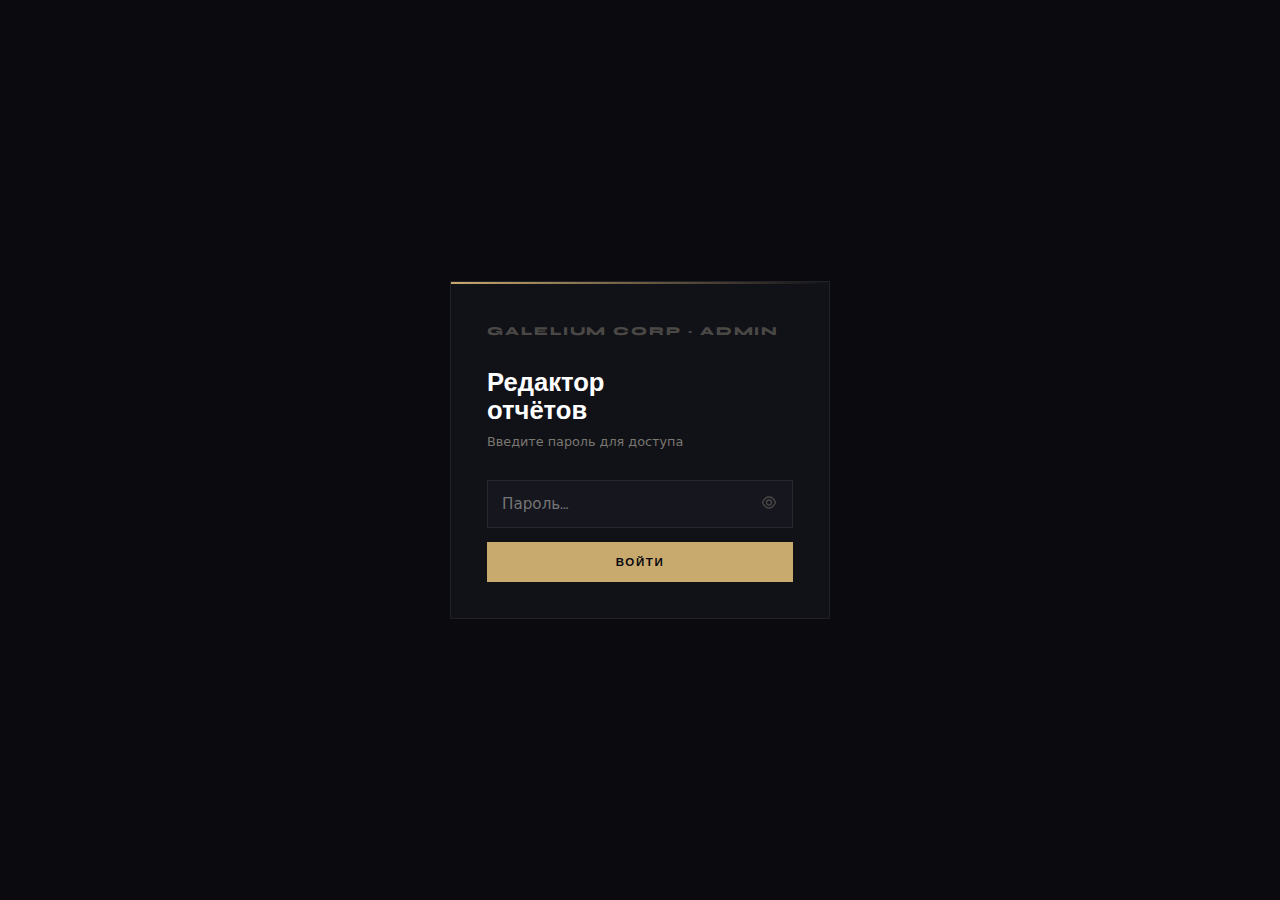
<file: admin-reports.html>
<!DOCTYPE html>
<html lang="ru">
<head>
  <meta charset="UTF-8" />
  <meta name="viewport" content="width=device-width, initial-scale=1.0" />
  <title>Редактор отчётов · Galelium</title>
  <meta name="robots" content="noindex, nofollow" />

  <link rel="preconnect" href="https://fonts.googleapis.com" />
  <link rel="preconnect" href="https://fonts.gstatic.com" crossorigin />
  <link rel="preload" as="style"
        href="https://fonts.googleapis.com/css2?family=Syne:wght@700;800&family=DM+Sans:ital,wght@0,300;0,400;0,500;1,300&display=swap"
        onload="this.onload=null;this.rel='stylesheet'" />
  <noscript><link rel="stylesheet" href="https://fonts.googleapis.com/css2?family=Syne:wght@700;800&family=DM+Sans:ital,wght@0,300;0,400;0,500;1,300&display=swap" /></noscript>

  <style>
    :root {
      --bg:         #0a0a0f;
      --surface:    #111118;
      --surface-2:  #16161f;
      --surface-3:  #1c1c28;
      --border:     rgba(255,255,255,.07);
      --border-h:   rgba(255,255,255,.13);
      --accent:     #c8a96e;
      --accent-dim: rgba(200,169,110,.10);
      --accent-mid: rgba(200,169,110,.32);
      --text:       #e8e6e0;
      --muted:      #7a7870;
      --muted-2:    #4a4845;
      --green:      #4caf82;
      --green-dim:  rgba(76,175,130,.12);
      --red:        #cf6679;
      --red-dim:    rgba(207,102,121,.10);
      --font-sans:    'DM Sans', system-ui, sans-serif;
      --font-display: 'Syne', sans-serif;
      --r: 2px;
      --ease: cubic-bezier(.4,0,.2,1);
      --t: .25s;
      --t-fast: .15s;
    }
    *, *::before, *::after { box-sizing: border-box; margin: 0; padding: 0; }
    html { -webkit-text-size-adjust: 100%; text-size-adjust: 100%; }
    body {
      background: var(--bg); color: var(--text);
      font-family: var(--font-sans); font-weight: 300;
      font-size: 1rem; line-height: 1.6; min-height: 100svh;
      -webkit-font-smoothing: antialiased;
    }
    a { color: inherit; }

    /* ── ЭКРАН ПАРОЛЯ ── */
    #lock-screen {
      position: fixed; inset: 0; z-index: 999;
      background: var(--bg);
      display: flex; align-items: center; justify-content: center;
      flex-direction: column; gap: 0;
    }
    .lock-box {
      width: min(380px, calc(100vw - 40px));
      background: var(--surface);
      border: 1px solid var(--border);
      padding: 40px 36px 36px;
      position: relative;
    }
    .lock-box::before {
      content: '';
      position: absolute; top: 0; left: 0; right: 0; height: 2px;
      background: linear-gradient(90deg, var(--accent), transparent);
    }
    .lock-logo {
      font-family: var(--font-display); font-weight: 800;
      font-size: .75rem; letter-spacing: .16em; text-transform: uppercase;
      color: var(--muted-2); margin-bottom: 28px;
    }
    .lock-title {
      font-family: var(--font-display); font-weight: 800;
      font-size: 1.6rem; color: #fff; line-height: 1.1;
      margin-bottom: 6px;
    }
    .lock-sub { font-size: .8rem; color: var(--muted); margin-bottom: 28px; }
    .lock-input-wrap { position: relative; margin-bottom: 14px; }
    .lock-input {
      width: 100%; background: var(--surface-2); border: 1px solid var(--border);
      color: var(--text); font-family: var(--font-sans); font-size: .95rem;
      padding: 13px 46px 13px 14px; outline: none;
      transition: border-color var(--t-fast);
    }
    .lock-input:focus { border-color: var(--accent-mid); }
    .lock-eye {
      position: absolute; right: 12px; top: 50%; transform: translateY(-50%);
      background: none; border: none; cursor: pointer; color: var(--muted-2);
      padding: 4px; transition: color var(--t-fast);
    }
    .lock-eye:hover { color: var(--muted); }
    .lock-btn {
      width: 100%; background: var(--accent); color: #0a0a0f;
      font-family: var(--font-display); font-weight: 800;
      font-size: .72rem; letter-spacing: .14em; text-transform: uppercase;
      padding: 13px; border: none; cursor: pointer;
      transition: opacity var(--t-fast);
    }
    .lock-btn:hover { opacity: .85; }
    .lock-error {
      font-size: .75rem; color: var(--red); margin-top: 10px;
      display: none;
    }
    .lock-error.visible { display: block; }

    /* ── ОСНОВНОЙ ИНТЕРФЕЙС ── */
    #app { display: none; min-height: 100svh; }

    /* Хедер */
    .app-header {
      background: rgba(10,10,15,.95); border-bottom: 1px solid var(--border);
      padding: 0 clamp(16px,4vw,40px);
      display: flex; align-items: center; justify-content: space-between;
      height: 56px; position: sticky; top: 0; z-index: 100;
      backdrop-filter: blur(16px); -webkit-backdrop-filter: blur(16px);
    }
    .app-header__left { display: flex; align-items: center; gap: 14px; }
    .app-logo {
      font-family: var(--font-display); font-weight: 800; font-size: .85rem;
      letter-spacing: .06em; text-transform: uppercase; color: var(--text);
      text-decoration: none;
    }
    .app-header__sep { width: 1px; height: 18px; background: var(--border); }
    .app-header__title { font-size: .7rem; letter-spacing: .16em; text-transform: uppercase; color: var(--muted); }
    .app-header__right { display: flex; align-items: center; gap: 8px; }

    /* Кнопки */
    .btn {
      display: inline-flex; align-items: center; gap: 7px;
      font-family: var(--font-sans); font-size: .7rem;
      letter-spacing: .1em; text-transform: uppercase;
      padding: 8px 16px; border: none; cursor: pointer;
      white-space: nowrap; transition: opacity var(--t-fast), background var(--t-fast), border-color var(--t-fast);
    }
    .btn-primary { background: var(--accent); color: #0a0a0f; font-family: var(--font-display); font-weight: 800; }
    .btn-primary:hover { opacity: .85; }
    .btn-ghost { background: none; border: 1px solid var(--border); color: var(--muted); }
    .btn-ghost:hover { border-color: var(--border-h); color: var(--text); }
    .btn-danger { background: none; border: 1px solid rgba(207,102,121,.3); color: var(--red); }
    .btn-danger:hover { background: var(--red-dim); }
    .btn-green { background: var(--green); color: #0a0a0f; font-family: var(--font-display); font-weight: 800; }
    .btn-green:hover { opacity: .85; }
    .btn svg { flex-shrink: 0; }

    /* Основной контент */
    .app-body {
      max-width: 1000px; margin: 0 auto;
      padding: 28px clamp(16px,4vw,40px) 60px;
    }

    /* Секция заголовка */
    .section-head {
      display: flex; align-items: center; justify-content: space-between;
      gap: 12px; margin-bottom: 16px; flex-wrap: wrap;
    }
    .section-title {
      font-family: var(--font-display); font-weight: 800;
      font-size: 1rem; color: #fff; letter-spacing: -.01em;
    }
    .section-sub { font-size: .72rem; color: var(--muted); margin-top: 2px; }

    /* Список отчётов в редакторе */
    .report-list { display: flex; flex-direction: column; gap: 2px; margin-bottom: 32px; }
    .report-item {
      display: grid; grid-template-columns: 90px 1fr auto;
      align-items: center; gap: 16px;
      background: var(--surface); border: 1px solid var(--border);
      padding: 14px 16px; cursor: pointer; position: relative; overflow: hidden;
      transition: border-color var(--t-fast), background var(--t-fast);
    }
    .report-item::before { content:''; position:absolute; left:0; top:0; bottom:0; width:3px; background: var(--green); }
    .report-item.viol::before { background: var(--red); }
    .report-item:hover { border-color: var(--border-h); background: var(--surface-2); }
    .ri-date { font-family: var(--font-display); font-weight: 700; font-size: .8rem; color: var(--muted); }
    .ri-date strong { display: block; font-size: 1.1rem; color: #fff; line-height: 1; }
    .ri-meta { min-width: 0; }
    .ri-addr { font-size: .85rem; color: var(--text); white-space: nowrap; overflow: hidden; text-overflow: ellipsis; }
    .ri-times { font-size: .72rem; color: var(--muted); margin-top: 3px; display: flex; gap: 12px; }
    .ri-times span { color: var(--text); }
    .ri-actions { display: flex; gap: 6px; flex-shrink: 0; }
    .icon-btn {
      width: 30px; height: 30px; display: flex; align-items: center; justify-content: center;
      border: 1px solid var(--border); background: none; cursor: pointer; color: var(--muted-2);
      transition: border-color var(--t-fast), color var(--t-fast), background var(--t-fast);
    }
    .icon-btn:hover { border-color: var(--border-h); color: var(--text); }
    .icon-btn.del:hover { border-color: rgba(207,102,121,.4); color: var(--red); background: var(--red-dim); }

    /* ФОРМА */
    .form-card {
      background: var(--surface); border: 1px solid var(--border);
      padding: 28px 28px 24px; margin-bottom: 20px;
    }
    .form-card-title {
      font-family: var(--font-display); font-weight: 700;
      font-size: .78rem; letter-spacing: .12em; text-transform: uppercase;
      color: var(--accent); margin-bottom: 20px;
      display: flex; align-items: center; gap: 10px;
    }
    .form-card-title::after { content:''; flex:1; height:1px; background: var(--border); }

    .form-grid { display: grid; grid-template-columns: 1fr 1fr; gap: 14px; }
    .form-grid.cols-3 { grid-template-columns: 1fr 1fr 1fr; }
    .form-grid.cols-4 { grid-template-columns: 1fr 1fr 1fr 1fr; }
    .form-full { grid-column: 1 / -1; }

    .field { display: flex; flex-direction: column; gap: 5px; }
    .field label {
      font-size: .6rem; letter-spacing: .18em; text-transform: uppercase;
      color: var(--muted-2); font-weight: 400;
    }
    .field label .req { color: var(--accent); margin-left: 3px; }
    .field input, .field textarea, .field select {
      background: var(--surface-2); border: 1px solid var(--border);
      color: var(--text); font-family: var(--font-sans); font-size: .88rem;
      font-weight: 300; padding: 10px 12px; outline: none; width: 100%;
      transition: border-color var(--t-fast);
      -webkit-appearance: none; appearance: none;
    }
    .field input:focus, .field textarea:focus, .field select:focus { border-color: var(--accent-mid); }
    .field input::placeholder, .field textarea::placeholder { color: var(--muted-2); }
    .field textarea { resize: vertical; min-height: 72px; }
    .field select { cursor: pointer; background-image: url("data:image/svg+xml,%3Csvg width='10' height='6' viewBox='0 0 10 6' fill='none' xmlns='http://www.w3.org/2000/svg'%3E%3Cpath d='M1 1l4 4 4-4' stroke='%237a7870' stroke-width='1.3' stroke-linecap='round' stroke-linejoin='round'/%3E%3C/svg%3E"); background-repeat: no-repeat; background-position: right 12px center; padding-right: 32px; }

    /* Поля с подсказками норм */
    .field-hint { font-size: .62rem; color: var(--muted-2); margin-top: 3px; }
    .field-hint.warn { color: var(--red); display: none; }
    .field-hint.warn.show { display: block; }

    /* Путь к фото — визуальный превью */
    .photo-field-wrap { display: flex; flex-direction: column; gap: 5px; }
    .photo-field-inner { display: flex; gap: 6px; align-items: stretch; }
    .photo-field-inner input { flex: 1; }
    .photo-preview-dot {
      width: 40px; height: 40px; border: 1px solid var(--border); background: var(--bg);
      display: flex; align-items: center; justify-content: center;
      flex-shrink: 0; overflow: hidden; cursor: pointer;
      transition: border-color var(--t-fast);
    }
    .photo-preview-dot:hover { border-color: var(--accent-mid); }
    .photo-preview-dot img { width: 100%; height: 100%; object-fit: cover; }
    .photo-preview-dot svg { opacity: .25; }

    /* Тег нарушений */
    .tags-wrap { display: flex; flex-direction: column; gap: 6px; }
    .tag-list { display: flex; flex-wrap: wrap; gap: 6px; min-height: 32px; align-items: flex-start; }
    .tag-chip {
      display: inline-flex; align-items: center; gap: 5px;
      font-size: .65rem; letter-spacing: .1em; text-transform: uppercase;
      color: var(--red); border: 1px solid rgba(207,102,121,.3);
      background: var(--red-dim); padding: 3px 8px;
    }
    .tag-chip button { background: none; border: none; cursor: pointer; color: inherit; padding: 0; line-height: 1; font-size: .8rem; }
    .tag-add-row { display: flex; gap: 6px; }
    .tag-add-row input { flex: 1; }

    /* Разделитель */
    .divider { height: 1px; background: var(--border); margin: 8px 0 20px; }

    /* Форма — кнопки */
    .form-actions { display: flex; gap: 8px; align-items: center; flex-wrap: wrap; padding-top: 8px; }
    .form-actions-right { margin-left: auto; display: flex; gap: 8px; }

    /* JSON OUTPUT */
    .json-panel {
      background: var(--surface); border: 1px solid var(--border);
      display: none;
    }
    .json-panel.visible { display: block; }
    .json-panel-head {
      display: flex; align-items: center; justify-content: space-between;
      padding: 14px 20px; border-bottom: 1px solid var(--border);
    }
    .json-panel-head-left { display: flex; align-items: center; gap: 10px; }
    .json-label {
      font-family: var(--font-display); font-weight: 800;
      font-size: .68rem; letter-spacing: .14em; text-transform: uppercase;
      color: var(--accent);
    }
    .json-count { font-size: .65rem; color: var(--muted-2); }
    .json-output {
      font-family: 'Courier New', monospace; font-size: .75rem;
      line-height: 1.65; color: #c9d1d9;
      background: #0d1117; padding: 20px; max-height: 420px;
      overflow-y: auto; white-space: pre; border: none; outline: none;
      width: 100%; resize: none; display: block;
    }
    .json-footer { padding: 14px 20px; border-top: 1px solid var(--border); background: var(--surface-2); }
    .json-footer-text { font-size: .72rem; color: var(--muted); line-height: 1.6; }
    .json-footer-text strong { color: var(--text); }
    .json-footer-steps { display: flex; gap: 8px; align-items: center; flex-wrap: wrap; margin-top: 10px; }
    .step-badge {
      display: inline-flex; align-items: center; gap: 6px;
      font-size: .62rem; letter-spacing: .1em; text-transform: uppercase;
      color: var(--muted-2); background: var(--surface); border: 1px solid var(--border);
      padding: 4px 10px;
    }
    .step-num { font-family: var(--font-display); font-weight: 800; color: var(--accent); font-size: .7rem; }

    /* Тост */
    .toast {
      position: fixed; bottom: 24px; right: 24px; z-index: 999;
      background: var(--surface); border: 1px solid var(--border);
      padding: 12px 20px; font-size: .8rem;
      transform: translateY(80px); opacity: 0;
      transition: transform .3s var(--ease), opacity .3s ease;
      pointer-events: none; display: flex; align-items: center; gap: 10px;
    }
    .toast.show { transform: translateY(0); opacity: 1; pointer-events: auto; }
    .toast.success { border-color: rgba(76,175,130,.3); }
    .toast.success .toast-dot { background: var(--green); }
    .toast.error { border-color: rgba(207,102,121,.3); }
    .toast.error .toast-dot { background: var(--red); }
    .toast-dot { width: 6px; height: 6px; border-radius: 50%; flex-shrink: 0; }

    /* Пустое состояние */
    .empty { text-align: center; padding: 48px 20px; color: var(--muted); font-size: .85rem; border: 1px dashed var(--border); }
    .empty svg { margin: 0 auto 12px; opacity: .2; }

    /* Статус-строка */
    .status-bar {
      display: flex; align-items: center; gap: 8px;
      font-size: .62rem; letter-spacing: .12em; text-transform: uppercase;
      color: var(--muted-2);
    }
    .status-dot { width: 6px; height: 6px; border-radius: 50%; background: var(--green); animation: pulse-g 2.2s ease-in-out infinite; }
    @keyframes pulse-g { 0%,100%{box-shadow:0 0 0 0 rgba(76,175,130,.4)} 50%{box-shadow:0 0 0 5px rgba(76,175,130,0)} }

    /* Адаптив */
    @media (max-width: 640px) {
      .form-grid { grid-template-columns: 1fr; }
      .form-grid.cols-3 { grid-template-columns: 1fr 1fr; }
      .form-grid.cols-4 { grid-template-columns: 1fr 1fr; }
      .report-item { grid-template-columns: 70px 1fr; }
      .ri-actions { display: none; }
    }
  </style>
</head>
<body>

<!-- ── ЭКРАН ПАРОЛЯ ── -->
<div id="lock-screen">
  <div class="lock-box">
    <div class="lock-logo">Galelium Corp · Admin</div>
    <div class="lock-title">Редактор<br>отчётов</div>
    <div class="lock-sub">Введите пароль для доступа</div>
    <div class="lock-input-wrap">
      <input type="password" class="lock-input" id="lock-input" placeholder="Пароль…" autocomplete="current-password" />
      <button class="lock-eye" id="lock-eye" aria-label="Показать пароль">
        <svg width="16" height="16" viewBox="0 0 16 16" fill="none" id="eye-icon"><circle cx="8" cy="8" r="2.5" stroke="currentColor" stroke-width="1.3"/><path d="M1.5 8c1.5-3.5 4-5.5 6.5-5.5s5 2 6.5 5.5c-1.5 3.5-4 5.5-6.5 5.5S3 11.5 1.5 8z" stroke="currentColor" stroke-width="1.3"/></svg>
      </button>
    </div>
    <button class="lock-btn" id="lock-btn">Войти</button>
    <div class="lock-error" id="lock-error">Неверный пароль. Попробуйте снова.</div>
  </div>
</div>

<!-- ── ОСНОВНОЕ ПРИЛОЖЕНИЕ ── -->
<div id="app">

  <header class="app-header">
    <div class="app-header__left">
      <a href="https://galelium.com" class="app-logo">Galelium</a>
      <div class="app-header__sep"></div>
      <div class="app-header__title">Редактор отчётов</div>
    </div>
    <div class="app-header__right">
      <div class="status-bar"><span class="status-dot"></span> <span id="report-count">0 отчётов</span></div>
      <button class="btn btn-ghost" id="btn-export-json">
        <svg width="13" height="13" viewBox="0 0 13 13" fill="none"><path d="M6.5 1v8M3.5 6l3 3 3-3M1.5 11h10" stroke="currentColor" stroke-width="1.3" stroke-linecap="round" stroke-linejoin="round"/></svg>
        Получить JSON
      </button>
      <button class="btn btn-ghost" id="btn-logout">Выйти</button>
    </div>
  </header>

  <div class="app-body">

    <!-- Список существующих отчётов -->
    <div class="section-head">
      <div>
        <div class="section-title">Отчёты в базе</div>
        <div class="section-sub">Нажми на отчёт — откроется редактирование. Красная полоска — нарушения по нормам.</div>
      </div>
      <div style="display:flex;gap:8px;">
        <button class="btn btn-ghost" id="btn-load-json" title="Загрузить reports.json с сервера">
          <svg width="13" height="13" viewBox="0 0 13 13" fill="none"><path d="M6.5 12V4M3.5 7l3-3 3 3M1.5 1.5h10" stroke="currentColor" stroke-width="1.3" stroke-linecap="round" stroke-linejoin="round"/></svg>
          Загрузить
        </button>
        <button class="btn btn-primary" id="btn-new">
          <svg width="12" height="12" viewBox="0 0 12 12" fill="none"><path d="M6 1v10M1 6h10" stroke="currentColor" stroke-width="1.5" stroke-linecap="round"/></svg>
          Новый отчёт
        </button>
      </div>
    </div>

    <div class="report-list" id="report-list">
      <div class="empty">
        <svg width="32" height="32" viewBox="0 0 32 32" fill="none"><rect x="6" y="4" width="20" height="24" rx="2" stroke="currentColor" stroke-width="1.5"/><path d="M11 11h10M11 16h7M11 21h5" stroke="currentColor" stroke-width="1.3" stroke-linecap="round"/></svg>
        <p>Нажми «Загрузить» чтобы подтянуть reports.json,<br>или «Новый отчёт» чтобы добавить с нуля.</p>
      </div>
    </div>

    <!-- ФОРМА -->
    <div id="form-section" style="display:none">
      <div class="section-head" style="margin-top:8px">
        <div>
          <div class="section-title" id="form-title">Новый отчёт</div>
          <div class="section-sub" id="form-subtitle">Заполни все поля и нажми «Сохранить»</div>
        </div>
        <button class="btn btn-ghost" id="btn-cancel-form">Отменить</button>
      </div>

      <!-- Основное -->
      <div class="form-card">
        <div class="form-card-title">Основные данные</div>
        <div class="form-grid">
          <div class="field">
            <label>Дата смены <span class="req">*</span></label>
            <input type="date" id="f-date" />
          </div>
          <div class="field">
            <label>Адрес объекта <span class="req">*</span></label>
            <input type="text" id="f-address" placeholder="ул. Бабушкина 9, СПБ" />
          </div>
        </div>
      </div>

      <!-- Приход -->
      <div class="form-card">
        <div class="form-card-title">
          <svg width="12" height="12" viewBox="0 0 12 12" fill="none"><circle cx="6" cy="6" r="4.5" stroke="var(--green)" stroke-width="1.3"/><path d="M6 3.5v3l1.5 1.5" stroke="var(--green)" stroke-width="1.3" stroke-linecap="round"/></svg>
          Приход
        </div>
        <div class="form-grid">
          <div class="field">
            <label>Время прихода <span class="req">*</span></label>
            <input type="time" id="f-arr-time" value="10:00" />
          </div>
          <div class="field">
            <label>Заметка о приходе</label>
            <input type="text" id="f-arr-note" placeholder="Прибыл вовремя, ТСД принят у сменщика" />
          </div>
          <div class="field form-full photo-field-wrap">
            <label>Путь к фото ТСД (приход)</label>
            <div class="photo-field-inner">
              <input type="text" id="f-arr-photo" placeholder="img_reports/IMG_YYYYMMDD_HHMMSS.jpg" />
              <div class="photo-preview-dot" id="prev-arr" title="Превью">
                <svg width="14" height="14" viewBox="0 0 14 14" fill="none"><rect x="2" y="3" width="10" height="8" rx="1" stroke="currentColor" stroke-width="1.2"/><circle cx="9.5" cy="6.5" r="1" stroke="currentColor" stroke-width="1"/><path d="M2 9l3-3 3 3 2-2 2 2" stroke="currentColor" stroke-width="1.2" stroke-linecap="round" stroke-linejoin="round"/></svg>
              </div>
            </div>
          </div>
        </div>
      </div>

      <!-- Уход -->
      <div class="form-card">
        <div class="form-card-title">
          <svg width="12" height="12" viewBox="0 0 12 12" fill="none"><circle cx="6" cy="6" r="4.5" stroke="var(--red)" stroke-width="1.3"/><path d="M6 3.5v3l-1.5 1.5" stroke="var(--red)" stroke-width="1.3" stroke-linecap="round"/></svg>
          Уход
        </div>
        <div class="form-grid">
          <div class="field">
            <label>Время ухода <span class="req">*</span></label>
            <input type="time" id="f-dep-time" value="22:00" />
          </div>
          <div class="field">
            <label>Заметка об уходе</label>
            <input type="text" id="f-dep-note" placeholder="Смена закрыта" />
          </div>
        </div>
        <div class="divider"></div>
        <div class="form-grid cols-3">
          <div class="field photo-field-wrap">
            <label>Фото ТСД (уход)</label>
            <div class="photo-field-inner">
              <input type="text" id="f-dep-tsd" placeholder="img_reports/IMG_…_TSD.jpg" />
              <div class="photo-preview-dot" id="prev-dep-tsd" title="Превью"><svg width="14" height="14" viewBox="0 0 14 14" fill="none"><rect x="2" y="3" width="10" height="8" rx="1" stroke="currentColor" stroke-width="1.2"/><circle cx="9.5" cy="6.5" r="1" stroke="currentColor" stroke-width="1"/><path d="M2 9l3-3 3 3 2-2 2 2" stroke="currentColor" stroke-width="1.2" stroke-linecap="round" stroke-linejoin="round"/></svg></div>
            </div>
          </div>
          <div class="field photo-field-wrap">
            <label>Фото статистики 1</label>
            <div class="photo-field-inner">
              <input type="text" id="f-dep-st1" placeholder="img_reports/IMG_…_ST1.jpg" />
              <div class="photo-preview-dot" id="prev-dep-st1" title="Превью"><svg width="14" height="14" viewBox="0 0 14 14" fill="none"><rect x="2" y="3" width="10" height="8" rx="1" stroke="currentColor" stroke-width="1.2"/><circle cx="9.5" cy="6.5" r="1" stroke="currentColor" stroke-width="1"/><path d="M2 9l3-3 3 3 2-2 2 2" stroke="currentColor" stroke-width="1.2" stroke-linecap="round" stroke-linejoin="round"/></svg></div>
            </div>
          </div>
          <div class="field photo-field-wrap">
            <label>Фото статистики 2</label>
            <div class="photo-field-inner">
              <input type="text" id="f-dep-st2" placeholder="img_reports/IMG_…_ST2.jpg" />
              <div class="photo-preview-dot" id="prev-dep-st2" title="Превью"><svg width="14" height="14" viewBox="0 0 14 14" fill="none"><rect x="2" y="3" width="10" height="8" rx="1" stroke="currentColor" stroke-width="1.2"/><circle cx="9.5" cy="6.5" r="1" stroke="currentColor" stroke-width="1"/><path d="M2 9l3-3 3 3 2-2 2 2" stroke="currentColor" stroke-width="1.2" stroke-linecap="round" stroke-linejoin="round"/></svg></div>
            </div>
          </div>
        </div>
      </div>

      <!-- Статистика -->
      <div class="form-card">
        <div class="form-card-title">Показатели смены</div>
        <div class="form-grid cols-4">
          <div class="field">
            <label>Позиций собрано</label>
            <input type="number" id="f-positions" min="0" placeholder="535" />
          </div>
          <div class="field">
            <label>Заказов</label>
            <input type="number" id="f-orders" min="0" placeholder="44" />
          </div>
          <div class="field">
            <label>Корректировки, %</label>
            <input type="number" id="f-corr" step="0.01" min="0" max="100" placeholder="11.36" />
            <div class="field-hint">Норма ≤ 4%</div>
            <div class="field-hint warn" id="corr-warn">⚠ Выше нормы!</div>
          </div>
          <div class="field">
            <label>Ср. скорость, сек</label>
            <input type="number" id="f-speed" min="0" placeholder="53" />
            <div class="field-hint">Норма ≤ 38 сек</div>
            <div class="field-hint warn" id="speed-warn">⚠ Выше нормы!</div>
          </div>
        </div>
      </div>

      <!-- Telegram + теги -->
      <div class="form-card">
        <div class="form-card-title">Дополнительно</div>
        <div class="form-grid">
          <div class="field">
            <label>Ссылка на пост в Telegram</label>
            <input type="url" id="f-tg" placeholder="https://t.me/канал/123" />
          </div>
          <div class="field">
            <label>Теги / нарушения</label>
            <div class="tags-wrap">
              <div class="tag-list" id="tag-list"></div>
              <div class="tag-add-row">
                <input type="text" id="tag-input" placeholder="Добавить тег…" />
                <button class="btn btn-ghost" id="btn-add-tag" style="padding:8px 12px;">+ Добавить</button>
              </div>
            </div>
          </div>
        </div>
      </div>

      <div class="form-actions">
        <div id="form-validation" style="font-size:.75rem;color:var(--red);display:none"></div>
        <div class="form-actions-right">
          <button class="btn btn-ghost" id="btn-cancel-form-2">Отменить</button>
          <button class="btn btn-primary" id="btn-save">
            <svg width="12" height="12" viewBox="0 0 12 12" fill="none"><path d="M2 6.5l3 3 5-5" stroke="currentColor" stroke-width="1.5" stroke-linecap="round" stroke-linejoin="round"/></svg>
            Сохранить отчёт
          </button>
        </div>
      </div>
    </div>

    <!-- JSON OUTPUT -->
    <div class="json-panel" id="json-panel">
      <div class="json-panel-head">
        <div class="json-panel-head-left">
          <span class="json-label">reports.json</span>
          <span class="json-count" id="json-count"></span>
        </div>
        <div style="display:flex;gap:8px">
          <button class="btn btn-ghost" id="btn-copy-json">
            <svg width="12" height="12" viewBox="0 0 12 12" fill="none"><rect x="4" y="4" width="7" height="7" rx="1" stroke="currentColor" stroke-width="1.2"/><path d="M2 8V2h6" stroke="currentColor" stroke-width="1.2" stroke-linecap="round" stroke-linejoin="round"/></svg>
            Копировать
          </button>
          <button class="btn btn-green" id="btn-download-json">
            <svg width="12" height="12" viewBox="0 0 12 12" fill="none"><path d="M6 1v7M3.5 5.5l2.5 2.5 2.5-2.5M1.5 10.5h9" stroke="currentColor" stroke-width="1.3" stroke-linecap="round" stroke-linejoin="round"/></svg>
            Скачать файл
          </button>
        </div>
      </div>
      <textarea class="json-output" id="json-output" spellcheck="false" readonly></textarea>
      <div class="json-footer">
        <div class="json-footer-text">
          <strong>Как обновить сайт:</strong> скопируй или скачай файл, затем замени <code>reports.json</code> в репозитории GitHub.
        </div>
        <div class="json-footer-steps">
          <span class="step-badge"><span class="step-num">1</span> Скачай файл выше</span>
          <span style="color:var(--muted-2);font-size:.7rem">→</span>
          <span class="step-badge"><span class="step-num">2</span> Открой GitHub → reports.json</span>
          <span style="color:var(--muted-2);font-size:.7rem">→</span>
          <span class="step-badge"><span class="step-num">3</span> Нажми ✏ Edit → вставь → Commit</span>
        </div>
      </div>
    </div>

  </div>
</div>

<!-- Тост -->
<div class="toast" id="toast">
  <span class="toast-dot"></span>
  <span id="toast-text"></span>
</div>

<script>
(function () {
  'use strict';

  /* ══════════════════════════════════════════════
     ПАРОЛЬ
     Замени 'galelium2026' на свой пароль
  ══════════════════════════════════════════════ */
  var PASSWORD = 'galelium2026';
  var SESSION_KEY = 'glm_admin_auth';

  var lockScreen = document.getElementById('lock-screen');
  var app        = document.getElementById('app');
  var lockInput  = document.getElementById('lock-input');
  var lockBtn    = document.getElementById('lock-btn');
  var lockError  = document.getElementById('lock-error');
  var lockEye    = document.getElementById('lock-eye');

  function unlock() {
    if (lockInput.value === PASSWORD) {
      sessionStorage.setItem(SESSION_KEY, '1');
      lockScreen.style.display = 'none';
      app.style.display = 'block';
      loadFromStorage();
    } else {
      lockError.classList.add('visible');
      lockInput.value = '';
      lockInput.focus();
      setTimeout(function(){ lockError.classList.remove('visible'); }, 2500);
    }
  }

  lockBtn.addEventListener('click', unlock);
  lockInput.addEventListener('keydown', function(e){ if(e.key==='Enter') unlock(); });
  lockEye.addEventListener('click', function(){
    lockInput.type = lockInput.type === 'password' ? 'text' : 'password';
  });
  document.getElementById('btn-logout').addEventListener('click', function(){
    sessionStorage.removeItem(SESSION_KEY);
    location.reload();
  });

  /* Авто-разблокировка если уже авторизован в сессии */
  if (sessionStorage.getItem(SESSION_KEY) === '1') {
    lockScreen.style.display = 'none';
    app.style.display = 'block';
    loadFromStorage();
  }

  /* ══════════════════════════════════════════════
     ДАННЫЕ
  ══════════════════════════════════════════════ */
  var STORAGE_KEY = 'glm_reports_data';
  var reports = [];
  var editingId = null;
  var currentTags = [];

  function saveToStorage() { localStorage.setItem(STORAGE_KEY, JSON.stringify(reports)); }

  function loadFromStorage() {
    var raw = localStorage.getItem(STORAGE_KEY);
    if (raw) {
      try { reports = JSON.parse(raw); } catch(e){ reports = []; }
    }
    renderReportList();
    updateCount();
  }

  /* Загрузить reports.json с сервера */
  document.getElementById('btn-load-json').addEventListener('click', function() {
    fetch('reports.json')
      .then(function(r){ return r.json(); })
      .then(function(data){
        reports = data.sort(function(a,b){ return b.date.localeCompare(a.date); });
        saveToStorage();
        renderReportList();
        updateCount();
        toast('Загружено ' + reports.length + ' отчётов', 'success');
      })
      .catch(function(){ toast('Не удалось загрузить reports.json', 'error'); });
  });

  /* ══════════════════════════════════════════════
     СПИСОК ОТЧЁТОВ
  ══════════════════════════════════════════════ */
  function fmtDate(s) {
    var d = new Date(s + 'T00:00:00');
    var M = ['янв','фев','мар','апр','май','июн','июл','авг','сен','окт','ноя','дек'];
    var D = ['Вс','Пн','Вт','Ср','Чт','Пт','Сб'];
    return { day: d.getDate(), month: M[d.getMonth()], dow: D[d.getDay()] };
  }

  function isViolation(r) {
    if (!r.stats) return false;
    return (r.stats.correction_pct > 4) || (r.stats.avg_position_sec > 38);
  }

  function renderReportList() {
    var el = document.getElementById('report-list');
    if (!reports.length) {
      el.innerHTML = '<div class="empty"><svg width="32" height="32" viewBox="0 0 32 32" fill="none"><rect x="6" y="4" width="20" height="24" rx="2" stroke="currentColor" stroke-width="1.5"/><path d="M11 11h10M11 16h7M11 21h5" stroke="currentColor" stroke-width="1.3" stroke-linecap="round"/></svg><p>Нет отчётов. Нажми «Загрузить» или «Новый отчёт».</p></div>';
      return;
    }
    var sorted = reports.slice().sort(function(a,b){ return b.date.localeCompare(a.date); });
    el.innerHTML = sorted.map(function(r) {
      var d = fmtDate(r.date);
      var viol = isViolation(r);
      var corrVal = r.stats && r.stats.correction_pct !== undefined ? r.stats.correction_pct.toFixed(1)+'%' : '—';
      var speedVal = r.stats && r.stats.avg_position_sec !== undefined ? r.stats.avg_position_sec+'с' : '—';
      return '<div class="report-item'+(viol?' viol':'')+'" data-id="'+r.id+'">' +
        '<div class="ri-date"><strong>'+d.day+'</strong> '+d.month+' · '+d.dow+'</div>' +
        '<div class="ri-meta">' +
          '<div class="ri-addr">'+r.address+'</div>' +
          '<div class="ri-times">' +
            'Приход <span>'+(r.arrival?r.arrival.time:'—')+'</span>' +
            ' · Уход <span>'+(r.departure?r.departure.time:'—')+'</span>' +
            (r.stats?' · Корр <span style="color:'+(viol?'var(--red)':'var(--green)')+'">'+corrVal+'</span> · Скор <span style="color:'+(r.stats.avg_position_sec>38?'var(--red)':'var(--green)')+'">'+speedVal+'</span>':'') +
          '</div>' +
        '</div>' +
        '<div class="ri-actions">' +
          '<button class="icon-btn edit-btn" data-id="'+r.id+'" title="Редактировать"><svg width="13" height="13" viewBox="0 0 13 13" fill="none"><path d="M9 2l2 2-7 7H2V9l7-7z" stroke="currentColor" stroke-width="1.2" stroke-linejoin="round"/></svg></button>' +
          '<button class="icon-btn del del-btn" data-id="'+r.id+'" title="Удалить"><svg width="13" height="13" viewBox="0 0 13 13" fill="none"><path d="M2.5 4h8M5 4V2.5h3V4M5.5 6.5v3M7.5 6.5v3M3.5 4l.5 7h5l.5-7" stroke="currentColor" stroke-width="1.2" stroke-linecap="round" stroke-linejoin="round"/></svg></button>' +
        '</div>' +
      '</div>';
    }).join('');

    /* Клики */
    el.querySelectorAll('.edit-btn').forEach(function(b){ b.addEventListener('click', function(e){ e.stopPropagation(); openForm(b.dataset.id); }); });
    el.querySelectorAll('.del-btn').forEach(function(b){ b.addEventListener('click', function(e){ e.stopPropagation(); deleteReport(b.dataset.id); }); });
    el.querySelectorAll('.report-item').forEach(function(item){ item.addEventListener('click', function(){ openForm(item.dataset.id); }); });
  }

  function updateCount() {
    document.getElementById('report-count').textContent = reports.length + ' ' + plural(reports.length, 'отчёт','отчёта','отчётов');
    document.getElementById('json-count').textContent = reports.length + ' записей';
  }

  function plural(n, a, b, c) {
    var m = n % 100;
    if (m >= 11 && m <= 19) return c;
    var r = n % 10;
    if (r === 1) return a;
    if (r >= 2 && r <= 4) return b;
    return c;
  }

  function deleteReport(id) {
    if (!confirm('Удалить отчёт? Это действие нельзя отменить.')) return;
    reports = reports.filter(function(r){ return r.id !== id; });
    saveToStorage();
    renderReportList();
    updateCount();
    refreshJsonPanel();
    toast('Отчёт удалён', 'error');
  }

  /* ══════════════════════════════════════════════
     ФОРМА
  ══════════════════════════════════════════════ */
  function openForm(id) {
    var formSection = document.getElementById('form-section');
    formSection.style.display = 'block';
    formSection.scrollIntoView({ behavior: 'smooth', block: 'start' });
    editingId = id || null;

    if (id) {
      var r = reports.find(function(x){ return x.id === id; });
      if (!r) return;
      document.getElementById('form-title').textContent = 'Редактировать отчёт';
      document.getElementById('form-subtitle').textContent = r.date + ' · ' + r.address;
      fillForm(r);
    } else {
      document.getElementById('form-title').textContent = 'Новый отчёт';
      document.getElementById('form-subtitle').textContent = 'Заполни все поля';
      clearForm();
    }
  }

  function fillForm(r) {
    setVal('f-date',     r.date || '');
    setVal('f-address',  r.address || '');
    setVal('f-arr-time', r.arrival  ? r.arrival.time  : '10:00');
    setVal('f-arr-note', r.arrival  ? (r.arrival.note  || '') : '');
    setVal('f-arr-photo',r.arrival  ? (r.arrival.photo_tsd || '') : '');
    setVal('f-dep-time', r.departure ? r.departure.time : '22:00');
    setVal('f-dep-note', r.departure ? (r.departure.note || '') : '');
    setVal('f-dep-tsd',  r.departure ? (r.departure.photo_tsd    || '') : '');
    setVal('f-dep-st1',  r.departure ? (r.departure.photo_stats1 || '') : '');
    setVal('f-dep-st2',  r.departure ? (r.departure.photo_stats2 || '') : '');
    setVal('f-positions',r.stats ? (r.stats.positions || '') : '');
    setVal('f-orders',   r.stats ? (r.stats.orders    || '') : '');
    setVal('f-corr',     r.stats ? (r.stats.correction_pct    !== undefined ? r.stats.correction_pct    : '') : '');
    setVal('f-speed',    r.stats ? (r.stats.avg_position_sec  !== undefined ? r.stats.avg_position_sec  : '') : '');
    setVal('f-tg',       r.telegram_post || '');
    currentTags = r.tags ? r.tags.slice() : [];
    renderTags();
    checkNorms();
  }

  function clearForm() {
    var today = new Date().toISOString().slice(0,10);
    setVal('f-date', today);
    ['f-address','f-arr-note','f-arr-photo','f-dep-note','f-dep-tsd','f-dep-st1','f-dep-st2','f-positions','f-orders','f-corr','f-speed','f-tg'].forEach(function(id){ setVal(id,''); });
    setVal('f-arr-time','10:00');
    setVal('f-dep-time','22:00');
    currentTags = [];
    renderTags();
  }

  function setVal(id, v) { var el = document.getElementById(id); if(el) el.value = v; }
  function getVal(id) { var el = document.getElementById(id); return el ? el.value.trim() : ''; }
  function getNum(id) { var v = getVal(id); return v !== '' ? parseFloat(v) : undefined; }

  /* Проверка норм в реальном времени */
  function checkNorms() {
    var corr  = parseFloat(getVal('f-corr'));
    var speed = parseFloat(getVal('f-speed'));
    var cw = document.getElementById('corr-warn');
    var sw = document.getElementById('speed-warn');
    if (cw) cw.classList.toggle('show', !isNaN(corr)  && corr  > 4);
    if (sw) sw.classList.toggle('show', !isNaN(speed) && speed > 38);
  }
  document.getElementById('f-corr').addEventListener('input',  checkNorms);
  document.getElementById('f-speed').addEventListener('input', checkNorms);

  /* Теги */
  function renderTags() {
    var list = document.getElementById('tag-list');
    list.innerHTML = currentTags.map(function(t, i){
      return '<span class="tag-chip">'+escHtml(t)+'<button data-i="'+i+'" aria-label="Удалить тег">×</button></span>';
    }).join('');
    list.querySelectorAll('button').forEach(function(b){
      b.addEventListener('click', function(){
        currentTags.splice(parseInt(b.dataset.i), 1);
        renderTags();
      });
    });
  }
  document.getElementById('btn-add-tag').addEventListener('click', addTag);
  document.getElementById('tag-input').addEventListener('keydown', function(e){ if(e.key==='Enter'){ e.preventDefault(); addTag(); } });
  function addTag() {
    var v = document.getElementById('tag-input').value.trim();
    if (!v) return;
    currentTags.push(v);
    renderTags();
    document.getElementById('tag-input').value = '';
  }

  /* Превью фото при вводе пути */
  function bindPhotoPrev(inputId, prevId) {
    document.getElementById(inputId).addEventListener('input', function(){
      var prev = document.getElementById(prevId);
      var src = this.value.trim();
      if (src) {
        prev.innerHTML = '<img src="'+src+'" alt="prev" onerror="this.parentElement.innerHTML=\'<svg width=14 height=14 viewBox=\\\"0 0 14 14\\\" fill=none><rect x=2 y=3 width=10 height=8 rx=1 stroke=currentColor stroke-width=1.2/></svg>\'">';
      } else {
        prev.innerHTML = '<svg width="14" height="14" viewBox="0 0 14 14" fill="none"><rect x="2" y="3" width="10" height="8" rx="1" stroke="currentColor" stroke-width="1.2"/></svg>';
      }
    });
  }
  bindPhotoPrev('f-arr-photo','prev-arr');
  bindPhotoPrev('f-dep-tsd','prev-dep-tsd');
  bindPhotoPrev('f-dep-st1','prev-dep-st1');
  bindPhotoPrev('f-dep-st2','prev-dep-st2');

  /* Сохранение */
  document.getElementById('btn-save').addEventListener('click', saveReport);
  function saveReport() {
    var date    = getVal('f-date');
    var address = getVal('f-address');
    var arrTime = getVal('f-arr-time');
    var depTime = getVal('f-dep-time');
    var valid = document.getElementById('form-validation');

    if (!date || !address || !arrTime || !depTime) {
      valid.textContent = 'Заполните обязательные поля: Дата, Адрес, Время прихода и ухода';
      valid.style.display = 'block';
      return;
    }
    valid.style.display = 'none';

    var id = editingId || ('r-' + date.replace(/-/g,''));

    var report = {
      id: id,
      date: date,
      address: address,
      arrival: {
        time: arrTime,
        photo_tsd: getVal('f-arr-photo') || undefined,
        note: getVal('f-arr-note') || undefined
      },
      departure: {
        time: depTime,
        photo_tsd:    getVal('f-dep-tsd') || undefined,
        photo_stats1: getVal('f-dep-st1') || undefined,
        photo_stats2: getVal('f-dep-st2') || undefined,
        note: getVal('f-dep-note') || undefined
      }
    };

    /* Убираем undefined */
    ['photo_tsd','note'].forEach(function(k){ if(!report.arrival[k]) delete report.arrival[k]; });
    ['photo_tsd','photo_stats1','photo_stats2','note'].forEach(function(k){ if(!report.departure[k]) delete report.departure[k]; });

    /* Статистика */
    var pos   = getNum('f-positions');
    var ord   = getNum('f-orders');
    var corr  = getNum('f-corr');
    var speed = getNum('f-speed');
    if (pos !== undefined || ord !== undefined || corr !== undefined || speed !== undefined) {
      report.stats = {};
      if (pos   !== undefined) report.stats.positions         = pos;
      if (ord   !== undefined) report.stats.orders             = ord;
      if (corr  !== undefined) report.stats.correction_pct    = corr;
      if (speed !== undefined) report.stats.avg_position_sec  = speed;
    }

    if (currentTags.length) report.tags = currentTags.slice();
    var tg = getVal('f-tg');
    if (tg) report.telegram_post = tg;

    /* Заменяем или добавляем */
    var idx = reports.findIndex(function(r){ return r.id === id; });
    if (idx >= 0) reports[idx] = report;
    else reports.push(report);

    saveToStorage();
    renderReportList();
    updateCount();
    refreshJsonPanel();
    closeForm();
    toast(editingId ? 'Отчёт обновлён' : 'Отчёт добавлен', 'success');
  }

  function closeForm() {
    document.getElementById('form-section').style.display = 'none';
    editingId = null;
  }
  document.getElementById('btn-cancel-form').addEventListener('click', closeForm);
  document.getElementById('btn-cancel-form-2').addEventListener('click', closeForm);
  document.getElementById('btn-new').addEventListener('click', function(){ openForm(null); });

  /* ══════════════════════════════════════════════
     JSON OUTPUT
  ══════════════════════════════════════════════ */
  function generateJSON() {
    var sorted = reports.slice().sort(function(a,b){ return b.date.localeCompare(a.date); });
    return JSON.stringify(sorted, null, 2);
  }

  function refreshJsonPanel() {
    var panel = document.getElementById('json-panel');
    var output = document.getElementById('json-output');
    if (!reports.length) { panel.classList.remove('visible'); return; }
    output.value = generateJSON();
    updateCount();
    panel.classList.add('visible');
  }

  document.getElementById('btn-export-json').addEventListener('click', function(){
    refreshJsonPanel();
    document.getElementById('json-panel').scrollIntoView({ behavior: 'smooth', block: 'start' });
  });

  document.getElementById('btn-copy-json').addEventListener('click', function(){
    var text = document.getElementById('json-output').value;
    if (navigator.clipboard) {
      navigator.clipboard.writeText(text).then(function(){ toast('JSON скопирован в буфер', 'success'); });
    } else {
      document.getElementById('json-output').select();
      document.execCommand('copy');
      toast('JSON скопирован', 'success');
    }
  });

  document.getElementById('btn-download-json').addEventListener('click', function(){
    var text = document.getElementById('json-output').value;
    var blob = new Blob([text], { type: 'application/json' });
    var url  = URL.createObjectURL(blob);
    var a    = document.createElement('a');
    a.href = url; a.download = 'reports.json';
    a.click();
    URL.revokeObjectURL(url);
    toast('Файл скачан', 'success');
  });

  /* ══════════════════════════════════════════════
     УТИЛИТЫ
  ══════════════════════════════════════════════ */
  function escHtml(s) { return s.replace(/&/g,'&amp;').replace(/</g,'&lt;').replace(/>/g,'&gt;').replace(/"/g,'&quot;'); }

  var toastTimer;
  function toast(msg, type) {
    var el   = document.getElementById('toast');
    var text = document.getElementById('toast-text');
    el.className = 'toast ' + (type||'');
    text.textContent = msg;
    clearTimeout(toastTimer);
    setTimeout(function(){ el.classList.add('show'); }, 10);
    toastTimer = setTimeout(function(){ el.classList.remove('show'); }, 3200);
  }

})();
</script>

</body>
</html>
</file>
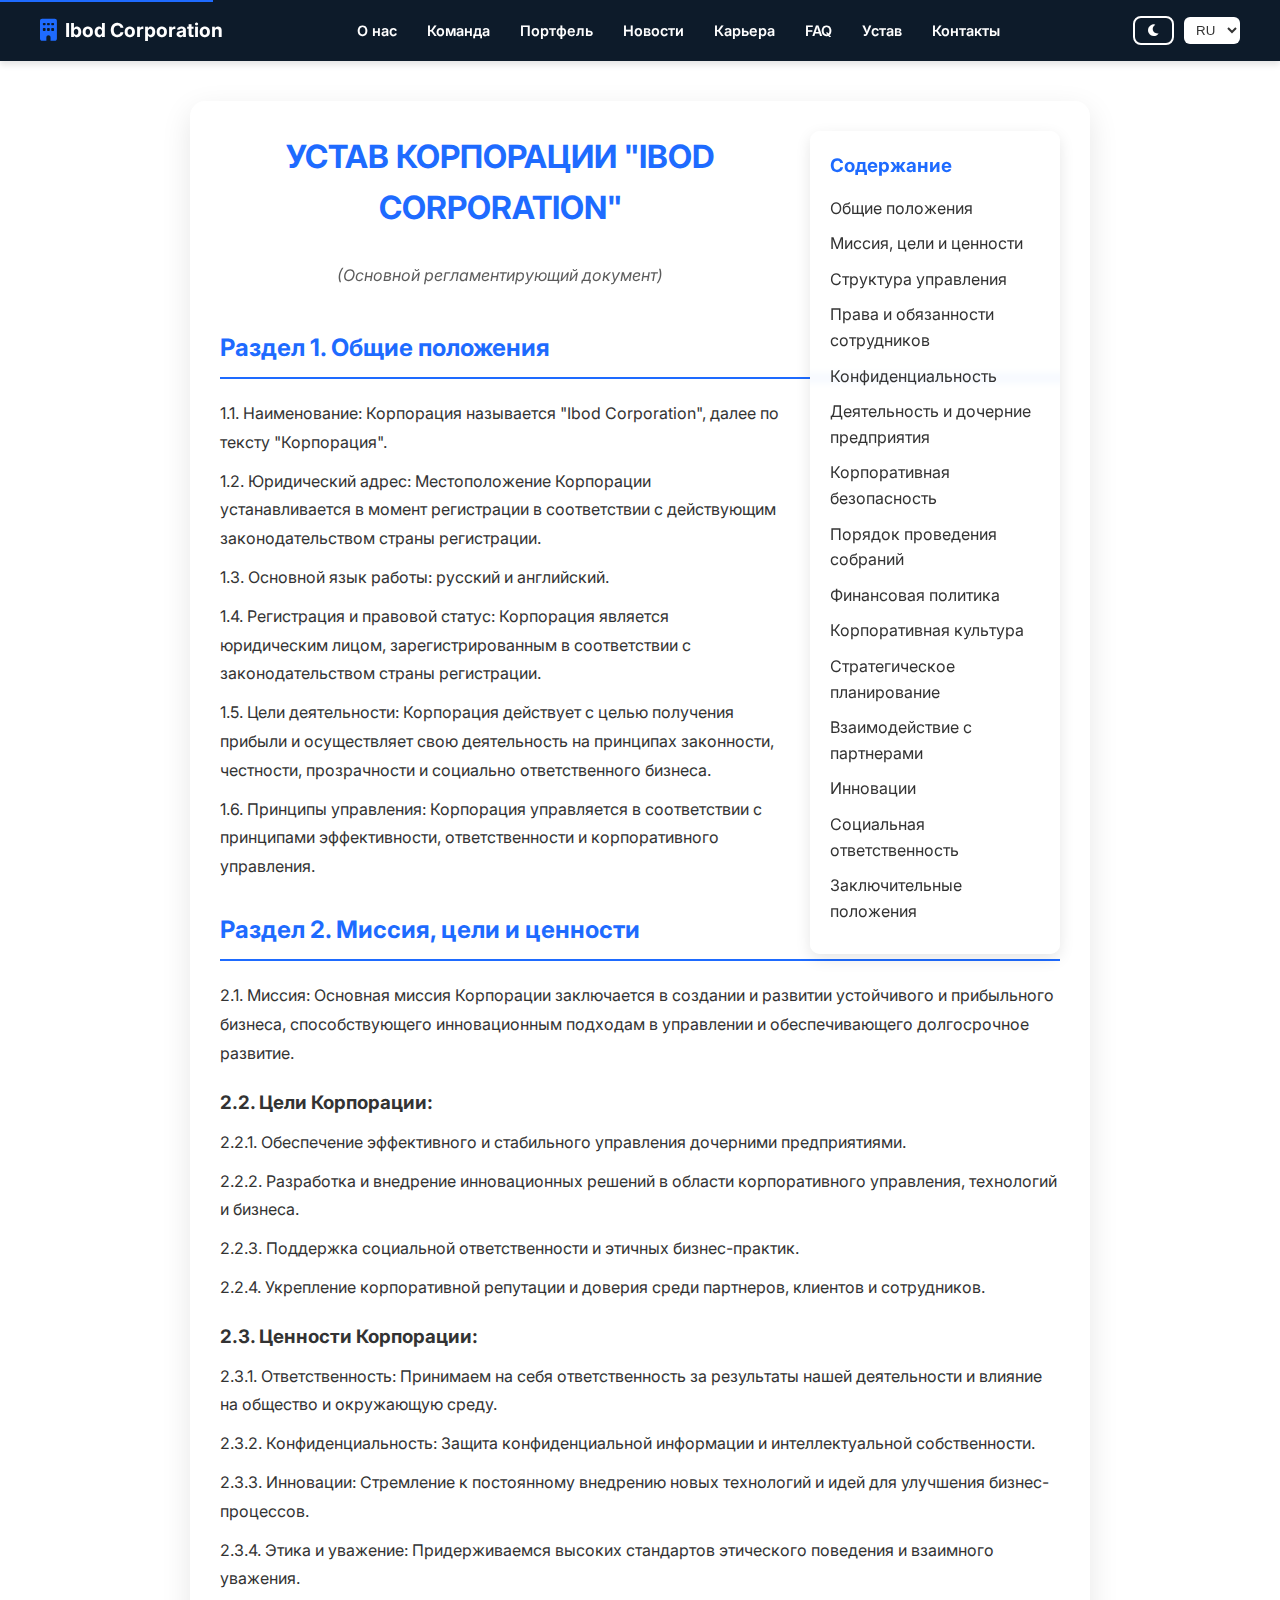
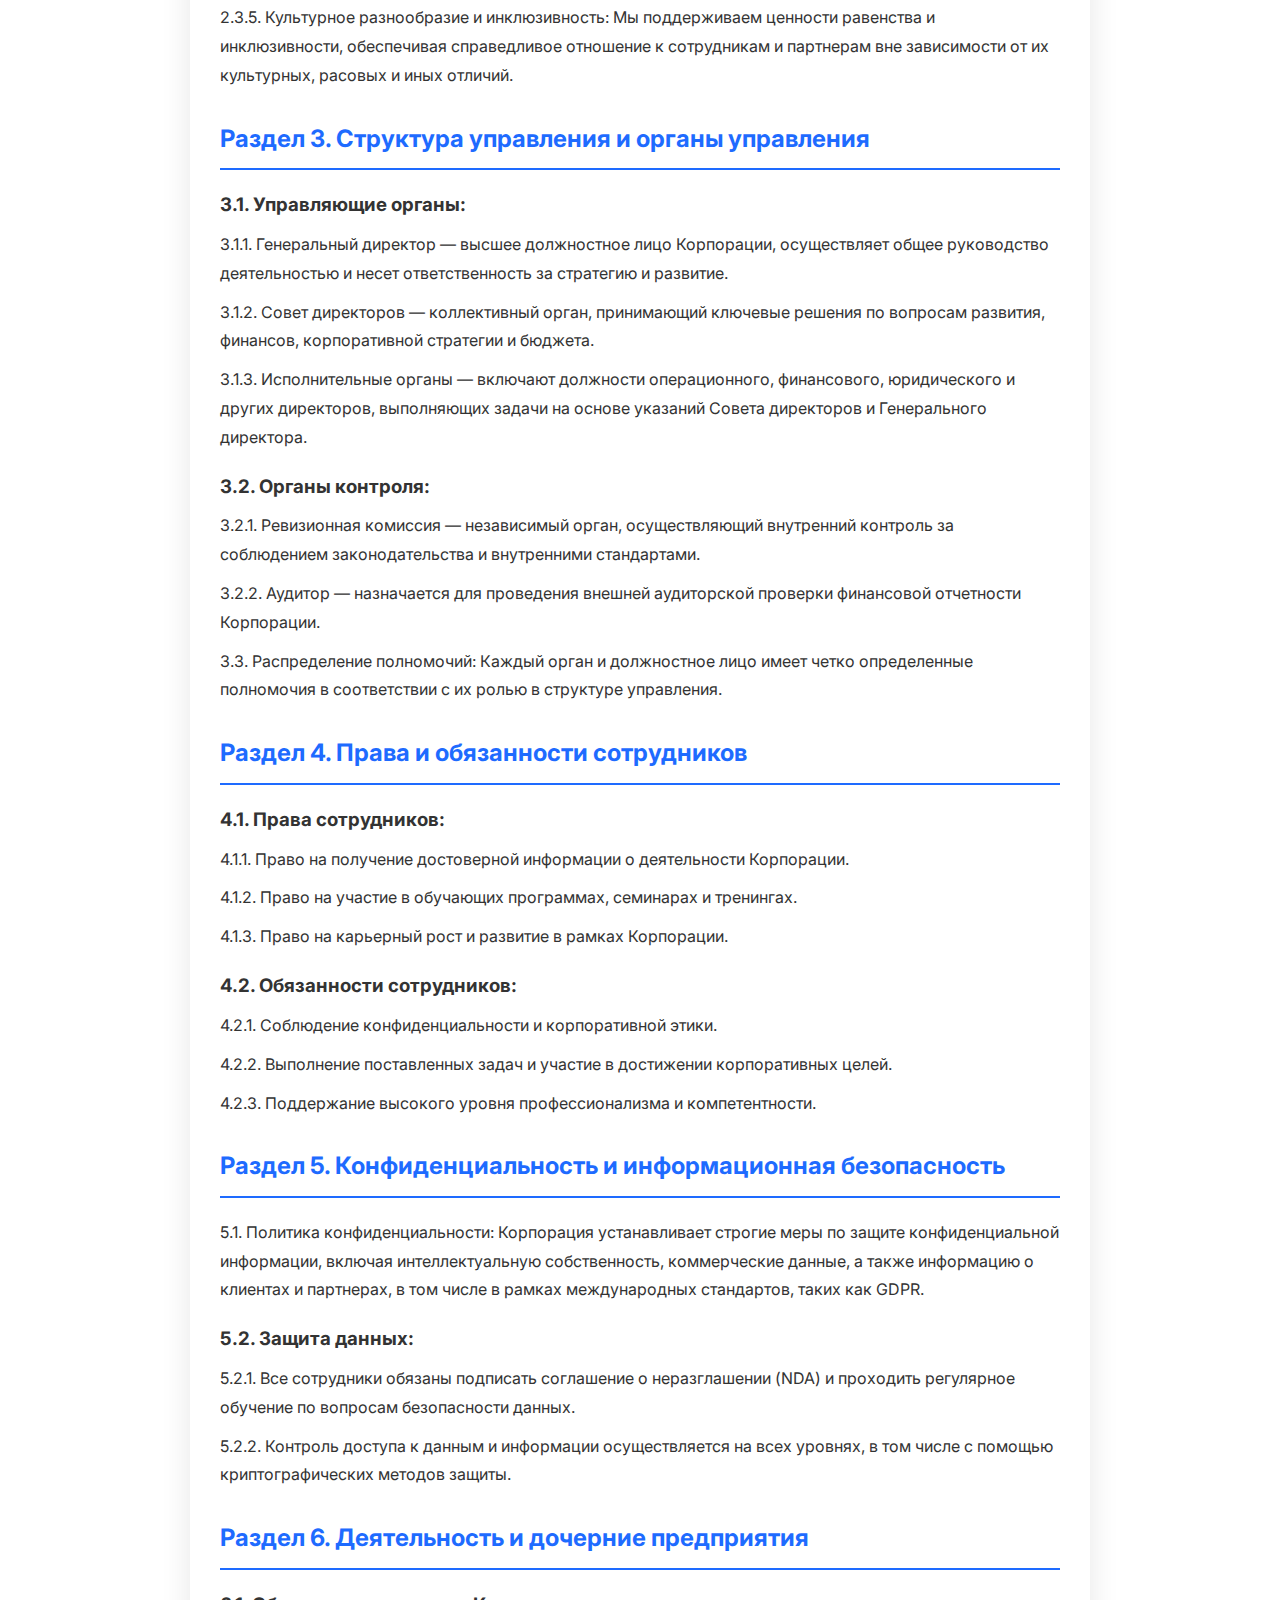
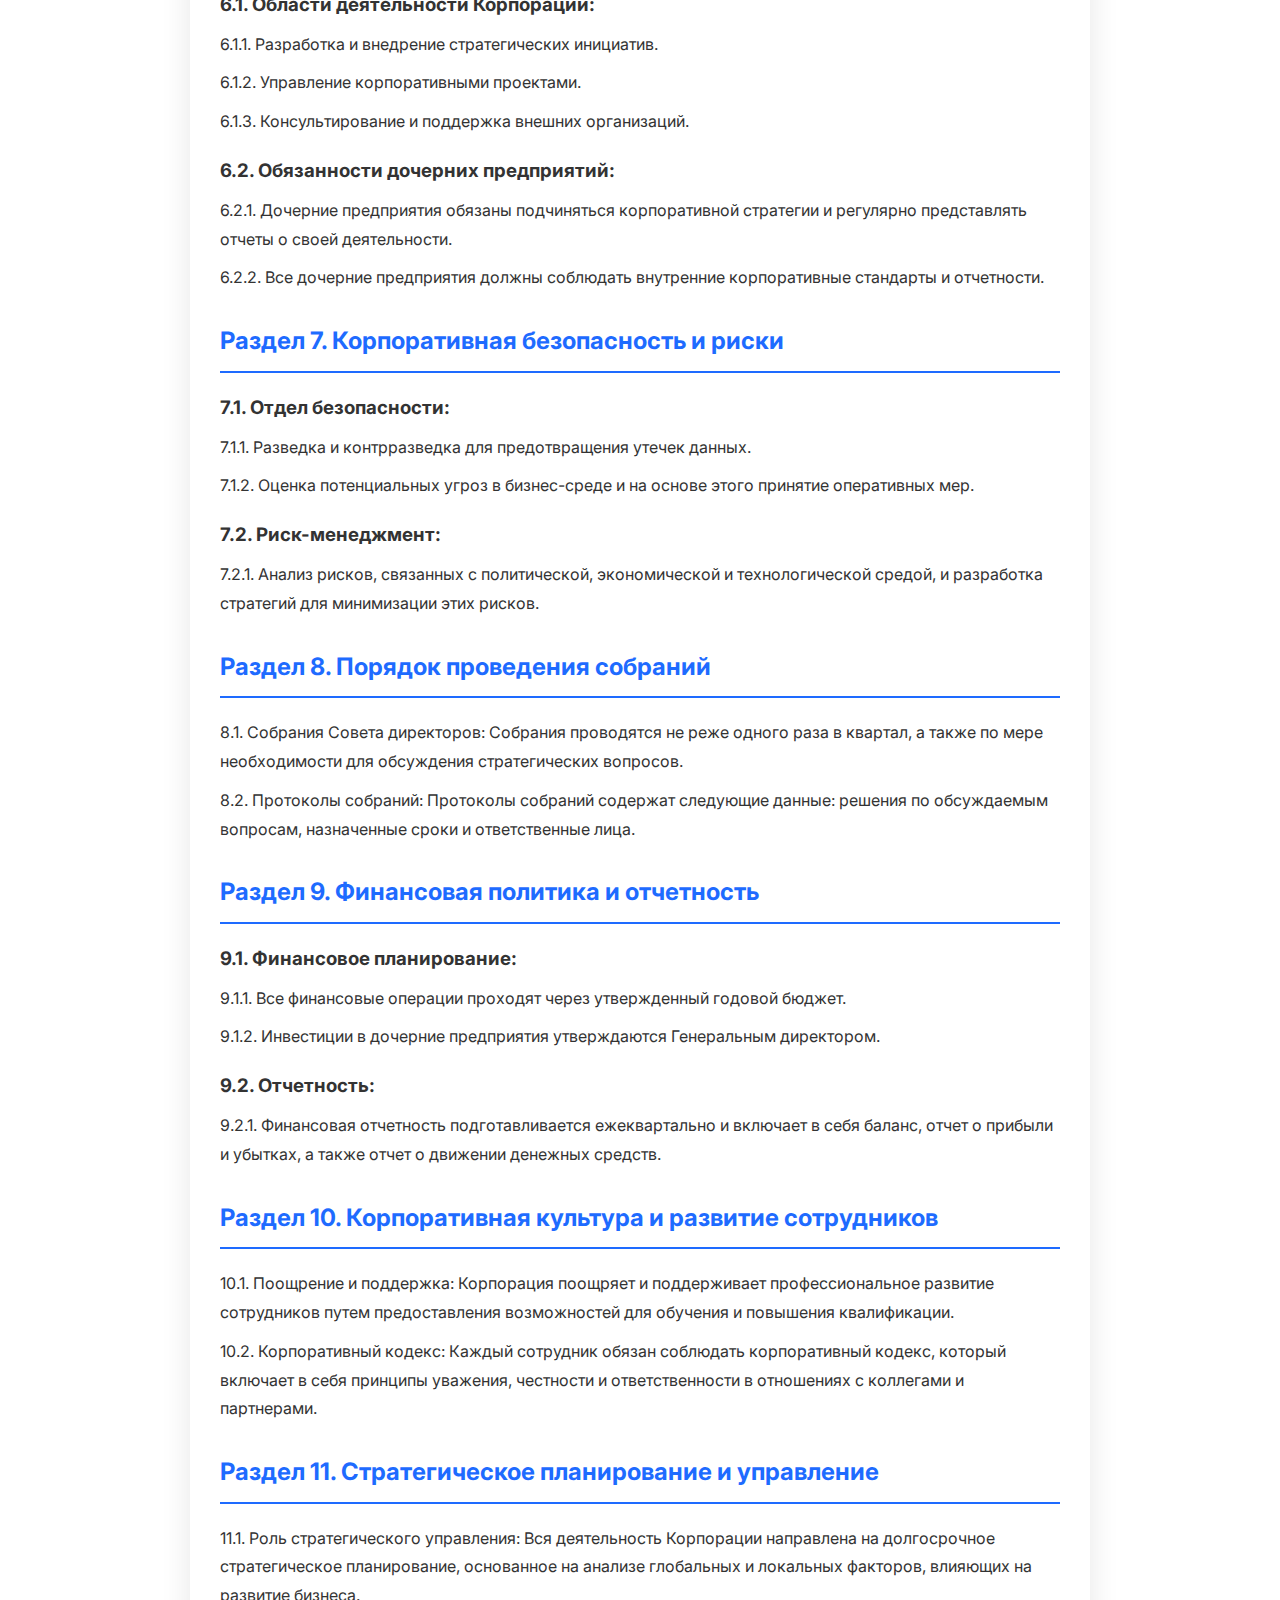
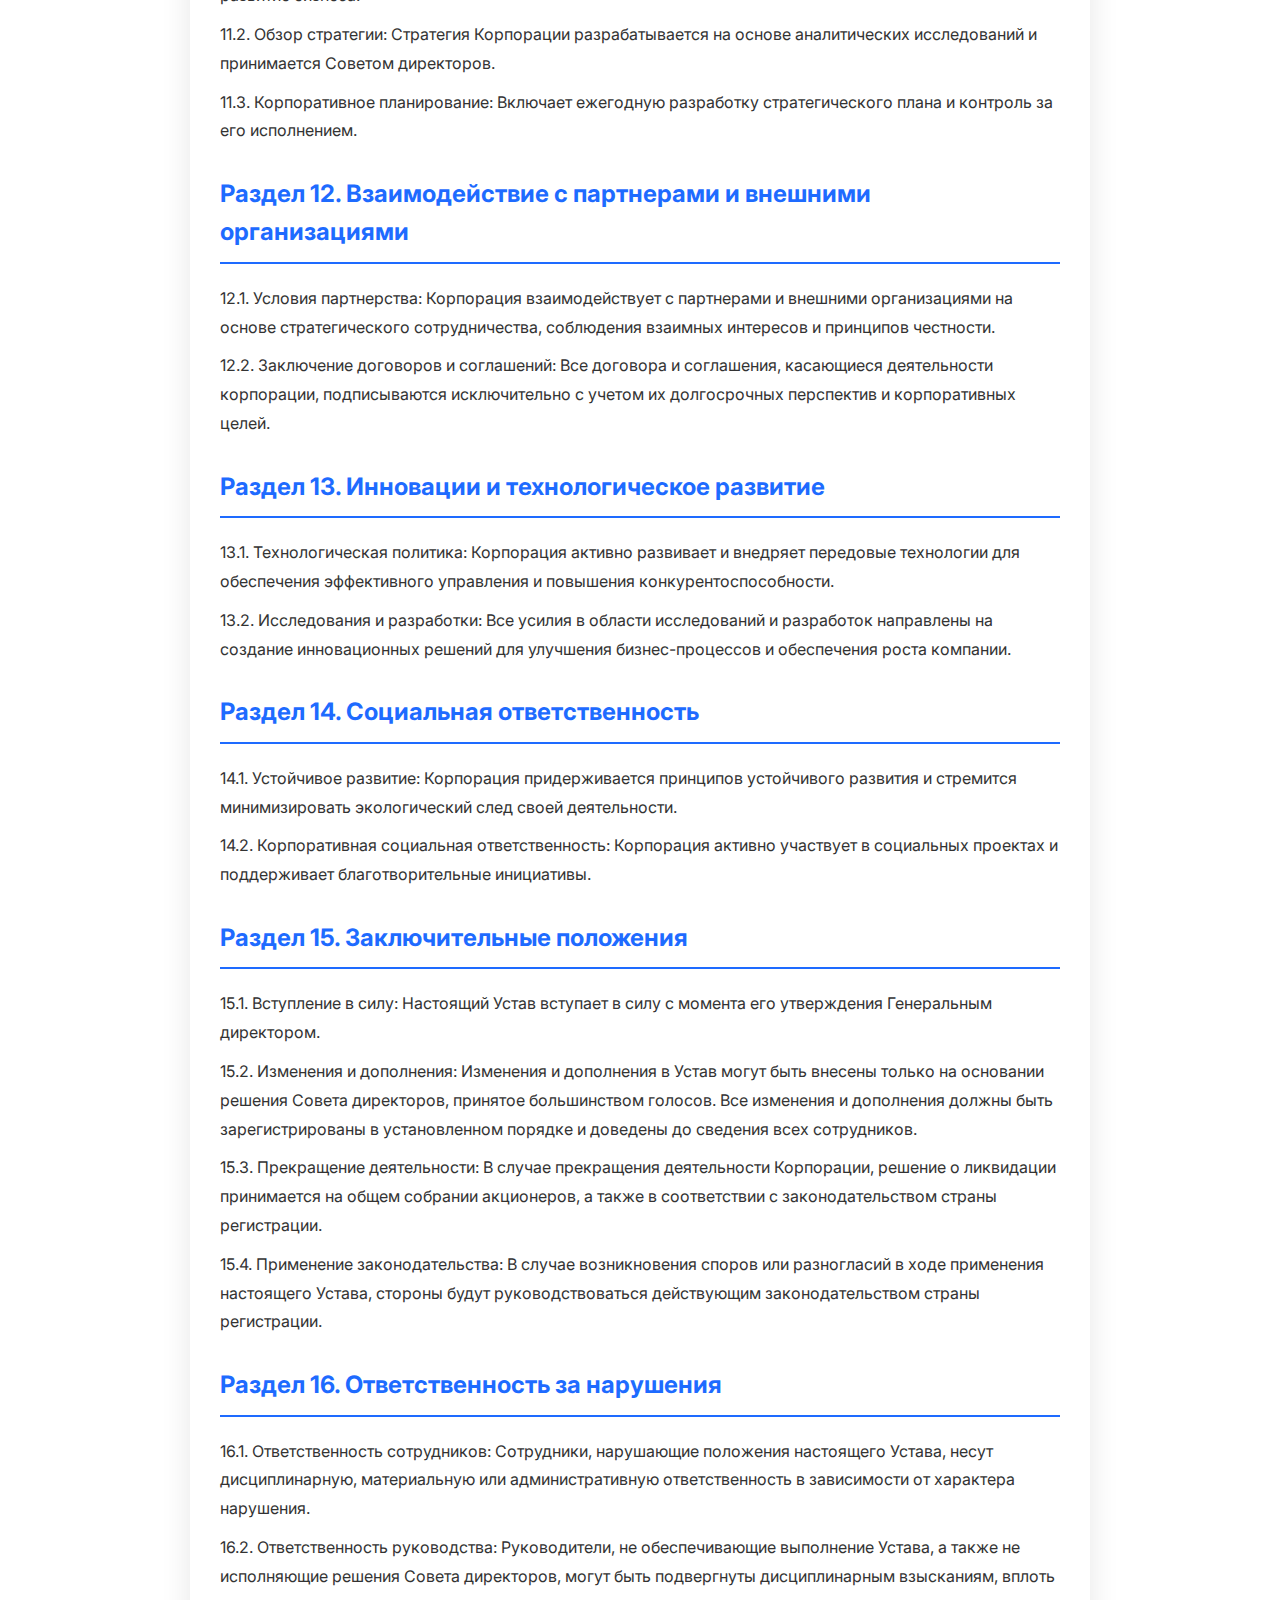
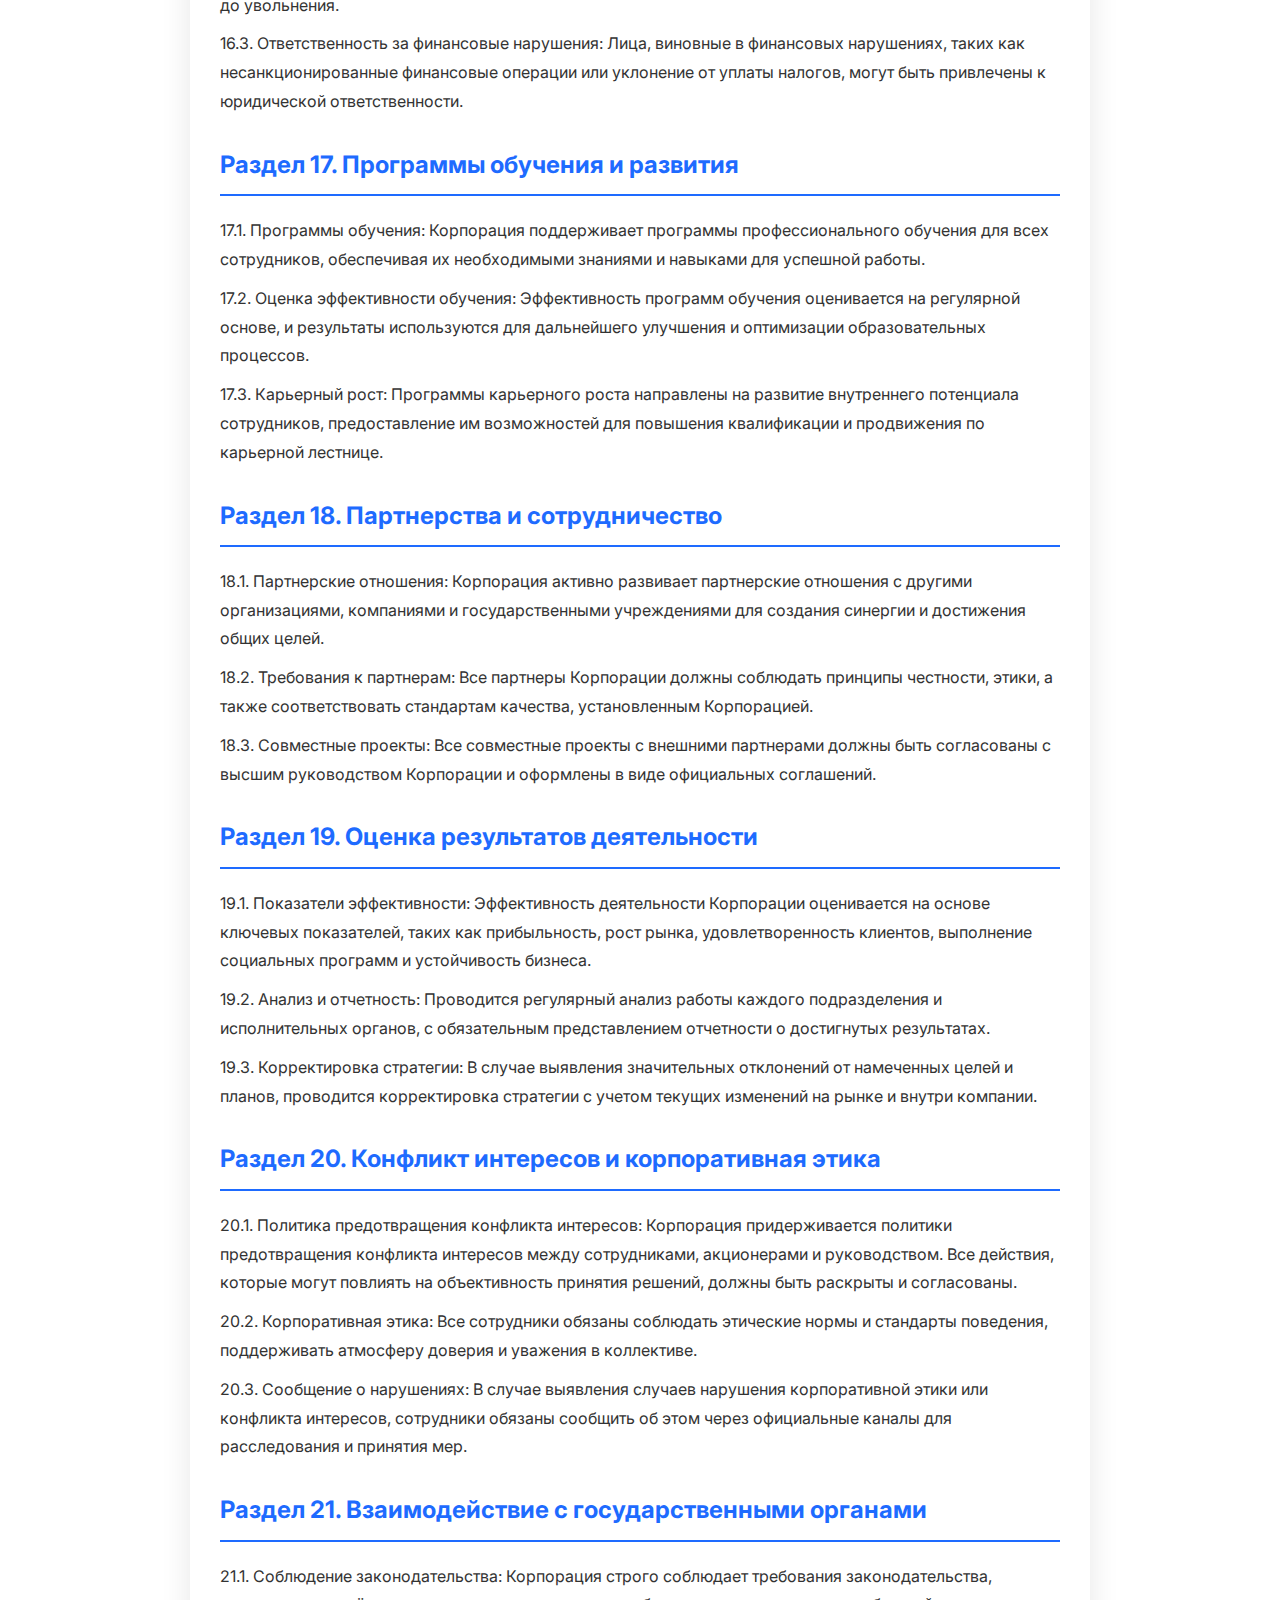
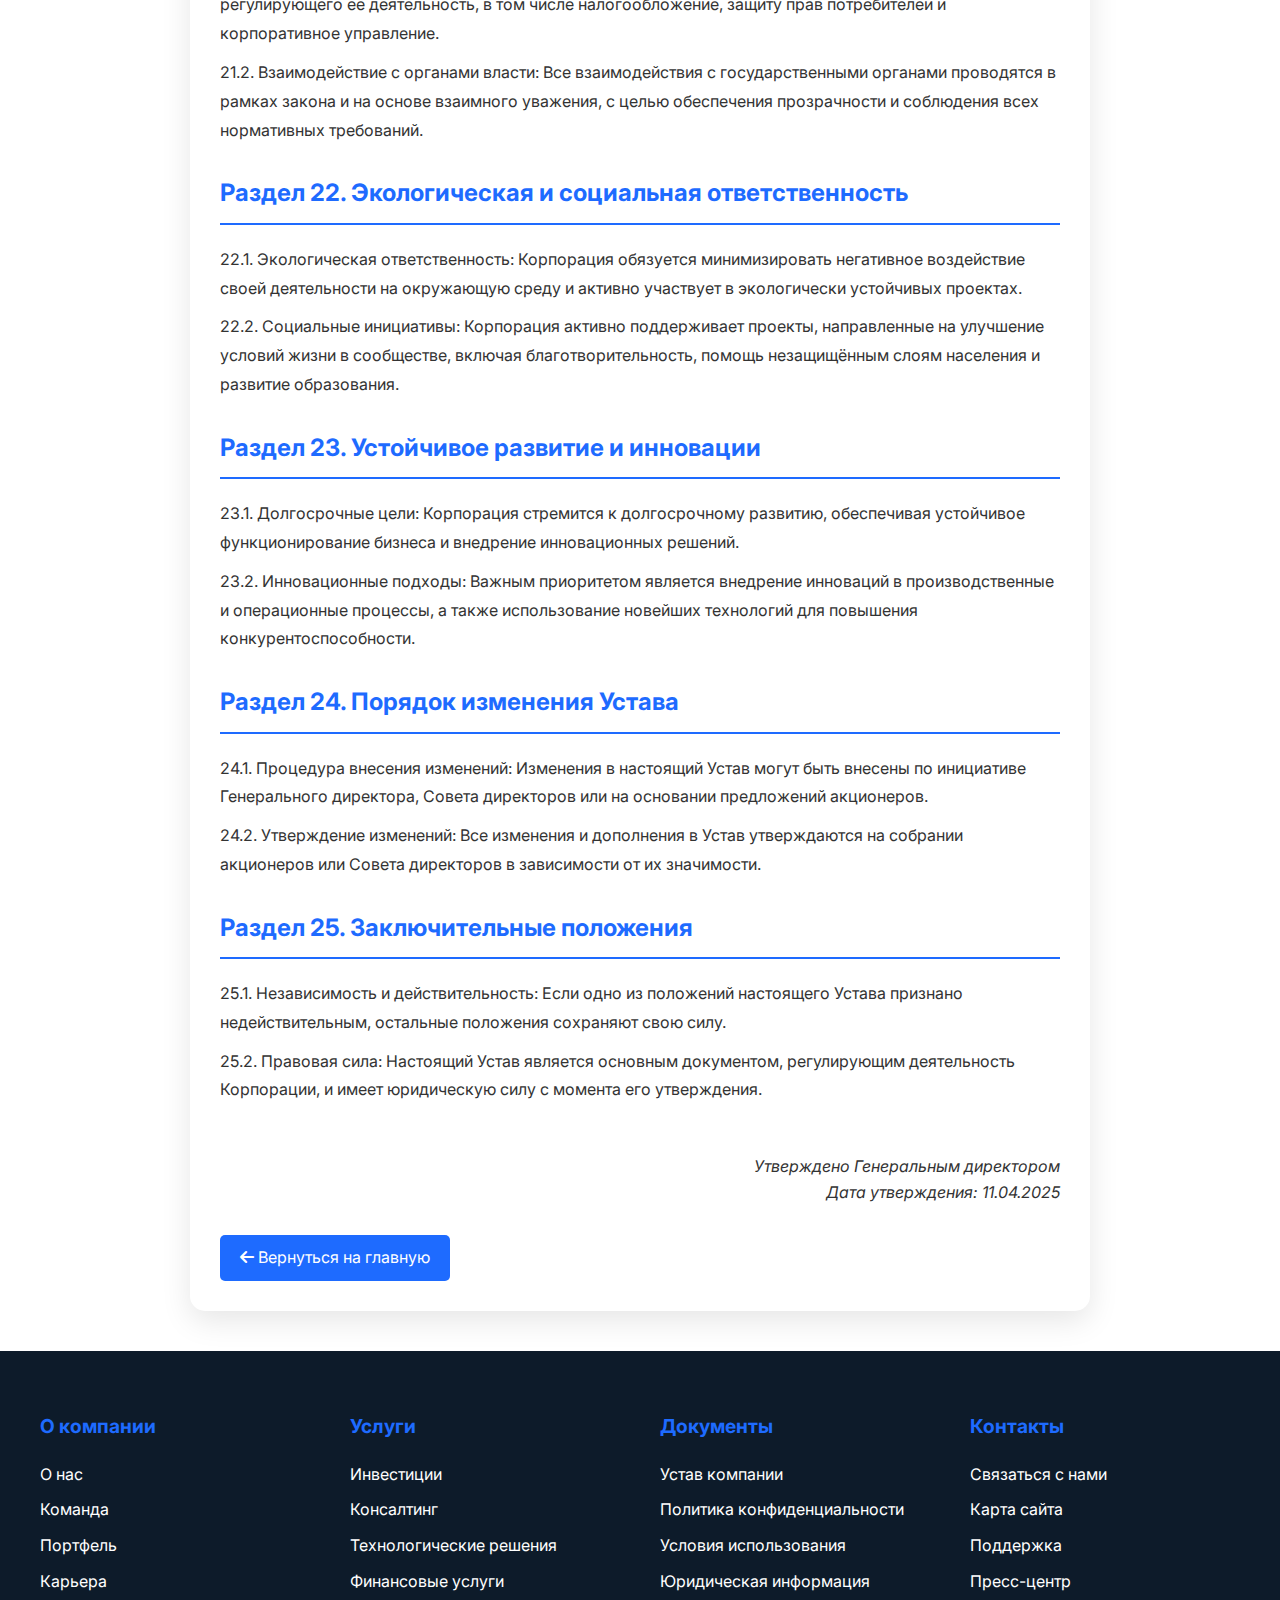
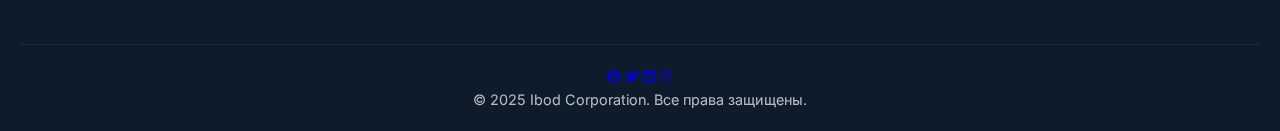
<file: charter.html>
<!DOCTYPE html>
<html lang="ru">
<head>
  <meta charset="UTF-8">
  <meta name="viewport" content="width=device-width, initial-scale=1">
  <title>Устав - Ibod Corporation</title>
  <link href="https://fonts.googleapis.com/css2?family=Inter:wght@400;600;700&display=swap" rel="stylesheet">
  <link rel="stylesheet" href="https://cdnjs.cloudflare.com/ajax/libs/font-awesome/6.0.0/css/all.min.css">
  <link rel="stylesheet" href="css/styles.css">
  <link rel="stylesheet" href="css/additional-styles.css">
  <style>
    .charter-container {
      max-width: 900px;
      margin: 40px auto;
      padding: 30px;
      background-color: var(--bg);
      border-radius: 15px;
      box-shadow: 0 10px 30px rgba(0, 0, 0, 0.1);
    }
    
    .charter-title {
      text-align: center;
      margin-bottom: 30px;
      color: var(--accent);
    }
    
    .charter-subtitle {
      text-align: center;
      font-style: italic;
      margin-bottom: 40px;
      color: var(--text);
      opacity: 0.8;
    }
    
    .charter-section {
      margin-bottom: 30px;
    }
    
    .charter-section h2 {
      color: var(--accent);
      border-bottom: 2px solid var(--accent);
      padding-bottom: 10px;
      margin-bottom: 20px;
    }
    
    .charter-section h3 {
      margin-top: 20px;
      margin-bottom: 10px;
    }
    
    .charter-section p, .charter-section li {
      line-height: 1.8;
      margin-bottom: 10px;
    }
    
    .charter-section ul {
      padding-left: 20px;
      margin-bottom: 20px;
    }
    
    .charter-footer {
      margin-top: 50px;
      text-align: right;
      font-style: italic;
    }
    
    .charter-navigation {
      position: sticky;
      top: 100px;
      float: right;
      width: 250px;
      margin-left: 30px;
      padding: 20px;
      background-color: rgba(var(--bg-rgb), 0.8);
      border-radius: 10px;
      box-shadow: 0 5px 15px rgba(0, 0, 0, 0.1);
      backdrop-filter: blur(5px);
    }
    
    .charter-navigation h3 {
      margin-top: 0;
      margin-bottom: 15px;
      color: var(--accent);
    }
    
    .charter-navigation ul {
      list-style: none;
      padding: 0;
    }
    
    .charter-navigation li {
      margin-bottom: 10px;
    }
    
    .charter-navigation a {
      text-decoration: none;
      color: var(--text);
      transition: color 0.3s;
    }
    
    .charter-navigation a:hover {
      color: var(--accent);
    }
    
    .back-to-home {
      display: inline-block;
      margin-top: 30px;
      padding: 10px 20px;
      background-color: var(--accent);
      color: white;
      text-decoration: none;
      border-radius: 5px;
      transition: all 0.3s;
    }
    
    .back-to-home:hover {
      transform: translateY(-3px);
      box-shadow: 0 5px 15px rgba(0, 201, 167, 0.3);
    }
    
    @media (max-width: 768px) {
      .charter-navigation {
        float: none;
        width: 100%;
        margin-left: 0;
        margin-bottom: 30px;
      }
    }
  </style>
</head>
<body>
<header>
  <div class="logo"><i class="fas fa-building logo-icon"></i> <strong>Ibod Corporation</strong></div>
  <nav>
    <a href="index.html#about">О нас</a>
    <a href="index.html#team">Команда</a>
    <a href="index.html#portfolio">Портфель</a>
    <a href="index.html#news">Новости</a>
    <a href="index.html#career">Карьера</a>
    <a href="index.html#faq">FAQ</a>
    <a href="charter.html" class="active">Устав</a>
    <a href="index.html#contact">Контакты</a>
  </nav>
  <div class="controls">
    <button class="theme-toggle" onclick="toggleTheme()"><i class="fas fa-moon"></i></button>
    <select id="langSwitcher" onchange="switchLang(this.value)">
      <option value="ru">RU</option>
      <option value="en">EN</option>
      <option value="tj">TJ</option>
    </select>
  </div>
  
  <!-- Гамбургер меню для мобильных устройств -->
  <div class="hamburger-menu" id="hamburgerMenu">
    <span></span>
    <span></span>
    <span></span>
  </div>
</header>

<!-- Мобильное меню -->
<div class="mobile-nav" id="mobileNav">
  <a href="index.html#about">О нас</a>
  <a href="index.html#team">Команда</a>
  <a href="index.html#portfolio">Портфель</a>
  <a href="index.html#news">Новости</a>
  <a href="index.html#career">Карьера</a>
  <a href="index.html#faq">FAQ</a>
  <a href="charter.html" class="active">Устав</a>
  <a href="index.html#contact">Контакты</a>
  <div class="mobile-controls">
    <button class="theme-toggle" onclick="toggleTheme()"><i class="fas fa-moon"></i> Тема</button>
    <select id="mobileLangSwitcher" onchange="switchLang(this.value)">
      <option value="ru">Русский</option>
      <option value="en">English</option>
      <option value="tj">Тоҷикӣ</option>
    </select>
  </div>
</div>

<!-- Затемнение фона при открытом мобильном меню -->
<div class="overlay" id="overlay"></div>

<div class="charter-container">
  <div class="charter-navigation">
    <h3>Содержание</h3>
    <ul>
      <li><a href="#section1">Общие положения</a></li>
      <li><a href="#section2">Миссия, цели и ценности</a></li>
      <li><a href="#section3">Структура управления</a></li>
      <li><a href="#section4">Права и обязанности сотрудников</a></li>
      <li><a href="#section5">Конфиденциальность</a></li>
      <li><a href="#section6">Деятельность и дочерние предприятия</a></li>
      <li><a href="#section7">Корпоративная безопасность</a></li>
      <li><a href="#section8">Порядок проведения собраний</a></li>
      <li><a href="#section9">Финансовая политика</a></li>
      <li><a href="#section10">Корпоративная культура</a></li>
      <li><a href="#section11">Стратегическое планирование</a></li>
      <li><a href="#section12">Взаимодействие с партнерами</a></li>
      <li><a href="#section13">Инновации</a></li>
      <li><a href="#section14">Социальная ответственность</a></li>
      <li><a href="#section15">Заключительные положения</a></li>
    </ul>
  </div>

  <h1 class="charter-title">УСТАВ КОРПОРАЦИИ "IBOD CORPORATION"</h1>
  <p class="charter-subtitle">(Основной регламентирующий документ)</p>

  <div class="charter-section" id="section1">
    <h2>Раздел 1. Общие положения</h2>
    <p>1.1. Наименование: Корпорация называется "Ibod Corporation", далее по тексту "Корпорация".</p>
    <p>1.2. Юридический адрес: Местоположение Корпорации устанавливается в момент регистрации в соответствии с действующим законодательством страны регистрации.</p>
    <p>1.3. Основной язык работы: русский и английский.</p>
    <p>1.4. Регистрация и правовой статус: Корпорация является юридическим лицом, зарегистрированным в соответствии с законодательством страны регистрации.</p>
    <p>1.5. Цели деятельности: Корпорация действует с целью получения прибыли и осуществляет свою деятельность на принципах законности, честности, прозрачности и социально ответственного бизнеса.</p>
    <p>1.6. Принципы управления: Корпорация управляется в соответствии с принципами эффективности, ответственности и корпоративного управления.</p>
  </div>

  <div class="charter-section" id="section2">
    <h2>Раздел 2. Миссия, цели и ценности</h2>
    <p>2.1. Миссия: Основная миссия Корпорации заключается в создании и развитии устойчивого и прибыльного бизнеса, способствующего инновационным подходам в управлении и обеспечивающего долгосрочное развитие.</p>

    <h3>2.2. Цели Корпорации:</h3>
    <p>2.2.1. Обеспечение эффективного и стабильного управления дочерними предприятиями.</p>
    <p>2.2.2. Разработка и внедрение инновационных решений в области корпоративного управления, технологий и бизнеса.</p>
    <p>2.2.3. Поддержка социальной ответственности и этичных бизнес-практик.</p>
    <p>2.2.4. Укрепление корпоративной репутации и доверия среди партнеров, клиентов и сотрудников.</p>

    <h3>2.3. Ценности Корпорации:</h3>
    <p>2.3.1. Ответственность: Принимаем на себя ответственность за результаты нашей деятельности и влияние на общество и окружающую среду.</p>
    <p>2.3.2. Конфиденциальность: Защита конфиденциальной информации и интеллектуальной собственности.</p>
    <p>2.3.3. Инновации: Стремление к постоянному внедрению новых технологий и идей для улучшения бизнес-процессов.</p>
    <p>2.3.4. Этика и уважение: Придерживаемся высоких стандартов этического поведения и взаимного уважения.</p>
    <p>2.3.5. Культурное разнообразие и инклюзивность: Мы поддерживаем ценности равенства и инклюзивности, обеспечивая справедливое отношение к сотрудникам и партнерам вне зависимости от их культурных, расовых и иных отличий.</p>
  </div>

  <div class="charter-section" id="section3">
    <h2>Раздел 3. Структура управления и органы управления</h2>
    <h3>3.1. Управляющие органы:</h3>
    <p>3.1.1. Генеральный директор — высшее должностное лицо Корпорации, осуществляет общее руководство деятельностью и несет ответственность за стратегию и развитие.</p>
    <p>3.1.2. Совет директоров — коллективный орган, принимающий ключевые решения по вопросам развития, финансов, корпоративной стратегии и бюджета.</p>
    <p>3.1.3. Исполнительные органы — включают должности операционного, финансового, юридического и других директоров, выполняющих задачи на основе указаний Совета директоров и Генерального директора.</p>

    <h3>3.2. Органы контроля:</h3>
    <p>3.2.1. Ревизионная комиссия — независимый орган, осуществляющий внутренний контроль за соблюдением законодательства и внутренними стандартами.</p>
    <p>3.2.2. Аудитор — назначается для проведения внешней аудиторской проверки финансовой отчетности Корпорации.</p>

    <p>3.3. Распределение полномочий: Каждый орган и должностное лицо имеет четко определенные полномочия в соответствии с их ролью в структуре управления.</p>
  </div>

  <div class="charter-section" id="section4">
    <h2>Раздел 4. Права и обязанности сотрудников</h2>
    <h3>4.1. Права сотрудников:</h3>
    <p>4.1.1. Право на получение достоверной информации о деятельности Корпорации.</p>
    <p>4.1.2. Право на участие в обучающих программах, семинарах и тренингах.</p>
    <p>4.1.3. Право на карьерный рост и развитие в рамках Корпорации.</p>

    <h3>4.2. Обязанности сотрудников:</h3>
    <p>4.2.1. Соблюдение конфиденциальности и корпоративной этики.</p>
    <p>4.2.2. Выполнение поставленных задач и участие в достижении корпоративных целей.</p>
    <p>4.2.3. Поддержание высокого уровня профессионализма и компетентности.</p>
  </div>

  <div class="charter-section" id="section5">
    <h2>Раздел 5. Конфиденциальность и информационная безопасность</h2>
    <p>5.1. Политика конфиденциальности: Корпорация устанавливает строгие меры по защите конфиденциальной информации, включая интеллектуальную собственность, коммерческие данные, а также информацию о клиентах и партнерах, в том числе в рамках международных стандартов, таких как GDPR.</p>
    
    <h3>5.2. Защита данных:</h3>
    <p>5.2.1. Все сотрудники обязаны подписать соглашение о неразглашении (NDA) и проходить регулярное обучение по вопросам безопасности данных.</p>
    <p>5.2.2. Контроль доступа к данным и информации осуществляется на всех уровнях, в том числе с помощью криптографических методов защиты.</p>
  </div>

  <div class="charter-section" id="section6">
    <h2>Раздел 6. Деятельность и дочерние предприятия</h2>
    <h3>6.1. Области деятельности Корпорации:</h3>
    <p>6.1.1. Разработка и внедрение стратегических инициатив.</p>
    <p>6.1.2. Управление корпоративными проектами.</p>
    <p>6.1.3. Консультирование и поддержка внешних организаций.</p>

    <h3>6.2. Обязанности дочерних предприятий:</h3>
    <p>6.2.1. Дочерние предприятия обязаны подчиняться корпоративной стратегии и регулярно представлять отчеты о своей деятельности.</p>
    <p>6.2.2. Все дочерние предприятия должны соблюдать внутренние корпоративные стандарты и отчетности.</p>
  </div>

  <div class="charter-section" id="section7">
    <h2>Раздел 7. Корпоративная безопасность и риски</h2>
    <h3>7.1. Отдел безопасности:</h3>
    <p>7.1.1. Разведка и контрразведка для предотвращения утечек данных.</p>
    <p>7.1.2. Оценка потенциальных угроз в бизнес-среде и на основе этого принятие оперативных мер.</p>

    <h3>7.2. Риск-менеджмент:</h3>
    <p>7.2.1. Анализ рисков, связанных с политической, экономической и технологической средой, и разработка стратегий для минимизации этих рисков.</p>
  </div>

  <div class="charter-section" id="section8">
    <h2>Раздел 8. Порядок проведения собраний</h2>
    <p>8.1. Собрания Совета директоров: Собрания проводятся не реже одного раза в квартал, а также по мере необходимости для обсуждения стратегических вопросов.</p>
    <p>8.2. Протоколы собраний: Протоколы собраний содержат следующие данные: решения по обсуждаемым вопросам, назначенные сроки и ответственные лица.</p>
  </div>

  <div class="charter-section" id="section9">
    <h2>Раздел 9. Финансовая политика и отчетность</h2>
    <h3>9.1. Финансовое планирование:</h3>
    <p>9.1.1. Все финансовые операции проходят через утвержденный годовой бюджет.</p>
    <p>9.1.2. Инвестиции в дочерние предприятия утверждаются Генеральным директором.</p>

    <h3>9.2. Отчетность:</h3>
    <p>9.2.1. Финансовая отчетность подготавливается ежеквартально и включает в себя баланс, отчет о прибыли и убытках, а также отчет о движении денежных средств.</p>
  </div>

  <div class="charter-section" id="section10">
    <h2>Раздел 10. Корпоративная культура и развитие сотрудников</h2>
    <p>10.1. Поощрение и поддержка: Корпорация поощряет и поддерживает профессиональное развитие сотрудников путем предоставления возможностей для обучения и повышения квалификации.</p>
    <p>10.2. Корпоративный кодекс: Каждый сотрудник обязан соблюдать корпоративный кодекс, который включает в себя принципы уважения, честности и ответственности в отношениях с коллегами и партнерами.</p>
  </div>

  <div class="charter-section" id="section11">
    <h2>Раздел 11. Стратегическое планирование и управление</h2>
    <p>11.1. Роль стратегического управления: Вся деятельность Корпорации направлена на долгосрочное стратегическое планирование, основанное на анализе глобальных и локальных факторов, влияющих на развитие бизнеса.</p>
    <p>11.2. Обзор стратегии: Стратегия Корпорации разрабатывается на основе аналитических исследований и принимается Советом директоров.</p>
    <p>11.3. Корпоративное планирование: Включает ежегодную разработку стратегического плана и контроль за его исполнением.</p>
  </div>

  <div class="charter-section" id="section12">
    <h2>Раздел 12. Взаимодействие с партнерами и внешними организациями</h2>
    <p>12.1. Условия партнерства: Корпорация взаимодействует с партнерами и внешними организациями на основе стратегического сотрудничества, соблюдения взаимных интересов и принципов честности.</p>
    <p>12.2. Заключение договоров и соглашений: Все договора и соглашения, касающиеся деятельности корпорации, подписываются исключительно с учетом их долгосрочных перспектив и корпоративных целей.</p>
  </div>

  <div class="charter-section" id="section13">
    <h2>Раздел 13. Инновации и технологическое развитие</h2>
    <p>13.1. Технологическая политика: Корпорация активно развивает и внедряет передовые технологии для обеспечения эффективного управления и повышения конкурентоспособности.</p>
    <p>13.2. Исследования и разработки: Все усилия в области исследований и разработок направлены на создание инновационных решений для улучшения бизнес-процессов и обеспечения роста компании.</p>
  </div>

  <div class="charter-section" id="section14">
    <h2>Раздел 14. Социальная ответственность</h2>
    <p>14.1. Устойчивое развитие: Корпорация придерживается принципов устойчивого развития и стремится минимизировать экологический след своей деятельности.</p>
    <p>14.2. Корпоративная социальная ответственность: Корпорация активно участвует в социальных проектах и поддерживает благотворительные инициативы.</p>
  </div>

  <div class="charter-section" id="section15">
    <h2>Раздел 15. Заключительные положения</h2>
    <p>15.1. Вступление в силу: Настоящий Устав вступает в силу с момента его утверждения Генеральным директором.</p>
    <p>15.2. Изменения и дополнения: Изменения и дополнения в Устав могут быть внесены только на основании решения Совета директоров, принятое большинством голосов. Все изменения и дополнения должны быть зарегистрированы в установленном порядке и доведены до сведения всех сотрудников.</p>
    <p>15.3. Прекращение деятельности: В случае прекращения деятельности Корпорации, решение о ликвидации принимается на общем собрании акционеров, а также в соответствии с законодательством страны регистрации.</p>
    <p>15.4. Применение законодательства: В случае возникновения споров или разногласий в ходе применения настоящего Устава, стороны будут руководствоваться действующим законодательством страны регистрации.</p>
  </div>

  <div class="charter-section">
    <h2>Раздел 16. Ответственность за нарушения</h2>
    <p>16.1. Ответственность сотрудников: Сотрудники, нарушающие положения настоящего Устава, несут дисциплинарную, материальную или административную ответственность в зависимости от характера нарушения.</p>
    <p>16.2. Ответственность руководства: Руководители, не обеспечивающие выполнение Устава, а также не исполняющие решения Совета директоров, могут быть подвергнуты дисциплинарным взысканиям, вплоть до увольнения.</p>
    <p>16.3. Ответственность за финансовые нарушения: Лица, виновные в финансовых нарушениях, таких как несанкционированные финансовые операции или уклонение от уплаты налогов, могут быть привлечены к юридической ответственности.</p>
  </div>

  <div class="charter-section">
    <h2>Раздел 17. Программы обучения и развития</h2>
    <p>17.1. Программы обучения: Корпорация поддерживает программы профессионального обучения для всех сотрудников, обеспечивая их необходимыми знаниями и навыками для успешной работы.</p>
    <p>17.2. Оценка эффективности обучения: Эффективность программ обучения оценивается на регулярной основе, и результаты используются для дальнейшего улучшения и оптимизации образовательных процессов.</p>
    <p>17.3. Карьерный рост: Программы карьерного роста направлены на развитие внутреннего потенциала сотрудников, предоставление им возможностей для повышения квалификации и продвижения по карьерной лестнице.</p>
  </div>

  <div class="charter-section">
    <h2>Раздел 18. Партнерства и сотрудничество</h2>
    <p>18.1. Партнерские отношения: Корпорация активно развивает партнерские отношения с другими организациями, компаниями и государственными учреждениями для создания синергии и достижения общих целей.</p>
    <p>18.2. Требования к партнерам: Все партнеры Корпорации должны соблюдать принципы честности, этики, а также соответствовать стандартам качества, установленным Корпорацией.</p>
    <p>18.3. Совместные проекты: Все совместные проекты с внешними партнерами должны быть согласованы с высшим руководством Корпорации и оформлены в виде официальных соглашений.</p>
  </div>

  <div class="charter-section">
    <h2>Раздел 19. Оценка результатов деятельности</h2>
    <p>19.1. Показатели эффективности: Эффективность деятельности Корпорации оценивается на основе ключевых показателей, таких как прибыльность, рост рынка, удовлетворенность клиентов, выполнение социальных программ и устойчивость бизнеса.</p>
    <p>19.2. Анализ и отчетность: Проводится регулярный анализ работы каждого подразделения и исполнительных органов, с обязательным представлением отчетности о достигнутых результатах.</p>
    <p>19.3. Корректировка стратегии: В случае выявления значительных отклонений от намеченных целей и планов, проводится корректировка стратегии с учетом текущих изменений на рынке и внутри компании.</p>
  </div>

  <div class="charter-section">
    <h2>Раздел 20. Конфликт интересов и корпоративная этика</h2>
    <p>20.1. Политика предотвращения конфликта интересов: Корпорация придерживается политики предотвращения конфликта интересов между сотрудниками, акционерами и руководством. Все действия, которые могут повлиять на объективность принятия решений, должны быть раскрыты и согласованы.</p>
    <p>20.2. Корпоративная этика: Все сотрудники обязаны соблюдать этические нормы и стандарты поведения, поддерживать атмосферу доверия и уважения в коллективе.</p>
    <p>20.3. Сообщение о нарушениях: В случае выявления случаев нарушения корпоративной этики или конфликта интересов, сотрудники обязаны сообщить об этом через официальные каналы для расследования и принятия мер.</p>
  </div>

  <div class="charter-section">
    <h2>Раздел 21. Взаимодействие с государственными органами</h2>
    <p>21.1. Соблюдение законодательства: Корпорация строго соблюдает требования законодательства, регулирующего её деятельность, в том числе налогообложение, защиту прав потребителей и корпоративное управление.</p>
    <p>21.2. Взаимодействие с органами власти: Все взаимодействия с государственными органами проводятся в рамках закона и на основе взаимного уважения, с целью обеспечения прозрачности и соблюдения всех нормативных требований.</p>
  </div>

  <div class="charter-section">
    <h2>Раздел 22. Экологическая и социальная ответственность</h2>
    <p>22.1. Экологическая ответственность: Корпорация обязуется минимизировать негативное воздействие своей деятельности на окружающую среду и активно участвует в экологически устойчивых проектах.</p>
    <p>22.2. Социальные инициативы: Корпорация активно поддерживает проекты, направленные на улучшение условий жизни в сообществе, включая благотворительность, помощь незащищённым слоям населения и развитие образования.</p>
  </div>

  <div class="charter-section">
    <h2>Раздел 23. Устойчивое развитие и инновации</h2>
    <p>23.1. Долгосрочные цели: Корпорация стремится к долгосрочному развитию, обеспечивая устойчивое функционирование бизнеса и внедрение инновационных решений.</p>
    <p>23.2. Инновационные подходы: Важным приоритетом является внедрение инноваций в производственные и операционные процессы, а также использование новейших технологий для повышения конкурентоспособности.</p>
  </div>

  <div class="charter-section">
    <h2>Раздел 24. Порядок изменения Устава</h2>
    <p>24.1. Процедура внесения изменений: Изменения в настоящий Устав могут быть внесены по инициативе Генерального директора, Совета директоров или на основании предложений акционеров.</p>
    <p>24.2. Утверждение изменений: Все изменения и дополнения в Устав утверждаются на собрании акционеров или Совета директоров в зависимости от их значимости.</p>
  </div>

  <div class="charter-section">
    <h2>Раздел 25. Заключительные положения</h2>
    <p>25.1. Независимость и действительность: Если одно из положений настоящего Устава признано недействительным, остальные положения сохраняют свою силу.</p>
    <p>25.2. Правовая сила: Настоящий Устав является основным документом, регулирующим деятельность Корпорации, и имеет юридическую силу с момента его утверждения.</p>
  </div>

  <div class="charter-footer">
    <p>Утверждено Генеральным директором</p>
    <p>Дата утверждения: 11.04.2025</p>
  </div>

  <a href="index.html" class="back-to-home"><i class="fas fa-arrow-left"></i> Вернуться на главную</a>
</div>

<footer>
  <div class="footer-content">
    <div class="footer-column">
      <h3>О компании</h3>
      <ul>
        <li><a href="index.html#about">О нас</a></li>
        <li><a href="index.html#team">Команда</a></li>
        <li><a href="index.html#portfolio">Портфель</a></li>
        <li><a href="index.html#career">Карьера</a></li>
      </ul>
    </div>
    <div class="footer-column">
      <h3>Услуги</h3>
      <ul>
        <li><a href="#">Инвестиции</a></li>
        <li><a href="#">Консалтинг</a></li>
        <li><a href="#">Технологические решения</a></li>
        <li><a href="#">Финансовые услуги</a></li>
      </ul>
    </div>
    <div class="footer-column">
      <h3>Документы</h3>
      <ul>
        <li><a href="charter.html">Устав компании</a></li>
        <li><a href="documents/privacy-policy.html">Политика конфиденциальности</a></li>
        <li><a href="documents/terms.html">Условия использования</a></li>
        <li><a href="documents/legal.html">Юридическая информация</a></li>
      </ul>
    </div>
    <div class="footer-column">
      <h3>Контакты</h3>
      <ul>
        <li><a href="index.html#contact">Связаться с нами</a></li>
        <li><a href="#">Карта сайта</a></li>
        <li><a href="#">Поддержка</a></li>
        <li><a href="#">Пресс-центр</a></li>
      </ul>
    </div>
  </div>
  <div class="footer-bottom">
    <div class="social-links">
      <a href="#"><i class="fab fa-facebook"></i></a>
      <a href="#"><i class="fab fa-twitter"></i></a>
      <a href="#"><i class="fab fa-linkedin"></i></a>
      <a href="#"><i class="fab fa-instagram"></i></a>
    </div>
    <p>&copy; 2025 Ibod Corporation. Все права защищены.</p>
  </div>
</footer>

<script src="js/script.js"></script>
</body>
</html>
</file>
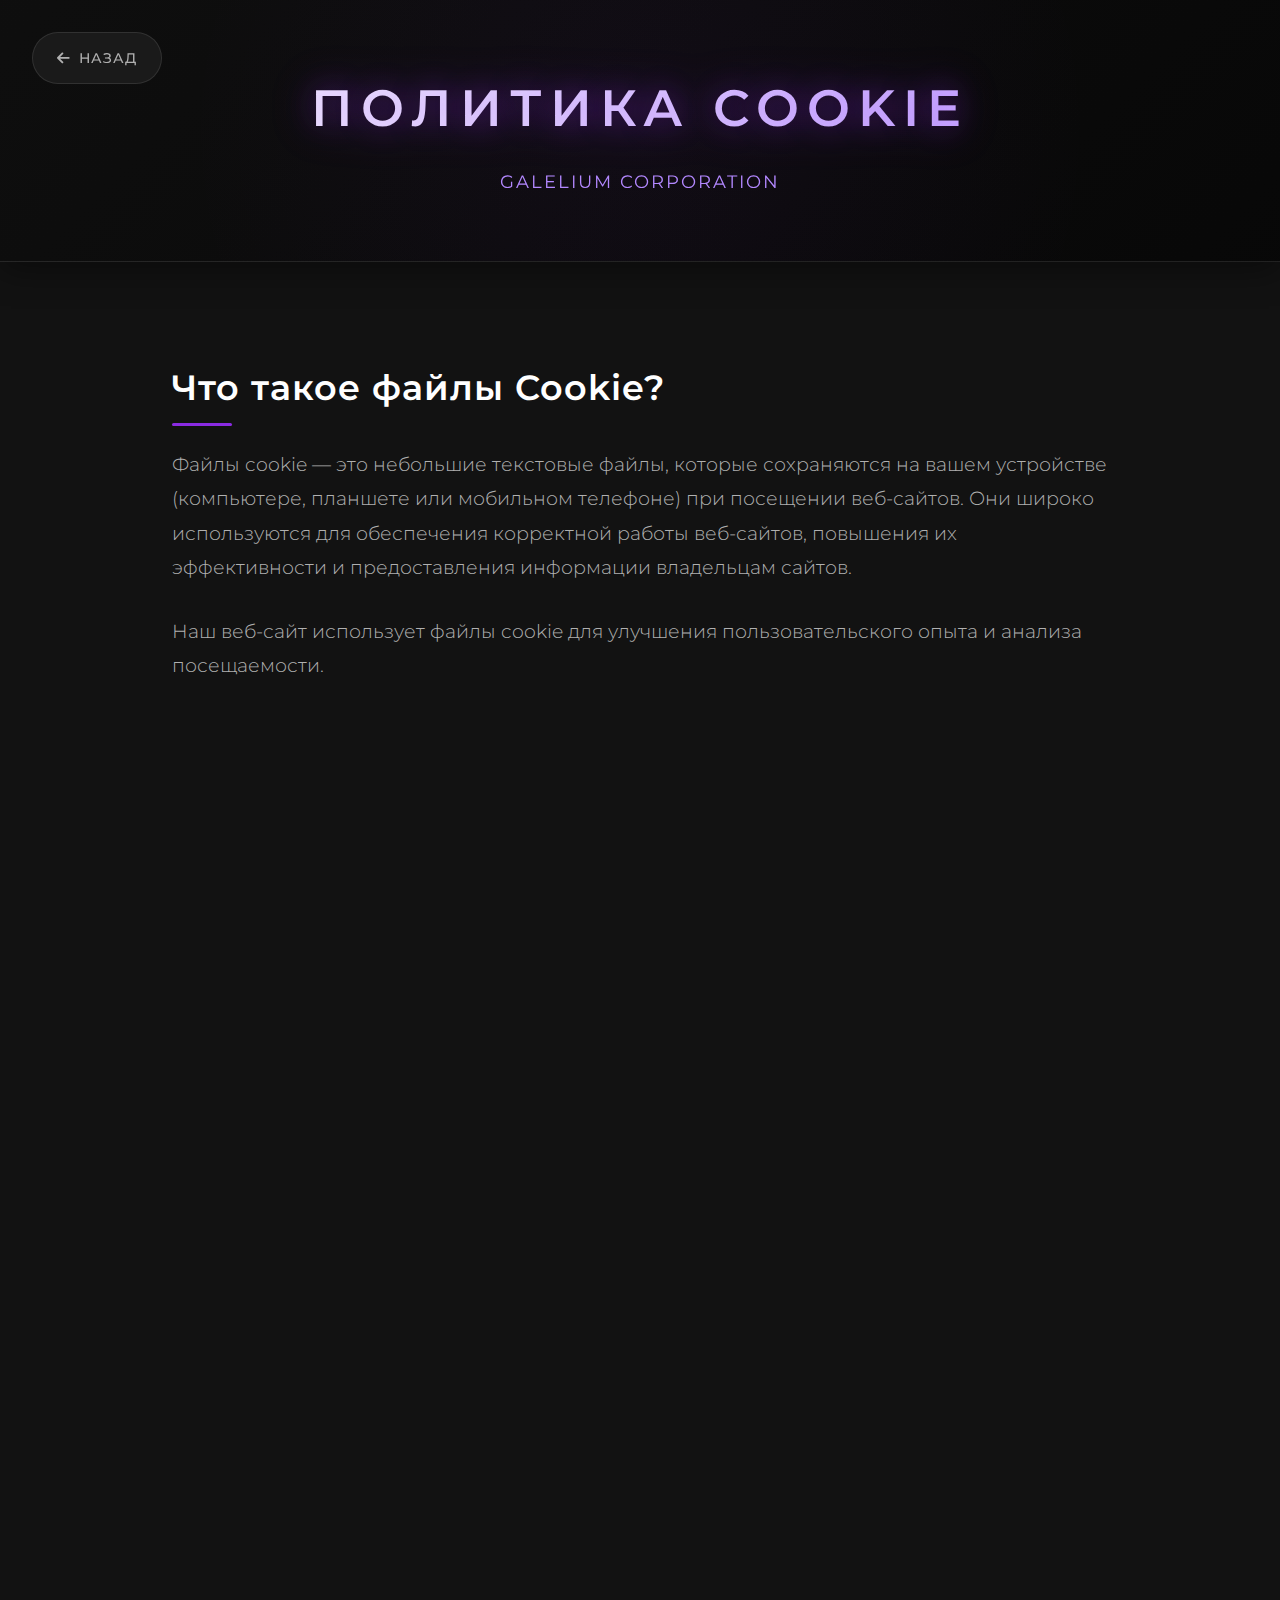
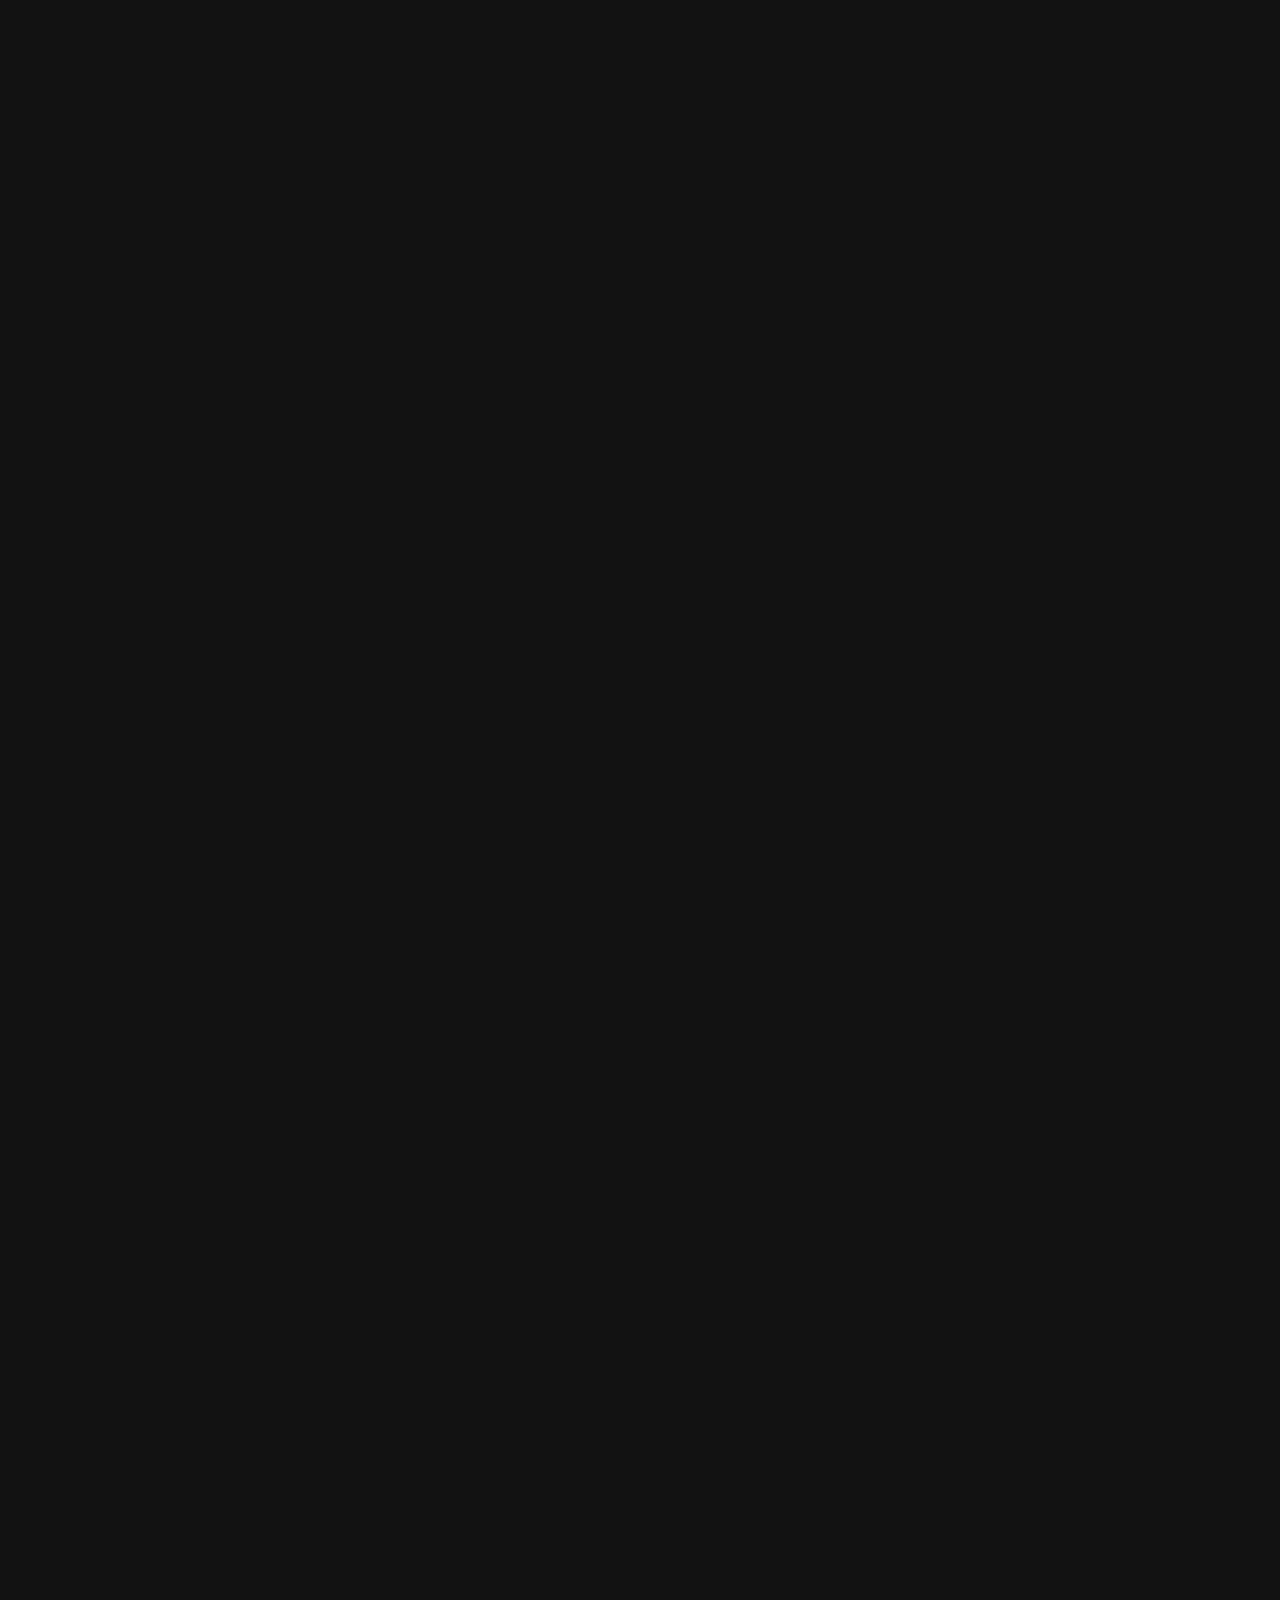
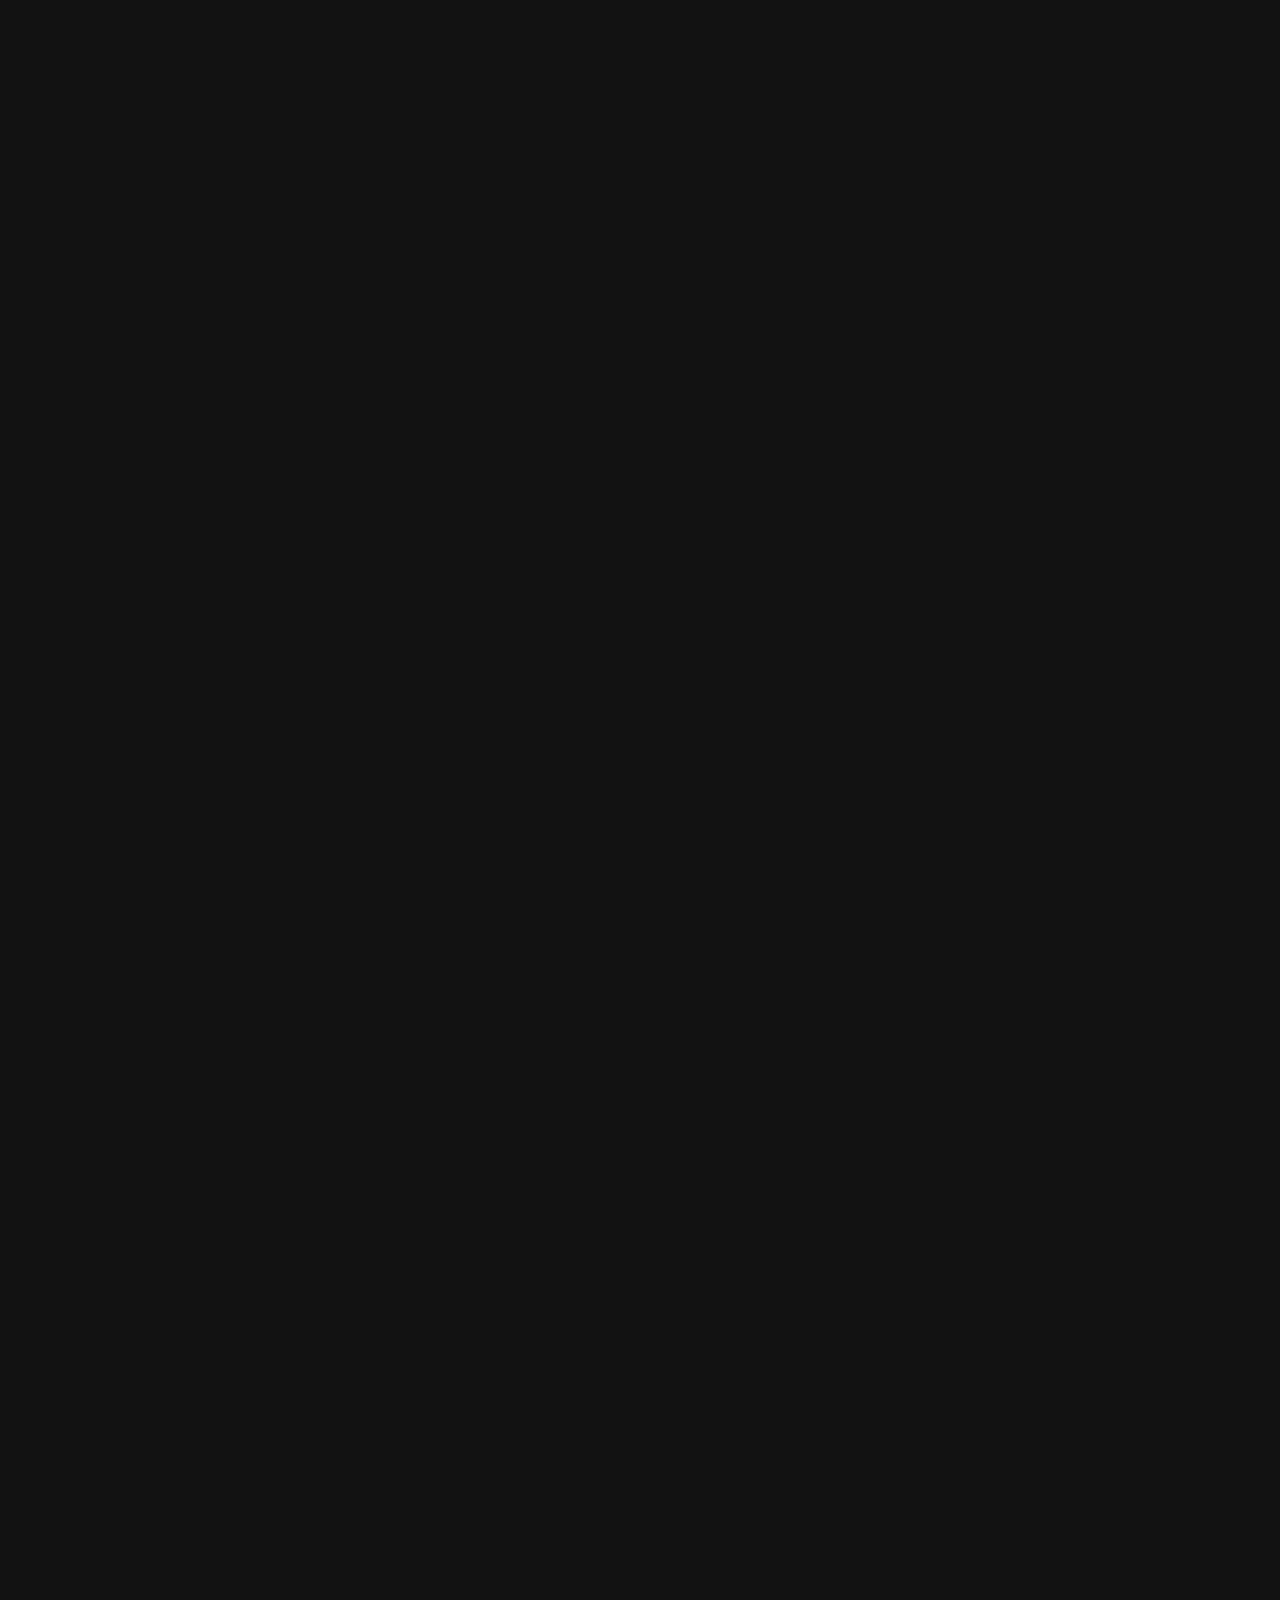
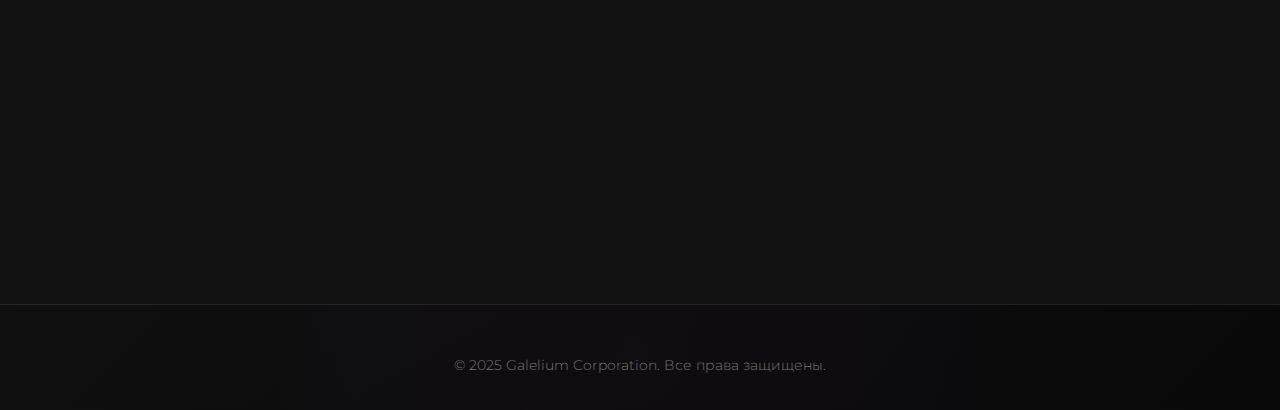
<file: cookies.html>
<!DOCTYPE html>
<html lang="ru">
<head>
    <meta charset="UTF-8">
    <meta name="viewport" content="width=device-width, initial-scale=1.0">
    <meta name="description" content="Политика использования файлов Cookie - Galelium Corporation">
    <meta name="keywords" content="cookies, файлы cookie, политика, Galelium Corporation">
    <meta name="author" content="Galelium Corporation">
    <meta name="robots" content="index, follow">
    
    <title>Политика использования файлов Cookie - Galelium Corporation</title>
    
    <!-- Preload critical resources -->
    <link rel="preload" href="https://fonts.googleapis.com/css2?family=Montserrat:wght@300;400;500;600;700&display=swap" as="style" onload="this.onload=null;this.rel='stylesheet'">
    <noscript><link rel="stylesheet" href="https://fonts.googleapis.com/css2?family=Montserrat:wght@300;400;500;600;700&display=swap"></noscript>
    <link rel="preload" href="https://cdnjs.cloudflare.com/ajax/libs/font-awesome/6.4.0/css/all.min.css" as="style" onload="this.onload=null;this.rel='stylesheet'">
    <noscript><link rel="stylesheet" href="https://cdnjs.cloudflare.com/ajax/libs/font-awesome/6.4.0/css/all.min.css"></noscript>
    
    <style>
        :root {
            --primary-color: #8a2be2;
            --primary-dark: #6a1b9a;
            --primary-light: #b388ff;
            --bg-dark: #121212;
            --bg-darker: #0d0d0d;
            --bg-light: #1e1e1e;
            --text-light: #ffffff;
            --text-muted: #b0b0b0;
            --text-dark: #777777;
            --border-color: rgba(255, 255, 255, 0.1);
            --transition: all 0.4s cubic-bezier(0.25, 0.8, 0.25, 1);
            --section-spacing: 6rem;
        }

        * {
            margin: 0;
            padding: 0;
            box-sizing: border-box;
            font-family: 'Montserrat', sans-serif;
            -webkit-font-smoothing: antialiased;
            -moz-osx-font-smoothing: grayscale;
        }

        /* Respect user's motion preferences */
        @media (prefers-reduced-motion: reduce) {
            * {
                animation-duration: 0.01ms !important;
                animation-iteration-count: 1 !important;
                transition-duration: 0.01ms !important;
                scroll-behavior: auto !important;
            }
        }

        body {
            background-color: var(--bg-dark);
            color: var(--text-muted);
            line-height: 1.7;
            overflow-x: hidden;
            scroll-behavior: smooth;
        }

        /* Scrollbar */
        ::-webkit-scrollbar {
            width: 8px;
        }

        ::-webkit-scrollbar-track {
            background: var(--bg-darker);
        }

        ::-webkit-scrollbar-thumb {
            background: var(--primary-color);
            border-radius: 4px;
        }

        /* Header */
        header {
            background: linear-gradient(135deg, rgba(15, 15, 15, 0.95), rgba(8, 8, 8, 0.95));
            padding: 4rem 1rem;
            text-align: center;
            position: relative;
            backdrop-filter: blur(12px);
            border-bottom: 1px solid var(--border-color);
            z-index: 1000;
            box-shadow: 0 8px 32px rgba(0, 0, 0, 0.4);
            overflow: hidden;
        }

        header::before {
            content: '';
            position: absolute;
            top: 0;
            left: 0;
            right: 0;
            bottom: 0;
            background: radial-gradient(circle at center, rgba(138, 43, 226, 0.05) 0%, transparent 70%);
            pointer-events: none;
        }

        header h1 {
            font-size: 3.2rem;
            font-weight: 600;
            letter-spacing: 8px;
            text-transform: uppercase;
            color: var(--text-light);
            margin-bottom: 1rem;
            position: relative;
            z-index: 2;
            background: linear-gradient(135deg, #ffffff 0%, var(--primary-light) 50%, #ffffff 100%);
            background-clip: text;
            -webkit-background-clip: text;
            -webkit-text-fill-color: transparent;
            background-size: 200% 200%;
            animation: gradientShift 4s ease-in-out infinite;
            text-shadow: 0 0 30px rgba(138, 43, 226, 0.3);
            transition: var(--transition);
            filter: drop-shadow(0 0 20px rgba(138, 43, 226, 0.4));
        }

        @keyframes gradientShift {
            0%, 100% { background-position: 0% 50%; }
            50% { background-position: 100% 50%; }
        }

        header p {
            font-size: 1.1rem;
            color: var(--text-muted);
            margin-top: 0.8rem;
            font-weight: 400;
            letter-spacing: 2px;
            text-transform: uppercase;
            position: relative;
            z-index: 2;
            opacity: 0.8;
            transition: var(--transition);
        }

        header:hover p {
            opacity: 1;
            color: var(--primary-light);
        }

        /* Back button */
        .back-btn {
            position: fixed;
            top: 2rem;
            left: 2rem;
            z-index: 2000;
            background: rgba(30, 30, 30, 0.8);
            border: 1px solid var(--border-color);
            border-radius: 50px;
            padding: 0.8rem 1.5rem;
            color: var(--text-muted);
            text-decoration: none;
            font-size: 0.9rem;
            font-weight: 500;
            text-transform: uppercase;
            letter-spacing: 1px;
            transition: var(--transition);
            backdrop-filter: blur(5px);
            display: flex;
            align-items: center;
            gap: 0.5rem;
        }

        .back-btn:hover {
            color: var(--primary-light);
            border-color: var(--primary-light);
            background: rgba(138, 43, 226, 0.1);
            transform: translateY(-2px);
        }

        /* Content */
        .content {
            max-width: 1000px;
            margin: 6rem auto;
            padding: 0 2rem;
        }

        .section {
            margin-bottom: var(--section-spacing);
            text-align: left;
            opacity: 0;
            transform: translateY(30px);
            transition: opacity 0.8s ease, transform 0.8s ease;
        }

        .section.visible {
            opacity: 1;
            transform: translateY(0);
        }

        .section h2 {
            font-size: 2.2rem;
            font-weight: 600;
            color: var(--text-light);
            margin-bottom: 1.8rem;
            letter-spacing: 1px;
            position: relative;
            display: inline-block;
        }

        .section h2::after {
            content: '';
            position: absolute;
            left: 0;
            bottom: -8px;
            width: 60px;
            height: 3px;
            background: var(--primary-color);
            border-radius: 3px;
        }

        .section h3 {
            font-size: 1.6rem;
            font-weight: 500;
            color: var(--text-light);
            margin: 2rem 0 1rem 0;
            letter-spacing: 0.5px;
        }

        .section p, .section ul {
            font-size: 1.2rem;
            color: var(--text-muted);
            font-weight: 300;
            margin-bottom: 1.8rem;
            line-height: 1.8;
        }

        .section ul {
            list-style: none;
            padding-left: 0;
        }

        .section ul li {
            position: relative;
            margin-bottom: 1.2rem;
            padding-left: 2.2rem;
        }

        .section ul li::before {
            content: '';
            position: absolute;
            left: 0;
            top: 0.8rem;
            width: 10px;
            height: 10px;
            border-radius: 50%;
            background: var(--primary-color);
            transform: translateY(-50%);
        }

        .highlight {
            color: var(--primary-light);
            font-weight: 500;
        }

        .cookie-table {
            background: rgba(30, 30, 30, 0.5);
            border: 1px solid var(--border-color);
            border-radius: 10px;
            overflow: hidden;
            margin: 2rem 0;
        }

        .cookie-table table {
            width: 100%;
            border-collapse: collapse;
        }

        .cookie-table th {
            background: rgba(138, 43, 226, 0.1);
            color: var(--text-light);
            padding: 1rem;
            text-align: left;
            font-weight: 600;
            border-bottom: 1px solid var(--border-color);
        }

        .cookie-table td {
            padding: 1rem;
            border-bottom: 1px solid rgba(255, 255, 255, 0.05);
        }

        .cookie-table tr:last-child td {
            border-bottom: none;
        }

        .cookie-type {
            color: var(--primary-light);
            font-weight: 500;
        }

        .info-box {
            background: rgba(30, 30, 30, 0.5);
            border: 1px solid var(--border-color);
            border-radius: 10px;
            padding: 2rem;
            margin: 2rem 0;
        }

        .info-box h3 {
            color: var(--primary-light);
            margin-bottom: 1rem;
        }

        .info-box p {
            margin-bottom: 0.5rem;
        }

        .contact-info {
            background: rgba(30, 30, 30, 0.5);
            border: 1px solid var(--border-color);
            border-radius: 10px;
            padding: 2rem;
            margin: 2rem 0;
        }

        .contact-info h3 {
            color: var(--primary-light);
            margin-bottom: 1rem;
        }

        .contact-info p {
            margin-bottom: 0.5rem;
        }

        .contact-info a {
            color: var(--primary-light);
            text-decoration: none;
            transition: var(--transition);
        }

        .contact-info a:hover {
            color: var(--text-light);
        }

        /* Footer */
        footer {
            background: linear-gradient(135deg, rgba(15, 15, 15, 0.95), rgba(8, 8, 8, 0.95));
            padding: 3rem 2rem 2rem;
            position: relative;
            border-top: 1px solid var(--border-color);
            overflow: hidden;
            text-align: center;
        }

        footer::before {
            content: '';
            position: absolute;
            top: 0;
            left: 0;
            right: 0;
            bottom: 0;
            background: radial-gradient(circle at center, rgba(138, 43, 226, 0.03) 0%, transparent 70%);
            pointer-events: none;
        }

        footer p {
            font-size: 0.9rem;
            color: var(--text-dark);
            font-weight: 300;
            margin: 0;
            position: relative;
            z-index: 2;
        }

        /* Responsive Design */
        @media (max-width: 768px) {
            header {
                display: none; /* Hide header on mobile */
            }

            .back-btn {
                top: 1.5rem;
                left: 1.5rem;
                padding: 0.7rem 1.2rem;
                font-size: 0.8rem;
            }

            .content {
                margin: 4rem auto;
                padding: 0 1.5rem;
            }

            .section {
                margin-bottom: 3rem;
            }

            .section h2 {
                font-size: 1.8rem;
            }

            .section h3 {
                font-size: 1.4rem;
            }

            .section p, .section ul {
                font-size: 1.1rem;
            }

            .cookie-table {
                overflow-x: auto;
            }

            .cookie-table table {
                min-width: 600px;
            }

            .cookie-table th,
            .cookie-table td {
                padding: 0.8rem;
                font-size: 0.9rem;
            }

            .info-box, .contact-info {
                padding: 1.5rem;
            }

            :root {
                --section-spacing: 3rem;
            }
        }

        @media (max-width: 576px) {
            .back-btn {
                top: 1.2rem;
                left: 1.2rem;
                padding: 0.6rem 1rem;
                font-size: 0.75rem;
            }

            .content {
                margin: 3rem auto;
                padding: 0 1rem;
            }

            .section h2 {
                font-size: 1.6rem;
            }

            .section h3 {
                font-size: 1.3rem;
            }

            .section p, .section ul {
                font-size: 1rem;
            }

            .cookie-table th,
            .cookie-table td {
                padding: 0.6rem;
                font-size: 0.8rem;
            }

            .info-box, .contact-info {
                padding: 1rem;
            }
        }
    </style>
</head>
<body>
    <header role="banner">
        <h1>Политика Cookie</h1>
        <p>Galelium Corporation</p>
    </header>

    <a href="index.html" class="back-btn" aria-label="Вернуться на главную страницу">
        <i class="fas fa-arrow-left" aria-hidden="true"></i>
        Назад
    </a>

    <main>
        <div class="content">
            <section class="section" id="introduction">
                <h2>Что такое файлы Cookie?</h2>
                <p>Файлы cookie — это небольшие текстовые файлы, которые сохраняются на вашем устройстве (компьютере, планшете или мобильном телефоне) при посещении веб-сайтов. Они широко используются для обеспечения корректной работы веб-сайтов, повышения их эффективности и предоставления информации владельцам сайтов.</p>
                <p>Наш веб-сайт использует файлы cookie для улучшения пользовательского опыта и анализа посещаемости.</p>
            </section>

            <section class="section" id="how-we-use-cookies">
                <h2>Как мы используем файлы Cookie</h2>
                <p>Galelium Corporation использует файлы cookie для следующих целей:</p>
                <ul>
                    <li><span class="highlight">Функциональность:</span> обеспечение корректной работы веб-сайта</li>
                    <li><span class="highlight">Аналитика:</span> понимание того, как посетители взаимодействуют с сайтом</li>
                    <li><span class="highlight">Производительность:</span> оптимизация скорости загрузки и работы сайта</li>
                    <li><span class="highlight">Персонализация:</span> адаптация контента под предпочтения пользователей</li>
                </ul>
            </section>

            <section class="section" id="types-of-cookies">
                <h2>Типы файлов Cookie, которые мы используем</h2>
                
                <div class="cookie-table">
                    <table>
                        <thead>
                            <tr>
                                <th>Тип Cookie</th>
                                <th>Назначение</th>
                                <th>Срок действия</th>
                            </tr>
                        </thead>
                        <tbody>
                            <tr>
                                <td><span class="cookie-type">Необходимые</span></td>
                                <td>Обеспечивают базовую функциональность сайта</td>
                                <td>Сессия</td>
                            </tr>
                            <tr>
                                <td><span class="cookie-type">Аналитические</span></td>
                                <td>Помогают понять, как посетители используют сайт</td>
                                <td>2 года</td>
                            </tr>
                            <tr>
                                <td><span class="cookie-type">Функциональные</span></td>
                                <td>Запоминают ваши предпочтения и настройки</td>
                                <td>1 год</td>
                            </tr>
                            <tr>
                                <td><span class="cookie-type">Производительности</span></td>
                                <td>Оптимизируют скорость работы сайта</td>
                                <td>6 месяцев</td>
                            </tr>
                        </tbody>
                    </table>
                </div>
            </section>

            <section class="section" id="third-party-cookies">
                <h2>Сторонние файлы Cookie</h2>
                <p>Наш веб-сайт может использовать файлы cookie от сторонних поставщиков услуг:</p>
                <ul>
                    <li><span class="highlight">Google Fonts:</span> для загрузки шрифтов</li>
                    <li><span class="highlight">Font Awesome:</span> для отображения иконок</li>
                    <li><span class="highlight">Three.js CDN:</span> для анимации частиц (только на ПК)</li>
                </ul>
                <div class="info-box">
                    <h3>Важно знать</h3>
                    <p>Сторонние файлы cookie регулируются политиками конфиденциальности соответствующих поставщиков услуг. Мы рекомендуем ознакомиться с их политиками для получения дополнительной информации.</p>
                </div>
            </section>

            <section class="section" id="managing-cookies">
                <h2>Управление файлами Cookie</h2>
                <p>Вы можете контролировать и управлять файлами cookie различными способами:</p>
                
                <h3>Настройки браузера</h3>
                <p>Большинство веб-браузеров позволяют вам:</p>
                <ul>
                    <li>Просматривать файлы cookie, хранящиеся на вашем устройстве</li>
                    <li>Удалять файлы cookie</li>
                    <li>Блокировать файлы cookie от определенных сайтов</li>
                    <li>Блокировать сторонние файлы cookie</li>
                    <li>Очищать все файлы cookie при закрытии браузера</li>
                </ul>

                <h3>Инструкции для популярных браузеров</h3>
                <ul>
                    <li><span class="highlight">Google Chrome:</span> Настройки → Конфиденциальность и безопасность → Файлы cookie</li>
                    <li><span class="highlight">Mozilla Firefox:</span> Настройки → Приватность и защита → Файлы cookie</li>
                    <li><span class="highlight">Safari:</span> Настройки → Конфиденциальность → Управление данными веб-сайтов</li>
                    <li><span class="highlight">Microsoft Edge:</span> Настройки → Файлы cookie и разрешения сайтов</li>
                </ul>
            </section>

            <section class="section" id="impact-of-disabling">
                <h2>Последствия отключения файлов Cookie</h2>
                <p>Если вы отключите файлы cookie, некоторые функции нашего веб-сайта могут работать некорректно:</p>
                <ul>
                    <li>Снижение производительности сайта</li>
                    <li>Потеря пользовательских настроек</li>
                    <li>Невозможность использования некоторых интерактивных функций</li>
                    <li>Проблемы с отображением контента</li>
                </ul>
            </section>

            <section class="section" id="consent">
                <h2>Согласие на использование файлов Cookie</h2>
                <p>Продолжая использовать наш веб-сайт, вы соглашаетесь с использованием файлов cookie в соответствии с данной политикой.</p>
                <p>Если вы не согласны с использованием файлов cookie, пожалуйста, покиньте наш веб-сайт или отключите файлы cookie в настройках вашего браузера.</p>
            </section>

            <section class="section" id="updates">
                <h2>Обновления политики</h2>
                <p>Мы можем обновлять данную Политику использования файлов Cookie время от времени. Любые изменения будут опубликованы на этой странице с указанием даты последнего обновления.</p>
                <p>Рекомендуем периодически проверять данную страницу для получения актуальной информации.</p>
            </section>

            <section class="section" id="contact">
                <h2>Контактная информация</h2>
                <div class="contact-info">
                    <h3>Для вопросов по файлам Cookie обращайтесь:</h3>
                    <p><strong>Email:</strong> <a href="mailto:privacy@galelium.com">privacy@galelium.com</a></p>
                    <p><strong>Общие вопросы:</strong> <a href="mailto:info@galelium.com">info@galelium.com</a></p>
                    <p><strong>Telegram:</strong> <a href="https://t.me/lucas_vegas" target="_blank" rel="noopener noreferrer">@lucas_vegas</a></p>
                    <p><strong>Discord:</strong> <a href="https://discord.com/users/lucas_vegas" target="_blank" rel="noopener noreferrer">@lucas_vegas</a></p>
                </div>
            </section>
        </div>
    </main>

    <footer role="contentinfo">
        <p>&copy; 2025 Galelium Corporation. Все права защищены.</p>
    </footer>

    <script>
        // Intersection Observer for section animations
        const sections = document.querySelectorAll('.section');
        
        const observerOptions = {
            threshold: 0.1,
            rootMargin: '0px 0px -100px 0px'
        };
        
        const observer = new IntersectionObserver((entries, observer) => {
            entries.forEach(entry => {
                if (entry.isIntersecting) {
                    entry.target.classList.add('visible');
                    observer.unobserve(entry.target);
                }
            });
        }, observerOptions);
        
        sections.forEach(section => {
            observer.observe(section);
        });
    </script>
</body>
</html>
</file>
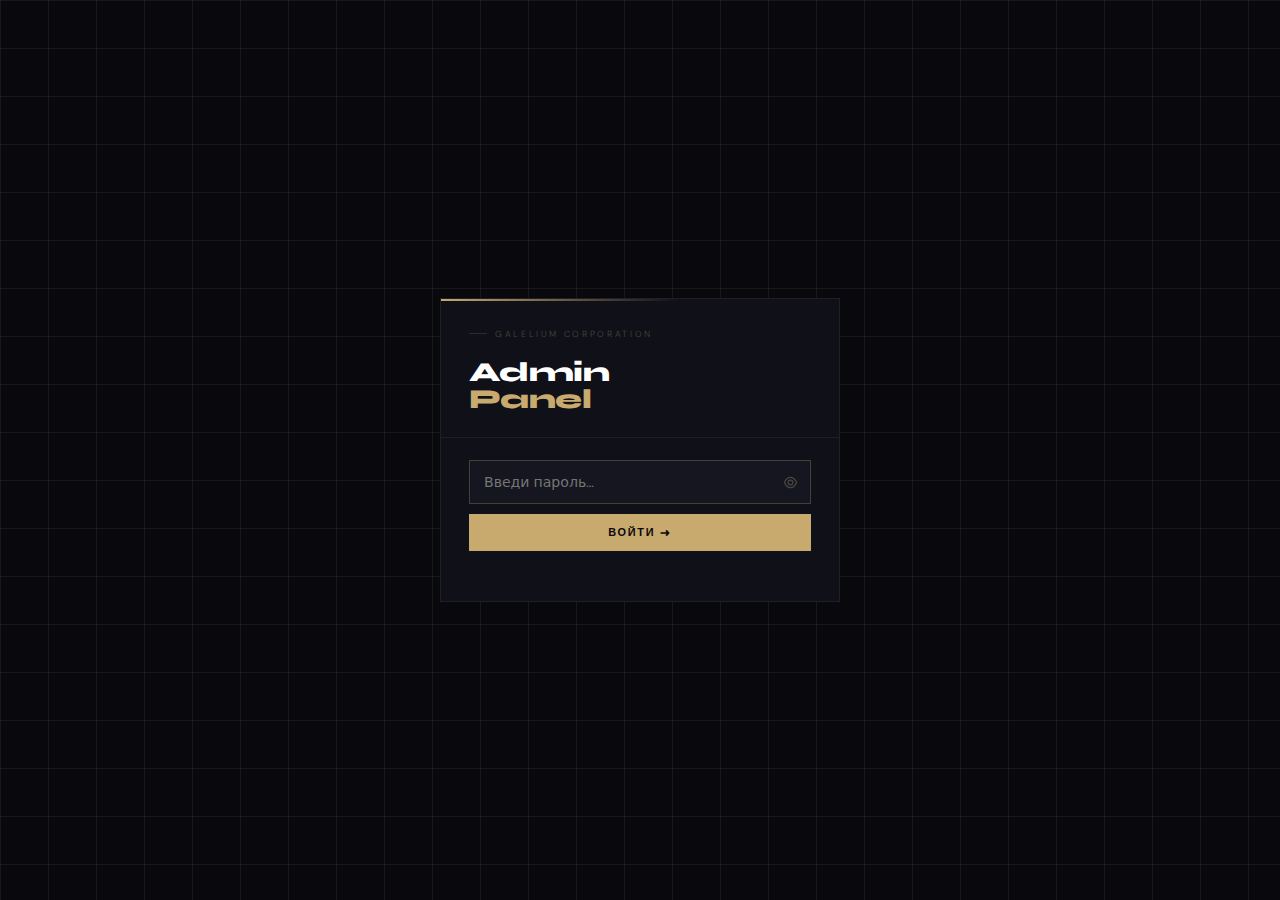
<file: dashboard.html>
<!DOCTYPE html>
<html lang="ru">
<head>
  <meta charset="UTF-8" />
  <meta name="viewport" content="width=device-width, initial-scale=1.0" />
  <title>Admin · Galelium</title>
  <meta name="robots" content="noindex, nofollow" />

  <link rel="preconnect" href="https://fonts.googleapis.com" />
  <link rel="preconnect" href="https://fonts.gstatic.com" crossorigin />
  <link rel="preload" as="style"
    href="https://fonts.googleapis.com/css2?family=Syne:wght@700;800&family=DM+Sans:opsz,wght@9..40,300;9..40,400;9..40,500&family=DM+Mono:wght@300;400&display=swap"
    onload="this.onload=null;this.rel='stylesheet'" />
  <noscript>
    <link rel="stylesheet" href="https://fonts.googleapis.com/css2?family=Syne:wght@700;800&family=DM+Sans:opsz,wght@9..40,300;9..40,400;9..40,500&family=DM+Mono:wght@300;400&display=swap" />
  </noscript>

  <style>
    /* ═══════════════════════════════════════════════════════════════
       ДИЗАЙН-ТОКЕНЫ  —  не меняй без крайней необходимости
    ═══════════════════════════════════════════════════════════════ */
    :root {
      /* Цвета */
      --bg:           #08080d;
      --bg-2:         #0d0d14;
      --surface:      #101018;
      --surface-2:    #161620;
      --surface-3:    #1c1c2a;
      --border:       rgba(255,255,255,.065);
      --border-h:     rgba(255,255,255,.12);
      --border-a:     rgba(200,169,110,.28);

      --accent:       #c8a96e;
      --accent-dim:   rgba(200,169,110,.09);
      --accent-mid:   rgba(200,169,110,.28);
      --accent-bright:#d4b878;

      --text:         #e4e2dc;
      --muted:        #78766e;
      --muted-2:      #48463f;
      --muted-3:      #2e2c27;

      --green:        #4caf82;
      --green-dim:    rgba(76,175,130,.10);
      --red:          #d06070;
      --red-dim:      rgba(208,96,112,.10);
      --blue:         #6b9fd4;
      --blue-dim:     rgba(107,159,212,.10);
      --yellow:       #d4a843;
      --yellow-dim:   rgba(212,168,67,.10);

      /* Типографика */
      --font-display: 'Syne', sans-serif;
      --font-sans:    'DM Sans', system-ui, sans-serif;
      --font-mono:    'DM Mono', 'Courier New', monospace;

      /* Сетка */
      --sidebar-w:    220px;
      --topbar-h:     52px;

      /* Анимации */
      --ease:   cubic-bezier(.4,0,.2,1);
      --ease-o: cubic-bezier(0,0,.2,1);
      --t:      .22s;
      --tf:     .14s;
    }

    /* ═══════════════════════════════════════════════════════════════
       СБРОС
    ═══════════════════════════════════════════════════════════════ */
    *, *::before, *::after { box-sizing: border-box; margin: 0; padding: 0; }
    html { scroll-behavior: smooth; -webkit-text-size-adjust: 100%; height: 100%; }
    body {
      background: var(--bg); color: var(--text);
      font-family: var(--font-sans); font-weight: 300;
      font-size: .9rem; line-height: 1.6; height: 100%;
      -webkit-font-smoothing: antialiased;
      -moz-osx-font-smoothing: grayscale;
      overflow: hidden;                 /* лейаут не скроллится — только контент */
    }
    a { color: inherit; text-decoration: none; }
    button { font-family: inherit; cursor: pointer; }
    input, textarea, select { font-family: inherit; }
    ul, ol { list-style: none; }
    img, video { display: block; max-width: 100%; }

    /* ═══════════════════════════════════════════════════════════════
       ЭКРАН БЛОКИРОВКИ
    ═══════════════════════════════════════════════════════════════ */
    #lock {
      position: fixed; inset: 0; z-index: 900;
      background: var(--bg);
      display: flex; align-items: center; justify-content: center;
    }
    /* Фоновая сетка */
    #lock::before {
      content: '';
      position: absolute; inset: 0; pointer-events: none;
      background-image:
        linear-gradient(var(--border) 1px, transparent 1px),
        linear-gradient(90deg, var(--border) 1px, transparent 1px);
      background-size: 48px 48px;
    }
    .lock-panel {
      position: relative; z-index: 1;
      width: min(400px, calc(100vw - 32px));
      background: var(--surface);
      border: 1px solid var(--border);
    }
    .lock-panel::before {
      content: ''; position: absolute; top: 0; left: 0; right: 0; height: 2px;
      background: linear-gradient(90deg, var(--accent), transparent 60%);
    }
    .lock-head { padding: 28px 28px 24px; border-bottom: 1px solid var(--border); }
    .lock-corp {
      font-size: .55rem; letter-spacing: .3em; text-transform: uppercase;
      color: var(--muted-2); margin-bottom: 18px;
      display: flex; align-items: center; gap: 8px;
    }
    .lock-corp::before { content:''; display:block; width:18px; height:1px; background:var(--muted-3); }
    .lock-title {
      font-family: var(--font-display); font-weight: 800;
      font-size: 1.7rem; color: #fff; line-height: 1; letter-spacing: -.02em;
    }
    .lock-title em { color: var(--accent); font-style: normal; }
    .lock-body { padding: 22px 28px 26px; }
    .lock-field { position: relative; margin-bottom: 10px; }
    .lock-input {
      width: 100%; background: var(--surface-2);
      border: 1px solid var(--border);
      color: var(--text); font-size: .88rem; font-weight: 400;
      padding: 12px 44px 12px 14px; outline: none;
      transition: border-color var(--tf);
    }
    .lock-input:focus { border-color: var(--accent-mid); }
    .lock-input.shake { animation: shake .35s ease; border-color: rgba(208,96,112,.5); }
    @keyframes shake { 0%,100%{transform:translateX(0)} 20%,60%{transform:translateX(-6px)} 40%,80%{transform:translateX(6px)} }
    .lock-eye {
      position: absolute; right: 0; top: 0; bottom: 0; width: 42px;
      background: none; border: none;
      color: var(--muted-2); display: flex; align-items: center; justify-content: center;
      transition: color var(--tf);
    }
    .lock-eye:hover { color: var(--muted); }
    .lock-submit {
      width: 100%; padding: 12px;
      background: var(--accent); color: #08080d;
      font-family: var(--font-display); font-weight: 800;
      font-size: .68rem; letter-spacing: .16em; text-transform: uppercase;
      border: none; transition: opacity var(--tf);
    }
    .lock-submit:hover { opacity: .85; }
    .lock-err { font-size: .7rem; color: var(--red); margin-top: 8px; min-height: 16px; }

    /* ═══════════════════════════════════════════════════════════════
       ЛЕЙАУТ ПАНЕЛИ
    ═══════════════════════════════════════════════════════════════ */
    #shell {
      display: none;        /* показывается через .active */
      height: 100svh;
      grid-template-columns: var(--sidebar-w) 1fr;
      grid-template-rows: var(--topbar-h) 1fr;
      grid-template-areas:
        "sidebar topbar"
        "sidebar content";
    }
    #shell.active { display: grid; }

    /* ═══════════════════════════════════════════════════════════════
       SIDEBAR
    ═══════════════════════════════════════════════════════════════ */
    .sidebar {
      grid-area: sidebar;
      background: var(--surface);
      border-right: 1px solid var(--border);
      display: flex; flex-direction: column;
      overflow-y: auto; overflow-x: hidden;
      -webkit-overflow-scrolling: touch;
    }

    /* Логотип */
    .sb-logo {
      padding: 0 18px;
      height: var(--topbar-h);
      display: flex; align-items: center; gap: 10px;
      border-bottom: 1px solid var(--border);
      flex-shrink: 0;
    }
    .sb-logo-mark {
      width: 28px; height: 28px; flex-shrink: 0;
      background: var(--accent); display: flex; align-items: center; justify-content: center;
    }
    .sb-logo-mark svg { flex-shrink: 0; }
    .sb-logo-text {
      font-family: var(--font-display); font-weight: 800;
      font-size: .82rem; letter-spacing: .04em; text-transform: uppercase; color: var(--text);
      line-height: 1;
    }
    .sb-logo-sub { font-size: .55rem; letter-spacing: .16em; text-transform: uppercase; color: var(--muted); margin-top: 2px; }

    /* Навигация */
    .sb-nav { flex: 1; padding: 14px 0; }
    .sb-section { margin-bottom: 4px; }
    .sb-section-label {
      font-size: .52rem; letter-spacing: .26em; text-transform: uppercase;
      color: var(--muted-2); padding: 10px 18px 5px;
      display: block;
    }
    .sb-link {
      display: flex; align-items: center; gap: 9px;
      padding: 8px 18px; font-size: .76rem; font-weight: 400;
      letter-spacing: .02em; color: var(--muted);
      transition: color var(--tf), background var(--tf);
      position: relative; white-space: nowrap; overflow: hidden;
      text-overflow: ellipsis;
    }
    .sb-link:hover { color: var(--text); background: var(--surface-2); }
    .sb-link.active {
      color: var(--accent); background: var(--accent-dim);
    }
    .sb-link.active::before {
      content: ''; position: absolute; left: 0; top: 0; bottom: 0;
      width: 2px; background: var(--accent);
    }
    .sb-icon { width: 15px; height: 15px; flex-shrink: 0; opacity: .7; }
    .sb-link.active .sb-icon { opacity: 1; }
    .sb-badge {
      margin-left: auto; font-size: .52rem; letter-spacing: .1em;
      background: var(--red); color: #fff; border-radius: 20px;
      padding: 1px 6px; flex-shrink: 0;
    }
    .sb-badge.green { background: var(--green); }
    .sb-badge.yellow { background: var(--yellow); color: #0a0a0f; }

    /* Низ сайдбара — юзер */
    .sb-user {
      border-top: 1px solid var(--border); padding: 12px 14px;
      display: flex; align-items: center; gap: 10px;
      flex-shrink: 0;
    }
    .sb-avatar {
      width: 30px; height: 30px; flex-shrink: 0;
      background: var(--accent-dim); border: 1px solid var(--accent-mid);
      display: flex; align-items: center; justify-content: center;
      font-family: var(--font-display); font-weight: 800;
      font-size: .68rem; color: var(--accent);
    }
    .sb-user-info { flex: 1; min-width: 0; }
    .sb-user-name { font-size: .74rem; color: var(--text); font-weight: 400; white-space: nowrap; overflow: hidden; text-overflow: ellipsis; }
    .sb-user-role { font-size: .58rem; letter-spacing: .1em; text-transform: uppercase; color: var(--muted-2); }
    .sb-logout {
      width: 26px; height: 26px; display: flex; align-items: center; justify-content: center;
      background: none; border: 1px solid var(--border); color: var(--muted-2); flex-shrink: 0;
      transition: border-color var(--tf), color var(--tf);
    }
    .sb-logout:hover { border-color: var(--border-h); color: var(--red); }

    /* ═══════════════════════════════════════════════════════════════
       TOPBAR
    ═══════════════════════════════════════════════════════════════ */
    .topbar {
      grid-area: topbar;
      background: rgba(8,8,13,.98);
      border-bottom: 1px solid var(--border);
      display: flex; align-items: center; justify-content: space-between;
      padding-inline: 24px; gap: 12px;
      /* position: sticky не работает в CSS Grid — topbar уже фиксирован сеткой */
      z-index: 100; min-width: 0;
    }
    .topbar-left { display: flex; align-items: center; gap: 10px; min-width: 0; }
    /* Мобильный гамбургер */
    .topbar-menu-btn {
      display: none; width: 32px; height: 32px;
      align-items: center; justify-content: center;
      background: none; border: 1px solid var(--border); color: var(--muted);
      flex-shrink: 0; transition: border-color var(--tf), color var(--tf);
    }
    .topbar-menu-btn:hover { border-color: var(--border-h); color: var(--text); }
    .page-title {
      font-family: var(--font-display); font-weight: 800;
      font-size: .88rem; color: #fff; letter-spacing: -.01em;
      white-space: nowrap; overflow: hidden; text-overflow: ellipsis;
    }
    .page-breadcrumb {
      font-size: .65rem; letter-spacing: .1em; text-transform: uppercase;
      color: var(--muted); white-space: nowrap;
    }
    .page-breadcrumb span { color: var(--muted-2); margin-inline: 5px; }

    .topbar-right { display: flex; align-items: center; gap: 8px; flex-shrink: 0; }
    .tb-status {
      display: flex; align-items: center; gap: 6px;
      font-size: .58rem; letter-spacing: .14em; text-transform: uppercase; color: var(--muted-2);
      padding: 4px 10px; background: var(--surface); border: 1px solid var(--border);
    }
    .tb-dot { width: 5px; height: 5px; border-radius: 50%; background: var(--green); animation: pulse-g 2.5s ease-in-out infinite; }
    @keyframes pulse-g { 0%,100%{box-shadow:0 0 0 0 rgba(76,175,130,.4)} 50%{box-shadow:0 0 0 5px rgba(76,175,130,0)} }

    .tb-btn {
      display: inline-flex; align-items: center; justify-content: center; gap: 6px;
      padding: 6px 12px; font-size: .63rem; letter-spacing: .1em; text-transform: uppercase;
      background: none; border: 1px solid var(--border); color: var(--muted);
      transition: border-color var(--tf), color var(--tf), background var(--tf);
      white-space: nowrap;
    }
    .tb-btn:hover { border-color: var(--border-h); color: var(--text); }
    .tb-btn.primary { background: var(--accent); color: #08080d; border-color: var(--accent); font-family: var(--font-display); font-weight: 800; }
    .tb-btn.primary:hover { opacity: .85; }
    .tb-notif {
      position: relative;
      width: 32px; height: 32px;
      display: flex; align-items: center; justify-content: center;
      background: none; border: 1px solid var(--border); color: var(--muted);
      transition: border-color var(--tf), color var(--tf);
    }
    .tb-notif:hover { border-color: var(--border-h); color: var(--text); }
    .tb-notif-badge {
      position: absolute; top: 5px; right: 5px;
      width: 7px; height: 7px; border-radius: 50%;
      background: var(--red); border: 1px solid var(--surface);
    }

    /* ═══════════════════════════════════════════════════════════════
       CONTENT AREA
    ═══════════════════════════════════════════════════════════════ */
    .content {
      grid-area: content;
      overflow-y: auto; overflow-x: hidden;
      -webkit-overflow-scrolling: touch;
      background: var(--bg);
    }
    .content-pad { padding: 24px; }
    .content-pad-sm { padding: 20px 24px; }

    /* Страницы */
    .page { display: none; }
    .page.active { display: block; }

    /* ═══════════════════════════════════════════════════════════════
       УТИЛИТЫ
    ═══════════════════════════════════════════════════════════════ */
    .eyebrow {
      font-size: .57rem; letter-spacing: .26em; text-transform: uppercase;
      color: var(--accent); display: block; margin-bottom: 8px;
    }
    .section-title {
      font-family: var(--font-display); font-weight: 800;
      font-size: clamp(1.1rem,2vw,1.5rem); color: #fff;
      letter-spacing: -.01em; line-height: 1.1;
    }
    .section-title em { color: var(--accent); font-style: normal; }

    .divider { height: 1px; background: var(--border); margin: 20px 0; }
    .gap-2  { display: flex; flex-direction: column; gap: 2px; }
    .gap-4  { display: flex; flex-direction: column; gap: 4px; }

    /* Кнопки */
    .btn {
      display: inline-flex; align-items: center; gap: 6px;
      padding: 8px 16px; font-size: .66rem; letter-spacing: .1em; text-transform: uppercase;
      border: 1px solid var(--border); background: none; color: var(--muted);
      transition: border-color var(--tf), color var(--tf), background var(--tf);
      white-space: nowrap;
    }
    .btn:hover { border-color: var(--border-h); color: var(--text); }
    .btn-p { background: var(--accent); color: #08080d; border-color: var(--accent); font-family: var(--font-display); font-weight: 800; }
    .btn-p:hover { opacity: .85; border-color: var(--accent); }
    .btn-danger { border-color: rgba(208,96,112,.25); color: var(--red); }
    .btn-danger:hover { background: var(--red-dim); }
    .btn-sm { padding: 5px 10px; font-size: .6rem; }
    .btn-xs { padding: 3px 8px; font-size: .58rem; }

    /* Иконочная кнопка */
    .icon-btn {
      width: 28px; height: 28px; display: flex; align-items: center; justify-content: center;
      background: none; border: 1px solid var(--border); color: var(--muted-2);
      transition: border-color var(--tf), color var(--tf), background var(--tf);
    }
    .icon-btn:hover { border-color: var(--border-h); color: var(--text); }
    .icon-btn.del:hover { border-color: rgba(208,96,112,.35); color: var(--red); background: var(--red-dim); }

    /* Теги/пилюли */
    .pill {
      display: inline-flex; align-items: center; gap: 4px;
      font-size: .56rem; letter-spacing: .13em; text-transform: uppercase;
      padding: 2px 8px; white-space: nowrap;
    }
    .pill-green  { color: var(--green);  background: var(--green-dim);  border: 1px solid rgba(76,175,130,.22); }
    .pill-red    { color: var(--red);    background: var(--red-dim);    border: 1px solid rgba(208,96,112,.22); }
    .pill-yellow { color: var(--yellow); background: var(--yellow-dim); border: 1px solid rgba(212,168,67,.22); }
    .pill-blue   { color: var(--blue);   background: var(--blue-dim);   border: 1px solid rgba(107,159,212,.22); }
    .pill-muted  { color: var(--muted);  background: var(--surface-2);  border: 1px solid var(--border); }
    .pill-dot    { width: 5px; height: 5px; border-radius: 50%; background: currentColor; flex-shrink: 0; }

    /* Карточки */
    .card {
      background: var(--surface); border: 1px solid var(--border);
      position: relative; overflow: hidden;
    }
    .card-pad { padding: 18px 20px; }
    .card-accent::before {
      content: ''; position: absolute; top: 0; left: 0; right: 0; height: 2px;
      background: linear-gradient(90deg, var(--accent), transparent 60%);
    }

    /* Поля формы */
    .field { display: flex; flex-direction: column; gap: 5px; }
    .field label { font-size: .58rem; letter-spacing: .18em; text-transform: uppercase; color: var(--muted-2); }
    .field label .req { color: var(--accent); }
    .field input, .field textarea, .field select {
      background: var(--surface-2); border: 1px solid var(--border);
      color: var(--text); font-size: .86rem; font-weight: 300;
      padding: 9px 11px; outline: none; width: 100%;
      transition: border-color var(--tf);
      -webkit-appearance: none;
    }
    .field input:focus, .field textarea:focus, .field select:focus { border-color: var(--accent-mid); }
    .field input::placeholder, .field textarea::placeholder { color: var(--muted-2); }
    .field textarea { resize: vertical; min-height: 72px; }
    .field select {
      background-image: url("data:image/svg+xml,%3Csvg width='10' height='6' viewBox='0 0 10 6' fill='none' xmlns='http://www.w3.org/2000/svg'%3E%3Cpath d='M1 1l4 4 4-4' stroke='%2378766e' stroke-width='1.3' stroke-linecap='round' stroke-linejoin='round'/%3E%3C/svg%3E");
      background-repeat: no-repeat; background-position: right 10px center; padding-right: 28px;
    }
    .field select option { background: var(--surface-3); }

    /* Сетки */
    .grid-2 { display: grid; grid-template-columns: 1fr 1fr; gap: 2px; }
    .grid-3 { display: grid; grid-template-columns: 1fr 1fr 1fr; gap: 2px; }
    .grid-4 { display: grid; grid-template-columns: repeat(4,1fr); gap: 2px; }
    .grid-auto { display: grid; grid-template-columns: repeat(auto-fit, minmax(220px,1fr)); gap: 2px; }
    .span-2 { grid-column: span 2; }
    .span-full { grid-column: 1 / -1; }

    /* ═══════════════════════════════════════════════════════════════
       КПЭ-ЯЧЕЙКИ (виджеты)
    ═══════════════════════════════════════════════════════════════ */
    .kpi {
      background: var(--surface); border: 1px solid var(--border);
      padding: 16px 20px; position: relative; overflow: hidden;
      transition: border-color var(--t);
    }
    .kpi:hover { border-color: var(--border-h); }
    .kpi__label {
      font-size: .57rem; letter-spacing: .2em; text-transform: uppercase;
      color: var(--muted-2); margin-bottom: 8px;
    }
    .kpi__val {
      font-family: var(--font-display); font-weight: 800;
      font-size: clamp(1.6rem, 3vw, 2.2rem); color: #fff;
      line-height: 1; letter-spacing: -.02em;
    }
    .kpi__val em { color: var(--accent); font-style: normal; }
    .kpi__val.green  { color: var(--green); }
    .kpi__val.red    { color: var(--red); }
    .kpi__val.yellow { color: var(--yellow); }
    .kpi__delta {
      margin-top: 8px; font-size: .62rem; color: var(--muted);
      display: flex; align-items: center; gap: 4px;
    }
    .kpi__delta.up   { color: var(--green); }
    .kpi__delta.down { color: var(--red); }
    .kpi__icon {
      position: absolute; right: 16px; top: 50%; transform: translateY(-50%);
      opacity: .07; pointer-events: none;
    }

    /* Мини-спарклайн */
    .kpi__spark { margin-top: 10px; }
    .sparkline { width: 100%; height: 24px; }

    /* ═══════════════════════════════════════════════════════════════
       ТАБЛИЦЫ
    ═══════════════════════════════════════════════════════════════ */
    .table-wrap { overflow-x: auto; }
    table { width: 100%; border-collapse: collapse; }
    thead th {
      font-size: .57rem; letter-spacing: .18em; text-transform: uppercase;
      color: var(--muted-2); font-weight: 400; text-align: left;
      padding: 10px 14px; border-bottom: 1px solid var(--border);
      white-space: nowrap; background: var(--surface);
    }
    thead th:first-child { padding-left: 18px; }
    tbody tr { border-bottom: 1px solid var(--border); transition: background var(--tf); }
    tbody tr:last-child { border-bottom: none; }
    tbody tr:hover { background: var(--surface-2); }
    tbody td { padding: 11px 14px; font-size: .8rem; color: var(--muted); vertical-align: middle; }
    tbody td:first-child { padding-left: 18px; color: var(--text); }
    .td-mono { font-family: var(--font-mono); font-size: .75rem; }

    /* Checkbox */
    .cb { width: 14px; height: 14px; accent-color: var(--accent); cursor: pointer; }

    /* ═══════════════════════════════════════════════════════════════
       СПИСОК СТРОК (report-style)
    ═══════════════════════════════════════════════════════════════ */
    .row-list { display: flex; flex-direction: column; gap: 2px; }
    .row-item {
      display: grid; align-items: center; gap: 14px;
      background: var(--surface); border: 1px solid var(--border);
      padding: 12px 16px; position: relative; overflow: hidden;
      transition: border-color var(--tf), background var(--tf);
      cursor: default;
      min-width: 0;  /* предотвращает переполнение в grid */
    }
    .row-item[data-id] { cursor: pointer; }
    .row-item:hover { border-color: var(--border-h); background: var(--surface-2); }
    .row-item.has-accent::before {
      content: ''; position: absolute; left: 0; top: 0; bottom: 0; width: 3px;
    }
    .row-item.accent-green::before { background: var(--green); }
    .row-item.accent-red::before   { background: var(--red); }
    .row-item.accent-yellow::before{ background: var(--yellow); }
    .row-item.accent-blue::before  { background: var(--blue); }

    /* ═══════════════════════════════════════════════════════════════
       ПРОГРЕСС-БАР
    ═══════════════════════════════════════════════════════════════ */
    .prog-track {
      height: 4px; background: var(--surface-3); border-radius: 2px;
      overflow: hidden; position: relative;
    }
    .prog-fill {
      height: 100%; border-radius: 2px;
      transition: width .5s var(--ease);
    }
    .prog-fill.green  { background: var(--green); }
    .prog-fill.red    { background: var(--red); }
    .prog-fill.accent { background: var(--accent); }
    .prog-fill.blue   { background: var(--blue); }

    /* ═══════════════════════════════════════════════════════════════
       ДРОВЕР (боковая панель-форма)
    ═══════════════════════════════════════════════════════════════ */
    .drawer-overlay {
      position: fixed; inset: 0; z-index: 400;
      background: rgba(5,5,10,.75);
      backdrop-filter: blur(4px); -webkit-backdrop-filter: blur(4px);
      opacity: 0; pointer-events: none;
      transition: opacity var(--t) ease;
    }
    .drawer-overlay.open { opacity: 1; pointer-events: auto; }

    .drawer {
      position: fixed; top: 0; right: 0; bottom: 0;
      width: min(580px, 100vw);
      background: var(--surface); border-left: 1px solid var(--border);
      z-index: 401; overflow-y: auto;
      transform: translateX(100%);
      transition: transform .3s var(--ease);
      -webkit-overflow-scrolling: touch;
      display: flex; flex-direction: column;
    }
    .drawer.open { transform: translateX(0); }

    .drawer-head {
      position: sticky; top: 0; z-index: 10;
      background: var(--surface); border-bottom: 1px solid var(--border);
      padding: 14px 20px;
      display: flex; align-items: center; gap: 12px;
    }
    .drawer-head::before {
      content: ''; position: absolute; top: 0; left: 0; right: 0; height: 2px;
      background: linear-gradient(90deg, var(--accent), transparent 60%);
    }
    .drawer-head-text { flex: 1; min-width: 0; }
    .drawer-head-title {
      font-family: var(--font-display); font-weight: 800;
      font-size: .92rem; color: #fff; line-height: 1.2;
    }
    .drawer-head-sub { font-size: .65rem; color: var(--muted); margin-top: 2px; }
    .drawer-close {
      width: 30px; height: 30px; flex-shrink: 0;
      display: flex; align-items: center; justify-content: center;
      background: none; border: 1px solid var(--border); color: var(--muted);
      transition: border-color var(--tf), color var(--tf);
    }
    .drawer-close:hover { border-color: var(--border-h); color: var(--text); }

    .drawer-body { flex: 1; padding: 20px; display: flex; flex-direction: column; gap: 14px; }
    .drawer-foot {
      position: sticky; bottom: 0;
      background: var(--surface); border-top: 1px solid var(--border);
      padding: 13px 20px;
      display: flex; align-items: center; justify-content: flex-end; gap: 8px;
    }

    /* Секция в дровере */
    .ds { background: var(--surface-2); border: 1px solid var(--border); padding: 16px; }
    .ds-title {
      font-size: .56rem; letter-spacing: .22em; text-transform: uppercase;
      color: var(--accent); margin-bottom: 12px;
      display: flex; align-items: center; gap: 8px;
    }
    .ds-title::after { content:''; flex:1; height:1px; background:var(--border); }
    .fg-2 { display: grid; grid-template-columns: 1fr 1fr; gap: 10px; }
    .fg-3 { display: grid; grid-template-columns: 1fr 1fr 1fr; gap: 10px; }
    .fg-full { grid-column: 1 / -1; }

    /* ═══════════════════════════════════════════════════════════════
       АЛЕРТ / БАННЕР
    ═══════════════════════════════════════════════════════════════ */
    .alert {
      display: flex; align-items: flex-start; gap: 12px;
      padding: 12px 16px; font-size: .78rem;
    }
    .alert-red    { background: var(--red-dim);    border: 1px solid rgba(208,96,112,.22);  color: var(--muted); }
    .alert-green  { background: var(--green-dim);  border: 1px solid rgba(76,175,130,.22);  color: var(--muted); }
    .alert-yellow { background: var(--yellow-dim); border: 1px solid rgba(212,168,67,.22);  color: var(--muted); }
    .alert-blue   { background: var(--blue-dim);   border: 1px solid rgba(107,159,212,.22); color: var(--muted); }
    .alert strong { color: var(--text); }
    .alert-icon { flex-shrink: 0; margin-top: 2px; }

    /* ═══════════════════════════════════════════════════════════════
       ТОСТ
    ═══════════════════════════════════════════════════════════════ */
    .toast {
      position: fixed; bottom: 20px; right: 20px; z-index: 999;
      background: var(--surface-2); border: 1px solid var(--border);
      padding: 10px 18px; font-size: .76rem;
      display: flex; align-items: center; gap: 9px; max-width: 300px;
      transform: translateY(60px) scale(.95); opacity: 0;
      transition: transform .25s var(--ease), opacity .2s ease;
      pointer-events: none;
    }
    .toast.show { transform: translateY(0) scale(1); opacity: 1; pointer-events: auto; }
    .toast.ok   { border-color: rgba(76,175,130,.3); }
    .toast.err  { border-color: rgba(208,96,112,.3); }
    .toast-dot  { width: 6px; height: 6px; border-radius: 50%; flex-shrink: 0; }
    .toast.ok  .toast-dot { background: var(--green); }
    .toast.err .toast-dot { background: var(--red); }

    /* ═══════════════════════════════════════════════════════════════
       ПУСТОЕ СОСТОЯНИЕ
    ═══════════════════════════════════════════════════════════════ */
    .empty {
      text-align: center; padding: 52px 24px;
      color: var(--muted); font-size: .82rem;
      border: 1px dashed var(--border); background: var(--surface);
    }
    .empty svg { display: block; margin: 0 auto 14px; opacity: .18; }

    /* ═══════════════════════════════════════════════════════════════
       JSON-БЛОК (экспорт)
    ═══════════════════════════════════════════════════════════════ */
    .json-box {
      background: #0a0f16; border: 1px solid var(--border);
      font-family: var(--font-mono); font-size: .72rem;
      line-height: 1.7; color: #abb2bf;
      padding: 16px 18px; max-height: 320px; overflow-y: auto;
      white-space: pre; border-radius: 0;
    }

    /* ═══════════════════════════════════════════════════════════════
       СТРАНИЦА: ДАШБОРД
    ═══════════════════════════════════════════════════════════════ */
    .dash-kpis { display: grid; grid-template-columns: repeat(4,1fr); gap: 2px; margin-bottom: 20px; }
    .dash-grid { display: grid; grid-template-columns: 1fr 320px; gap: 2px; }

    /* Активность / простая диаграмма */
    .activity-bars {
      display: flex; align-items: flex-end; gap: 3px; height: 60px; margin-top: 14px;
    }
    .ab {
      flex: 1; background: var(--surface-2);
      transition: background var(--tf);
      position: relative; cursor: default;
    }
    .ab:hover { background: var(--accent-dim); }
    .ab.filled { background: rgba(200,169,110,.25); }
    .ab.filled:hover { background: rgba(200,169,110,.4); }

    /* ═══════════════════════════════════════════════════════════════
       СТРАНИЦА: ОТЧЁТЫ
    ═══════════════════════════════════════════════════════════════ */
    .reports-row { grid-template-columns: 90px 1fr auto; }

    /* Фильтр-кнопка в активном состоянии */
    .btn.filter-active {
      border-color: rgba(208,96,112,.4) !important;
      color: var(--red) !important;
      background: var(--red-dim) !important;
    }

    /* Поиск — стиль совместимый с .field input */
    .search-input {
      background: var(--surface-2); border: 1px solid var(--border);
      color: var(--text); font-size: .82rem; font-weight: 300;
      padding: 8px 12px 8px 32px; outline: none; width: 100%;
      transition: border-color var(--tf);
      -webkit-appearance: none;
    }
    .search-input::placeholder { color: var(--muted-2); }
    .search-input:focus { border-color: var(--accent-mid); }

    /* ═══════════════════════════════════════════════════════════════
       СТРАНИЦА: НАСТРОЙКИ
    ═══════════════════════════════════════════════════════════════ */
    .settings-grid { display: grid; grid-template-columns: 200px 1fr; gap: 2px; align-items: start; }
    .settings-nav { background: var(--surface); border: 1px solid var(--border); }
    .sn-link {
      display: flex; align-items: center; gap: 8px;
      padding: 10px 16px; font-size: .74rem; color: var(--muted);
      border-bottom: 1px solid var(--border); cursor: pointer;
      transition: background var(--tf), color var(--tf);
    }
    .sn-link:last-child { border-bottom: none; }
    .sn-link:hover { background: var(--surface-2); color: var(--text); }
    .sn-link.active { color: var(--accent); background: var(--accent-dim); }
    .settings-body { display: flex; flex-direction: column; gap: 2px; }
    .settings-section { display: none; }
    .settings-section.active { display: flex; flex-direction: column; gap: 14px; }

    /* Тоггл */
    .toggle-row {
      display: flex; align-items: center; justify-content: space-between; gap: 16px;
      padding: 14px 18px; background: var(--surface); border: 1px solid var(--border);
    }
    .toggle-label { font-size: .82rem; color: var(--text); margin-bottom: 2px; }
    .toggle-sub   { font-size: .7rem; color: var(--muted); }
    .toggle {
      position: relative; width: 36px; height: 20px; flex-shrink: 0;
    }
    .toggle input { opacity: 0; width: 0; height: 0; position: absolute; }
    .toggle-slider {
      position: absolute; inset: 0; background: var(--surface-3);
      border: 1px solid var(--border); border-radius: 20px; cursor: pointer;
      transition: background var(--t), border-color var(--t);
    }
    .toggle-slider::before {
      content: ''; position: absolute; left: 2px; top: 2px;
      width: 14px; height: 14px; border-radius: 50%;
      background: var(--muted-2); transition: transform var(--t), background var(--t);
    }
    .toggle input:checked + .toggle-slider { background: var(--accent-dim); border-color: var(--accent-mid); }
    .toggle input:checked + .toggle-slider::before { transform: translateX(16px); background: var(--accent); }

    /* ═══════════════════════════════════════════════════════════════
       МОБИЛЬНЫЙ OVERLAY для сайдбара
    ═══════════════════════════════════════════════════════════════ */
    .sb-overlay {
      display: none;
      position: fixed; inset: 0; z-index: 299;
      background: rgba(5,5,10,.7);
    }
    .sb-overlay.open { display: block; }

    /* ═══════════════════════════════════════════════════════════════
       АДАПТИВ
    ═══════════════════════════════════════════════════════════════ */
    @media (max-width: 1100px) {
      /* Правый блок дашборда чуть уже */
      .dash-grid { grid-template-columns: 1fr 280px; }
    }

    @media (max-width: 860px) {
      /* Убираем sidebar из grid, прячем его */
      #shell {
        grid-template-columns: 1fr;
        grid-template-areas:
          "topbar"
          "content";
      }
      .sidebar {
        display: none;
        position: fixed;
        top: 0; left: 0; bottom: 0;
        width: var(--sidebar-w);
        z-index: 300;
        box-shadow: 4px 0 24px rgba(0,0,0,.5);
      }
      .sidebar.mobile-open { display: flex; }
      .topbar-menu-btn { display: flex !important; }

      /* Сетки */
      .dash-kpis { grid-template-columns: 1fr 1fr; }
      .dash-grid  { grid-template-columns: 1fr; }
      .grid-4     { grid-template-columns: 1fr 1fr; }
      .grid-3     { grid-template-columns: 1fr 1fr; }
      .fg-3       { grid-template-columns: 1fr 1fr; }

      /* Настройки — стек */
      .settings-grid { grid-template-columns: 1fr; }
      .settings-nav  { display: flex; flex-wrap: wrap; border-bottom: 1px solid var(--border); }
      .sn-link       { border-bottom: none; border-right: 1px solid var(--border); flex-shrink: 0; }

      /* Строки отчётов — скрываем правый колонку прогресс-баров */
      .rpt-bars-col { display: none; }
    }

    @media (max-width: 600px) {
      .content-pad { padding: 14px; }
      .content-pad-sm { padding: 12px 14px; }
      .dash-kpis  { grid-template-columns: 1fr 1fr; }  /* 2 колонки даже на мобиле */
      .grid-2, .grid-3, .grid-4, .fg-2, .fg-3 { grid-template-columns: 1fr; }
      .tb-status  { display: none; }
      .tb-notif   { display: none; }
      /* Компактный topbar */
      .topbar     { padding-inline: 14px; gap: 8px; }
    }

    @media (max-width: 400px) {
      .dash-kpis  { grid-template-columns: 1fr; }
      :root { --sidebar-w: 100vw; }
    }
  </style>
</head>
<body>

<!-- ══════════════════════════════════════════════════════════════
     ЭКРАН БЛОКИРОВКИ
══════════════════════════════════════════════════════════════ -->
<div id="lock">
  <div class="lock-panel">
    <div class="lock-head">
      <div class="lock-corp">Galelium Corporation</div>
      <div class="lock-title">Admin<br><em>Panel</em></div>
    </div>
    <div class="lock-body">
      <div class="lock-field">
        <input type="password" id="lockInput" class="lock-input" placeholder="Введи пароль…" autocomplete="current-password" />
        <button class="lock-eye" id="lockEye" aria-label="Показать/скрыть">
          <svg width="15" height="15" viewBox="0 0 16 16" fill="none"><circle cx="8" cy="8" r="2.5" stroke="currentColor" stroke-width="1.3"/><path d="M1.5 8c1.5-3.5 4-5.5 6.5-5.5s5 2 6.5 5.5c-1.5 3.5-4 5.5-6.5 5.5S3 11.5 1.5 8z" stroke="currentColor" stroke-width="1.3"/></svg>
        </button>
      </div>
      <button class="lock-submit" id="lockBtn">Войти →</button>
      <div class="lock-err" id="lockErr"></div>
    </div>
  </div>
</div>

<!-- ══════════════════════════════════════════════════════════════
     ОБОЛОЧКА ПАНЕЛИ
══════════════════════════════════════════════════════════════ -->
<div id="shell">

  <!-- Mobile sidebar overlay -->
  <div class="sb-overlay" id="sb-overlay"></div>

  <!-- SIDEBAR -->
  <aside class="sidebar" id="sidebar">
    <div class="sb-logo">
      <div class="sb-logo-mark">
        <svg width="14" height="14" viewBox="0 0 14 14" fill="none"><path d="M7 1L1 4.5v5L7 13l6-3.5v-5L7 1z" stroke="#0a0a0f" stroke-width="1.4" stroke-linejoin="round"/></svg>
      </div>
      <div>
        <div class="sb-logo-text">Galelium</div>
        <div class="sb-logo-sub">Admin</div>
      </div>
    </div>

    <nav class="sb-nav" id="sidebar-nav">

      <div class="sb-section">
        <span class="sb-section-label">Главное</span>
        <a class="sb-link active" data-page="dash" href="#">
          <svg class="sb-icon" viewBox="0 0 15 15" fill="none"><rect x="1.5" y="1.5" width="5" height="5" stroke="currentColor" stroke-width="1.2"/><rect x="8.5" y="1.5" width="5" height="5" stroke="currentColor" stroke-width="1.2"/><rect x="1.5" y="8.5" width="5" height="5" stroke="currentColor" stroke-width="1.2"/><rect x="8.5" y="8.5" width="5" height="5" stroke="currentColor" stroke-width="1.2"/></svg>
          Дашборд
        </a>
        <a class="sb-link" data-page="reports" href="#">
          <svg class="sb-icon" viewBox="0 0 15 15" fill="none"><rect x="2" y="1.5" width="11" height="12" rx="1" stroke="currentColor" stroke-width="1.2"/><path d="M4.5 5h6M4.5 7.5h4.5M4.5 10h3" stroke="currentColor" stroke-width="1.1" stroke-linecap="round"/></svg>
          Отчёты смен
          <span class="sb-badge" id="sb-badge-reports">0</span>
        </a>
        <a class="sb-link" data-page="analytics" href="#">
          <svg class="sb-icon" viewBox="0 0 15 15" fill="none"><path d="M1.5 11.5l3.5-4 3 2.5 4-6" stroke="currentColor" stroke-width="1.2" stroke-linecap="round" stroke-linejoin="round"/><rect x="1.5" y="1.5" width="12" height="12" rx="1" stroke="currentColor" stroke-width="1.2"/></svg>
          Аналитика
        </a>
      </div>

      <div class="sb-section">
        <span class="sb-section-label">Контент</span>
        <a class="sb-link" data-page="news" href="#">
          <svg class="sb-icon" viewBox="0 0 15 15" fill="none"><path d="M2 3h11M2 6h8M2 9h6M2 12h4" stroke="currentColor" stroke-width="1.2" stroke-linecap="round"/></svg>
          Новости
          <span class="sb-badge yellow">2</span>
        </a>
        <a class="sb-link" data-page="team" href="#">
          <svg class="sb-icon" viewBox="0 0 15 15" fill="none"><circle cx="5.5" cy="5" r="2.5" stroke="currentColor" stroke-width="1.2"/><circle cx="10.5" cy="5.5" r="2" stroke="currentColor" stroke-width="1.2"/><path d="M1 13c0-2.761 2.015-5 4.5-5s4.5 2.239 4.5 5" stroke="currentColor" stroke-width="1.2" stroke-linecap="round"/><path d="M10.5 9c1.657 0 3 1.343 3 3" stroke="currentColor" stroke-width="1.2" stroke-linecap="round"/></svg>
          Команда
        </a>
        <a class="sb-link" data-page="careers" href="#">
          <svg class="sb-icon" viewBox="0 0 15 15" fill="none"><rect x="4" y="1.5" width="7" height="3.5" rx="1" stroke="currentColor" stroke-width="1.2"/><rect x="1.5" y="5" width="12" height="8.5" rx="1" stroke="currentColor" stroke-width="1.2"/><path d="M1.5 8.5h12" stroke="currentColor" stroke-width="1.2"/></svg>
          Вакансии
        </a>
      </div>

      <div class="sb-section">
        <span class="sb-section-label">Система</span>
        <a class="sb-link" data-page="settings" href="#">
          <svg class="sb-icon" viewBox="0 0 15 15" fill="none"><circle cx="7.5" cy="7.5" r="2" stroke="currentColor" stroke-width="1.2"/><path d="M7.5 1v1.5M7.5 12v1.5M1 7.5h1.5M12 7.5h1.5M3.1 3.1l1.06 1.06M10.84 10.84l1.06 1.06M3.1 11.9l1.06-1.06M10.84 4.16l1.06-1.06" stroke="currentColor" stroke-width="1.2" stroke-linecap="round"/></svg>
          Настройки
        </a>
        <a class="sb-link" href="https://galelium.com" target="_blank">
          <svg class="sb-icon" viewBox="0 0 15 15" fill="none"><path d="M6 2.5H2.5a1 1 0 0 0-1 1v9a1 1 0 0 0 1 1h9a1 1 0 0 0 1-1V9M9 1.5h4.5M13.5 1.5V6M7.5 7.5l6-6" stroke="currentColor" stroke-width="1.2" stroke-linecap="round" stroke-linejoin="round"/></svg>
          Перейти на сайт
        </a>
      </div>

    </nav>

    <div class="sb-user">
      <div class="sb-avatar" id="sb-avatar">Г</div>
      <div class="sb-user-info">
        <div class="sb-user-name" id="sb-name">Администратор</div>
        <div class="sb-user-role">Galelium Corp</div>
      </div>
      <button class="sb-logout" id="sb-logout" title="Выйти">
        <svg width="12" height="12" viewBox="0 0 12 12" fill="none"><path d="M8 2h1.5a1 1 0 0 1 1 1v6a1 1 0 0 1-1 1H8M5 8.5L7.5 6 5 3.5M7.5 6H1.5" stroke="currentColor" stroke-width="1.2" stroke-linecap="round" stroke-linejoin="round"/></svg>
      </button>
    </div>
  </aside>

  <!-- TOPBAR -->
  <header class="topbar">
    <div class="topbar-left">
      <button class="topbar-menu-btn" id="menuBtn" aria-label="Меню">
        <svg width="14" height="14" viewBox="0 0 14 14" fill="none"><path d="M2 3.5h10M2 7h10M2 10.5h10" stroke="currentColor" stroke-width="1.3" stroke-linecap="round"/></svg>
      </button>
      <div class="page-breadcrumb">Galelium<span>·</span><span id="bc-page">Дашборд</span></div>
    </div>
    <div class="topbar-right">
      <div class="tb-status"><span class="tb-dot"></span><span>Активен</span></div>
      <button class="tb-notif" id="tb-notif" aria-label="Уведомления">
        <svg width="14" height="14" viewBox="0 0 14 14" fill="none"><path d="M7 1.5a4.5 4.5 0 0 0-4.5 4.5c0 2.5-1 3.5-1 3.5h11s-1-1-1-3.5A4.5 4.5 0 0 0 7 1.5zM5.5 11a1.5 1.5 0 0 0 3 0" stroke="currentColor" stroke-width="1.2" stroke-linecap="round" stroke-linejoin="round"/></svg>
        <span class="tb-notif-badge"></span>
      </button>
      <button class="tb-btn primary" id="tb-new-btn">
        <svg width="11" height="11" viewBox="0 0 11 11" fill="none"><path d="M5.5 1v9M1 5.5h9" stroke="currentColor" stroke-width="1.5" stroke-linecap="round"/></svg>
        Добавить
      </button>
    </div>
  </header>

  <!-- CONTENT -->
  <main class="content" id="content">

    <!-- ╔══════════════════════════════════
         ║ ДАШБОРД
         ╚════════════════════════════════ -->
    <div class="page active" id="page-dash">
      <div class="content-pad">

        <div style="margin-bottom:20px">
          <span class="eyebrow">Обзор</span>
          <div class="section-title">Дашборд</div>
        </div>

        <!-- КПЭ -->
        <div class="dash-kpis">
          <div class="kpi card-accent">
            <div class="kpi__label">Всего отчётов</div>
            <div class="kpi__val" id="d-total">—</div>
            <div class="kpi__delta">Все смены</div>
            <div class="kpi__icon"><svg width="48" height="48" viewBox="0 0 24 24" fill="none"><rect x="3" y="3" width="18" height="18" rx="2" stroke="white" stroke-width="1.2"/><path d="M7 8h10M7 12h7M7 16h5" stroke="white" stroke-width="1.2" stroke-linecap="round"/></svg></div>
          </div>
          <div class="kpi">
            <div class="kpi__label">В этом месяце</div>
            <div class="kpi__val green" id="d-month">—</div>
            <div class="kpi__delta" id="d-month-name">Текущий период</div>
          </div>
          <div class="kpi">
            <div class="kpi__label">Нарушений</div>
            <div class="kpi__val red" id="d-viol">—</div>
            <div class="kpi__delta">Корр. &gt;4% или скор. &gt;38с</div>
          </div>
          <div class="kpi">
            <div class="kpi__label">Позиций собрано</div>
            <div class="kpi__val" id="d-pos">—</div>
            <div class="kpi__delta">За все смены</div>
          </div>
        </div>

        <div class="dash-grid">
          <!-- Последние отчёты -->
          <div>
            <div style="display:flex;align-items:center;justify-content:space-between;margin-bottom:10px">
              <div style="font-size:.75rem;color:var(--muted);letter-spacing:.06em;text-transform:uppercase">Последние смены</div>
              <a class="btn btn-sm" data-page="reports" href="#" style="font-size:.6rem">Все отчёты →</a>
            </div>
            <div class="row-list" id="d-recent-list">
              <div class="empty"><svg width="28" height="28" viewBox="0 0 28 28" fill="none"><circle cx="14" cy="14" r="12" stroke="currentColor" stroke-width="1.3"/></svg><p>Загружаю…</p></div>
            </div>
          </div>

          <!-- Активность + быстрые действия -->
          <div style="display:flex;flex-direction:column;gap:2px">
            <div class="card card-pad">
              <div style="font-size:.65rem;letter-spacing:.16em;text-transform:uppercase;color:var(--muted-2);margin-bottom:10px">Активность (7 дней)</div>
              <div class="activity-bars" id="d-activity">
                <!-- генерируется JS -->
              </div>
              <div style="display:flex;justify-content:space-between;margin-top:6px;font-size:.58rem;color:var(--muted-2)" id="d-activity-labels"></div>
            </div>

            <div class="card card-pad">
              <div style="font-size:.65rem;letter-spacing:.16em;text-transform:uppercase;color:var(--muted-2);margin-bottom:12px">Быстрые действия</div>
              <div style="display:flex;flex-direction:column;gap:6px">
                <button class="btn" data-page="reports" style="justify-content:flex-start;padding:10px 12px">
                  <svg width="13" height="13" viewBox="0 0 14 14" fill="none"><path d="M11 2l2 2-7 7H4V9l7-7z" stroke="currentColor" stroke-width="1.2" stroke-linejoin="round"/></svg>
                  Добавить отчёт
                </button>
                <button class="btn" data-page="news" style="justify-content:flex-start;padding:10px 12px">
                  <svg width="13" height="13" viewBox="0 0 14 14" fill="none"><path d="M7 1v6M4 4l3-3 3 3M2 9.5h10M2 12h10" stroke="currentColor" stroke-width="1.2" stroke-linecap="round" stroke-linejoin="round"/></svg>
                  Опубликовать новость
                </button>
                <button class="btn" data-page="settings" style="justify-content:flex-start;padding:10px 12px">
                  <svg width="13" height="13" viewBox="0 0 14 14" fill="none"><circle cx="7" cy="7" r="2" stroke="currentColor" stroke-width="1.2"/><path d="M7 1v1.5M7 11.5V13M1 7h1.5M11.5 7H13" stroke="currentColor" stroke-width="1.2" stroke-linecap="round"/></svg>
                  Настройки панели
                </button>
              </div>
            </div>

            <div class="alert alert-yellow">
              <div class="alert-icon">
                <svg width="14" height="14" viewBox="0 0 14 14" fill="none"><path d="M7 1.5L1 12h12L7 1.5z" stroke="var(--yellow)" stroke-width="1.2" stroke-linejoin="round"/><path d="M7 5.5v3M7 10.5v.5" stroke="var(--yellow)" stroke-width="1.2" stroke-linecap="round"/></svg>
              </div>
              <div style="font-size:.74rem"><strong>Шаблон:</strong> подключи свой JSON-источник данных в JS-секции ниже.</div>
            </div>
          </div>
        </div>

      </div>
    </div>

    <!-- ╔══════════════════════════════════
         ║ ОТЧЁТЫ
         ╚════════════════════════════════ -->
    <div class="page" id="page-reports">
      <div class="content-pad">
        <div style="display:flex;align-items:flex-start;justify-content:space-between;gap:12px;margin-bottom:20px;flex-wrap:wrap">
          <div>
            <span class="eyebrow">Рабочие смены</span>
            <div class="section-title">Отчёты</div>
          </div>
          <div style="display:flex;gap:8px;flex-wrap:wrap">
            <button class="btn" id="rpt-load">
              <svg width="11" height="11" viewBox="0 0 11 11" fill="none"><path d="M5.5 10V3M3 5.5l2.5-2.5L8 5.5M1 1h9" stroke="currentColor" stroke-width="1.3" stroke-linecap="round" stroke-linejoin="round"/></svg>
              Загрузить JSON
            </button>
            <button class="btn btn-p" id="rpt-new">
              <svg width="11" height="11" viewBox="0 0 11 11" fill="none"><path d="M5.5 1v9M1 5.5h9" stroke="currentColor" stroke-width="1.5" stroke-linecap="round"/></svg>
              Новый отчёт
            </button>
          </div>
        </div>

        <!-- Сводка -->
        <div class="grid-4" style="margin-bottom:16px">
          <div class="kpi"><div class="kpi__label">Всего</div><div class="kpi__val" id="rpt-c-total">—</div></div>
          <div class="kpi"><div class="kpi__label">В месяце</div><div class="kpi__val" id="rpt-c-month">—</div></div>
          <div class="kpi"><div class="kpi__label">Нарушений</div><div class="kpi__val red" id="rpt-c-viol">—</div></div>
          <div class="kpi"><div class="kpi__label">Ср. корр. %</div><div class="kpi__val" id="rpt-c-corr">—</div></div>
        </div>

        <!-- Строка поиска -->
        <div style="display:flex;gap:8px;margin-bottom:10px;flex-wrap:wrap">
          <div style="position:relative;flex:1;max-width:300px">
            <svg width="13" height="13" viewBox="0 0 13 13" fill="none" style="position:absolute;left:10px;top:50%;transform:translateY(-50%);color:var(--muted-2);pointer-events:none"><circle cx="5.5" cy="5.5" r="4" stroke="currentColor" stroke-width="1.2"/><path d="M9 9l2.5 2.5" stroke="currentColor" stroke-width="1.2" stroke-linecap="round"/></svg>
            <input type="search" id="rpt-search" class="search-input" placeholder="Поиск по адресу…" />
          </div>
          <button class="btn btn-sm" id="rpt-filter-viol">Только нарушения</button>
          <button class="btn btn-sm" id="rpt-export">
            <svg width="11" height="11" viewBox="0 0 11 11" fill="none"><path d="M5.5 1v7M3 5.5l2.5 2.5L8 5.5M1 10h9" stroke="currentColor" stroke-width="1.3" stroke-linecap="round" stroke-linejoin="round"/></svg>
            Скачать JSON
          </button>
        </div>

        <div class="row-list" id="rpt-list">
          <div class="empty"><svg width="32" height="32" viewBox="0 0 32 32" fill="none"><rect x="6" y="4" width="20" height="24" rx="2" stroke="currentColor" stroke-width="1.5"/><path d="M11 11h10M11 16h7M11 21h5" stroke="currentColor" stroke-width="1.3" stroke-linecap="round"/></svg><p>Нажми «Загрузить JSON» или «Новый отчёт»</p></div>
        </div>

      </div>
    </div>

    <!-- ╔══════════════════════════════════
         ║ АНАЛИТИКА
         ╚════════════════════════════════ -->
    <div class="page" id="page-analytics">
      <div class="content-pad">
        <div style="margin-bottom:20px">
          <span class="eyebrow">Статистика</span>
          <div class="section-title">Аналитика</div>
        </div>
        <div class="grid-2" style="margin-bottom:2px">
          <div class="card card-pad" style="min-height:180px">
            <div style="font-size:.62rem;letter-spacing:.16em;text-transform:uppercase;color:var(--muted-2);margin-bottom:12px">Динамика корректировок %</div>
            <canvas id="chart-corr" style="width:100%;height:120px"></canvas>
          </div>
          <div class="card card-pad" style="min-height:180px">
            <div style="font-size:.62rem;letter-spacing:.16em;text-transform:uppercase;color:var(--muted-2);margin-bottom:12px">Средняя скорость позиции (сек)</div>
            <canvas id="chart-speed" style="width:100%;height:120px"></canvas>
          </div>
        </div>
        <div class="grid-3">
          <div class="kpi"><div class="kpi__label">Ср. корр. %</div><div class="kpi__val red" id="an-avg-corr">—</div><div class="kpi__delta">Норма ≤ 4%</div></div>
          <div class="kpi"><div class="kpi__label">Ср. скорость</div><div class="kpi__val red" id="an-avg-speed">— с</div><div class="kpi__delta">Норма ≤ 38 сек</div></div>
          <div class="kpi"><div class="kpi__label">Всего позиций</div><div class="kpi__val" id="an-total-pos">—</div><div class="kpi__delta">Сумма всех смен</div></div>
        </div>
        <div style="margin-top:12px">
          <div class="alert alert-blue">
            <div class="alert-icon"><svg width="14" height="14" viewBox="0 0 14 14" fill="none"><circle cx="7" cy="7" r="5.5" stroke="var(--blue)" stroke-width="1.2"/><path d="M7 5v4M7 3.5v.5" stroke="var(--blue)" stroke-width="1.3" stroke-linecap="round"/></svg></div>
            <div style="font-size:.74rem"><strong>Шаблон:</strong> здесь можно подключить Chart.js или любую другую библиотеку графиков.</div>
          </div>
        </div>
      </div>
    </div>

    <!-- ╔══════════════════════════════════
         ║ НОВОСТИ
         ╚════════════════════════════════ -->
    <div class="page" id="page-news">
      <div class="content-pad">
        <div style="display:flex;align-items:flex-start;justify-content:space-between;gap:12px;margin-bottom:20px">
          <div><span class="eyebrow">Контент</span><div class="section-title">Новости</div></div>
          <button class="btn btn-p" id="news-new">
            <svg width="11" height="11" viewBox="0 0 11 11" fill="none"><path d="M5.5 1v9M1 5.5h9" stroke="currentColor" stroke-width="1.5" stroke-linecap="round"/></svg>
            Новая статья
          </button>
        </div>
        <div class="table-wrap card">
          <table>
            <thead><tr>
              <th><input type="checkbox" class="cb" /></th>
              <th>Заголовок</th><th>Статус</th><th>Дата</th><th>Автор</th><th></th>
            </tr></thead>
            <tbody id="news-tbody">
              <tr>
                <td><input type="checkbox" class="cb" /></td>
                <td>Galelium расширяет портфель в Юго-Восточной Азии</td>
                <td><span class="pill pill-green"><span class="pill-dot"></span>Опубликовано</span></td>
                <td class="td-mono">2026-04-01</td><td>Admin</td>
                <td><div style="display:flex;gap:4px"><button class="icon-btn"><svg width="12" height="12" viewBox="0 0 12 12" fill="none"><path d="M8.5 1.5l2 2-6.5 6.5H2V7.5l6.5-6z" stroke="currentColor" stroke-width="1.2" stroke-linejoin="round"/></svg></button><button class="icon-btn del"><svg width="12" height="12" viewBox="0 0 12 12" fill="none"><path d="M2 3.5h8M4.5 3.5V2H7.5v1.5M5 6v2.5M7 6v2.5M3 3.5l.5 6.5h5l.5-6.5" stroke="currentColor" stroke-width="1.2" stroke-linecap="round" stroke-linejoin="round"/></svg></button></div></td>
              </tr>
              <tr>
                <td><input type="checkbox" class="cb" /></td>
                <td>Итоги Q1 2026: ключевые показатели холдинга</td>
                <td><span class="pill pill-yellow"><span class="pill-dot"></span>Черновик</span></td>
                <td class="td-mono">2026-03-28</td><td>Admin</td>
                <td><div style="display:flex;gap:4px"><button class="icon-btn"><svg width="12" height="12" viewBox="0 0 12 12" fill="none"><path d="M8.5 1.5l2 2-6.5 6.5H2V7.5l6.5-6z" stroke="currentColor" stroke-width="1.2" stroke-linejoin="round"/></svg></button><button class="icon-btn del"><svg width="12" height="12" viewBox="0 0 12 12" fill="none"><path d="M2 3.5h8M4.5 3.5V2H7.5v1.5M5 6v2.5M7 6v2.5M3 3.5l.5 6.5h5l.5-6.5" stroke="currentColor" stroke-width="1.2" stroke-linecap="round" stroke-linejoin="round"/></svg></button></div></td>
              </tr>
              <tr>
                <td><input type="checkbox" class="cb" /></td>
                <td>Новый партнёр: SecureVault входит в портфель</td>
                <td><span class="pill pill-green"><span class="pill-dot"></span>Опубликовано</span></td>
                <td class="td-mono">2026-03-15</td><td>Admin</td>
                <td><div style="display:flex;gap:4px"><button class="icon-btn"><svg width="12" height="12" viewBox="0 0 12 12" fill="none"><path d="M8.5 1.5l2 2-6.5 6.5H2V7.5l6.5-6z" stroke="currentColor" stroke-width="1.2" stroke-linejoin="round"/></svg></button><button class="icon-btn del"><svg width="12" height="12" viewBox="0 0 12 12" fill="none"><path d="M2 3.5h8M4.5 3.5V2H7.5v1.5M5 6v2.5M7 6v2.5M3 3.5l.5 6.5h5l.5-6.5" stroke="currentColor" stroke-width="1.2" stroke-linecap="round" stroke-linejoin="round"/></svg></button></div></td>
              </tr>
            </tbody>
          </table>
        </div>
      </div>
    </div>

    <!-- ╔══════════════════════════════════
         ║ КОМАНДА
         ╚════════════════════════════════ -->
    <div class="page" id="page-team">
      <div class="content-pad">
        <div style="display:flex;align-items:flex-start;justify-content:space-between;gap:12px;margin-bottom:20px">
          <div><span class="eyebrow">Люди</span><div class="section-title">Команда</div></div>
          <button class="btn btn-p">
            <svg width="11" height="11" viewBox="0 0 11 11" fill="none"><path d="M5.5 1v9M1 5.5h9" stroke="currentColor" stroke-width="1.5" stroke-linecap="round"/></svg>
            Добавить участника
          </button>
        </div>
        <div class="table-wrap card">
          <table>
            <thead><tr><th>Имя</th><th>Роль</th><th>Тег</th><th>Статус</th><th>С</th><th></th></tr></thead>
            <tbody>
              <tr><td>Александр Galelium</td><td>Chief Executive Officer</td><td><span class="pill pill-muted">CEO</span></td><td><span class="pill pill-green"><span class="pill-dot"></span>Активен</span></td><td class="td-mono">2025</td><td><div style="display:flex;gap:4px"><button class="icon-btn"><svg width="12" height="12" viewBox="0 0 12 12" fill="none"><path d="M8.5 1.5l2 2-6.5 6.5H2V7.5l6.5-6z" stroke="currentColor" stroke-width="1.2" stroke-linejoin="round"/></svg></button><button class="icon-btn del"><svg width="12" height="12" viewBox="0 0 12 12" fill="none"><path d="M2 3.5h8M4.5 3.5V2H7.5v1.5M5 6v2.5M7 6v2.5M3 3.5l.5 6.5h5l.5-6.5" stroke="currentColor" stroke-width="1.2" stroke-linecap="round" stroke-linejoin="round"/></svg></button></div></td></tr>
              <tr><td>Виктор Андреев</td><td>Председатель Совета директоров</td><td><span class="pill pill-muted">Chairman</span></td><td><span class="pill pill-green"><span class="pill-dot"></span>Активен</span></td><td class="td-mono">2025</td><td><div style="display:flex;gap:4px"><button class="icon-btn"><svg width="12" height="12" viewBox="0 0 12 12" fill="none"><path d="M8.5 1.5l2 2-6.5 6.5H2V7.5l6.5-6z" stroke="currentColor" stroke-width="1.2" stroke-linejoin="round"/></svg></button><button class="icon-btn del"><svg width="12" height="12" viewBox="0 0 12 12" fill="none"><path d="M2 3.5h8M4.5 3.5V2H7.5v1.5M5 6v2.5M7 6v2.5M3 3.5l.5 6.5h5l.5-6.5" stroke="currentColor" stroke-width="1.2" stroke-linecap="round" stroke-linejoin="round"/></svg></button></div></td></tr>
              <tr><td>Ибодло</td><td>Сборщик заказов · МК Сервис</td><td><span class="pill pill-blue">Operations</span></td><td><span class="pill pill-green"><span class="pill-dot"></span>Активен</span></td><td class="td-mono">2025</td><td><div style="display:flex;gap:4px"><button class="icon-btn"><svg width="12" height="12" viewBox="0 0 12 12" fill="none"><path d="M8.5 1.5l2 2-6.5 6.5H2V7.5l6.5-6z" stroke="currentColor" stroke-width="1.2" stroke-linejoin="round"/></svg></button><button class="icon-btn del"><svg width="12" height="12" viewBox="0 0 12 12" fill="none"><path d="M2 3.5h8M4.5 3.5V2H7.5v1.5M5 6v2.5M7 6v2.5M3 3.5l.5 6.5h5l.5-6.5" stroke="currentColor" stroke-width="1.2" stroke-linecap="round" stroke-linejoin="round"/></svg></button></div></td></tr>
            </tbody>
          </table>
        </div>
      </div>
    </div>

    <!-- ╔══════════════════════════════════
         ║ ВАКАНСИИ
         ╚════════════════════════════════ -->
    <div class="page" id="page-careers">
      <div class="content-pad">
        <div style="display:flex;align-items:flex-start;justify-content:space-between;gap:12px;margin-bottom:20px">
          <div><span class="eyebrow">HR</span><div class="section-title">Вакансии</div></div>
          <button class="btn btn-p">
            <svg width="11" height="11" viewBox="0 0 11 11" fill="none"><path d="M5.5 1v9M1 5.5h9" stroke="currentColor" stroke-width="1.5" stroke-linecap="round"/></svg>
            Новая вакансия
          </button>
        </div>
        <div class="table-wrap card">
          <table>
            <thead><tr><th>Должность</th><th>Локация</th><th>Тип</th><th>Статус</th><th>Дата</th><th></th></tr></thead>
            <tbody>
              <tr><td>Сборщик заказов</td><td>СПб, ул. Бабушкина</td><td><span class="pill pill-muted">Полная</span></td><td><span class="pill pill-green"><span class="pill-dot"></span>Открыта</span></td><td class="td-mono">2026-03</td><td><div style="display:flex;gap:4px"><button class="icon-btn"><svg width="12" height="12" viewBox="0 0 12 12" fill="none"><path d="M8.5 1.5l2 2-6.5 6.5H2V7.5l6.5-6z" stroke="currentColor" stroke-width="1.2" stroke-linejoin="round"/></svg></button><button class="icon-btn del"><svg width="12" height="12" viewBox="0 0 12 12" fill="none"><path d="M2 3.5h8M4.5 3.5V2H7.5v1.5M5 6v2.5M7 6v2.5M3 3.5l.5 6.5h5l.5-6.5" stroke="currentColor" stroke-width="1.2" stroke-linecap="round" stroke-linejoin="round"/></svg></button></div></td></tr>
            </tbody>
          </table>
        </div>
      </div>
    </div>

    <!-- ╔══════════════════════════════════
         ║ НАСТРОЙКИ
         ╚════════════════════════════════ -->
    <div class="page" id="page-settings">
      <div class="content-pad">
        <div style="margin-bottom:20px">
          <span class="eyebrow">Система</span>
          <div class="section-title">Настройки</div>
        </div>
        <div class="settings-grid">
          <!-- Левое меню -->
          <div class="settings-nav">
            <div class="sn-link active" data-sec="general">Общие</div>
            <div class="sn-link" data-sec="security">Безопасность</div>
            <div class="sn-link" data-sec="data">Данные</div>
            <div class="sn-link" data-sec="notifications">Уведомления</div>
          </div>
          <!-- Секции -->
          <div class="settings-body">
            <!-- Общие -->
            <div class="settings-section active" id="sec-general">
              <div class="card card-pad card-accent">
                <div style="font-size:.62rem;letter-spacing:.18em;text-transform:uppercase;color:var(--accent);margin-bottom:14px">Профиль</div>
                <div class="fg-2">
                  <div class="field"><label>Отображаемое имя</label><input type="text" id="set-name" placeholder="Администратор" /></div>
                  <div class="field"><label>Email</label><input type="email" placeholder="admin@galelium.com" /></div>
                  <div class="field fg-full"><label>Описание роли</label><input type="text" placeholder="Galelium Corp · Admin" /></div>
                </div>
                <button class="btn btn-p" style="margin-top:14px" id="set-save-name">Сохранить</button>
              </div>
              <div class="card card-pad">
                <div style="font-size:.62rem;letter-spacing:.18em;text-transform:uppercase;color:var(--muted-2);margin-bottom:14px">Интерфейс</div>
                <div class="toggle-row">
                  <div><div class="toggle-label">Компактный вид</div><div class="toggle-sub">Уменьшенные отступы в таблицах</div></div>
                  <label class="toggle"><input type="checkbox" /><span class="toggle-slider"></span></label>
                </div>
                <div class="toggle-row">
                  <div><div class="toggle-label">Автосохранение</div><div class="toggle-sub">Сохранять данные форм при смене страницы</div></div>
                  <label class="toggle"><input type="checkbox" checked /><span class="toggle-slider"></span></label>
                </div>
              </div>
            </div>
            <!-- Безопасность -->
            <div class="settings-section" id="sec-security">
              <div class="card card-pad card-accent">
                <div style="font-size:.62rem;letter-spacing:.18em;text-transform:uppercase;color:var(--accent);margin-bottom:14px">Пароль входа</div>
                <div class="field" style="margin-bottom:10px"><label>Текущий пароль</label><input type="password" placeholder="••••••••" /></div>
                <div class="fg-2">
                  <div class="field"><label>Новый пароль</label><input type="password" placeholder="••••••••" /></div>
                  <div class="field"><label>Повтор пароля</label><input type="password" placeholder="••••••••" /></div>
                </div>
                <button class="btn btn-p" style="margin-top:14px">Изменить пароль</button>
              </div>
              <div class="alert alert-yellow">
                <div class="alert-icon"><svg width="14" height="14" viewBox="0 0 14 14" fill="none"><path d="M7 1.5L1 12h12L7 1.5z" stroke="var(--yellow)" stroke-width="1.2" stroke-linejoin="round"/><path d="M7 5.5v3M7 10.5v.5" stroke="var(--yellow)" stroke-width="1.2" stroke-linecap="round"/></svg></div>
                <div style="font-size:.74rem"><strong>Примечание:</strong> пароль хранится только на клиенте в скрипте. Для продакшена используй серверную аутентификацию.</div>
              </div>
            </div>
            <!-- Данные -->
            <div class="settings-section" id="sec-data">
              <div class="card card-pad">
                <div style="font-size:.62rem;letter-spacing:.18em;text-transform:uppercase;color:var(--muted-2);margin-bottom:14px">Хранилище</div>
                <div class="row-list gap-2">
                  <div class="row-item has-accent accent-blue" style="grid-template-columns:1fr auto">
                    <div><div style="font-size:.8rem;color:var(--text)">Отчёты смен (localStorage)</div><div style="font-size:.68rem;color:var(--muted);margin-top:2px" id="set-data-size">— записей</div></div>
                    <button class="btn btn-sm btn-danger" id="set-clear-data">Очистить</button>
                  </div>
                  <div class="row-item has-accent accent-green" style="grid-template-columns:1fr auto">
                    <div><div style="font-size:.8rem;color:var(--text)">Экспорт reports.json</div><div style="font-size:.68rem;color:var(--muted);margin-top:2px">Скачать все данные в файл</div></div>
                    <button class="btn btn-sm" id="set-export">Скачать</button>
                  </div>
                </div>
              </div>
            </div>
            <!-- Уведомления -->
            <div class="settings-section" id="sec-notifications">
              <div class="card card-pad">
                <div style="font-size:.62rem;letter-spacing:.18em;text-transform:uppercase;color:var(--muted-2);margin-bottom:4px">Уведомления</div>
                <div class="toggle-row"><div><div class="toggle-label">Нарушения в отчётах</div><div class="toggle-sub">Показывать алерт при превышении нормы</div></div><label class="toggle"><input type="checkbox" checked /><span class="toggle-slider"></span></label></div>
                <div class="toggle-row"><div><div class="toggle-label">Новые комментарии</div><div class="toggle-sub">Уведомления о новых сообщениях</div></div><label class="toggle"><input type="checkbox" /><span class="toggle-slider"></span></label></div>
                <div class="toggle-row"><div><div class="toggle-label">Telegram-интеграция</div><div class="toggle-sub">Отправка новых отчётов в канал</div></div><label class="toggle"><input type="checkbox" /><span class="toggle-slider"></span></label></div>
              </div>
            </div>
          </div>
        </div>
      </div>
    </div>

  </main><!-- /content -->
</div><!-- /shell -->

<!-- ══ ДРОВЕР (форма) ══════════════════════════════════════ -->
<div class="drawer-overlay" id="droverlay"></div>
<div class="drawer" id="drawer">
  <div class="drawer-head">
    <div class="drawer-head-text">
      <div class="drawer-head-title" id="dr-title">Форма</div>
      <div class="drawer-head-sub" id="dr-sub"></div>
    </div>
    <button class="drawer-close" id="dr-close">
      <svg width="11" height="11" viewBox="0 0 12 12" fill="none"><path d="M1 1l10 10M11 1L1 11" stroke="currentColor" stroke-width="1.4" stroke-linecap="round"/></svg>
    </button>
  </div>
  <div class="drawer-body" id="dr-body">
    <!-- Контент генерируется JS или ставь статично -->
    <div class="ds">
      <div class="ds-title">Пример секции в форме</div>
      <div class="fg-2">
        <div class="field"><label>Поле 1</label><input type="text" placeholder="Введи значение" /></div>
        <div class="field"><label>Поле 2</label><input type="text" placeholder="Введи значение" /></div>
        <div class="field fg-full"><label>Описание</label><textarea placeholder="Произвольный текст…"></textarea></div>
      </div>
    </div>
    <div class="ds">
      <div class="ds-title">Статус</div>
      <div class="field">
        <label>Текущий статус</label>
        <select>
          <option>Активен</option>
          <option>Черновик</option>
          <option>Архив</option>
        </select>
      </div>
    </div>
  </div>
  <div class="drawer-foot">
    <button class="btn" id="dr-cancel">Отменить</button>
    <button class="btn btn-p" id="dr-save">Сохранить</button>
  </div>
</div>

<!-- Тост -->
<div class="toast" id="toast"><span class="toast-dot"></span><span id="toast-msg"></span></div>

<!-- ══════════════════════════════════════════════════════════
     JAVASCRIPT
══════════════════════════════════════════════════════════ -->
<script>
(function () {
  'use strict';

  /* ─────────────────────────────────────────
     КОНФИГ  —  измени под свои нужды
  ───────────────────────────────────────── */
  var PASS    = 'galelium2026';   /* пароль входа */
  var SK_AUTH = 'glm_shell_auth'; /* ключ сессии  */
  var SK_DATA = 'glm_reports_v2'; /* ключ данных  */

  /* ─────────────────────────────────────────
     БЛОКИРОВКА
  ───────────────────────────────────────── */
  var lockEl   = document.getElementById('lock');
  var shellEl  = document.getElementById('shell');
  var lockInp  = document.getElementById('lockInput');
  var lockErr  = document.getElementById('lockErr');
  var eyeBtn   = document.getElementById('lockEye');

  document.getElementById('lockBtn').addEventListener('click', tryUnlock);
  lockInp.addEventListener('keydown', function(e){ if(e.key==='Enter') tryUnlock(); });
  document.getElementById('sb-logout').addEventListener('click', logout);

  eyeBtn.addEventListener('click', function(){
    lockInp.type = lockInp.type === 'password' ? 'text' : 'password';
  });

  function tryUnlock() {
    if (lockInp.value === PASS) {
      sessionStorage.setItem(SK_AUTH, '1');
      boot();
    } else {
      lockInp.classList.add('shake');
      lockErr.textContent = 'Неверный пароль';
      lockInp.value = '';
      setTimeout(function(){ lockInp.classList.remove('shake'); lockErr.textContent = ''; }, 1500);
    }
  }
  function logout() { sessionStorage.removeItem(SK_AUTH); location.reload(); }
  function boot() {
    lockEl.style.display = 'none';
    shellEl.classList.add('active');
    initData();
  }
  if (sessionStorage.getItem(SK_AUTH) === '1') boot();
  else lockInp.focus();

  /* ─────────────────────────────────────────
     ДАННЫЕ (reports.json через localStorage)
  ───────────────────────────────────────── */
  var reports = [];

  function loadData() {
    var raw = localStorage.getItem(SK_DATA);
    if (raw) { try { reports = JSON.parse(raw); } catch(e){ reports = []; } }
  }
  function saveData() { localStorage.setItem(SK_DATA, JSON.stringify(reports)); }

  function isViol(r) {
    if (!r.stats) return false;
    return (typeof r.stats.correction_pct   === 'number' && r.stats.correction_pct   > 4)  ||
           (typeof r.stats.avg_position_sec  === 'number' && r.stats.avg_position_sec  > 38);
  }

  function initData() {
    loadData();
    /* Автозагрузка JSON если пусто */
    if (!reports.length) {
      fetch('reports.json')
        .then(function(r){ return r.ok ? r.json() : Promise.reject(); })
        .then(function(data){ reports = data; saveData(); refreshAll(); toast('reports.json загружен', 'ok'); })
        .catch(function(){ refreshAll(); });
    } else {
      refreshAll();
    }
  }

  function refreshAll() {
    refreshDashboard();
    refreshReports();
    refreshAnalytics();
    updateBadge();
    updateDataSize();
    updateSbName();
  }

  /* ─────────────────────────────────────────
     ДАШБОРД
  ───────────────────────────────────────── */
  var MONTHS   = ['янв','фев','мар','апр','май','июн','июл','авг','сен','окт','ноя','дек'];
  var MONTHS_F = ['Январе','Феврале','Марте','Апреле','Мае','Июне','Июле','Августе','Сентябре','Октябре','Ноябре','Декабре'];
  var DAYS     = ['Вс','Пн','Вт','Ср','Чт','Пт','Сб'];

  function fmtDate(s) {
    var d = new Date(s+'T00:00:00');
    return { d:d.getDate(), m:MONTHS[d.getMonth()], mf:MONTHS_F[d.getMonth()], dow:DAYS[d.getDay()], yr:d.getFullYear() };
  }

  function refreshDashboard() {
    var now = new Date();
    var inMonth = reports.filter(function(r){
      var d = new Date(r.date+'T00:00:00');
      return d.getMonth()===now.getMonth() && d.getFullYear()===now.getFullYear();
    });
    var viols = reports.filter(isViol).length;
    var pos   = reports.reduce(function(s,r){ return s+(r.stats&&r.stats.positions?r.stats.positions:0); },0);

    setText('d-total', reports.length);
    setText('d-month', inMonth.length);
    setText('d-month-name', 'В ' + MONTHS_F[now.getMonth()]);
    setText('d-viol',  viols);
    setText('d-pos',   pos.toLocaleString('ru'));

    /* Последние 5 */
    var recentEl = document.getElementById('d-recent-list');
    var sorted = reports.slice().sort(function(a,b){ return b.date.localeCompare(a.date); }).slice(0,5);
    if (!sorted.length) { recentEl.innerHTML = '<div class="empty" style="padding:24px"><p>Нет отчётов</p></div>'; }
    else {
      recentEl.innerHTML = sorted.map(function(r){
        var d = fmtDate(r.date);
        var v = isViol(r);
        var corr = r.stats && typeof r.stats.correction_pct === 'number' ? r.stats.correction_pct.toFixed(1)+'%' : '';
        return '<div class="row-item has-accent '+(v?'accent-red':'accent-green')+'" style="grid-template-columns:70px 1fr auto">' +
          '<div style="font-family:var(--font-display);font-weight:700;font-size:.68rem;color:var(--muted)"><strong style="display:block;font-size:1.1rem;color:#fff;line-height:1">'+d.d+'</strong>'+d.m+' · '+d.dow+'</div>' +
          '<div><div style="font-size:.82rem;color:var(--text);white-space:nowrap;overflow:hidden;text-overflow:ellipsis">'+esc(r.address)+'</div>' +
            '<div style="font-size:.68rem;color:var(--muted);margin-top:2px">'+(r.arrival?r.arrival.time:'')+' → '+(r.departure?r.departure.time:'')+' '+(corr?'· <span style="color:'+(v?'var(--red)':'var(--green)')+'">'+corr+'</span>':'')+'</div></div>' +
          (v?'<span class="pill pill-red" style="flex-shrink:0"><span class="pill-dot"></span>Нарушение</span>':'<span class="pill pill-green" style="flex-shrink:0"><span class="pill-dot"></span>ОК</span>') +
        '</div>';
      }).join('');
    }

    /* Активность — 7 дней */
    var actEl   = document.getElementById('d-activity');
    var lblEl   = document.getElementById('d-activity-labels');
    var days    = [];
    for (var i=6; i>=0; i--) {
      var dt = new Date(); dt.setDate(dt.getDate()-i);
      var ds = dt.toISOString().slice(0,10);
      var cnt= reports.filter(function(r){ return r.date===ds; }).length;
      days.push({ s:ds, cnt:cnt, d:DAYS[dt.getDay()] });
    }
    var maxCnt = Math.max(1, Math.max.apply(null, days.map(function(d){ return d.cnt; })));
    actEl.innerHTML = days.map(function(day){
      var h = day.cnt ? Math.max(8, (day.cnt/maxCnt)*56) : 4;
      return '<div class="ab'+(day.cnt?' filled':'')+'" style="height:'+h+'px" title="'+day.s+': '+day.cnt+' смен"></div>';
    }).join('');
    lblEl.innerHTML = days.map(function(day){ return '<span>'+day.d+'</span>'; }).join('');
  }

  /* ─────────────────────────────────────────
     ОТЧЁТЫ
  ───────────────────────────────────────── */
  var rptSearch = '', rptOnlyViol = false;

  function refreshReports() {
    var now    = new Date();
    var inMonth= reports.filter(function(r){ var d=new Date(r.date+'T00:00:00'); return d.getMonth()===now.getMonth()&&d.getFullYear()===now.getFullYear(); });
    var viols  = reports.filter(isViol);
    var corrArr= reports.filter(function(r){ return r.stats&&typeof r.stats.correction_pct==='number'; });
    var avgCorr= corrArr.length ? (corrArr.reduce(function(s,r){ return s+r.stats.correction_pct; },0)/corrArr.length).toFixed(1) : '—';

    setText('rpt-c-total', reports.length);
    setText('rpt-c-month', inMonth.length);
    setText('rpt-c-viol',  viols.length);
    setText('rpt-c-corr',  avgCorr + (avgCorr!=='—'?'%':''));
    updateBadge();

    var list = document.getElementById('rpt-list');
    var sorted = reports.slice().sort(function(a,b){ return b.date.localeCompare(a.date); });
    var filtered = sorted.filter(function(r){
      var matchS = !rptSearch || r.address.toLowerCase().includes(rptSearch.toLowerCase());
      var matchV = !rptOnlyViol || isViol(r);
      return matchS && matchV;
    });

    if (!filtered.length) {
      list.innerHTML = '<div class="empty"><svg width="32" height="32" viewBox="0 0 32 32" fill="none"><circle cx="16" cy="16" r="13" stroke="currentColor" stroke-width="1.4"/><path d="M10 16h12" stroke="currentColor" stroke-width="1.4" stroke-linecap="round"/></svg><p>Нет отчётов по фильтру</p></div>';
      return;
    }

    list.innerHTML = filtered.map(function(r){
      var d = fmtDate(r.date);
      var v = isViol(r);
      var s = r.stats || {};
      var corr  = typeof s.correction_pct   === 'number' ? s.correction_pct.toFixed(1)+'%' : null;
      var speed = typeof s.avg_position_sec  === 'number' ? s.avg_position_sec+'с'           : null;
      var cBad  = typeof s.correction_pct   === 'number' && s.correction_pct   > 4;
      var sBad  = typeof s.avg_position_sec  === 'number' && s.avg_position_sec  > 38;
      var corrW  = corr  ? Math.min(100,(s.correction_pct  /20)*100) : 0;
      var speedW = speed ? Math.min(100,(s.avg_position_sec/60)*100) : 0;

      return (
        '<div class="row-item has-accent '+(v?'accent-red':'accent-green')+'" data-id="'+esc(r.id)+'" style="grid-template-columns:80px 1fr 130px auto">' +
          /* Дата */
          '<div style="font-family:var(--font-display);font-weight:700;font-size:.68rem;color:var(--muted)">'+
            '<strong style="display:block;font-size:1.1rem;color:#fff;line-height:1">'+d.d+'</strong>'+
            d.m+' · '+d.dow+
          '</div>' +
          /* Мета: адрес + время */
          '<div style="min-width:0">'+
            '<div style="font-size:.84rem;color:var(--text);white-space:nowrap;overflow:hidden;text-overflow:ellipsis">'+esc(r.address)+'</div>'+
            '<div style="font-size:.7rem;color:var(--muted);margin-top:3px">'+
              (r.arrival?r.arrival.time:'')+' → '+(r.departure?r.departure.time:'')+
              (s.orders?' · <strong style="color:var(--text)">'+s.orders+'</strong> заказов':'')+
            '</div>'+
          '</div>' +
          /* Прогресс-бары корр/скорость */
          '<div class="rpt-bars-col" style="min-width:0">'+
            (corr ?
              '<div style="display:flex;align-items:center;gap:5px;margin-bottom:4px">'+
                '<span style="font-size:.55rem;letter-spacing:.08em;text-transform:uppercase;color:var(--muted-2);min-width:26px;flex-shrink:0">корр</span>'+
                '<div class="prog-track" style="flex:1;min-width:30px"><div class="prog-fill '+(cBad?'red':'green')+'" style="width:'+corrW+'%"></div></div>'+
                '<span style="font-size:.62rem;color:'+(cBad?'var(--red)':'var(--green)')+';min-width:34px;text-align:right">'+corr+'</span>'+
              '</div>' : '') +
            (speed ?
              '<div style="display:flex;align-items:center;gap:5px">'+
                '<span style="font-size:.55rem;letter-spacing:.08em;text-transform:uppercase;color:var(--muted-2);min-width:26px;flex-shrink:0">скор</span>'+
                '<div class="prog-track" style="flex:1;min-width:30px"><div class="prog-fill '+(sBad?'red':'green')+'" style="width:'+speedW+'%"></div></div>'+
                '<span style="font-size:.62rem;color:'+(sBad?'var(--red)':'var(--green)')+';min-width:34px;text-align:right">'+speed+'</span>'+
              '</div>' : '') +
          '</div>' +
          /* Кнопки действий */
          '<div style="display:flex;gap:4px;flex-shrink:0">'+
            '<button class="icon-btn edit-btn" data-id="'+esc(r.id)+'" title="Редактировать">'+
              '<svg width="12" height="12" viewBox="0 0 12 12" fill="none"><path d="M8.5 1.5l2 2-6.5 6.5H2V7.5l6.5-6z" stroke="currentColor" stroke-width="1.2" stroke-linejoin="round"/></svg>'+
            '</button>'+
            '<button class="icon-btn del del-btn" data-id="'+esc(r.id)+'" title="Удалить">'+
              '<svg width="12" height="12" viewBox="0 0 12 12" fill="none"><path d="M2 3.5h8M4.5 3.5V2H7.5v1.5M5 6v2.5M7 6v2.5M3 3.5l.5 6.5h5l.5-6.5" stroke="currentColor" stroke-width="1.2" stroke-linecap="round" stroke-linejoin="round"/></svg>'+
            '</button>'+
          '</div>'+
        '</div>'
      );
    }).join('');

    list.querySelectorAll('.del-btn').forEach(function(b){
      b.addEventListener('click', function(e){
        e.stopPropagation();
        if (confirm('Удалить?')) {
          reports = reports.filter(function(r){ return r.id !== b.dataset.id; });
          saveData(); refreshAll(); toast('Отчёт удалён','err');
        }
      });
    });
    list.querySelectorAll('.row-item').forEach(function(item){
      item.addEventListener('click', function(){ openDrawer('Просмотр отчёта', item.dataset.id); });
    });
  }

  /* Поиск + фильтр */
  var rptSrch = document.getElementById('rpt-search');
  if (rptSrch) rptSrch.addEventListener('input', function(){ rptSearch = this.value; refreshReports(); });
  var rptFV = document.getElementById('rpt-filter-viol');
  if (rptFV) rptFV.addEventListener('click', function(){
    rptOnlyViol = !rptOnlyViol;
    /* Используем класс вместо inline-стилей — так корректно сбрасывается */
    this.classList.toggle('filter-active', rptOnlyViol);
    refreshReports();
  });

  /* Загрузка JSON */
  var rptLoad = document.getElementById('rpt-load');
  if (rptLoad) rptLoad.addEventListener('click', function(){
    fetch('reports.json')
      .then(function(r){ return r.ok ? r.json() : Promise.reject(); })
      .then(function(data){
        data.forEach(function(r){
          if (!reports.find(function(x){ return x.id===r.id; })) reports.push(r);
        });
        saveData(); refreshAll(); toast('Загружено ' + data.length + ' записей', 'ok');
      })
      .catch(function(){ toast('reports.json не найден', 'err'); });
  });

  /* Скачать JSON */
  var rptExport = document.getElementById('rpt-export');
  if (rptExport) rptExport.addEventListener('click', downloadJSON);

  /* Новый отчёт — открывает дровер */
  var rptNew = document.getElementById('rpt-new');
  if (rptNew) rptNew.addEventListener('click', function(){ openDrawer('Новый отчёт', null); });

  /* ─────────────────────────────────────────
     АНАЛИТИКА
  ───────────────────────────────────────── */
  function refreshAnalytics() {
    var corrArr  = reports.filter(function(r){ return r.stats&&typeof r.stats.correction_pct==='number'; });
    var speedArr = reports.filter(function(r){ return r.stats&&typeof r.stats.avg_position_sec==='number'; });
    var avgCorr  = corrArr.length  ? (corrArr.reduce(function(s,r){ return s+r.stats.correction_pct; },0)/corrArr.length).toFixed(1)  : '—';
    var avgSpeed = speedArr.length ? Math.round(speedArr.reduce(function(s,r){ return s+r.stats.avg_position_sec; },0)/speedArr.length) : '—';
    var totalPos = reports.reduce(function(s,r){ return s+(r.stats&&r.stats.positions?r.stats.positions:0); },0);

    setText('an-avg-corr',  avgCorr  + (avgCorr!=='—'  ? '%'  : ''));
    setText('an-avg-speed', avgSpeed + (avgSpeed!=='—' ? ' с' : ''));
    setText('an-total-pos', totalPos.toLocaleString('ru'));

    /* Sparklines рисуем после paint чтобы offsetWidth был корректен */
    requestAnimationFrame(function(){
      drawSparkline('chart-corr',  corrArr.map(function(r){ return r.stats.correction_pct; }),   'rgba(208,96,112,.7)');
      drawSparkline('chart-speed', speedArr.map(function(r){ return r.stats.avg_position_sec; }), 'rgba(107,159,212,.7)');
    });
  }

  function drawSparkline(id, values, color) {
    var c = document.getElementById(id);
    if (!c) return;
    if (!values || values.length < 2) {
      /* Если данных мало — рисуем пустой placeholder */
      var ctx0 = c.getContext('2d');
      var W0 = c.parentElement.offsetWidth || 300;
      c.width = W0; c.height = 120;
      ctx0.fillStyle = 'rgba(255,255,255,.03)';
      ctx0.fillRect(0, 0, W0, 120);
      return;
    }
    var ctx = c.getContext('2d');
    var W = c.parentElement.offsetWidth || 300;
    var H = 120;
    c.width = W; c.height = H;
    var mn = Math.min.apply(null, values), mx = Math.max.apply(null, values);
    var range = mx - mn || 1;
    ctx.clearRect(0,0,W,H);
    /* Горизонтальные линии сетки */
    ctx.strokeStyle = 'rgba(255,255,255,.04)'; ctx.lineWidth = 1;
    for (var g=0; g<=4; g++) {
      ctx.beginPath(); ctx.moveTo(0, (g/4)*H); ctx.lineTo(W, (g/4)*H); ctx.stroke();
    }
    /* Градиентная заливка под линией */
    var grad = ctx.createLinearGradient(0, 0, 0, H);
    grad.addColorStop(0, color.replace('.7)', '.18)'));
    grad.addColorStop(1, color.replace('.7)', '.0)'));
    ctx.beginPath();
    values.forEach(function(v,i){
      var x = (i / (values.length - 1)) * W;
      var y = H - ((v - mn) / range) * (H - 20) - 10;
      i === 0 ? ctx.moveTo(x, y) : ctx.lineTo(x, y);
    });
    ctx.lineTo(W, H); ctx.lineTo(0, H); ctx.closePath();
    ctx.fillStyle = grad; ctx.fill();
    /* Основная линия */
    ctx.beginPath();
    values.forEach(function(v,i){
      var x = (i / (values.length - 1)) * W;
      var y = H - ((v - mn) / range) * (H - 20) - 10;
      i === 0 ? ctx.moveTo(x, y) : ctx.lineTo(x, y);
    });
    ctx.strokeStyle = color; ctx.lineWidth = 1.8; ctx.stroke();
    /* Последняя точка */
    var lastX = W;
    var lastY = H - ((values[values.length-1] - mn) / range) * (H - 20) - 10;
    ctx.beginPath(); ctx.arc(lastX, lastY, 3, 0, Math.PI*2);
    ctx.fillStyle = color; ctx.fill();
  }

  /* ─────────────────────────────────────────
     НАВИГАЦИЯ
  ───────────────────────────────────────── */
  var BC_LABELS = { dash:'Дашборд', reports:'Отчёты', analytics:'Аналитика', news:'Новости', team:'Команда', careers:'Вакансии', settings:'Настройки' };

  function navigate(pageId) {
    document.querySelectorAll('.page').forEach(function(p){ p.classList.remove('active'); });
    document.querySelectorAll('.sb-link').forEach(function(l){ l.classList.remove('active'); });
    var pg = document.getElementById('page-' + pageId);
    if (pg) pg.classList.add('active');
    var sb = document.querySelector('.sb-link[data-page="'+pageId+'"]');
    if (sb) sb.classList.add('active');
    setText('bc-page', BC_LABELS[pageId] || pageId);
    /* Обновляем кнопку «Добавить» в topbar */
    var newBtn = document.getElementById('tb-new-btn');
    if (newBtn) {
      newBtn.style.display = ['reports','news','team','careers'].includes(pageId) ? '' : 'none';
    }
  }

  /* Клики по сайдбару */
  document.querySelectorAll('.sb-link[data-page], .btn[data-page], .tb-btn[data-page]').forEach(function(link){
    link.addEventListener('click', function(e){
      e.preventDefault();
      navigate(link.dataset.page);
      /* Закрываем мобильный sidebar */
      var sb = document.getElementById('sidebar');
      sb.classList.remove('mobile-open');
      if (sbOverlay) sbOverlay.classList.remove('open');
      document.body.style.overflow = '';
    });
  });
  /* Кнопка «Добавить» в topbar */
  document.getElementById('tb-new-btn').addEventListener('click', function(){
    openDrawer('Новый элемент', null);
  });

  /* Мобильный гамбургер */
  var sbOverlay = document.getElementById('sb-overlay');
  document.getElementById('menuBtn').addEventListener('click', function(){
    var sb = document.getElementById('sidebar');
    var isOpen = sb.classList.toggle('mobile-open');
    if (sbOverlay) sbOverlay.classList.toggle('open', isOpen);
    document.body.style.overflow = isOpen ? 'hidden' : '';
  });
  if (sbOverlay) {
    sbOverlay.addEventListener('click', function(){
      document.getElementById('sidebar').classList.remove('mobile-open');
      sbOverlay.classList.remove('open');
      document.body.style.overflow = '';
    });
  }

  /* Навигация в настройках */
  document.querySelectorAll('.sn-link').forEach(function(l){
    l.addEventListener('click', function(){
      document.querySelectorAll('.sn-link').forEach(function(x){ x.classList.remove('active'); });
      document.querySelectorAll('.settings-section').forEach(function(x){ x.classList.remove('active'); });
      l.classList.add('active');
      var sec = document.getElementById('sec-' + l.dataset.sec);
      if (sec) sec.classList.add('active');
    });
  });

  /* Начальная страница */
  navigate('dash');

  /* ─────────────────────────────────────────
     ДРОВЕР
  ───────────────────────────────────────── */
  var droverlay = document.getElementById('droverlay');
  var drawer    = document.getElementById('drawer');

  function openDrawer(title, id) {
    setText('dr-title', title);
    setText('dr-sub', id ? 'ID: ' + id : 'Новая запись');
    droverlay.classList.add('open');
    drawer.classList.add('open');
    /* body.overflow управляется только для мобильного sidebar — здесь не трогаем */
  }
  function closeDrawer() {
    droverlay.classList.remove('open');
    drawer.classList.remove('open');
  }
  droverlay.addEventListener('click', closeDrawer);
  document.getElementById('dr-close').addEventListener('click', closeDrawer);
  document.getElementById('dr-cancel').addEventListener('click', closeDrawer);
  document.getElementById('dr-save').addEventListener('click', function(){ toast('Сохранено ✓','ok'); closeDrawer(); });
  document.addEventListener('keydown', function(e){ if(e.key==='Escape') closeDrawer(); });

  /* ─────────────────────────────────────────
     НАСТРОЙКИ
  ───────────────────────────────────────── */
  var setNameInput = document.getElementById('set-name');
  var setSaveName  = document.getElementById('set-save-name');
  if (setSaveName) setSaveName.addEventListener('click', function(){
    var n = setNameInput ? setNameInput.value.trim() : '';
    if (n) { localStorage.setItem('glm_admin_name', n); updateSbName(); toast('Имя сохранено','ok'); }
  });

  function updateSbName() {
    var n = localStorage.getItem('glm_admin_name') || 'Администратор';
    setText('sb-name', n);
    var av = document.getElementById('sb-avatar');
    if (av) av.textContent = n.slice(0,1).toUpperCase();
    if (setNameInput && !setNameInput.value) setNameInput.value = n;
  }
  function updateDataSize() {
    var el = document.getElementById('set-data-size');
    if (el) el.textContent = reports.length + ' записей в localStorage';
  }

  var clearBtn = document.getElementById('set-clear-data');
  if (clearBtn) clearBtn.addEventListener('click', function(){
    if (confirm('Очистить все данные из localStorage?')) {
      localStorage.removeItem(SK_DATA); reports = []; refreshAll(); toast('Данные очищены','err');
    }
  });
  var exportBtn = document.getElementById('set-export');
  if (exportBtn) exportBtn.addEventListener('click', downloadJSON);

  function downloadJSON() {
    var json = JSON.stringify(reports.slice().sort(function(a,b){ return b.date.localeCompare(a.date); }), null, 2);
    var a = document.createElement('a');
    a.href = URL.createObjectURL(new Blob([json],{type:'application/json'}));
    a.download = 'reports.json'; a.click();
    URL.revokeObjectURL(a.href);
    toast('Файл скачан ✓','ok');
  }

  /* ─────────────────────────────────────────
     УТИЛИТЫ
  ───────────────────────────────────────── */
  function updateBadge() {
    var el = document.getElementById('sb-badge-reports');
    if (el) el.textContent = reports.length;
  }

  function setText(id, val) {
    var el = document.getElementById(id);
    if (el) el.textContent = val;
  }

  function esc(s) {
    if (!s) return '';
    return String(s).replace(/&/g,'&amp;').replace(/</g,'&lt;').replace(/>/g,'&gt;').replace(/"/g,'&quot;');
  }

  var toastTimer;
  function toast(msg, type) {
    var el = document.getElementById('toast');
    el.className = 'toast ' + (type||'');
    document.getElementById('toast-msg').textContent = msg;
    clearTimeout(toastTimer);
    setTimeout(function(){ el.classList.add('show'); }, 10);
    toastTimer = setTimeout(function(){ el.classList.remove('show'); }, 3000);
  }

})();
</script>

</body>
</html>
</file>
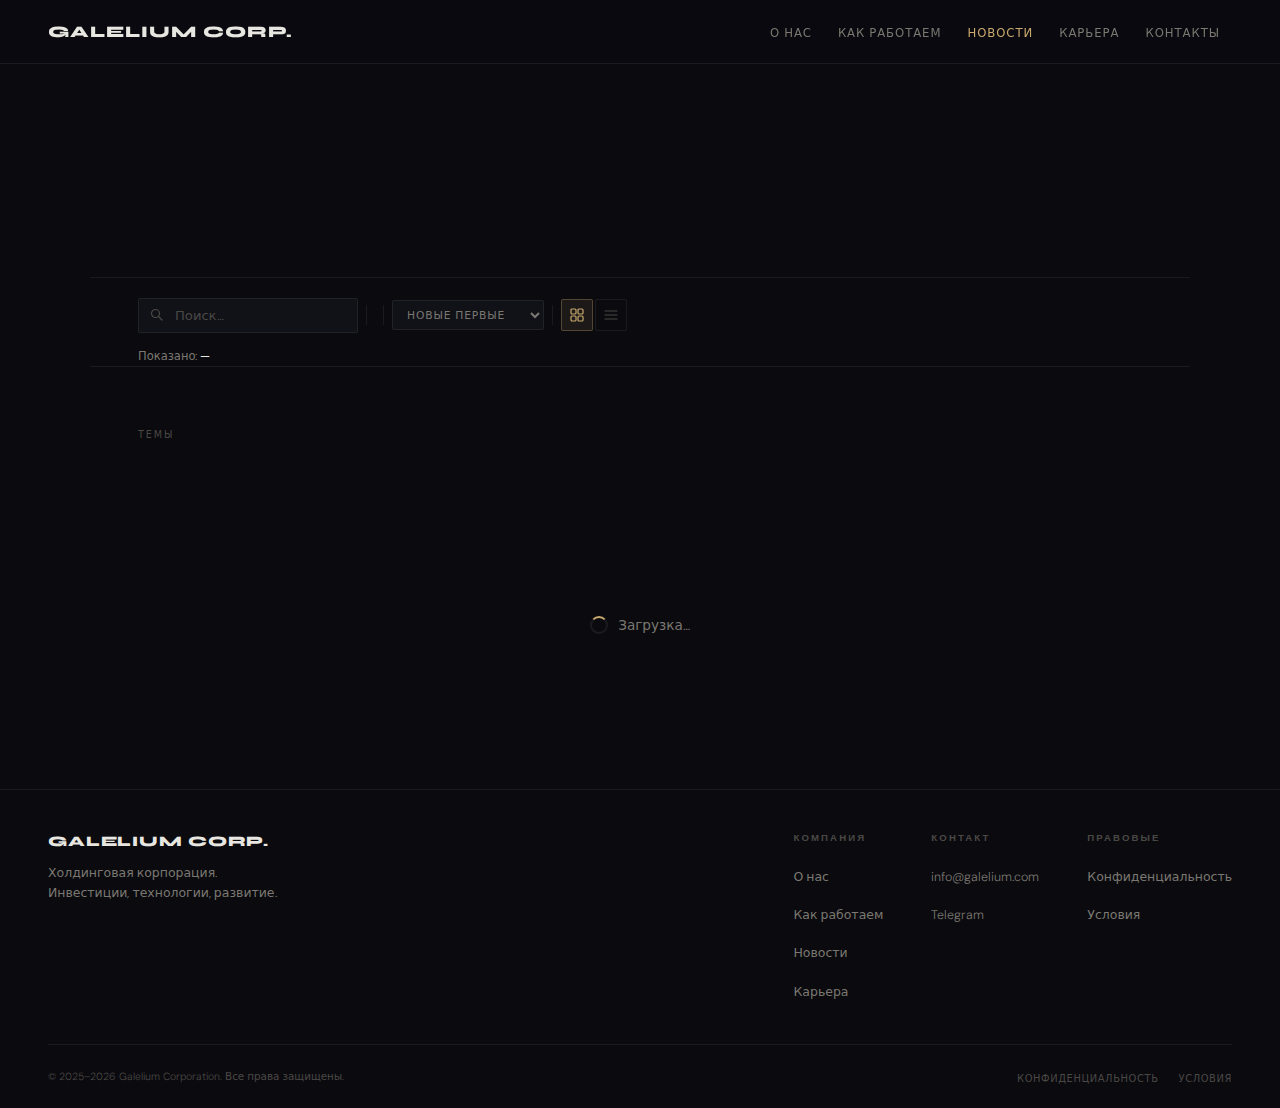
<file: news.html>
<!DOCTYPE html>
<html lang="ru">
<!--
  Galelium Corporation — Новости
  Данные: news.json (лежит рядом с файлом)

  КАК ДОБАВИТЬ НОВОСТЬ:
  {
    "id":       "009",
    "date":     "2026-04-10",
    "category": "Сделки",
    "tags":     ["Тег1", "Тег2"],
    "title":    "Заголовок",
    "summary":  "Краткий анонс 1–3 предложения.",
    "readTime": 4,
    "featured": false,
    "body": [
      { "type": "lead",    "text": "Вводный абзац." },
      { "type": "heading", "text": "Подзаголовок" },
      { "type": "paragraph","text": "Обычный текст." },
      { "type": "quote",   "text": "Цитата.", "author": "Источник" }
    ]
  }
-->
<head>
  <meta charset="UTF-8" />
  <meta name="viewport" content="width=device-width, initial-scale=1.0" />
  <title>Новости | Galelium Corporation</title>
  <meta name="description" content="Последние новости Galelium Corporation — сделки, портфель, стратегия и аналитика холдинга." />
  <meta name="robots" content="index, follow" />
  <link rel="canonical" href="https://galelium.com/news.html" />
  <meta property="og:type" content="website" />
  <meta property="og:url" content="https://galelium.com/news.html" />
  <meta property="og:title" content="Новости | Galelium Corporation" />
  <meta property="og:description" content="Последние новости Galelium Corporation." />
  <meta property="og:locale" content="ru_RU" />

  <link rel="preconnect" href="https://fonts.googleapis.com" />
  <link rel="preconnect" href="https://fonts.gstatic.com" crossorigin />
  <link rel="preload" as="style"
    href="https://fonts.googleapis.com/css2?family=Syne:wght@700;800&family=DM+Sans:ital,wght@0,300;0,400;0,500;1,300&display=swap"
    onload="this.onload=null;this.rel='stylesheet'" />
  <noscript><link rel="stylesheet"
    href="https://fonts.googleapis.com/css2?family=Syne:wght@700;800&family=DM+Sans:ital,wght@0,300;0,400;0,500;1,300&display=swap" /></noscript>

  <style>
    :root {
      --bg:         #0a0a0f;
      --surface:    #111118;
      --surface-2:  #16161f;
      --border:     rgba(255,255,255,.07);
      --border-h:   rgba(255,255,255,.13);
      --accent:     #c8a96e;
      --accent-dim: rgba(200,169,110,.10);
      --accent-mid: rgba(200,169,110,.32);
      --text:       #e8e6e0;
      --muted:      #7a7870;
      --muted-2:    #4a4845;
      --font-sans:    'DM Sans', system-ui, sans-serif;
      --font-display: 'Syne', sans-serif;
      --nav-h: 64px;
      --max:   1100px;
      --px:    clamp(16px, 5vw, 48px);
      --r:     2px;
      --ease:   cubic-bezier(.4,0,.2,1);
      --t-fast: .15s;
      --t:      .25s;
      --t-slow: .4s;
    }

    *, *::before, *::after { box-sizing: border-box; margin: 0; padding: 0; }
    html { scroll-behavior: smooth; -webkit-text-size-adjust: 100%; text-size-adjust: 100%; }
    body {
      background: var(--bg); color: var(--text);
      font-family: var(--font-sans); font-weight: 300;
      font-size: 1rem; line-height: 1.7;
      min-height: 100svh; overflow-x: hidden;
      -webkit-font-smoothing: antialiased;
      -moz-osx-font-smoothing: grayscale;
    }
    img { display: block; max-width: 100%; }
    a { color: inherit; }
    ul[role="list"] { list-style: none; }
    button { font-family: inherit; cursor: pointer; }

    .skip {
      position: absolute; top: -999px; left: 16px; z-index: 9999;
      background: var(--accent); color: #0a0a0f;
      font-family: var(--font-display); font-weight: 800;
      font-size: .7rem; letter-spacing: .1em; text-transform: uppercase;
      padding: 9px 18px; border-radius: var(--r);
      text-decoration: none; transition: top var(--t-fast);
    }
    .skip:focus { top: 12px; }

    /* ── Навигация ── */
    .site-nav {
      position: fixed; inset: 0 0 auto; z-index: 200;
      height: var(--nav-h);
      display: flex; align-items: center; justify-content: space-between;
      padding-inline: var(--px);
      background: rgba(10,10,15,.93);
      backdrop-filter: blur(20px); -webkit-backdrop-filter: blur(20px);
      border-bottom: 1px solid var(--border);
    }
    .nav-logo {
      font-family: var(--font-display); font-weight: 800;
      font-size: 1rem; letter-spacing: .06em; text-transform: uppercase;
      color: var(--text); text-decoration: none; flex-shrink: 0;
      transition: opacity var(--t-fast);
    }
    .nav-logo:hover { opacity: .65; }
    .nav-logo:focus-visible { outline: 2px solid var(--accent); outline-offset: 5px; border-radius: var(--r); }
    .nav-list { display: flex; gap: 2px; list-style: none; }
    .nav-list a {
      color: var(--muted); text-decoration: none;
      font-size: .73rem; font-weight: 400; letter-spacing: .08em; text-transform: uppercase;
      white-space: nowrap; padding: 7px 12px; border-radius: var(--r);
      transition: color var(--t-fast), background var(--t-fast);
    }
    .nav-list a:hover { color: var(--text); background: rgba(255,255,255,.04); }
    .nav-list a[aria-current="page"] { color: var(--accent); }
    .nav-list a:focus-visible { outline: 2px solid var(--accent); outline-offset: 2px; border-radius: var(--r); }
    .nav-btn {
      display: none; align-items: center; justify-content: center;
      width: 36px; height: 36px; padding: 0;
      background: none; border: none; cursor: pointer;
      color: var(--text); z-index: 201; flex-shrink: 0;
    }
    .nav-btn:focus-visible { outline: 2px solid var(--accent); outline-offset: 4px; border-radius: var(--r); }
    .ham { display: block; width: 20px; height: 14px; position: relative; }
    .ham span {
      display: block; width: 20px; height: 2px;
      background: currentColor; border-radius: 1px;
      position: absolute; left: 0; transform-origin: center;
      transition: transform var(--t) var(--ease), opacity .18s ease, top var(--t) var(--ease);
    }
    .ham span:nth-child(1) { top: 0; }
    .ham span:nth-child(2) { top: 6px; }
    .ham span:nth-child(3) { top: 12px; }
    .nav-btn.is-open .ham span:nth-child(1) { top: 6px; transform: rotate(45deg); }
    .nav-btn.is-open .ham span:nth-child(2) { opacity: 0; transform: scaleX(0); }
    .nav-btn.is-open .ham span:nth-child(3) { top: 6px; transform: rotate(-45deg); }

    .nav-mobile {
      display: none; position: fixed; inset: var(--nav-h) 0 0; z-index: 199;
      background: rgba(10,10,15,.98); flex-direction: column;
      overflow-y: auto; -webkit-overflow-scrolling: touch;
      opacity: 0; transform: translateY(-8px); pointer-events: none;
      transition: opacity .22s var(--ease), transform .22s var(--ease);
    }
    .nav-mobile.is-open { display: flex; opacity: 1; transform: translateY(0); pointer-events: auto; }
    .nav-mobile__inner { flex: 1; padding: 8px var(--px) 28px; }
    .nav-mobile__item { display: block; border-bottom: 1px solid var(--border); }
    .nav-mobile__item:first-child { border-top: 1px solid var(--border); }
    .nav-mobile__item a {
      display: flex; align-items: center; justify-content: space-between;
      padding: 18px 0; font-size: .92rem; letter-spacing: .04em; text-transform: uppercase;
      color: var(--muted); text-decoration: none; transition: color var(--t-fast);
    }
    .nav-mobile__item a:hover { color: var(--text); }
    .nav-mobile__item a[aria-current="page"] { color: var(--accent); }
    .nav-mobile__item a svg { opacity: .3; flex-shrink: 0; }
    .nav-mobile__cta { margin-top: 24px; }
    .nav-mobile__cta a {
      display: flex; align-items: center; justify-content: center; gap: 8px;
      background: var(--accent); color: #0a0a0f;
      font-family: var(--font-display); font-weight: 800;
      font-size: .7rem; letter-spacing: .13em; text-transform: uppercase;
      padding: 14px 24px; border-radius: var(--r); text-decoration: none;
      transition: opacity var(--t-fast);
    }
    .nav-mobile__cta a:hover { opacity: .82; }
    .nav-mobile__footer { padding: 18px var(--px) 28px; border-top: 1px solid var(--border); display: flex; gap: 16px; flex-wrap: wrap; }
    .nav-mobile__footer a { font-size: .68rem; color: var(--muted-2); text-decoration: none; letter-spacing: .06em; text-transform: uppercase; transition: color var(--t-fast); }
    .nav-mobile__footer a:hover { color: var(--muted); }
    .nav-overlay { position: fixed; inset: var(--nav-h) 0 0; background: rgba(5,5,10,.5); z-index: 150; opacity: 0; pointer-events: none; transition: opacity var(--t) ease; }
    .nav-overlay.is-open { opacity: 1; pointer-events: auto; }

    /* ── Шапка страницы ── */
    .news-header {
      padding-top:    calc(var(--nav-h) + clamp(48px, 7vw, 80px));
      padding-bottom: clamp(28px, 4vw, 44px);
      padding-inline: var(--px);
      max-width:      var(--max);
      margin-inline:  auto;
      display:        flex;
      align-items:    flex-end;
      justify-content: space-between;
      gap:            24px; flex-wrap: wrap;
      border-bottom:  1px solid var(--border);
    }
    .news-header__eyebrow {
      font-size: .65rem; letter-spacing: .24em; text-transform: uppercase;
      color: var(--accent); display: block; margin-bottom: 14px;
    }
    .news-header__title {
      font-family: var(--font-display); font-weight: 800;
      font-size: clamp(2rem, 5vw, 3.4rem);
      line-height: 1.05; color: #fff; letter-spacing: -.01em;
    }
    .news-header__title em { color: var(--accent); font-style: normal; }
    .news-header__right { display: flex; flex-direction: column; align-items: flex-end; gap: 8px; padding-bottom: 4px; }
    .news-header__count { font-size: .72rem; color: var(--muted); white-space: nowrap; }
    .news-header__count strong { color: var(--accent); font-weight: 500; }

    /* ── Панель фильтров ── */
    .controls-bar {
      max-width: var(--max); margin-inline: auto;
      padding: 20px var(--px) 0;
      display: flex; flex-direction: column; gap: 14px;
    }
    .controls-row {
      display: flex; align-items: center; gap: 8px; flex-wrap: wrap;
    }

    /* Поиск */
    .search-wrap { position: relative; flex-shrink: 0; }
    .search-icon { position: absolute; left: 12px; top: 50%; transform: translateY(-50%); color: var(--muted-2); pointer-events: none; }
    .search-input {
      width: 220px; background: var(--surface); border: 1px solid var(--border);
      color: var(--text); font-family: var(--font-sans); font-size: .82rem; font-weight: 300;
      padding: 8px 14px 8px 36px; border-radius: var(--r); outline: none;
      transition: border-color var(--t), width var(--t);
    }
    .search-input::placeholder { color: var(--muted-2); }
    .search-input:focus { border-color: var(--accent-mid); width: 280px; }

    /* Разделитель */
    .ctrl-sep { width: 1px; height: 20px; background: var(--border); flex-shrink: 0; }

    /* Фильтр-кнопка */
    .filter-btn {
      background: none; border: 1px solid var(--border); color: var(--muted);
      font-family: var(--font-sans); font-size: .67rem; font-weight: 400;
      letter-spacing: .1em; text-transform: uppercase;
      padding: 6px 13px; border-radius: var(--r);
      transition: border-color var(--t), color var(--t), background var(--t);
      white-space: nowrap;
    }
    .filter-btn:hover { border-color: var(--accent-mid); color: var(--text); }
    .filter-btn.is-active { background: var(--accent-dim); border-color: var(--accent-mid); color: var(--accent); }

    /* Сортировка */
    .sort-select {
      background: var(--surface); border: 1px solid var(--border);
      color: var(--muted); font-family: var(--font-sans);
      font-size: .67rem; letter-spacing: .08em; text-transform: uppercase;
      padding: 6px 10px; border-radius: var(--r); outline: none;
      transition: border-color var(--t);
      cursor: pointer;
    }
    .sort-select:focus { border-color: var(--accent-mid); }

    /* Переключатель вида */
    .view-toggle { display: flex; gap: 2px; }
    .view-btn {
      background: none; border: 1px solid var(--border); color: var(--muted-2);
      width: 32px; height: 32px; border-radius: var(--r);
      display: flex; align-items: center; justify-content: center;
      transition: border-color var(--t), color var(--t), background var(--t);
    }
    .view-btn.is-active { background: var(--accent-dim); border-color: var(--accent-mid); color: var(--accent); }
    .view-btn:hover { border-color: var(--accent-mid); color: var(--text); }

    /* Мета */
    .controls-meta {
      display: flex; align-items: center; gap: 12px;
      font-size: .72rem; color: var(--muted);
    }
    .controls-meta strong { color: var(--text); font-weight: 400; }
    .reset-btn {
      background: none; border: none; padding: 0;
      font-size: .67rem; color: var(--muted-2);
      letter-spacing: .08em; text-transform: uppercase;
      text-decoration: underline; text-underline-offset: 3px;
      transition: color var(--t-fast);
    }
    .reset-btn:hover { color: var(--accent); }
    .reset-btn.is-hidden { display: none; }

    /* ── Лента новостей ── */
    .news-feed {
      max-width: var(--max); margin-inline: auto;
      padding: 24px var(--px) 80px;
    }

    /* Featured карточка */
    .card-featured {
      display: grid; grid-template-columns: 320px 1fr;
      border: 1px solid var(--border); background: var(--surface);
      margin-bottom: 2px; text-decoration: none; color: inherit;
      overflow: hidden; cursor: pointer;
      transition: border-color var(--t);
    }
    .card-featured:hover { border-color: var(--accent-mid); }
    .card-featured__visual {
      background: linear-gradient(145deg, #131320 0%, #1c1c30 100%);
      position: relative; min-height: 220px;
      display: flex; align-items: flex-start; padding: 22px; overflow: hidden;
    }
    .card-featured__visual::after {
      content: ''; position: absolute; inset: 0;
      background: radial-gradient(ellipse at 20% 80%, rgba(200,169,110,.08), transparent 60%);
    }
    .card-featured__num {
      position: absolute; bottom: -12px; right: 0;
      font-family: var(--font-display); font-weight: 800;
      font-size: clamp(5rem, 9vw, 7rem); line-height: 1;
      color: rgba(255,255,255,.03); user-select: none; pointer-events: none;
    }
    .badge {
      position: relative; z-index: 1;
      display: inline-block; background: var(--accent); color: #0a0a0f;
      font-family: var(--font-display); font-weight: 800;
      font-size: .55rem; letter-spacing: .15em; text-transform: uppercase;
      padding: 3px 9px; border-radius: var(--r);
    }
    .card-featured__body {
      padding: 24px 28px; display: flex; flex-direction: column; overflow: hidden;
    }
    .card-cat {
      font-size: .62rem; letter-spacing: .18em; text-transform: uppercase; color: var(--accent);
    }
    .card-title-lg {
      font-family: var(--font-display); font-weight: 800;
      font-size: clamp(1.05rem, 1.9vw, 1.5rem);
      line-height: 1.22; color: #fff; margin-top: 9px; overflow-wrap: break-word;
    }
    .card-summary {
      font-size: .86rem; color: var(--muted); line-height: 1.65; margin-top: 10px; flex: 1;
    }
    .card-meta-row {
      display: flex; align-items: center; justify-content: space-between;
      margin-top: 18px; padding-top: 14px; border-top: 1px solid var(--border); gap: 8px; flex-wrap: wrap;
    }
    .card-meta-left { display: flex; align-items: center; gap: 10px; }
    .card-date { font-size: .68rem; color: var(--muted-2); white-space: nowrap; }
    .card-read { font-size: .65rem; color: var(--muted-2); white-space: nowrap; }
    .card-arrow {
      display: inline-flex; align-items: center; gap: 5px;
      font-size: .65rem; letter-spacing: .1em; text-transform: uppercase;
      color: var(--accent); white-space: nowrap; flex-shrink: 0;
      transition: gap var(--t-fast);
    }
    .card-featured:hover .card-arrow,
    .news-card:hover .card-arrow { gap: 9px; }

    /* Сетка новостей (grid view) */
    .news-grid {
      display: grid; grid-template-columns: repeat(3, 1fr); gap: 2px; margin-top: 2px;
    }
    .news-card {
      background: var(--surface); border: 1px solid var(--border);
      padding: 20px 18px 16px;
      display: flex; flex-direction: column; overflow: hidden;
      text-decoration: none; color: inherit; cursor: pointer;
      transition: border-color var(--t), background var(--t);
    }
    .news-card:hover { border-color: var(--accent-mid); background: var(--surface-2); }
    .news-card__cat { font-size: .62rem; letter-spacing: .18em; text-transform: uppercase; color: var(--accent); }
    .news-card__title {
      font-family: var(--font-display); font-weight: 700;
      font-size: clamp(.85rem, 1.2vw, .98rem); color: #fff;
      line-height: 1.32; margin-top: 8px; flex: 1; overflow-wrap: break-word;
    }
    .news-card__summary {
      font-size: .8rem; color: var(--muted); line-height: 1.6; margin-top: 8px;
      display: -webkit-box; -webkit-line-clamp: 2; -webkit-box-orient: vertical; overflow: hidden;
    }
    .news-card__foot {
      display: flex; align-items: center; justify-content: space-between;
      margin-top: 12px; padding-top: 10px; border-top: 1px solid var(--border); gap: 6px;
    }
    .news-card__foot-left { display: flex; align-items: center; gap: 8px; }

    /* Список (list view) */
    .news-list-view { display: flex; flex-direction: column; gap: 2px; margin-top: 2px; }
    .news-list-item {
      background: var(--surface); border: 1px solid var(--border);
      display: grid; grid-template-columns: auto 1fr auto;
      align-items: center; gap: 0;
      text-decoration: none; color: inherit; cursor: pointer;
      transition: border-color var(--t), background var(--t);
    }
    .news-list-item:hover { border-color: var(--accent-mid); background: var(--surface-2); }
    .news-list-item__cat {
      padding: 18px 20px; border-right: 1px solid var(--border);
      font-size: .6rem; letter-spacing: .16em; text-transform: uppercase; color: var(--accent);
      white-space: nowrap; writing-mode: vertical-rl; transform: rotate(180deg);
      min-height: 70px; display: flex; align-items: center;
    }
    .news-list-item__body { padding: 16px 20px; overflow: hidden; }
    .news-list-item__title {
      font-family: var(--font-display); font-weight: 700;
      font-size: .95rem; color: #fff; line-height: 1.25; overflow-wrap: break-word;
    }
    .news-list-item__summary { font-size: .8rem; color: var(--muted); margin-top: 4px; overflow-wrap: break-word; }
    .news-list-item__meta { padding: 16px 18px; border-left: 1px solid var(--border); display: flex; flex-direction: column; align-items: flex-end; gap: 4px; }
    .news-list-item__arr { color: var(--muted-2); margin-top: 6px; transition: color var(--t-fast); }
    .news-list-item:hover .news-list-item__arr { color: var(--accent); }

    /* Состояния */
    .feed-empty {
      padding: 72px 0; text-align: center; color: var(--muted); font-size: .88rem; display: none;
    }
    .feed-empty.is-visible { display: block; }
    .feed-empty strong { display: block; color: var(--text); font-size: 1rem; margin-bottom: 6px; }
    .feed-loading {
      padding: 72px 0; display: flex; align-items: center; justify-content: center;
      gap: 10px; color: var(--muted); font-size: .85rem;
    }
    .feed-error { padding: 60px 0; text-align: center; color: var(--muted); font-size: .85rem; display: none; }
    .feed-error.is-visible { display: block; }
    .feed-error strong { display: block; color: var(--text); margin-bottom: 6px; }
    .spinner {
      width: 18px; height: 18px; flex-shrink: 0;
      border: 2px solid var(--border); border-top-color: var(--accent);
      border-radius: 50%; animation: spin .7s linear infinite;
    }
    @keyframes spin { to { transform: rotate(360deg); } }

    @keyframes fadeUp {
      from { opacity: 0; transform: translateY(10px); }
      to   { opacity: 1; transform: translateY(0); }
    }
    .anim-in { opacity: 0; animation: fadeUp var(--t-slow) var(--ease) both; }

    /* ── Модальное окно статьи ── */
    .modal-overlay {
      position: fixed; inset: 0; z-index: 500;
      background: rgba(5,5,10,.75);
      display: flex; align-items: flex-start; justify-content: flex-end;
      opacity: 0; pointer-events: none;
      transition: opacity .25s var(--ease);
    }
    .modal-overlay.is-open { opacity: 1; pointer-events: auto; }

    .modal {
      width: min(680px, 100vw); height: 100dvh;
      background: var(--surface); border-left: 1px solid var(--border);
      display: flex; flex-direction: column; overflow: hidden;
      transform: translateX(100%);
      transition: transform .3s var(--ease);
    }
    .modal-overlay.is-open .modal { transform: translateX(0); }

    /* Прогресс-бар чтения */
    .modal__progress {
      height: 2px; background: var(--border); flex-shrink: 0; position: relative;
    }
    .modal__progress-bar {
      position: absolute; inset: 0 auto 0 0;
      background: var(--accent); width: 0%;
      transition: width .1s linear;
    }

    /* Шапка модала */
    .modal__head {
      display: flex; align-items: flex-start; justify-content: space-between;
      gap: 16px; padding: 22px 26px 18px;
      border-bottom: 1px solid var(--border); flex-shrink: 0;
    }
    .modal__cat { font-size: .6rem; letter-spacing: .18em; text-transform: uppercase; color: var(--accent); display: block; margin-bottom: 7px; }
    .modal__title { font-family: var(--font-display); font-weight: 800; font-size: clamp(1.1rem, 2.5vw, 1.55rem); color: #fff; line-height: 1.2; }

    .modal__close {
      background: none; border: 1px solid var(--border);
      width: 34px; height: 34px; border-radius: var(--r);
      display: flex; align-items: center; justify-content: center;
      color: var(--muted); flex-shrink: 0;
      transition: border-color var(--t), color var(--t), background var(--t);
    }
    .modal__close:hover { border-color: var(--accent-mid); color: var(--text); background: var(--surface-2); }
    .modal__close:focus-visible { outline: 2px solid var(--accent); outline-offset: 2px; }

    /* Мета-строка */
    .modal__meta {
      display: flex; align-items: center; gap: 16px; flex-wrap: wrap;
      padding: 12px 26px; border-bottom: 1px solid var(--border); flex-shrink: 0;
    }
    .modal__meta-date { font-size: .7rem; color: var(--muted-2); }
    .modal__meta-read {
      display: flex; align-items: center; gap: 5px;
      font-size: .7rem; color: var(--muted-2);
    }
    .modal__meta-sep { color: var(--border-h); }

    /* Теги */
    .modal__tags { display: flex; gap: 5px; flex-wrap: wrap; }
    .tag {
      display: inline-block; font-size: .6rem; letter-spacing: .12em; text-transform: uppercase;
      color: var(--muted); border: 1px solid var(--border); padding: 2px 8px; border-radius: var(--r);
    }

    /* Панель действий */
    .modal__actions {
      display: flex; align-items: center; gap: 6px; margin-left: auto;
    }
    .action-btn {
      background: none; border: 1px solid var(--border);
      height: 30px; padding: 0 10px; border-radius: var(--r);
      display: flex; align-items: center; gap: 5px;
      color: var(--muted); font-size: .65rem; letter-spacing: .08em; text-transform: uppercase;
      transition: border-color var(--t), color var(--t), background var(--t);
    }
    .action-btn:hover { border-color: var(--accent-mid); color: var(--text); background: var(--surface-2); }
    .action-btn.is-copied { color: #6dbf8a; border-color: rgba(109,191,138,.4); }

    /* Тело статьи */
    .modal__body {
      flex: 1; overflow-y: auto; padding: 0 26px 32px;
      -webkit-overflow-scrolling: touch;
    }
    .modal__body::-webkit-scrollbar { width: 3px; }
    .modal__body::-webkit-scrollbar-thumb { background: var(--border-h); border-radius: 2px; }

    .article-lead {
      font-size: clamp(.95rem, 1.5vw, 1.08rem); color: var(--text);
      line-height: 1.75; margin-top: 22px; margin-bottom: 20px;
      font-weight: 400; border-left: 3px solid var(--accent); padding-left: 16px;
    }
    .article-h2 {
      font-family: var(--font-display); font-weight: 700;
      font-size: clamp(1rem, 1.8vw, 1.2rem); color: #fff;
      margin-top: 28px; margin-bottom: 12px; line-height: 1.25;
    }
    .article-p {
      font-size: .9rem; color: var(--muted); line-height: 1.78;
      margin-bottom: 14px;
    }
    .article-p:last-child { margin-bottom: 0; }
    .article-quote {
      border-left: 2px solid var(--accent-mid);
      padding: 16px 20px; margin: 22px 0;
      background: var(--accent-dim);
    }
    .article-quote__text {
      font-size: .9rem; color: var(--text); line-height: 1.65; font-style: italic;
    }
    .article-quote__author {
      font-size: .7rem; color: var(--muted-2); letter-spacing: .1em; text-transform: uppercase;
      margin-top: 8px; display: block;
    }

    /* Похожие материалы */
    .modal__related {
      padding: 20px 26px 24px; border-top: 1px solid var(--border); flex-shrink: 0;
    }
    .modal__related-title {
      font-size: .6rem; letter-spacing: .2em; text-transform: uppercase;
      color: var(--muted-2); margin-bottom: 12px;
    }
    .related-list { display: flex; flex-direction: column; gap: 2px; }
    .related-item {
      display: flex; align-items: center; justify-content: space-between; gap: 12px;
      padding: 10px 12px; background: var(--surface-2);
      border: 1px solid var(--border); cursor: pointer;
      text-decoration: none; color: inherit;
      transition: border-color var(--t);
    }
    .related-item:hover { border-color: var(--accent-mid); }
    .related-item__title { font-size: .82rem; color: var(--text); line-height: 1.3; flex: 1; }
    .related-item__cat { font-size: .6rem; letter-spacing: .14em; text-transform: uppercase; color: var(--accent); white-space: nowrap; flex-shrink: 0; }

    /* ── Тег-облако ── */
    .tag-cloud {
      max-width: var(--max); margin-inline: auto;
      padding: clamp(40px, 5vw, 60px) var(--px);
      border-top: 1px solid var(--border);
    }
    .tag-cloud__label {
      font-size: .6rem; letter-spacing: .2em; text-transform: uppercase;
      color: var(--muted-2); margin-bottom: 14px; display: block;
    }
    .tag-cloud__tags { display: flex; gap: 6px; flex-wrap: wrap; }
    .tag-cloud__btn {
      background: none; border: 1px solid var(--border); color: var(--muted);
      font-family: var(--font-sans); font-size: .7rem; letter-spacing: .08em; text-transform: uppercase;
      padding: 6px 13px; border-radius: var(--r);
      transition: border-color var(--t), color var(--t), background var(--t);
    }
    .tag-cloud__btn:hover { border-color: var(--accent-mid); color: var(--text); }
    .tag-cloud__btn.is-active { background: var(--accent-dim); border-color: var(--accent-mid); color: var(--accent); }

    /* ── Toast уведомление ── */
    .toast {
      position: fixed; bottom: 24px; left: 50%; transform: translateX(-50%) translateY(12px);
      z-index: 999; background: var(--surface-3, #1c1c27);
      border: 1px solid var(--border-h); color: var(--text);
      font-size: .78rem; padding: 10px 18px; border-radius: var(--r);
      opacity: 0; pointer-events: none;
      transition: opacity .2s ease, transform .2s ease;
      white-space: nowrap;
    }
    .toast.is-visible { opacity: 1; transform: translateX(-50%) translateY(0); }

    /* ── Футер ── */
    .site-footer { border-top: 1px solid var(--border); padding-inline: var(--px); }
    .footer-top { display: flex; align-items: flex-start; justify-content: space-between; gap: 40px; padding-block: 40px; border-bottom: 1px solid var(--border); flex-wrap: wrap; }
    .f-logo { font-family: var(--font-display); font-weight: 800; font-size: .9rem; letter-spacing: .06em; text-transform: uppercase; color: var(--text); text-decoration: none; display: block; margin-bottom: 10px; transition: opacity var(--t-fast); }
    .f-logo:hover { opacity: .65; }
    .f-tagline { font-size: .78rem; color: var(--muted); max-width: 240px; line-height: 1.6; }
    .footer-nav { display: flex; gap: 48px; flex-wrap: wrap; }
    .footer-nav-group__title { font-family: var(--font-display); font-weight: 700; font-size: .6rem; letter-spacing: .22em; text-transform: uppercase; color: var(--muted-2); margin-bottom: 16px; }
    .footer-nav-group ul { list-style: none; display: flex; flex-direction: column; gap: 11px; }
    .footer-nav-group a { font-size: .78rem; color: var(--muted); text-decoration: none; transition: color var(--t-fast); }
    .footer-nav-group a:hover { color: var(--text); }
    .footer-bottom { display: flex; align-items: center; justify-content: space-between; gap: 16px; padding-block: 18px; flex-wrap: wrap; }
    .f-copy { font-size: .65rem; color: var(--muted-2); }
    .f-legal { display: flex; gap: 20px; list-style: none; flex-wrap: wrap; }
    .f-legal a { font-size: .62rem; color: var(--muted-2); text-decoration: none; letter-spacing: .06em; text-transform: uppercase; transition: color var(--t-fast); }
    .f-legal a:hover { color: var(--muted); }

    /* ── Адаптив ── */
    @media (max-width: 860px) {
      .news-grid { grid-template-columns: repeat(2, 1fr); }
      .footer-nav { gap: 28px; }
    }
    @media (max-width: 640px) {
      .nav-list { display: none; }
      .nav-btn  { display: flex; }
      .card-featured { grid-template-columns: 1fr; }
      .card-featured__visual { min-height: 130px; }
      .news-grid { grid-template-columns: 1fr; }
      .news-list-item { grid-template-columns: 1fr auto; }
      .news-list-item__cat { display: none; }
      .modal { width: 100vw; height: 100dvh; border-left: none; }
      .modal__head  { padding: 18px 18px 14px; }
      .modal__body  { padding: 0 18px 24px; }
      .modal__meta  { padding: 10px 18px; }
      .modal__related { padding: 16px 18px 20px; }
      .modal__actions { display: none; }
      .search-input:focus { width: 200px; }
      .footer-top    { flex-direction: column; gap: 28px; padding-block: 32px; }
      .footer-nav    { flex-direction: column; gap: 24px; }
      .footer-bottom { flex-direction: column; align-items: flex-start; gap: 10px; }
    }
    @media (max-width: 380px) { :root { --px: 16px; } }
  </style>
</head>
<body>

<a class="skip" href="#main">Перейти к содержимому</a>
<div class="nav-overlay" id="nav-overlay" aria-hidden="true"></div>
<div class="toast" id="toast" aria-live="polite"></div>

<!-- Навигация -->
<nav class="site-nav" aria-label="Основная навигация">
  <a href="https://galelium.com" class="nav-logo" aria-label="Galelium Corp. — на главную">Galelium Corp.</a>
  <ul class="nav-list" id="nav-list-desktop" role="list">
    <li><a href="https://galelium.com/#about">О нас</a></li>
    <li><a href="https://galelium.com/#how-we-work">Как работаем</a></li>
    <li><a href="https://galelium.com/news.html" aria-current="page">Новости</a></li>
    <li><a href="https://galelium.com/careers.html">Карьера</a></li>
    <li><a href="https://galelium.com/#contact">Контакты</a></li>
  </ul>
  <button class="nav-btn" id="nav-btn" aria-controls="nav-mobile" aria-expanded="false" aria-label="Открыть меню">
    <span class="ham" aria-hidden="true"><span></span><span></span><span></span></span>
  </button>
</nav>

<div class="nav-mobile" id="nav-mobile" role="dialog" aria-label="Меню" aria-hidden="true">
  <div class="nav-mobile__inner">
    <ul role="list">
      <li class="nav-mobile__item"><a href="https://galelium.com/#about">О нас <svg width="14" height="14" viewBox="0 0 14 14" fill="none" aria-hidden="true"><path d="M3 7h8M7.5 3.5l4 3.5-4 3.5" stroke="currentColor" stroke-width="1.3" stroke-linecap="round" stroke-linejoin="round"/></svg></a></li>
      <li class="nav-mobile__item"><a href="https://galelium.com/#how-we-work">Как работаем <svg width="14" height="14" viewBox="0 0 14 14" fill="none" aria-hidden="true"><path d="M3 7h8M7.5 3.5l4 3.5-4 3.5" stroke="currentColor" stroke-width="1.3" stroke-linecap="round" stroke-linejoin="round"/></svg></a></li>
      <li class="nav-mobile__item"><a href="https://galelium.com/news.html" aria-current="page">Новости <svg width="14" height="14" viewBox="0 0 14 14" fill="none" aria-hidden="true"><path d="M3 7h8M7.5 3.5l4 3.5-4 3.5" stroke="currentColor" stroke-width="1.3" stroke-linecap="round" stroke-linejoin="round"/></svg></a></li>
      <li class="nav-mobile__item"><a href="https://galelium.com/careers.html">Карьера <svg width="14" height="14" viewBox="0 0 14 14" fill="none" aria-hidden="true"><path d="M3 7h8M7.5 3.5l4 3.5-4 3.5" stroke="currentColor" stroke-width="1.3" stroke-linecap="round" stroke-linejoin="round"/></svg></a></li>
      <li class="nav-mobile__item"><a href="https://galelium.com/#contact">Контакты <svg width="14" height="14" viewBox="0 0 14 14" fill="none" aria-hidden="true"><path d="M3 7h8M7.5 3.5l4 3.5-4 3.5" stroke="currentColor" stroke-width="1.3" stroke-linecap="round" stroke-linejoin="round"/></svg></a></li>
    </ul>
    <div class="nav-mobile__cta"><a href="https://galelium.com/#contact">Связаться <svg width="13" height="13" viewBox="0 0 13 13" fill="none" aria-hidden="true"><path d="M2 6.5h9M7.5 3l4 3.5L7.5 10" stroke="currentColor" stroke-width="1.5" stroke-linecap="round" stroke-linejoin="round"/></svg></a></div>
  </div>
  <div class="nav-mobile__footer">
    <a href="https://galelium.com/privacy.html">Конфиденциальность</a>
    <a href="https://galelium.com/terms.html">Условия</a>
    <a href="mailto:info@galelium.com">info@galelium.com</a>
  </div>
</div>

<main id="main">

  <!-- Шапка -->
  <header class="news-header">
    <div>
      <span class="news-header__eyebrow anim-in" style="animation-delay:.0s">Galelium Corporation</span>
      <h1 class="news-header__title anim-in" style="animation-delay:.07s">Новости &amp; <em>аналитика</em></h1>
    </div>
    <div class="news-header__right anim-in" style="animation-delay:.13s">
      <div class="news-header__count"><strong id="news-count">—</strong> материалов</div>
    </div>
  </header>

  <!-- Панель управления -->
  <div class="controls-bar" id="controls-bar">
    <div class="controls-row">
      <!-- Поиск -->
      <div class="search-wrap">
        <svg class="search-icon" width="14" height="14" viewBox="0 0 14 14" fill="none" aria-hidden="true">
          <circle cx="5.5" cy="5.5" r="4" stroke="currentColor" stroke-width="1.2"/>
          <path d="M9 9l3 3" stroke="currentColor" stroke-width="1.2" stroke-linecap="round"/>
        </svg>
        <input class="search-input" id="search-input" type="search" placeholder="Поиск…" aria-label="Поиск по новостям" autocomplete="off" />
      </div>

      <div class="ctrl-sep" aria-hidden="true"></div>

      <!-- Фильтры по категории -->
      <div id="cat-filters" style="display:flex;gap:6px;flex-wrap:wrap;" role="group" aria-label="Фильтр по категориям"></div>

      <div class="ctrl-sep" aria-hidden="true"></div>

      <!-- Сортировка -->
      <select class="sort-select" id="sort-select" aria-label="Сортировка">
        <option value="date-desc">Новые первые</option>
        <option value="date-asc">Старые первые</option>
        <option value="read-asc">Быстрее читать</option>
      </select>

      <div class="ctrl-sep" aria-hidden="true"></div>

      <!-- Переключатель вида -->
      <div class="view-toggle" role="group" aria-label="Вид отображения">
        <button class="view-btn is-active" id="view-grid" aria-label="Сетка" title="Сетка">
          <svg width="14" height="14" viewBox="0 0 14 14" fill="none" aria-hidden="true"><rect x="1" y="1" width="5" height="5" rx="1" stroke="currentColor" stroke-width="1.2"/><rect x="8" y="1" width="5" height="5" rx="1" stroke="currentColor" stroke-width="1.2"/><rect x="1" y="8" width="5" height="5" rx="1" stroke="currentColor" stroke-width="1.2"/><rect x="8" y="8" width="5" height="5" rx="1" stroke="currentColor" stroke-width="1.2"/></svg>
        </button>
        <button class="view-btn" id="view-list" aria-label="Список" title="Список">
          <svg width="14" height="14" viewBox="0 0 14 14" fill="none" aria-hidden="true"><path d="M1 3h12M1 7h12M1 11h12" stroke="currentColor" stroke-width="1.2" stroke-linecap="round"/></svg>
        </button>
      </div>
    </div>

    <div class="controls-meta">
      <span>Показано: <strong id="shown-count">—</strong></span>
      <button class="reset-btn is-hidden" id="reset-btn">Сбросить</button>
    </div>
  </div>

  <!-- Тег-облако -->
  <div class="tag-cloud">
    <span class="tag-cloud__label">Темы</span>
    <div class="tag-cloud__tags" id="tag-cloud" role="group" aria-label="Фильтр по тегам"></div>
  </div>

  <!-- Лента -->
  <div class="news-feed">
    <div class="feed-loading" id="feed-loading" aria-live="polite">
      <div class="spinner" aria-hidden="true"></div>Загрузка…
    </div>
    <div class="feed-error" id="feed-error" aria-live="assertive">
      <strong>Не удалось загрузить новости</strong>
      Убедитесь, что <code>news.json</code> лежит рядом с файлом.
    </div>
    <div id="feed-content"></div>
    <div class="feed-empty" id="feed-empty">
      <strong>Ничего не найдено</strong>
      Попробуйте изменить фильтры или поисковый запрос.
    </div>
  </div>

</main>

<!-- Модальное окно статьи -->
<div class="modal-overlay" id="modal-overlay" role="dialog" aria-modal="true" aria-labelledby="modal-title-el" aria-hidden="true">
  <div class="modal" id="modal-panel">
    <div class="modal__progress" aria-hidden="true">
      <div class="modal__progress-bar" id="modal-progress"></div>
    </div>
    <div class="modal__head">
      <div>
        <span class="modal__cat" id="modal-cat-el"></span>
        <h2 class="modal__title" id="modal-title-el"></h2>
      </div>
      <button class="modal__close" id="modal-close" aria-label="Закрыть статью">
        <svg width="13" height="13" viewBox="0 0 13 13" fill="none" aria-hidden="true">
          <path d="M2 2l9 9M11 2L2 11" stroke="currentColor" stroke-width="1.5" stroke-linecap="round"/>
        </svg>
      </button>
    </div>
    <div class="modal__meta" id="modal-meta-el"></div>
    <div class="modal__body" id="modal-body-el"></div>
    <div class="modal__related" id="modal-related-el" style="display:none"></div>
  </div>
</div>

<!-- Футер -->
<footer class="site-footer" role="contentinfo">
  <div class="footer-top">
    <div>
      <a href="https://galelium.com" class="f-logo">Galelium Corp.</a>
      <p class="f-tagline">Холдинговая корпорация. Инвестиции, технологии, развитие.</p>
    </div>
    <nav class="footer-nav" aria-label="Навигация в футере">
      <div class="footer-nav-group">
        <p class="footer-nav-group__title">Компания</p>
        <ul role="list">
          <li><a href="https://galelium.com/#about">О нас</a></li>
          <li><a href="https://galelium.com/#how-we-work">Как работаем</a></li>
          <li><a href="https://galelium.com/news.html">Новости</a></li>
          <li><a href="https://galelium.com/careers.html">Карьера</a></li>
        </ul>
      </div>
      <div class="footer-nav-group">
        <p class="footer-nav-group__title">Контакт</p>
        <ul role="list">
          <li><a href="mailto:info@galelium.com">info@galelium.com</a></li>
          <li><a href="https://t.me/lucas_vegas" target="_blank" rel="noopener">Telegram</a></li>
        </ul>
      </div>
      <div class="footer-nav-group">
        <p class="footer-nav-group__title">Правовые</p>
        <ul role="list">
          <li><a href="https://galelium.com/privacy.html">Конфиденциальность</a></li>
          <li><a href="https://galelium.com/terms.html">Условия</a></li>
        </ul>
      </div>
    </nav>
  </div>
  <div class="footer-bottom">
    <span class="f-copy">© 2025–2026 Galelium Corporation. Все права защищены.</span>
    <ul class="f-legal" role="list">
      <li><a href="https://galelium.com/privacy.html">Конфиденциальность</a></li>
      <li><a href="https://galelium.com/terms.html">Условия</a></li>
    </ul>
  </div>
</footer>

<script>
(function () {
  'use strict';

  /* ════════════ МЕНЮ ════════════ */
  var navBtn    = document.getElementById('nav-btn');
  var navMobile = document.getElementById('nav-mobile');
  var navOvl    = document.getElementById('nav-overlay');
  if (navBtn && navMobile) {
    function openNav()  { navMobile.classList.add('is-open'); navMobile.setAttribute('aria-hidden','false'); navBtn.classList.add('is-open'); navBtn.setAttribute('aria-expanded','true'); navBtn.setAttribute('aria-label','Закрыть меню'); if(navOvl) navOvl.classList.add('is-open'); document.body.style.overflow='hidden'; }
    function closeNav() { navMobile.classList.remove('is-open'); navMobile.setAttribute('aria-hidden','true'); navBtn.classList.remove('is-open'); navBtn.setAttribute('aria-expanded','false'); navBtn.setAttribute('aria-label','Открыть меню'); if(navOvl) navOvl.classList.remove('is-open'); document.body.style.overflow=''; }
    navBtn.addEventListener('click', function(){ navMobile.classList.contains('is-open') ? closeNav() : openNav(); });
    if(navOvl) navOvl.addEventListener('click', closeNav);
    navMobile.querySelectorAll('a').forEach(function(a){ a.addEventListener('click', closeNav); });
    document.addEventListener('keydown', function(e){ if(e.key==='Escape' && navMobile.classList.contains('is-open')){ closeNav(); navBtn.focus(); } });
  }

  /* ════════════ УТИЛИТЫ ════════════ */
  function esc(s) { return String(s).replace(/&/g,'&amp;').replace(/</g,'&lt;').replace(/>/g,'&gt;').replace(/"/g,'&quot;'); }
  function fmtDate(str) {
    var d = new Date(str + 'T00:00:00');
    return isNaN(d) ? str : d.toLocaleDateString('ru-RU', { day:'numeric', month:'long', year:'numeric' });
  }
  var ARROW = '<svg width="11" height="11" viewBox="0 0 11 11" fill="none" aria-hidden="true"><path d="M1.5 5.5h8M6 2l4 3.5L6 9" stroke="currentColor" stroke-width="1.3" stroke-linecap="round" stroke-linejoin="round"/></svg>';

  /* Toast */
  var toastEl = document.getElementById('toast');
  var toastTimer;
  function showToast(msg) {
    toastEl.textContent = msg;
    toastEl.classList.add('is-visible');
    clearTimeout(toastTimer);
    toastTimer = setTimeout(function(){ toastEl.classList.remove('is-visible'); }, 2400);
  }

  /* ════════════ СОСТОЯНИЕ ════════════ */
  var allNews   = [];
  var state = { cat: 'all', tag: '', search: '', sort: 'date-desc', view: 'grid' };

  /* Элементы */
  var elCount    = document.getElementById('news-count');
  var elShown    = document.getElementById('shown-count');
  var elLoading  = document.getElementById('feed-loading');
  var elError    = document.getElementById('feed-error');
  var elContent  = document.getElementById('feed-content');
  var elEmpty    = document.getElementById('feed-empty');
  var elCatFilt  = document.getElementById('cat-filters');
  var elTagCloud = document.getElementById('tag-cloud');
  var elSearch   = document.getElementById('search-input');
  var elSort     = document.getElementById('sort-select');
  var elReset    = document.getElementById('reset-btn');
  var elViewGrid = document.getElementById('view-grid');
  var elViewList = document.getElementById('view-list');

  /* ════════════ ФИЛЬТРАЦИЯ + СОРТИРОВКА ════════════ */
  function getFiltered() {
    var q = state.search.toLowerCase().trim();
    var result = allNews.filter(function(n) {
      if (state.cat !== 'all' && n.category !== state.cat) return false;
      if (state.tag && !(n.tags || []).includes(state.tag)) return false;
      if (q && !(n.title.toLowerCase().includes(q) || n.summary.toLowerCase().includes(q) || n.category.toLowerCase().includes(q))) return false;
      return true;
    });

    result.sort(function(a,b) {
      if (state.sort === 'date-asc')  return new Date(a.date) - new Date(b.date);
      if (state.sort === 'date-desc') return new Date(b.date) - new Date(a.date);
      if (state.sort === 'read-asc')  return (a.readTime||5) - (b.readTime||5);
      return 0;
    });
    return result;
  }

  function hasFilter() { return state.cat !== 'all' || state.tag || state.search; }

  /* ════════════ РЕНДЕР КАРТОЧЕК ════════════ */
  function renderFeatured(item, ms) {
    return '<button class="card-featured" data-id="' + esc(item.id) + '" style="animation-delay:' + ms + 'ms" aria-label="Читать: ' + esc(item.title) + '">'
    + '<div class="card-featured__visual">'
    +   '<span class="badge">Главное</span>'
    +   '<span class="card-featured__num" aria-hidden="true">' + esc(item.id) + '</span>'
    + '</div>'
    + '<div class="card-featured__body">'
    +   '<span class="card-cat">' + esc(item.category) + '</span>'
    +   '<h2 class="card-title-lg">' + esc(item.title) + '</h2>'
    +   '<p class="card-summary">' + esc(item.summary) + '</p>'
    +   '<div class="card-meta-row">'
    +     '<div class="card-meta-left"><span class="card-date">' + fmtDate(item.date) + '</span><span class="card-read">· ' + (item.readTime||4) + ' мин</span></div>'
    +     '<span class="card-arrow">Читать ' + ARROW + '</span>'
    +   '</div>'
    + '</div>'
    + '</button>';
  }

  function renderGridCard(item, ms) {
    return '<button class="news-card anim-in" data-id="' + esc(item.id) + '" style="animation-delay:' + ms + 'ms" aria-label="Читать: ' + esc(item.title) + '">'
    + '<span class="news-card__cat">' + esc(item.category) + '</span>'
    + '<h2 class="news-card__title">' + esc(item.title) + '</h2>'
    + '<p class="news-card__summary">' + esc(item.summary) + '</p>'
    + '<div class="news-card__foot">'
    +   '<div class="news-card__foot-left"><span class="card-date">' + fmtDate(item.date) + '</span><span class="card-read">· ' + (item.readTime||4) + ' мин</span></div>'
    +   '<span class="card-arrow" style="color:var(--accent)">' + ARROW + '</span>'
    + '</div>'
    + '</button>';
  }

  function renderListItem(item, ms) {
    return '<button class="news-list-item anim-in" data-id="' + esc(item.id) + '" style="animation-delay:' + ms + 'ms" aria-label="Читать: ' + esc(item.title) + '">'
    + '<div class="news-list-item__cat">' + esc(item.category) + '</div>'
    + '<div class="news-list-item__body">'
    +   '<div class="news-list-item__title">' + esc(item.title) + '</div>'
    +   '<div class="news-list-item__summary">' + esc(item.summary) + '</div>'
    + '</div>'
    + '<div class="news-list-item__meta">'
    +   '<span class="card-date">' + fmtDate(item.date) + '</span>'
    +   '<span class="card-read">' + (item.readTime||4) + ' мин</span>'
    +   '<span class="news-list-item__arr">' + ARROW + '</span>'
    + '</div>'
    + '</button>';
  }

  /* ════════════ РЕНДЕР ЛЕНТЫ ════════════ */
  function renderFeed(news) {
    elContent.innerHTML = '';
    elEmpty.classList.toggle('is-visible', !news.length);
    if (!news.length) { elShown.textContent = '0'; return; }
    elShown.textContent = news.length;

    var featured = state.cat === 'all' && !state.tag && !state.search
      ? news.filter(function(n){ return n.featured; })
      : [];
    var regular = news.filter(function(n){ return !featured.includes(n); });

    var html = '';
    var ms = 0;

    if (featured.length) { html += renderFeatured(featured[0], ms); ms += 60; }

    if (state.view === 'list') {
      html += '<div class="news-list-view">';
      regular.forEach(function(item){ html += renderListItem(item, ms); ms += 35; });
      html += '</div>';
    } else {
      html += '<div class="news-grid">';
      regular.forEach(function(item){ html += renderGridCard(item, ms); ms += 40; });
      html += '</div>';
    }

    elContent.innerHTML = html;

    /* Клики по карточкам */
    elContent.querySelectorAll('[data-id]').forEach(function(btn) {
      btn.addEventListener('click', function() {
        var item = allNews.find(function(n){ return n.id === btn.dataset.id; });
        if (item) openModal(item);
      });
    });
  }

  function refresh() {
    renderFeed(getFiltered());
    elReset.classList.toggle('is-hidden', !hasFilter());
  }

  /* ════════════ КАТЕГОРИИ ════════════ */
  function buildCatFilters() {
    var seen = {}, cats = ['all'];
    allNews.forEach(function(n){ if(!seen[n.category]){ seen[n.category]=true; cats.push(n.category); } });
    elCatFilt.innerHTML = cats.map(function(c){
      return '<button class="filter-btn' + (c==='all'?' is-active':'') + '" data-cat="' + esc(c) + '">' + (c==='all'?'Все':esc(c)) + '</button>';
    }).join('');
    elCatFilt.addEventListener('click', function(e){
      var b = e.target.closest('.filter-btn');
      if (!b) return;
      state.cat = b.dataset.cat;
      elCatFilt.querySelectorAll('.filter-btn').forEach(function(x){ x.classList.toggle('is-active', x.dataset.cat===state.cat); });
      refresh();
    });
  }

  /* ════════════ ТЕГ-ОБЛАКО ════════════ */
  function buildTagCloud() {
    var seen = {}, tags = [];
    allNews.forEach(function(n){ (n.tags||[]).forEach(function(t){ if(!seen[t]){ seen[t]=true; tags.push(t); } }); });
    elTagCloud.innerHTML = tags.map(function(t){
      return '<button class="tag-cloud__btn" data-tag="' + esc(t) + '">' + esc(t) + '</button>';
    }).join('');
    elTagCloud.addEventListener('click', function(e){
      var b = e.target.closest('.tag-cloud__btn');
      if (!b) return;
      var clicked = b.dataset.tag;
      if (state.tag === clicked) { state.tag = ''; b.classList.remove('is-active'); }
      else {
        state.tag = clicked;
        elTagCloud.querySelectorAll('.tag-cloud__btn').forEach(function(x){ x.classList.toggle('is-active', x.dataset.tag===state.tag); });
      }
      refresh();
    });
  }

  /* ════════════ ПОИСК ════════════ */
  var searchTimer;
  elSearch.addEventListener('input', function(){
    clearTimeout(searchTimer);
    searchTimer = setTimeout(function(){ state.search = elSearch.value; refresh(); }, 220);
  });

  /* ════════════ СОРТИРОВКА ════════════ */
  elSort.addEventListener('change', function(){ state.sort = elSort.value; refresh(); });

  /* ════════════ ВИД ════════════ */
  elViewGrid.addEventListener('click', function(){
    state.view = 'grid';
    elViewGrid.classList.add('is-active'); elViewList.classList.remove('is-active');
    refresh();
  });
  elViewList.addEventListener('click', function(){
    state.view = 'list';
    elViewList.classList.add('is-active'); elViewGrid.classList.remove('is-active');
    refresh();
  });

  /* ════════════ СБРОС ════════════ */
  elReset.addEventListener('click', function(){
    state.cat = 'all'; state.tag = ''; state.search = '';
    elSearch.value = '';
    elSort.value = 'date-desc'; state.sort = 'date-desc';
    elCatFilt.querySelectorAll('.filter-btn').forEach(function(b){ b.classList.toggle('is-active', b.dataset.cat==='all'); });
    elTagCloud.querySelectorAll('.tag-cloud__btn').forEach(function(b){ b.classList.remove('is-active'); });
    refresh();
  });

  /* ════════════ МОДАЛЬНОЕ ОКНО ════════════ */
  var elModalOvl  = document.getElementById('modal-overlay');
  var elModalCat  = document.getElementById('modal-cat-el');
  var elModalTit  = document.getElementById('modal-title-el');
  var elModalMeta = document.getElementById('modal-meta-el');
  var elModalBody = document.getElementById('modal-body-el');
  var elModalRel  = document.getElementById('modal-related-el');
  var elModalProg = document.getElementById('modal-progress');
  var elModalCls  = document.getElementById('modal-close');
  var elModalPanel= document.getElementById('modal-panel');

  function buildBody(item) {
    if (!item.body || !item.body.length) return '<p class="article-p">' + esc(item.summary) + '</p>';
    return item.body.map(function(block) {
      if (block.type === 'lead')      return '<p class="article-lead">' + esc(block.text) + '</p>';
      if (block.type === 'heading')   return '<h3 class="article-h2">' + esc(block.text) + '</h3>';
      if (block.type === 'paragraph') return '<p class="article-p">' + esc(block.text) + '</p>';
      if (block.type === 'quote')
        return '<blockquote class="article-quote">'
          + '<p class="article-quote__text">"' + esc(block.text) + '"</p>'
          + (block.author ? '<span class="article-quote__author">' + esc(block.author) + '</span>' : '')
          + '</blockquote>';
      return '';
    }).join('');
  }

  function openModal(item) {
    elModalCat.textContent  = item.category;
    elModalTit.textContent  = item.title;

    /* Мета */
    var tags = (item.tags||[]).map(function(t){ return '<span class="tag">' + esc(t) + '</span>'; }).join('');
    elModalMeta.innerHTML =
      '<span class="modal__meta-date">' + fmtDate(item.date) + '</span>'
    + '<span class="modal__meta-sep">·</span>'
    + '<span class="modal__meta-read"><svg width="12" height="12" viewBox="0 0 12 12" fill="none" aria-hidden="true"><circle cx="6" cy="6" r="5" stroke="currentColor" stroke-width="1.1"/><path d="M6 3.5V6l2 1.5" stroke="currentColor" stroke-width="1.1" stroke-linecap="round"/></svg>' + (item.readTime||4) + ' мин чтения</span>'
    + (tags ? '<span class="modal__meta-sep">·</span><div class="modal__tags">' + tags + '</div>' : '')
    + '<div class="modal__actions">'
    +   '<button class="action-btn" id="share-btn" title="Скопировать ссылку">'
    +     '<svg width="12" height="12" viewBox="0 0 12 12" fill="none" aria-hidden="true"><circle cx="9" cy="2.5" r="1.5" stroke="currentColor" stroke-width="1.1"/><circle cx="2.5" cy="6" r="1.5" stroke="currentColor" stroke-width="1.1"/><circle cx="9" cy="9.5" r="1.5" stroke="currentColor" stroke-width="1.1"/><path d="M4 5.1l4-2M4 6.9l4 2" stroke="currentColor" stroke-width="1.1"/></svg>'
    +     'Поделиться'
    +   '</button>'
    + '</div>';

    /* Тело */
    elModalBody.innerHTML = buildBody(item);

    /* Похожие */
    var related = allNews.filter(function(n){ return n.id !== item.id && n.category === item.category; }).slice(0,3);
    if (related.length) {
      elModalRel.style.display = '';
      elModalRel.innerHTML = '<p class="modal__related-title">Похожие материалы</p>'
        + '<div class="related-list">'
        + related.map(function(r){
          return '<button class="related-item" data-id="' + esc(r.id) + '">'
            + '<span class="related-item__title">' + esc(r.title) + '</span>'
            + '<span class="related-item__cat">' + esc(r.category) + '</span>'
            + '</button>';
        }).join('')
        + '</div>';
      elModalRel.querySelectorAll('.related-item').forEach(function(btn){
        btn.addEventListener('click', function(){
          var rel = allNews.find(function(n){ return n.id === btn.dataset.id; });
          if (rel) { elModalBody.scrollTop = 0; openModal(rel); }
        });
      });
    } else {
      elModalRel.style.display = 'none';
    }

    elModalOvl.classList.add('is-open');
    elModalOvl.setAttribute('aria-hidden','false');
    document.body.style.overflow = 'hidden';
    setTimeout(function(){ elModalCls.focus(); }, 50);

    /* Прогресс-бар чтения */
    elModalBody.scrollTop = 0;
    elModalProg.style.width = '0%';
    elModalBody.addEventListener('scroll', onBodyScroll);

    /* Кнопка «поделиться» */
    var shareBtn = document.getElementById('share-btn');
    if (shareBtn) {
      shareBtn.addEventListener('click', function(){
        var url = window.location.href.split('?')[0] + '?news=' + item.id;
        if (navigator.clipboard) {
          navigator.clipboard.writeText(url).then(function(){
            shareBtn.classList.add('is-copied');
            shareBtn.querySelector('svg + *') || (shareBtn.lastChild.textContent = ' Скопировано!');
            showToast('Ссылка скопирована');
            setTimeout(function(){ shareBtn.classList.remove('is-copied'); }, 2000);
          });
        } else {
          showToast('Скопируйте URL из адресной строки');
        }
      });
    }
  }

  function onBodyScroll() {
    var el  = elModalBody;
    var pct = el.scrollHeight - el.clientHeight;
    if (pct <= 0) { elModalProg.style.width = '100%'; return; }
    elModalProg.style.width = Math.min(100, (el.scrollTop / pct) * 100).toFixed(1) + '%';
  }

  function closeModal() {
    elModalOvl.classList.remove('is-open');
    elModalOvl.setAttribute('aria-hidden','true');
    document.body.style.overflow = '';
    elModalBody.removeEventListener('scroll', onBodyScroll);
    elModalProg.style.width = '0%';
  }

  elModalCls.addEventListener('click', closeModal);
  elModalOvl.addEventListener('click', function(e){ if(e.target===elModalOvl) closeModal(); });
  document.addEventListener('keydown', function(e){
    if (e.key === 'Escape' && elModalOvl.classList.contains('is-open')) closeModal();
  });

  /* ════════════ ЗАГРУЗКА ИЗ FIRESTORE /news ════════════ */

  /* Адаптер: преобразует документ Firestore → формат news.html */
  function adaptFirestoreItem(d) {
    var data = d.data ? d.data() : d; /* поддержка и snapshot и plain object */
    var id   = d.id || data._id || data.slug || (data.date + '-' + (data.title||'').slice(0,20));

    /* body: если строка — конвертируем Markdown в массив блоков */
    var body = data.body;
    if (typeof body === 'string' && body.trim()) {
      body = body.split(/
{2,}/).map(function(para) {
        para = para.trim();
        if (!para) return null;
        if (para.startsWith('## ') || para.startsWith('### '))
          return { type: 'heading', text: para.replace(/^#{2,3}\s+/, '') };
        if (para.startsWith('> '))
          return { type: 'quote', text: para.replace(/^>\s+/, '') };
        if (para === para.toUpperCase() && para.length < 100)
          return { type: 'lead', text: para };
        return { type: 'paragraph', text: para.replace(/\*\*(.*?)\*\*/g,'$1').replace(/\*(.*?)\*/g,'$1') };
      }).filter(Boolean);
    } else if (!Array.isArray(body)) {
      body = [];
    }

    return {
      id:       id,
      _fsId:    d.id || data._id,   /* настоящий Firestore ID */
      slug:     data.slug || id,
      title:    data.title    || '',
      category: data.tag      || data.category || 'Новость',
      summary:  data.summary  || '',
      date:     data.date     || '',
      body:     body,
      tags:     data.tags     || (data.tag ? [data.tag] : []),
      author:   data.author   || '',
      image:    data.image    || '',
      readTime: data.readTime || Math.max(2, Math.ceil((data.body||'').length / 1200)),
      featured: data.featured || false,
      status:   data.status   || 'published',
    };
  }

  function initNews(items) {
    allNews = items
      .filter(function(n){ return n.status !== 'draft'; })
      .sort(function(a,b){
        if (a.featured && !b.featured) return -1;
        if (!a.featured && b.featured) return 1;
        return new Date(b.date) - new Date(a.date);
      });
    elLoading.style.display = 'none';
    elCount.textContent = allNews.length;
    buildCatFilters();
    buildTagCloud();
    refresh();

    /* Открыть статью из URL (?news=slug или ?news=id) */
    var params = new URLSearchParams(window.location.search);
    var newsId = params.get('news');
    if (newsId) {
      var item = allNews.find(function(n){
        return n.id === newsId || n.slug === newsId || n._fsId === newsId;
      });
      if (item) openModal(item);
    }
  }

  Promise.all([
    import('https://www.gstatic.com/firebasejs/11.8.1/firebase-app.js'),
    import('https://www.gstatic.com/firebasejs/11.8.1/firebase-firestore.js')
  ]).then(function(mods) {
    var existingApp;
    try { existingApp = mods[0].getApp('news-page'); } catch(e) {}
    var app = existingApp || mods[0].initializeApp({
      apiKey:'AIzaSyC4PKkma67vVXeZvlSv0MNRK5cQvcAvjpg',
      authDomain:'admingalelium.firebaseapp.com',
      projectId:'admingalelium',
      storageBucket:'admingalelium.firebasestorage.app',
      messagingSenderId:'565330048254',
      appId:'1:565330048254:web:bab36aae480989e2bfe1af'
    }, 'news-page');
    var db = mods[1].getFirestore(app);
    var q  = mods[1].query(
      mods[1].collection(db, 'news'),
      mods[1].where('status', '==', 'published'),
      mods[1].orderBy('date', 'desc')
    );
    return mods[1].getDocs(q);
  }).then(function(snap) {
    if (snap.empty) {
      /* Нет опубликованных — пробуем news.json */
      return fetch('news.json')
        .then(function(r){ return r.ok ? r.json() : []; })
        .then(function(data){ initNews(data); });
    }
    initNews(snap.docs.map(adaptFirestoreItem));
  }).catch(function(err) {
    console.warn('Firestore news.html:', err && err.message);
    /* Фоллбэк на JSON */
    fetch('news.json')
      .then(function(r){ return r.ok ? r.json() : []; })
      .then(function(data){ initNews(data); })
      .catch(function(){
        elLoading.style.display = 'none';
        elError.classList.add('is-visible');
      });
  });

}());
</script>

</body>
</html>
</file>
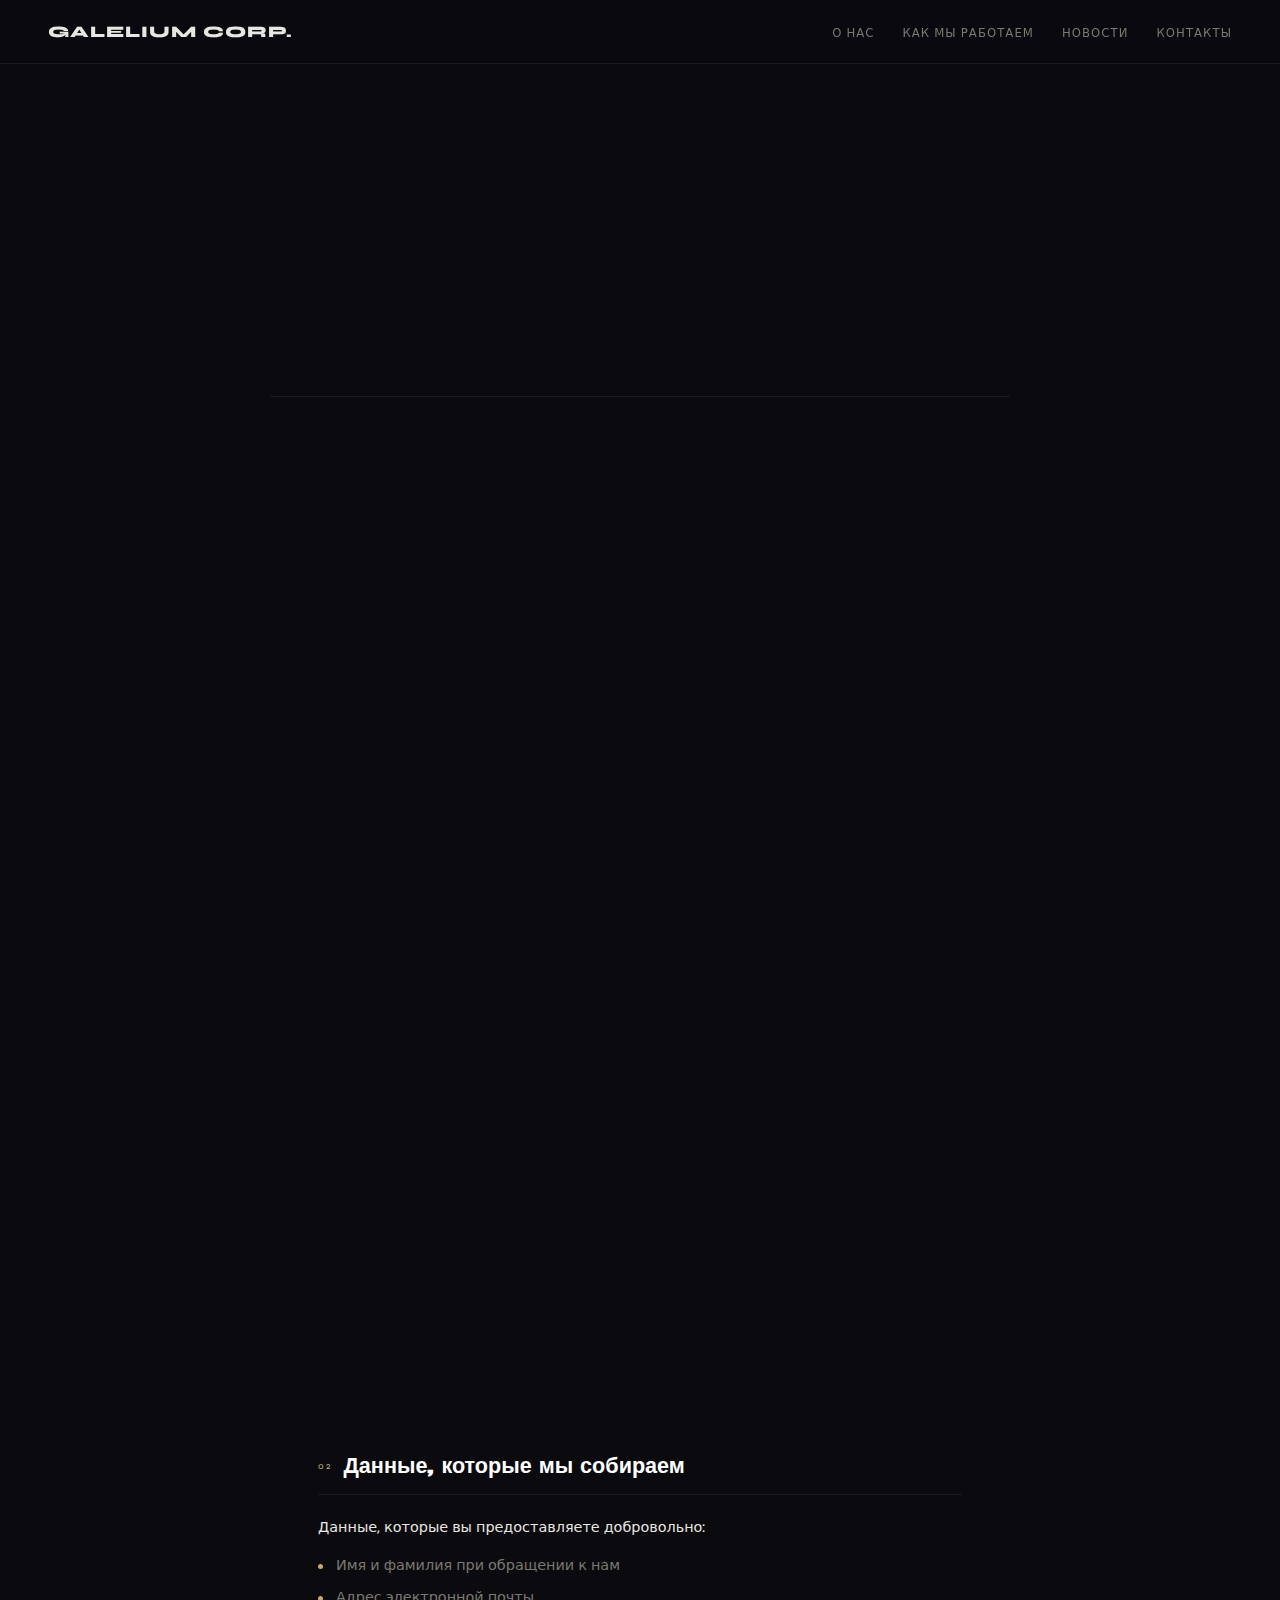
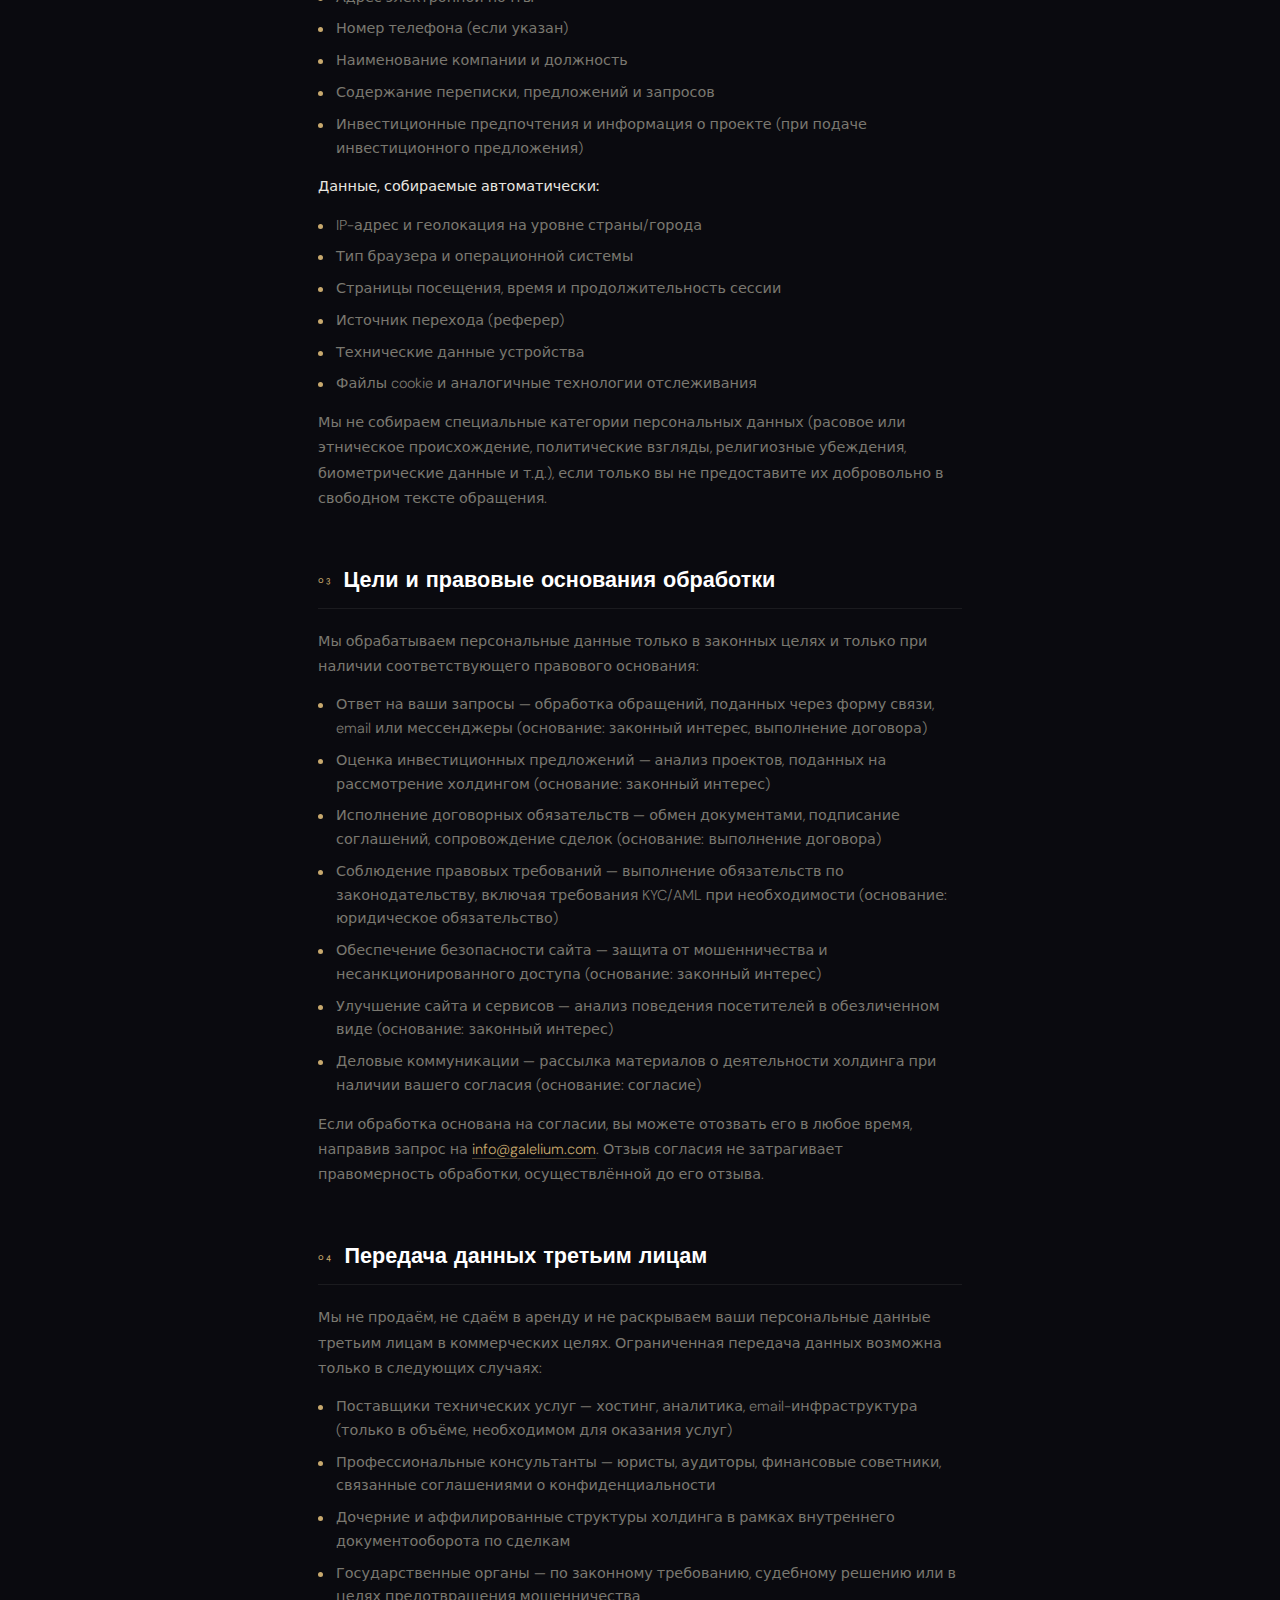
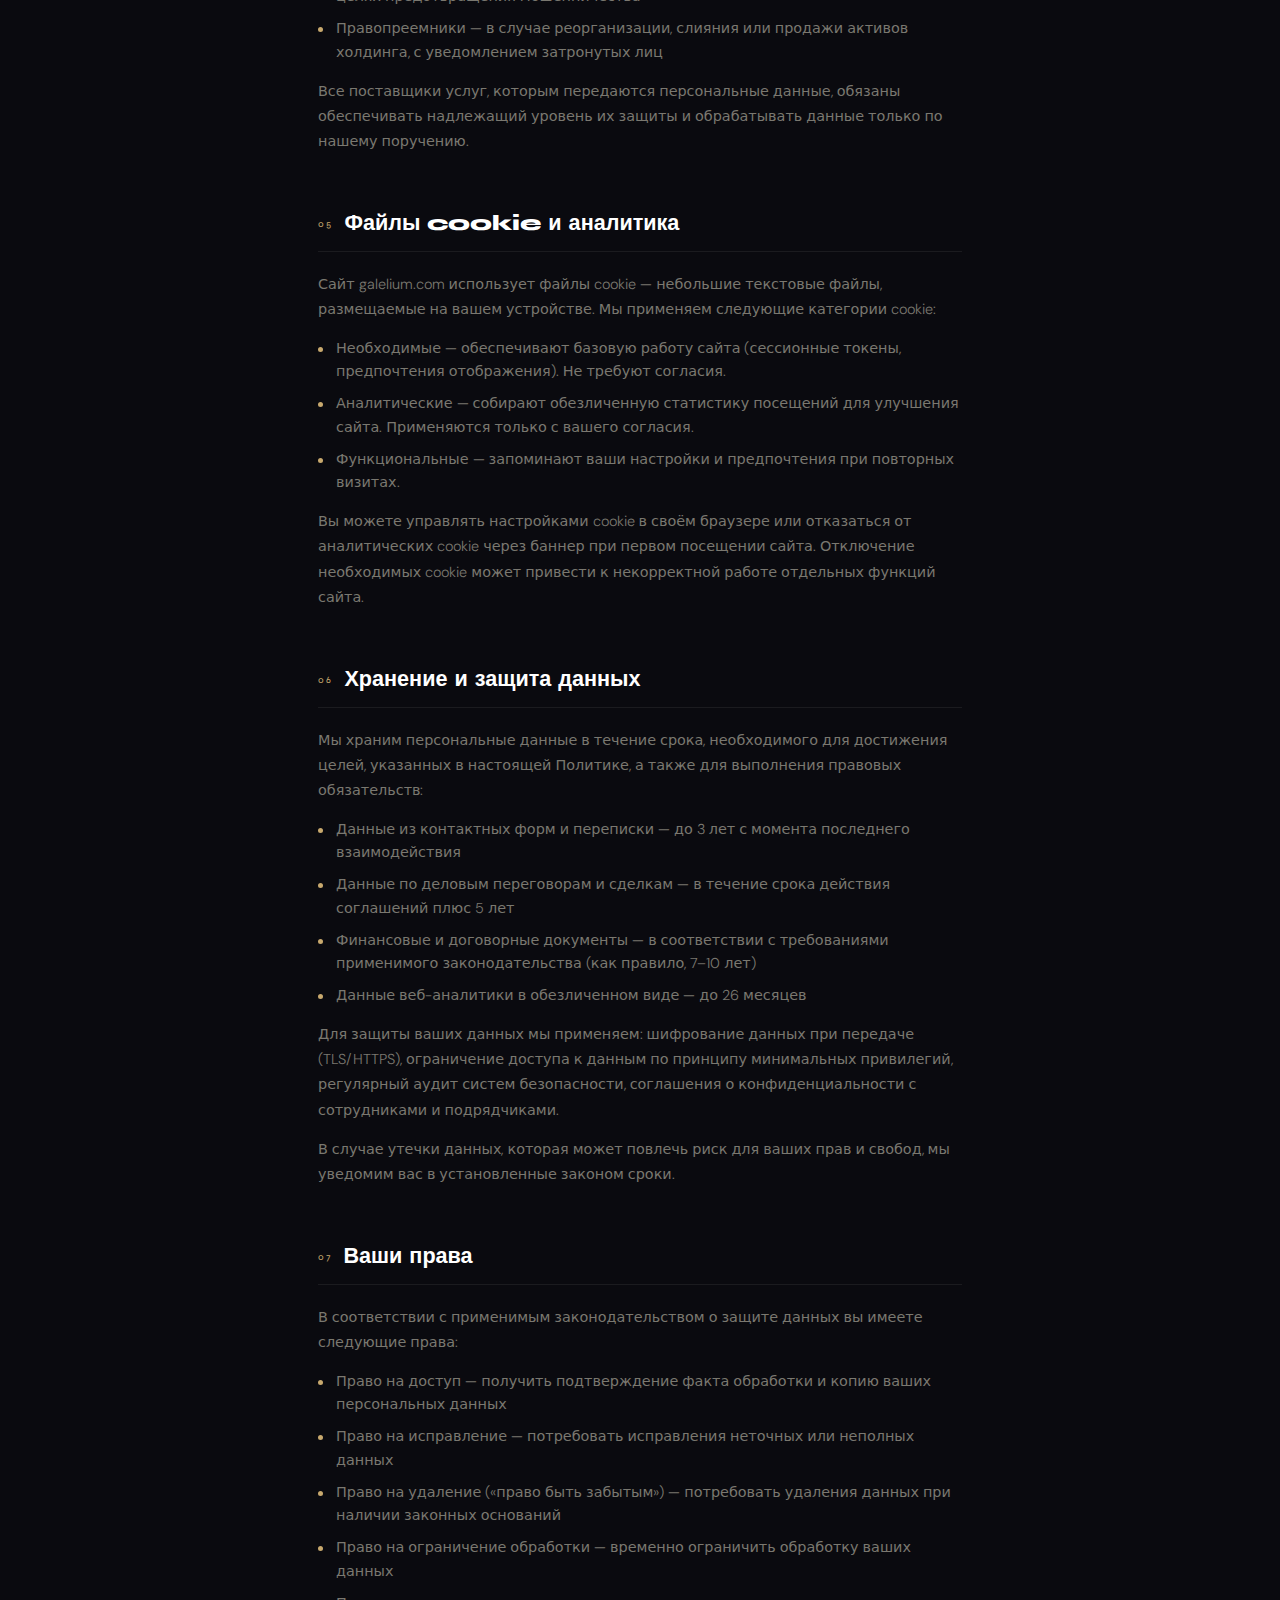
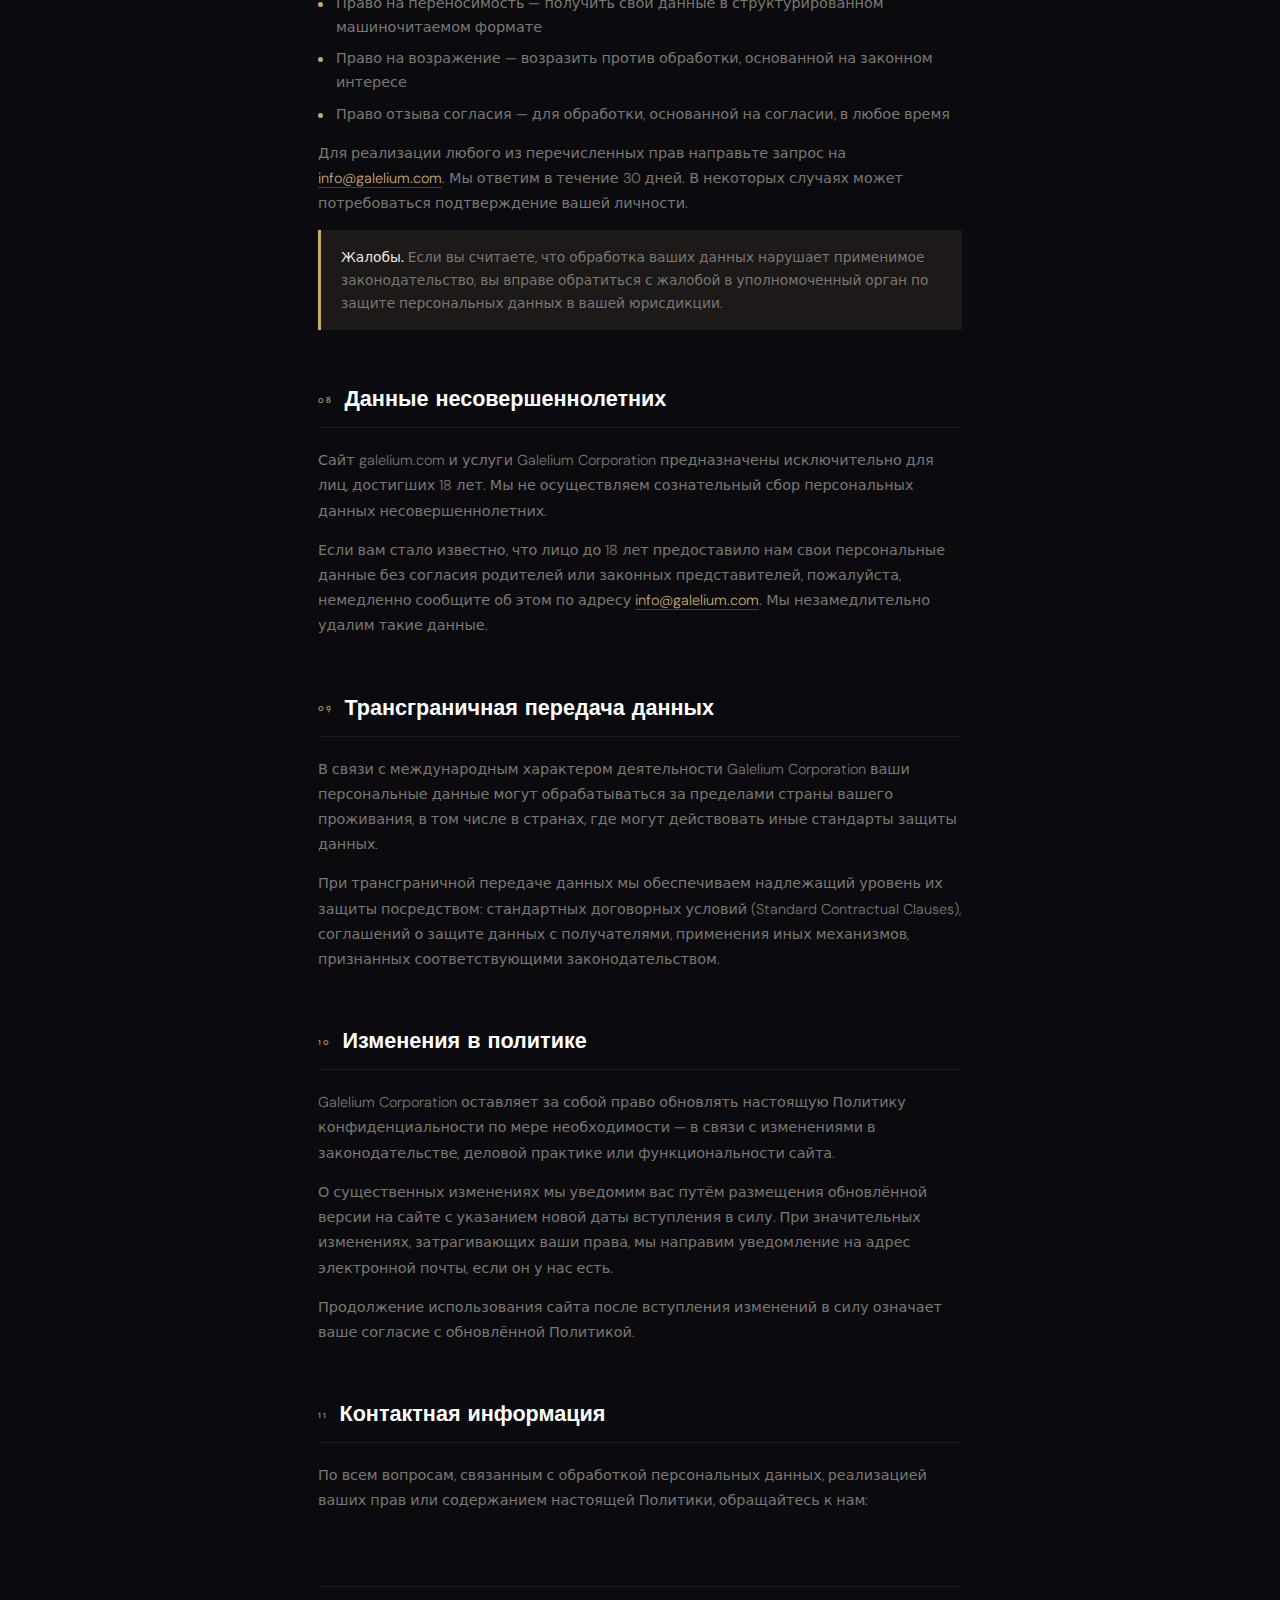
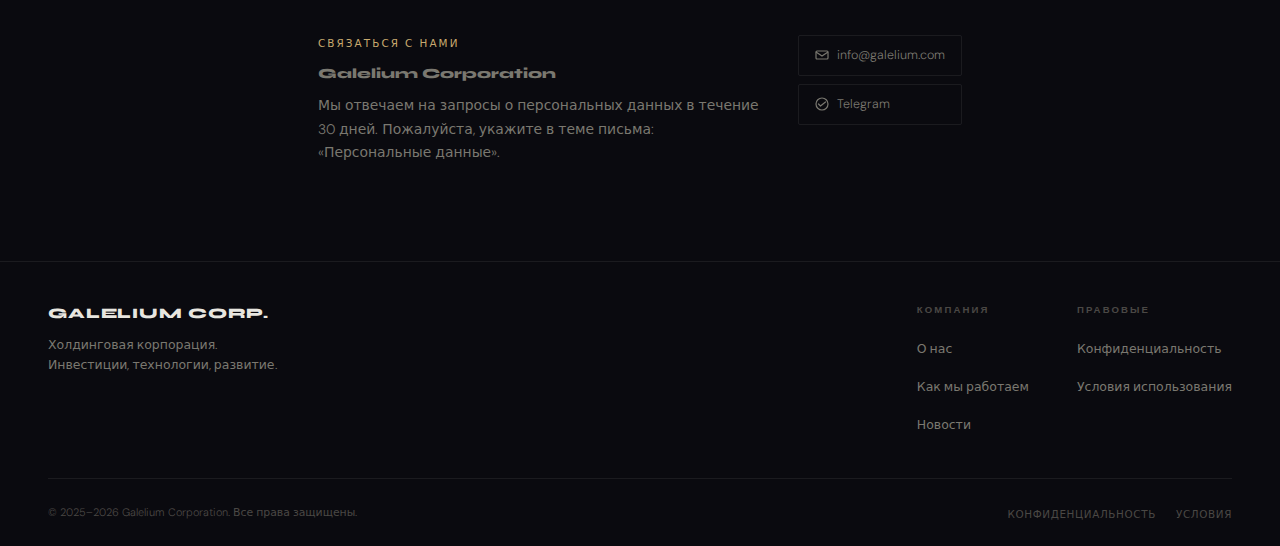
<file: privacy.html>
<!DOCTYPE html>
<html lang="ru">
<head>
  <meta charset="UTF-8" />
  <meta name="viewport" content="width=device-width, initial-scale=1.0" />

  <title>Политика конфиденциальности | Galelium Corporation</title>
  <meta name="description" content="Политика конфиденциальности Galelium Corporation — как мы собираем, используем и защищаем ваши персональные данные." />
  <meta name="robots"      content="index, follow" />
  <link rel="canonical"    href="https://galelium.com/privacy.html" />

  <meta property="og:type"        content="website" />
  <meta property="og:url"         content="https://galelium.com/privacy.html" />
  <meta property="og:title"       content="Политика конфиденциальности | Galelium" />
  <meta property="og:description" content="Политика конфиденциальности Galelium Corporation." />
  <meta property="og:locale"      content="ru_RU" />

  <link rel="preconnect" href="https://fonts.googleapis.com" />
  <link rel="preconnect" href="https://fonts.gstatic.com" crossorigin />
  <link rel="preload" as="style"
        href="https://fonts.googleapis.com/css2?family=Syne:wght@700;800&family=DM+Sans:ital,wght@0,300;0,400;0,500;1,300&display=swap"
        onload="this.onload=null;this.rel='stylesheet'" />
  <noscript>
    <link rel="stylesheet"
          href="https://fonts.googleapis.com/css2?family=Syne:wght@700;800&family=DM+Sans:ital,wght@0,300;0,400;0,500;1,300&display=swap" />
  </noscript>

  <style>
    :root {
      --bg:         #0a0a0f;
      --surface:    #111118;
      --surface-2:  #16161f;
      --border:     rgba(255,255,255,.07);
      --border-h:   rgba(255,255,255,.13);
      --accent:     #c8a96e;
      --accent-dim: rgba(200,169,110,.10);
      --accent-mid: rgba(200,169,110,.32);
      --text:       #e8e6e0;
      --muted:      #7a7870;
      --muted-2:    #4a4845;
      --font-sans:    'DM Sans', system-ui, sans-serif;
      --font-display: 'Syne', sans-serif;
      --nav-h: 64px;
      --max:   1100px;
      --max-t: 740px;
      --px:    clamp(16px, 5vw, 48px);
      --r:     2px;
      --ease:   cubic-bezier(.4,0,.2,1);
      --t-fast: .15s;
      --t:      .25s;
      --t-slow: .4s;
    }

    *, *::before, *::after { box-sizing: border-box; margin: 0; padding: 0; }
    html { scroll-behavior: smooth; -webkit-text-size-adjust: 100%; text-size-adjust: 100%; }
    body {
      background: var(--bg); color: var(--text);
      font-family: var(--font-sans); font-weight: 300;
      font-size: 1rem; line-height: 1.7;
      min-height: 100svh; overflow-x: hidden;
      -webkit-font-smoothing: antialiased;
      -moz-osx-font-smoothing: grayscale;
    }
    img, video, iframe { display: block; max-width: 100%; }
    a { color: inherit; }
    ul[role="list"], ol[role="list"] { list-style: none; }

    /* Skip-link */
    .skip {
      position: absolute; top: -999px; left: 16px; z-index: 9999;
      background: var(--accent); color: #0a0a0f;
      font-family: var(--font-display); font-weight: 800;
      font-size: .75rem; letter-spacing: .1em; text-transform: uppercase;
      padding: 10px 20px; border-radius: var(--r);
      text-decoration: none; transition: top var(--t-fast);
    }
    .skip:focus { top: 12px; }

    /* ── Навигация ── */
    .site-nav {
      position: fixed; inset: 0 0 auto; z-index: 200;
      height: var(--nav-h);
      display: flex; align-items: center; justify-content: space-between;
      padding-inline: var(--px);
      background: rgba(10,10,15,.93);
      backdrop-filter: blur(20px); -webkit-backdrop-filter: blur(20px);
      border-bottom: 1px solid var(--border);
    }
    .nav-logo {
      font-family: var(--font-display); font-weight: 800;
      font-size: 1rem; letter-spacing: .06em; text-transform: uppercase;
      color: var(--text); text-decoration: none; flex-shrink: 0;
      transition: opacity var(--t-fast);
    }
    .nav-logo:hover { opacity: .65; }
    .nav-logo:focus-visible { outline: 2px solid var(--accent); outline-offset: 5px; border-radius: var(--r); }

    .nav-list { display: flex; gap: 28px; list-style: none; }
    .nav-list a {
      color: var(--muted); text-decoration: none;
      font-size: .73rem; font-weight: 400; letter-spacing: .09em; text-transform: uppercase;
      white-space: nowrap; padding-bottom: 2px;
      border-bottom: 1px solid transparent;
      transition: color var(--t-fast), border-color var(--t-fast);
    }
    .nav-list a:hover { color: var(--text); }
    .nav-list a[aria-current="page"] { color: var(--accent); border-color: var(--accent); }
    .nav-list a:focus-visible { outline: 2px solid var(--accent); outline-offset: 4px; border-radius: var(--r); }

    .nav-btn {
      display: none; align-items: center; justify-content: center;
      width: 36px; height: 36px; padding: 0;
      background: none; border: none; cursor: pointer;
      color: var(--text); z-index: 201; flex-shrink: 0;
    }
    .nav-btn:focus-visible { outline: 2px solid var(--accent); outline-offset: 4px; border-radius: var(--r); }
    .ham { display: block; width: 20px; height: 14px; position: relative; }
    .ham span {
      display: block; width: 20px; height: 2px;
      background: currentColor; border-radius: 1px;
      position: absolute; left: 0; transform-origin: center;
      transition: transform var(--t) var(--ease), opacity .18s ease, top var(--t) var(--ease);
    }
    .ham span:nth-child(1) { top: 0; }
    .ham span:nth-child(2) { top: 6px; }
    .ham span:nth-child(3) { top: 12px; }
    .nav-btn.is-open .ham span:nth-child(1) { top: 6px; transform: rotate(45deg); }
    .nav-btn.is-open .ham span:nth-child(2) { opacity: 0; transform: scaleX(0); }
    .nav-btn.is-open .ham span:nth-child(3) { top: 6px; transform: rotate(-45deg); }

    .nav-overlay {
      position: fixed; inset: var(--nav-h) 0 0;
      background: rgba(5,5,10,.55);
      z-index: 150; opacity: 0; pointer-events: none;
      transition: opacity var(--t) ease;
    }
    .nav-overlay.is-open { opacity: 1; pointer-events: auto; }

    /* ── Шапка документа ── */
    .doc-header {
      padding-top:    calc(var(--nav-h) + clamp(48px, 7vw, 88px));
      padding-bottom: clamp(32px, 4vw, 52px);
      padding-inline: var(--px);
      max-width:      var(--max-t);
      margin-inline:  auto;
      border-bottom:  1px solid var(--border);
    }
    .doc-header__eyebrow {
      display: block;
      font-size: .65rem; font-weight: 400;
      letter-spacing: .24em; text-transform: uppercase;
      color: var(--accent); margin-bottom: 16px;
    }
    .doc-header__title {
      font-family: var(--font-display); font-weight: 800;
      font-size: clamp(1.8rem, 4vw, 2.8rem);
      line-height: 1.08; color: #fff;
      letter-spacing: -.01em;
    }
    .doc-header__meta {
      display: flex; gap: 24px; flex-wrap: wrap;
      margin-top: 20px;
    }
    .doc-header__meta-item {
      font-size: .72rem; color: var(--muted);
    }
    .doc-header__meta-item strong {
      display: block; color: var(--text);
      font-size: .75rem; font-weight: 400; margin-bottom: 2px;
    }

    /* ── Основной контент документа ── */
    .doc-body {
      max-width:     var(--max-t);
      margin-inline: auto;
      padding:       clamp(40px, 6vw, 72px) var(--px) clamp(64px, 8vw, 96px);
    }

    /* Навигация по разделам */
    .doc-toc {
      background:   var(--surface);
      border:       1px solid var(--border);
      padding:      24px 28px;
      margin-bottom: clamp(40px, 5vw, 60px);
    }
    .doc-toc__title {
      font-family:    var(--font-display);
      font-weight:    700; font-size: .65rem;
      letter-spacing: .2em; text-transform: uppercase;
      color: var(--muted-2); margin-bottom: 16px;
    }
    .doc-toc ul { list-style: none; display: flex; flex-direction: column; gap: 8px; }
    .doc-toc a {
      font-size: .83rem; color: var(--muted);
      text-decoration: none;
      transition: color var(--t-fast);
      display: flex; align-items: center; gap: 8px;
    }
    .doc-toc a::before {
      content: '';
      display: block; width: 16px; height: 1px;
      background: var(--border); flex-shrink: 0;
      transition: background var(--t-fast), width var(--t-fast);
    }
    .doc-toc a:hover { color: var(--text); }
    .doc-toc a:hover::before { background: var(--accent); width: 22px; }

    /* Секции документа */
    .doc-section { margin-bottom: clamp(40px, 5vw, 56px); }
    .doc-section:last-child { margin-bottom: 0; }

    .doc-section__heading {
      font-family:    var(--font-display); font-weight: 800;
      font-size:      clamp(1.05rem, 2vw, 1.35rem);
      line-height:    1.25; color: #fff;
      padding-bottom: 14px;
      border-bottom:  1px solid var(--border);
      margin-bottom:  20px;
      display:        flex; align-items: center; gap: 12px;
    }
    .doc-section__num {
      font-size:      .6rem; font-weight: 400;
      letter-spacing: .18em; text-transform: uppercase;
      color: var(--accent);
      flex-shrink: 0;
    }

    .doc-section p {
      font-size:   .9rem;
      color:       var(--muted);
      line-height: 1.75;
      margin-bottom: 14px;
    }
    .doc-section p:last-child { margin-bottom: 0; }
    .doc-section p strong { color: var(--text); font-weight: 500; }

    .doc-section ul, .doc-section ol {
      padding-left: 0; list-style: none;
      display: flex; flex-direction: column; gap: 8px;
      margin-bottom: 14px;
    }
    .doc-section ul li, .doc-section ol li {
      font-size:   .9rem; color: var(--muted); line-height: 1.65;
      padding-left: 18px; position: relative;
    }
    .doc-section ul li::before {
      content: '';
      position: absolute; left: 0; top: 10px;
      width: 5px; height: 5px; border-radius: 50%;
      background: var(--accent);
    }
    .doc-section ol { counter-reset: doc-ol; }
    .doc-section ol li { counter-increment: doc-ol; }
    .doc-section ol li::before {
      content: counter(doc-ol) '.';
      position: absolute; left: 0;
      font-size: .75rem; color: var(--accent); font-weight: 500;
    }

    /* Выделенный блок-подсказка */
    .doc-note {
      background:    var(--accent-dim);
      border-left:   3px solid var(--accent);
      padding:       16px 20px;
      margin-bottom: 14px;
      font-size:     .86rem;
      color:         var(--muted);
      line-height:   1.65;
    }
    .doc-note strong { color: var(--text); font-weight: 500; }

    /* Ссылка внутри текста */
    .doc-link {
      color: var(--accent); text-decoration: none;
      border-bottom: 1px solid var(--accent-mid);
      transition: border-color var(--t-fast), color var(--t-fast);
    }
    .doc-link:hover { color: var(--text); border-color: var(--border-h); }

    /* Подвал документа — контакт */
    .doc-contact {
      margin-top:  clamp(48px, 6vw, 72px);
      padding-top: clamp(32px, 4vw, 48px);
      border-top:  1px solid var(--border);
      display:     flex; gap: 32px; flex-wrap: wrap;
      align-items: flex-start;
    }
    .doc-contact__text { flex: 1; min-width: 200px; }
    .doc-contact__label {
      display: block; font-size: .65rem; font-weight: 400;
      letter-spacing: .2em; text-transform: uppercase;
      color: var(--accent); margin-bottom: 10px;
    }
    .doc-contact__title {
      font-family: var(--font-display); font-weight: 800;
      font-size: clamp(1rem, 2vw, 1.3rem); color: #fff;
      margin-bottom: 8px;
    }
    .doc-contact p { font-size: .87rem; color: var(--muted); }
    .doc-contact__links {
      display: flex; flex-direction: column; gap: 8px;
      flex-shrink: 0;
    }
    .doc-contact__link {
      display: inline-flex; align-items: center; gap: 8px;
      font-size: .78rem; color: var(--muted); text-decoration: none;
      border: 1px solid var(--border); padding: 9px 16px;
      border-radius: var(--r);
      transition: border-color var(--t), color var(--t);
    }
    .doc-contact__link:hover { border-color: var(--accent-mid); color: var(--text); }

    /* ── Анимация ── */
    @keyframes fadeUp {
      from { opacity: 0; transform: translateY(10px); }
      to   { opacity: 1; transform: translateY(0); }
    }
    .anim-in { opacity: 0; animation: fadeUp var(--t-slow) var(--ease) both; }

    /* ── Футер ── */
    .site-footer { border-top: 1px solid var(--border); padding-inline: var(--px); }
    .footer-top {
      display: flex; align-items: flex-start; justify-content: space-between;
      gap: 40px; padding-block: 40px;
      border-bottom: 1px solid var(--border); flex-wrap: wrap;
    }
    .f-logo {
      font-family: var(--font-display); font-weight: 800;
      font-size: .9rem; letter-spacing: .06em; text-transform: uppercase;
      color: var(--text); text-decoration: none;
      display: block; margin-bottom: 10px;
      transition: opacity var(--t-fast);
    }
    .f-logo:hover { opacity: .65; }
    .f-tagline { font-size: .78rem; color: var(--muted); max-width: 240px; line-height: 1.6; }
    .footer-nav { display: flex; gap: 48px; flex-wrap: wrap; }
    .footer-nav-group__title {
      font-family: var(--font-display); font-weight: 700;
      font-size: .6rem; letter-spacing: .22em; text-transform: uppercase;
      color: var(--muted-2); margin-bottom: 16px;
    }
    .footer-nav-group ul { list-style: none; display: flex; flex-direction: column; gap: 11px; }
    .footer-nav-group a { font-size: .78rem; color: var(--muted); text-decoration: none; transition: color var(--t-fast); }
    .footer-nav-group a:hover { color: var(--text); }
    .footer-bottom {
      display: flex; align-items: center; justify-content: space-between;
      gap: 16px; padding-block: 20px; flex-wrap: wrap;
    }
    .f-copy { font-size: .68rem; color: var(--muted-2); }
    .f-legal { display: flex; gap: 20px; list-style: none; flex-wrap: wrap; }
    .f-legal a {
      font-size: .65rem; color: var(--muted-2); text-decoration: none;
      letter-spacing: .06em; text-transform: uppercase;
      transition: color var(--t-fast);
    }
    .f-legal a:hover { color: var(--muted); }

    /* ── Адаптив ── */
    @media (max-width: 640px) {
      .nav-list {
        display: none; position: fixed; inset: var(--nav-h) 0 0;
        background: rgba(10,10,15,.98);
        flex-direction: column; padding: 24px var(--px) 40px; gap: 0;
        border-top: 1px solid var(--border); z-index: 199;
        overflow-y: auto; -webkit-overflow-scrolling: touch;
      }
      .nav-list.is-open { display: flex; }
      .nav-list li:first-child { border-top: 1px solid var(--border); }
      .nav-list li { border-bottom: 1px solid var(--border); }
      .nav-list a { display: block; padding: 18px 0; font-size: .88rem; letter-spacing: .06em; border-bottom: none; }
      .nav-btn { display: flex; }
      .footer-top    { flex-direction: column; gap: 28px; padding-block: 32px; }
      .footer-nav    { flex-direction: column; gap: 24px; }
      .footer-bottom { flex-direction: column; align-items: flex-start; gap: 10px; }
      .doc-contact   { flex-direction: column; }
    }
    @media (max-width: 380px) { :root { --px: 16px; } }
  </style>
</head>
<body>

<a class="skip" href="#main">Перейти к содержимому</a>
<div class="nav-overlay" id="nav-overlay" aria-hidden="true"></div>

<nav class="site-nav" aria-label="Основная навигация">
  <a href="https://galelium.com" class="nav-logo" aria-label="Galelium Corp. — на главную">Galelium Corp.</a>
  <button class="nav-btn" id="nav-btn" aria-controls="nav-list" aria-expanded="false" aria-label="Открыть меню">
    <span class="ham" aria-hidden="true"><span></span><span></span><span></span></span>
  </button>
  <ul class="nav-list" id="nav-list" role="list">
    <li><a href="https://galelium.com/#about">О нас</a></li>
    <li><a href="https://galelium.com/#how-we-work">Как мы работаем</a></li>
    <li><a href="https://galelium.com/news.html">Новости</a></li>
    <li><a href="https://galelium.com/#contact">Контакты</a></li>
  </ul>
</nav>

<main id="main">

  <!-- Шапка -->
  <header class="doc-header">
    <span class="doc-header__eyebrow anim-in" style="animation-delay:.0s">Galelium Corporation · Правовые документы</span>
    <h1 class="doc-header__title anim-in" style="animation-delay:.07s">Политика конфиденциальности</h1>
    <div class="doc-header__meta anim-in" style="animation-delay:.14s">
      <div class="doc-header__meta-item">
        <strong>Версия</strong>1.0
      </div>
      <div class="doc-header__meta-item">
        <strong>Дата вступления в силу</strong>1 января 2025 года
      </div>
      <div class="doc-header__meta-item">
        <strong>Последнее обновление</strong>1 марта 2026 года
      </div>
    </div>
  </header>

  <!-- Тело документа -->
  <div class="doc-body">

    <!-- Вводный блок -->
    <div class="doc-note anim-in" style="animation-delay:.18s">
      <strong>Важно.</strong> Используя сайт galelium.com и связанные с ним сервисы, вы принимаете условия настоящей Политики конфиденциальности. Если вы не согласны с её положениями, пожалуйста, прекратите использование наших ресурсов.
    </div>

    <!-- Оглавление -->
    <nav class="doc-toc anim-in" style="animation-delay:.22s" aria-label="Разделы политики">
      <p class="doc-toc__title">Содержание</p>
      <ul role="list">
        <li><a href="#s1">Общие положения и контролёр данных</a></li>
        <li><a href="#s2">Данные, которые мы собираем</a></li>
        <li><a href="#s3">Цели и правовые основания обработки</a></li>
        <li><a href="#s4">Передача данных третьим лицам</a></li>
        <li><a href="#s5">Файлы cookie и аналитика</a></li>
        <li><a href="#s6">Хранение и защита данных</a></li>
        <li><a href="#s7">Ваши права</a></li>
        <li><a href="#s8">Данные несовершеннолетних</a></li>
        <li><a href="#s9">Трансграничная передача данных</a></li>
        <li><a href="#s10">Изменения в политике</a></li>
        <li><a href="#s11">Контактная информация</a></li>
      </ul>
    </nav>

    <!-- Разделы -->
    <section class="doc-section anim-in" style="animation-delay:.26s" id="s1">
      <h2 class="doc-section__heading">
        <span class="doc-section__num">01</span>
        Общие положения и контролёр данных
      </h2>
      <p>Настоящая Политика конфиденциальности («Политика») определяет порядок сбора, использования, хранения и защиты персональных данных посетителей сайта <strong>galelium.com</strong> и лиц, взаимодействующих с Galelium Corporation («Компания», «мы», «нас»).</p>
      <p>Контролёром персональных данных является <strong>Galelium Corporation</strong> — холдинговая корпорация, осуществляющая стратегические инвестиции и управление активами. По всем вопросам обработки персональных данных обращайтесь по адресу: <a class="doc-link" href="mailto:info@galelium.com">info@galelium.com</a>.</p>
      <p>Политика распространяется на все данные, которые вы предоставляете нам напрямую (через контактные формы, электронную почту, мессенджеры) или которые собираются автоматически при посещении сайта.</p>
    </section>

    <section class="doc-section" id="s2">
      <h2 class="doc-section__heading">
        <span class="doc-section__num">02</span>
        Данные, которые мы собираем
      </h2>
      <p><strong>Данные, которые вы предоставляете добровольно:</strong></p>
      <ul>
        <li>Имя и фамилия при обращении к нам</li>
        <li>Адрес электронной почты</li>
        <li>Номер телефона (если указан)</li>
        <li>Наименование компании и должность</li>
        <li>Содержание переписки, предложений и запросов</li>
        <li>Инвестиционные предпочтения и информация о проекте (при подаче инвестиционного предложения)</li>
      </ul>
      <p><strong>Данные, собираемые автоматически:</strong></p>
      <ul>
        <li>IP-адрес и геолокация на уровне страны/города</li>
        <li>Тип браузера и операционной системы</li>
        <li>Страницы посещения, время и продолжительность сессии</li>
        <li>Источник перехода (реферер)</li>
        <li>Технические данные устройства</li>
        <li>Файлы cookie и аналогичные технологии отслеживания</li>
      </ul>
      <p>Мы не собираем специальные категории персональных данных (расовое или этническое происхождение, политические взгляды, религиозные убеждения, биометрические данные и т.д.), если только вы не предоставите их добровольно в свободном тексте обращения.</p>
    </section>

    <section class="doc-section" id="s3">
      <h2 class="doc-section__heading">
        <span class="doc-section__num">03</span>
        Цели и правовые основания обработки
      </h2>
      <p>Мы обрабатываем персональные данные только в законных целях и только при наличии соответствующего правового основания:</p>
      <ul>
        <li><strong>Ответ на ваши запросы</strong> — обработка обращений, поданных через форму связи, email или мессенджеры (основание: законный интерес, выполнение договора)</li>
        <li><strong>Оценка инвестиционных предложений</strong> — анализ проектов, поданных на рассмотрение холдингом (основание: законный интерес)</li>
        <li><strong>Исполнение договорных обязательств</strong> — обмен документами, подписание соглашений, сопровождение сделок (основание: выполнение договора)</li>
        <li><strong>Соблюдение правовых требований</strong> — выполнение обязательств по законодательству, включая требования KYC/AML при необходимости (основание: юридическое обязательство)</li>
        <li><strong>Обеспечение безопасности сайта</strong> — защита от мошенничества и несанкционированного доступа (основание: законный интерес)</li>
        <li><strong>Улучшение сайта и сервисов</strong> — анализ поведения посетителей в обезличенном виде (основание: законный интерес)</li>
        <li><strong>Деловые коммуникации</strong> — рассылка материалов о деятельности холдинга при наличии вашего согласия (основание: согласие)</li>
      </ul>
      <p>Если обработка основана на согласии, вы можете отозвать его в любое время, направив запрос на <a class="doc-link" href="mailto:info@galelium.com">info@galelium.com</a>. Отзыв согласия не затрагивает правомерность обработки, осуществлённой до его отзыва.</p>
    </section>

    <section class="doc-section" id="s4">
      <h2 class="doc-section__heading">
        <span class="doc-section__num">04</span>
        Передача данных третьим лицам
      </h2>
      <p>Мы не продаём, не сдаём в аренду и не раскрываем ваши персональные данные третьим лицам в коммерческих целях. Ограниченная передача данных возможна только в следующих случаях:</p>
      <ul>
        <li><strong>Поставщики технических услуг</strong> — хостинг, аналитика, email-инфраструктура (только в объёме, необходимом для оказания услуг)</li>
        <li><strong>Профессиональные консультанты</strong> — юристы, аудиторы, финансовые советники, связанные соглашениями о конфиденциальности</li>
        <li><strong>Дочерние и аффилированные структуры</strong> холдинга в рамках внутреннего документооборота по сделкам</li>
        <li><strong>Государственные органы</strong> — по законному требованию, судебному решению или в целях предотвращения мошенничества</li>
        <li><strong>Правопреемники</strong> — в случае реорганизации, слияния или продажи активов холдинга, с уведомлением затронутых лиц</li>
      </ul>
      <p>Все поставщики услуг, которым передаются персональные данные, обязаны обеспечивать надлежащий уровень их защиты и обрабатывать данные только по нашему поручению.</p>
    </section>

    <section class="doc-section" id="s5">
      <h2 class="doc-section__heading">
        <span class="doc-section__num">05</span>
        Файлы cookie и аналитика
      </h2>
      <p>Сайт galelium.com использует файлы cookie — небольшие текстовые файлы, размещаемые на вашем устройстве. Мы применяем следующие категории cookie:</p>
      <ul>
        <li><strong>Необходимые</strong> — обеспечивают базовую работу сайта (сессионные токены, предпочтения отображения). Не требуют согласия.</li>
        <li><strong>Аналитические</strong> — собирают обезличенную статистику посещений для улучшения сайта. Применяются только с вашего согласия.</li>
        <li><strong>Функциональные</strong> — запоминают ваши настройки и предпочтения при повторных визитах.</li>
      </ul>
      <p>Вы можете управлять настройками cookie в своём браузере или отказаться от аналитических cookie через баннер при первом посещении сайта. Отключение необходимых cookie может привести к некорректной работе отдельных функций сайта.</p>
    </section>

    <section class="doc-section" id="s6">
      <h2 class="doc-section__heading">
        <span class="doc-section__num">06</span>
        Хранение и защита данных
      </h2>
      <p>Мы храним персональные данные в течение срока, необходимого для достижения целей, указанных в настоящей Политике, а также для выполнения правовых обязательств:</p>
      <ul>
        <li>Данные из контактных форм и переписки — до 3 лет с момента последнего взаимодействия</li>
        <li>Данные по деловым переговорам и сделкам — в течение срока действия соглашений плюс 5 лет</li>
        <li>Финансовые и договорные документы — в соответствии с требованиями применимого законодательства (как правило, 7–10 лет)</li>
        <li>Данные веб-аналитики в обезличенном виде — до 26 месяцев</li>
      </ul>
      <p>Для защиты ваших данных мы применяем: шифрование данных при передаче (TLS/HTTPS), ограничение доступа к данным по принципу минимальных привилегий, регулярный аудит систем безопасности, соглашения о конфиденциальности с сотрудниками и подрядчиками.</p>
      <p>В случае утечки данных, которая может повлечь риск для ваших прав и свобод, мы уведомим вас в установленные законом сроки.</p>
    </section>

    <section class="doc-section" id="s7">
      <h2 class="doc-section__heading">
        <span class="doc-section__num">07</span>
        Ваши права
      </h2>
      <p>В соответствии с применимым законодательством о защите данных вы имеете следующие права:</p>
      <ul>
        <li><strong>Право на доступ</strong> — получить подтверждение факта обработки и копию ваших персональных данных</li>
        <li><strong>Право на исправление</strong> — потребовать исправления неточных или неполных данных</li>
        <li><strong>Право на удаление</strong> («право быть забытым») — потребовать удаления данных при наличии законных оснований</li>
        <li><strong>Право на ограничение обработки</strong> — временно ограничить обработку ваших данных</li>
        <li><strong>Право на переносимость</strong> — получить свои данные в структурированном машиночитаемом формате</li>
        <li><strong>Право на возражение</strong> — возразить против обработки, основанной на законном интересе</li>
        <li><strong>Право отзыва согласия</strong> — для обработки, основанной на согласии, в любое время</li>
      </ul>
      <p>Для реализации любого из перечисленных прав направьте запрос на <a class="doc-link" href="mailto:info@galelium.com">info@galelium.com</a>. Мы ответим в течение 30 дней. В некоторых случаях может потребоваться подтверждение вашей личности.</p>
      <div class="doc-note">
        <strong>Жалобы.</strong> Если вы считаете, что обработка ваших данных нарушает применимое законодательство, вы вправе обратиться с жалобой в уполномоченный орган по защите персональных данных в вашей юрисдикции.
      </div>
    </section>

    <section class="doc-section" id="s8">
      <h2 class="doc-section__heading">
        <span class="doc-section__num">08</span>
        Данные несовершеннолетних
      </h2>
      <p>Сайт galelium.com и услуги Galelium Corporation предназначены исключительно для лиц, достигших 18 лет. Мы не осуществляем сознательный сбор персональных данных несовершеннолетних.</p>
      <p>Если вам стало известно, что лицо до 18 лет предоставило нам свои персональные данные без согласия родителей или законных представителей, пожалуйста, немедленно сообщите об этом по адресу <a class="doc-link" href="mailto:info@galelium.com">info@galelium.com</a>. Мы незамедлительно удалим такие данные.</p>
    </section>

    <section class="doc-section" id="s9">
      <h2 class="doc-section__heading">
        <span class="doc-section__num">09</span>
        Трансграничная передача данных
      </h2>
      <p>В связи с международным характером деятельности Galelium Corporation ваши персональные данные могут обрабатываться за пределами страны вашего проживания, в том числе в странах, где могут действовать иные стандарты защиты данных.</p>
      <p>При трансграничной передаче данных мы обеспечиваем надлежащий уровень их защиты посредством: стандартных договорных условий (Standard Contractual Clauses), соглашений о защите данных с получателями, применения иных механизмов, признанных соответствующими законодательством.</p>
    </section>

    <section class="doc-section" id="s10">
      <h2 class="doc-section__heading">
        <span class="doc-section__num">10</span>
        Изменения в политике
      </h2>
      <p>Galelium Corporation оставляет за собой право обновлять настоящую Политику конфиденциальности по мере необходимости — в связи с изменениями в законодательстве, деловой практике или функциональности сайта.</p>
      <p>О существенных изменениях мы уведомим вас путём размещения обновлённой версии на сайте с указанием новой даты вступления в силу. При значительных изменениях, затрагивающих ваши права, мы направим уведомление на адрес электронной почты, если он у нас есть.</p>
      <p>Продолжение использования сайта после вступления изменений в силу означает ваше согласие с обновлённой Политикой.</p>
    </section>

    <section class="doc-section" id="s11">
      <h2 class="doc-section__heading">
        <span class="doc-section__num">11</span>
        Контактная информация
      </h2>
      <p>По всем вопросам, связанным с обработкой персональных данных, реализацией ваших прав или содержанием настоящей Политики, обращайтесь к нам:</p>
    </section>

    <!-- Контактный блок -->
    <div class="doc-contact">
      <div class="doc-contact__text">
        <span class="doc-contact__label">Связаться с нами</span>
        <p class="doc-contact__title">Galelium Corporation</p>
        <p>Мы отвечаем на запросы о персональных данных в течение 30 дней. Пожалуйста, укажите в теме письма: «Персональные данные».</p>
      </div>
      <div class="doc-contact__links">
        <a class="doc-contact__link" href="mailto:info@galelium.com">
          <svg width="14" height="14" viewBox="0 0 14 14" fill="none" aria-hidden="true"><rect x="1" y="3" width="12" height="8" rx="1" stroke="currentColor" stroke-width="1.2"/><path d="M1 4l6 4 6-4" stroke="currentColor" stroke-width="1.2"/></svg>
          info@galelium.com
        </a>
        <a class="doc-contact__link" href="https://t.me/lucas_vegas" target="_blank" rel="noopener noreferrer">
          <svg width="14" height="14" viewBox="0 0 14 14" fill="none" aria-hidden="true"><circle cx="7" cy="7" r="6" stroke="currentColor" stroke-width="1.2"/><path d="M3.5 7l2 2 5-4" stroke="currentColor" stroke-width="1.2" stroke-linecap="round" stroke-linejoin="round"/></svg>
          Telegram
        </a>
      </div>
    </div>

  </div>
</main>

<!-- Футер -->
<footer class="site-footer" role="contentinfo">
  <div class="footer-top">
    <div>
      <a href="https://galelium.com" class="f-logo">Galelium Corp.</a>
      <p class="f-tagline">Холдинговая корпорация. Инвестиции, технологии, развитие.</p>
    </div>
    <nav class="footer-nav" aria-label="Навигация в футере">
      <div class="footer-nav-group">
        <p class="footer-nav-group__title">Компания</p>
        <ul role="list">
          <li><a href="https://galelium.com/#about">О нас</a></li>
          <li><a href="https://galelium.com/#how-we-work">Как мы работаем</a></li>
          <li><a href="https://galelium.com/news.html">Новости</a></li>
        </ul>
      </div>
      <div class="footer-nav-group">
        <p class="footer-nav-group__title">Правовые</p>
        <ul role="list">
          <li><a href="https://galelium.com/privacy.html" aria-current="page">Конфиденциальность</a></li>
          <li><a href="https://galelium.com/terms.html">Условия использования</a></li>
        </ul>
      </div>
    </nav>
  </div>
  <div class="footer-bottom">
    <span class="f-copy">© 2025–2026 Galelium Corporation. Все права защищены.</span>
    <ul class="f-legal" role="list">
      <li><a href="https://galelium.com/privacy.html" aria-current="page">Конфиденциальность</a></li>
      <li><a href="https://galelium.com/terms.html">Условия</a></li>
    </ul>
  </div>
</footer>

<script>
(function () {
  'use strict';
  var btn = document.getElementById('nav-btn');
  var list = document.getElementById('nav-list');
  var overlay = document.getElementById('nav-overlay');
  if (!btn || !list) return;
  function openMenu() {
    list.classList.add('is-open'); btn.classList.add('is-open');
    if (overlay) overlay.classList.add('is-open');
    btn.setAttribute('aria-expanded','true'); btn.setAttribute('aria-label','Закрыть меню');
    document.body.style.overflow = 'hidden';
  }
  function closeMenu() {
    list.classList.remove('is-open'); btn.classList.remove('is-open');
    if (overlay) overlay.classList.remove('is-open');
    btn.setAttribute('aria-expanded','false'); btn.setAttribute('aria-label','Открыть меню');
    document.body.style.overflow = '';
  }
  btn.addEventListener('click', function () { list.classList.contains('is-open') ? closeMenu() : openMenu(); });
  if (overlay) overlay.addEventListener('click', closeMenu);
  list.querySelectorAll('a').forEach(function (a) { a.addEventListener('click', closeMenu); });
  document.addEventListener('keydown', function (e) { if (e.key === 'Escape' && list.classList.contains('is-open')) { closeMenu(); btn.focus(); } });
}());
</script>

</body>
</html>
</file>
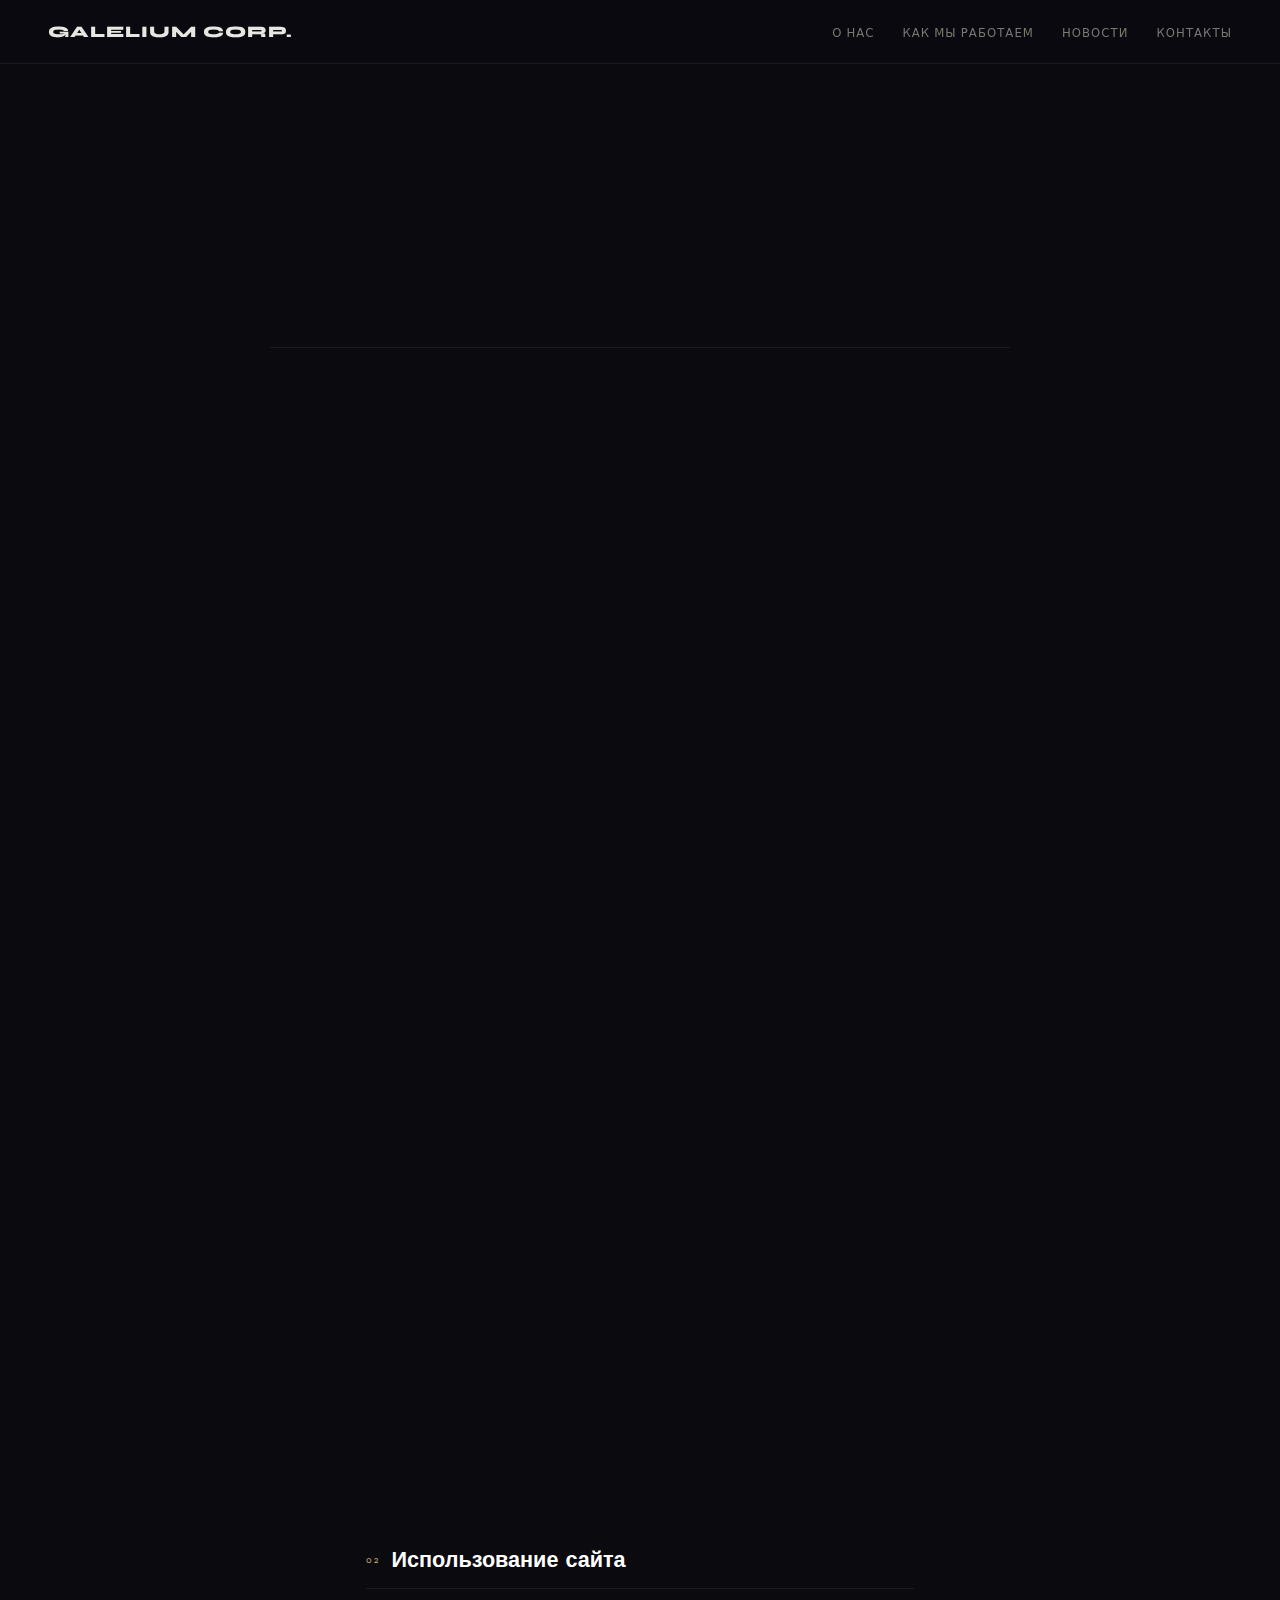
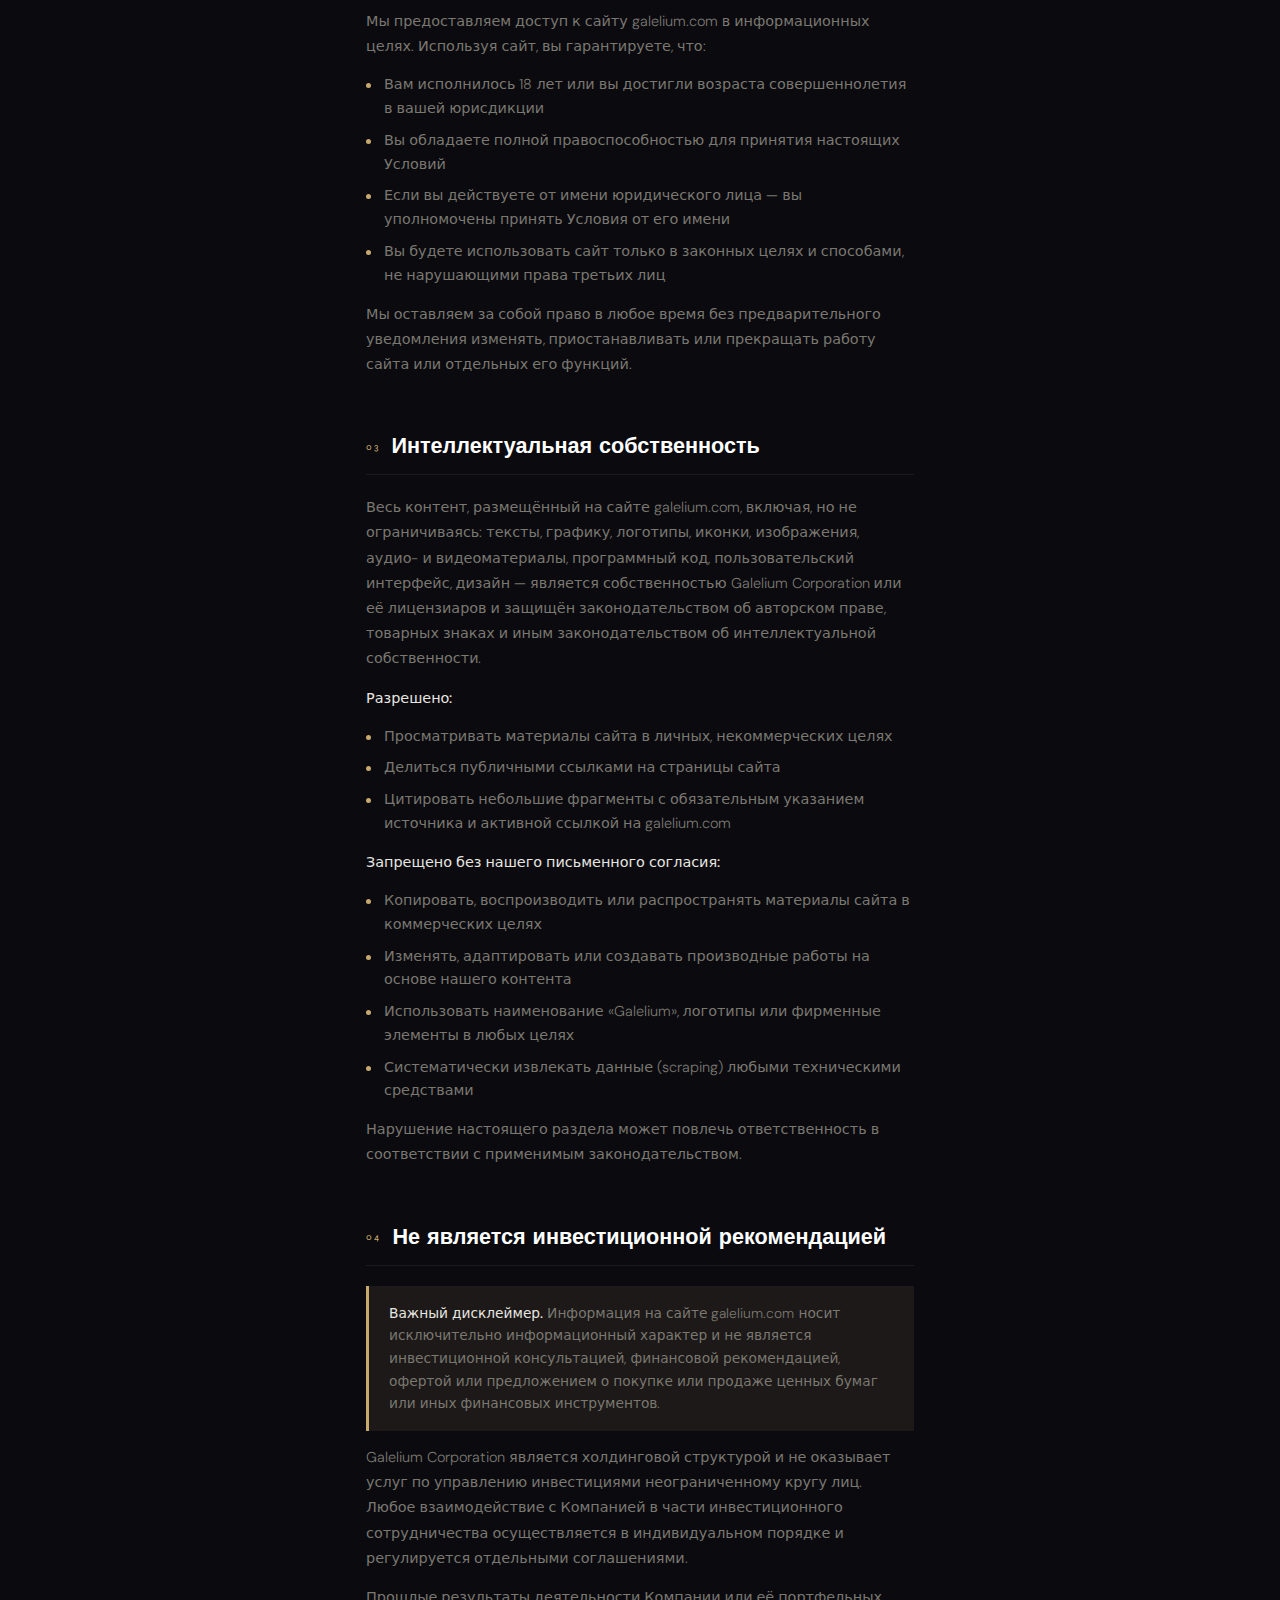
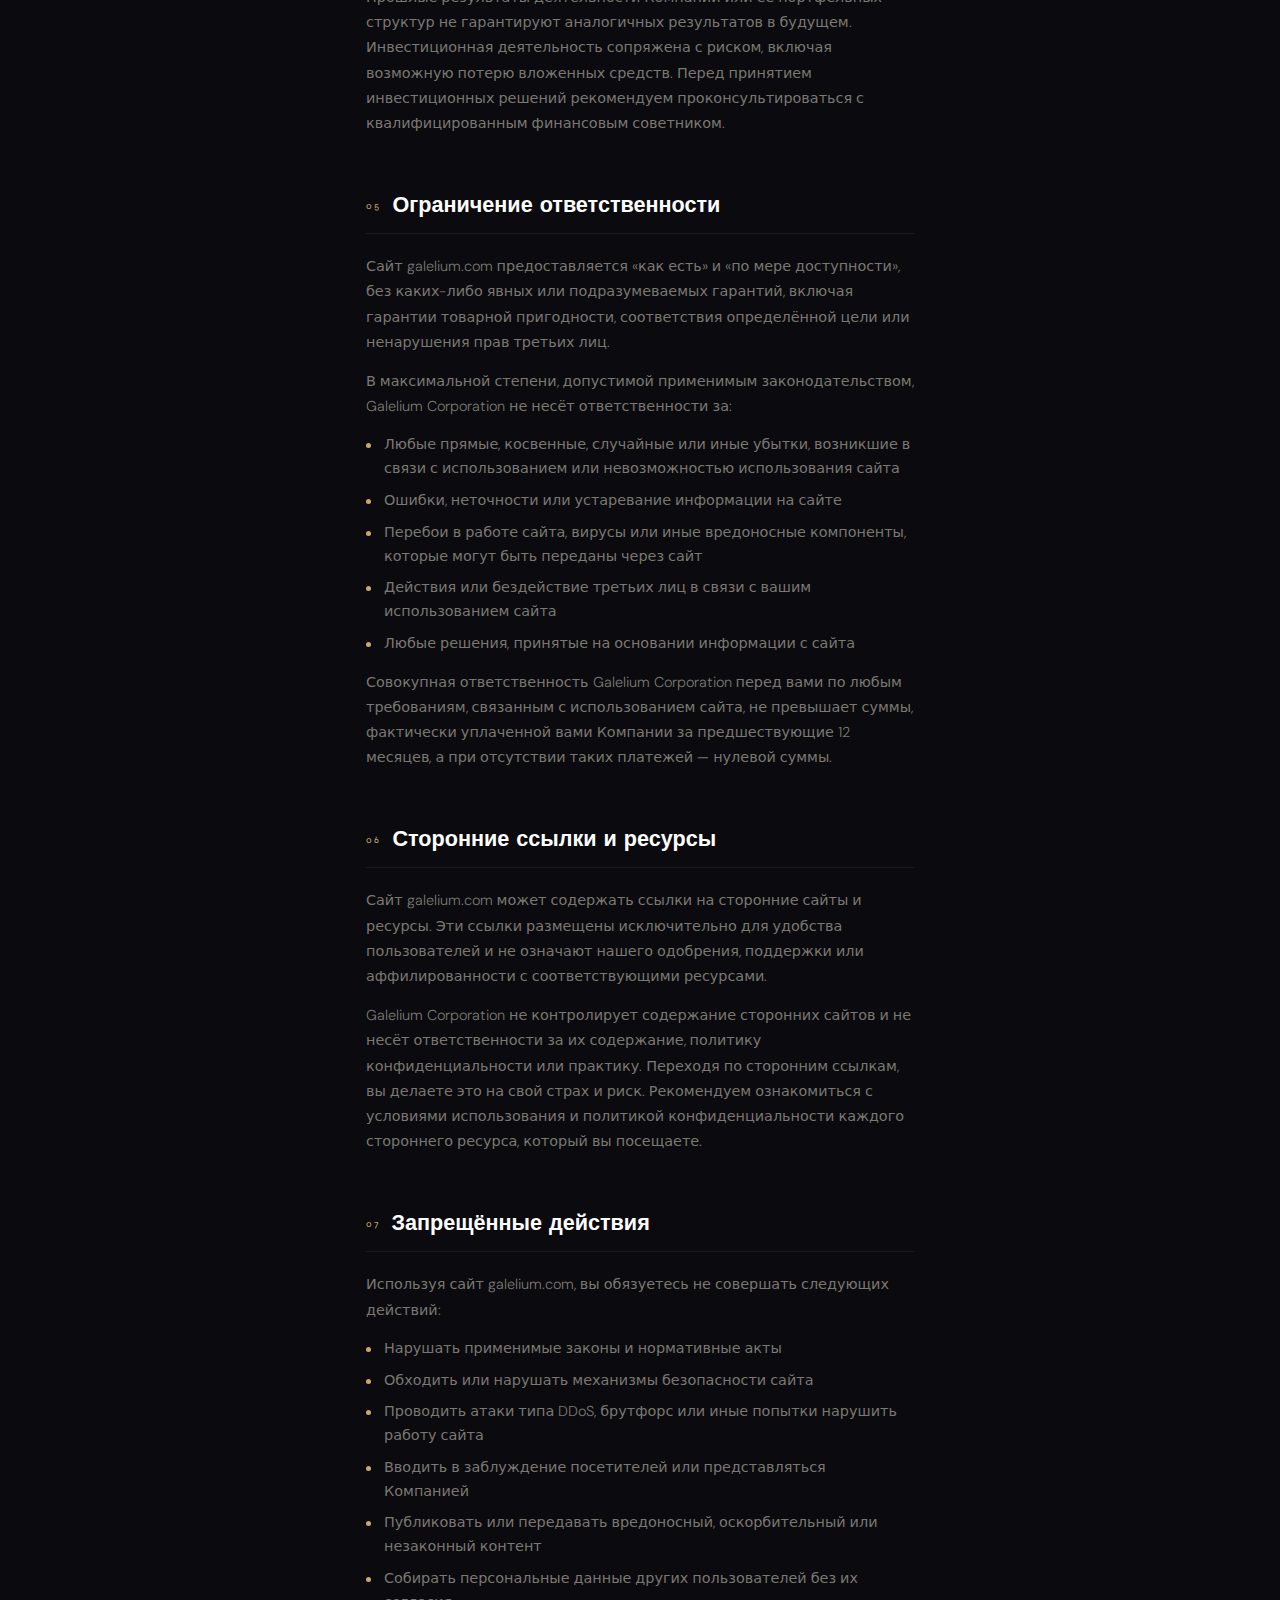
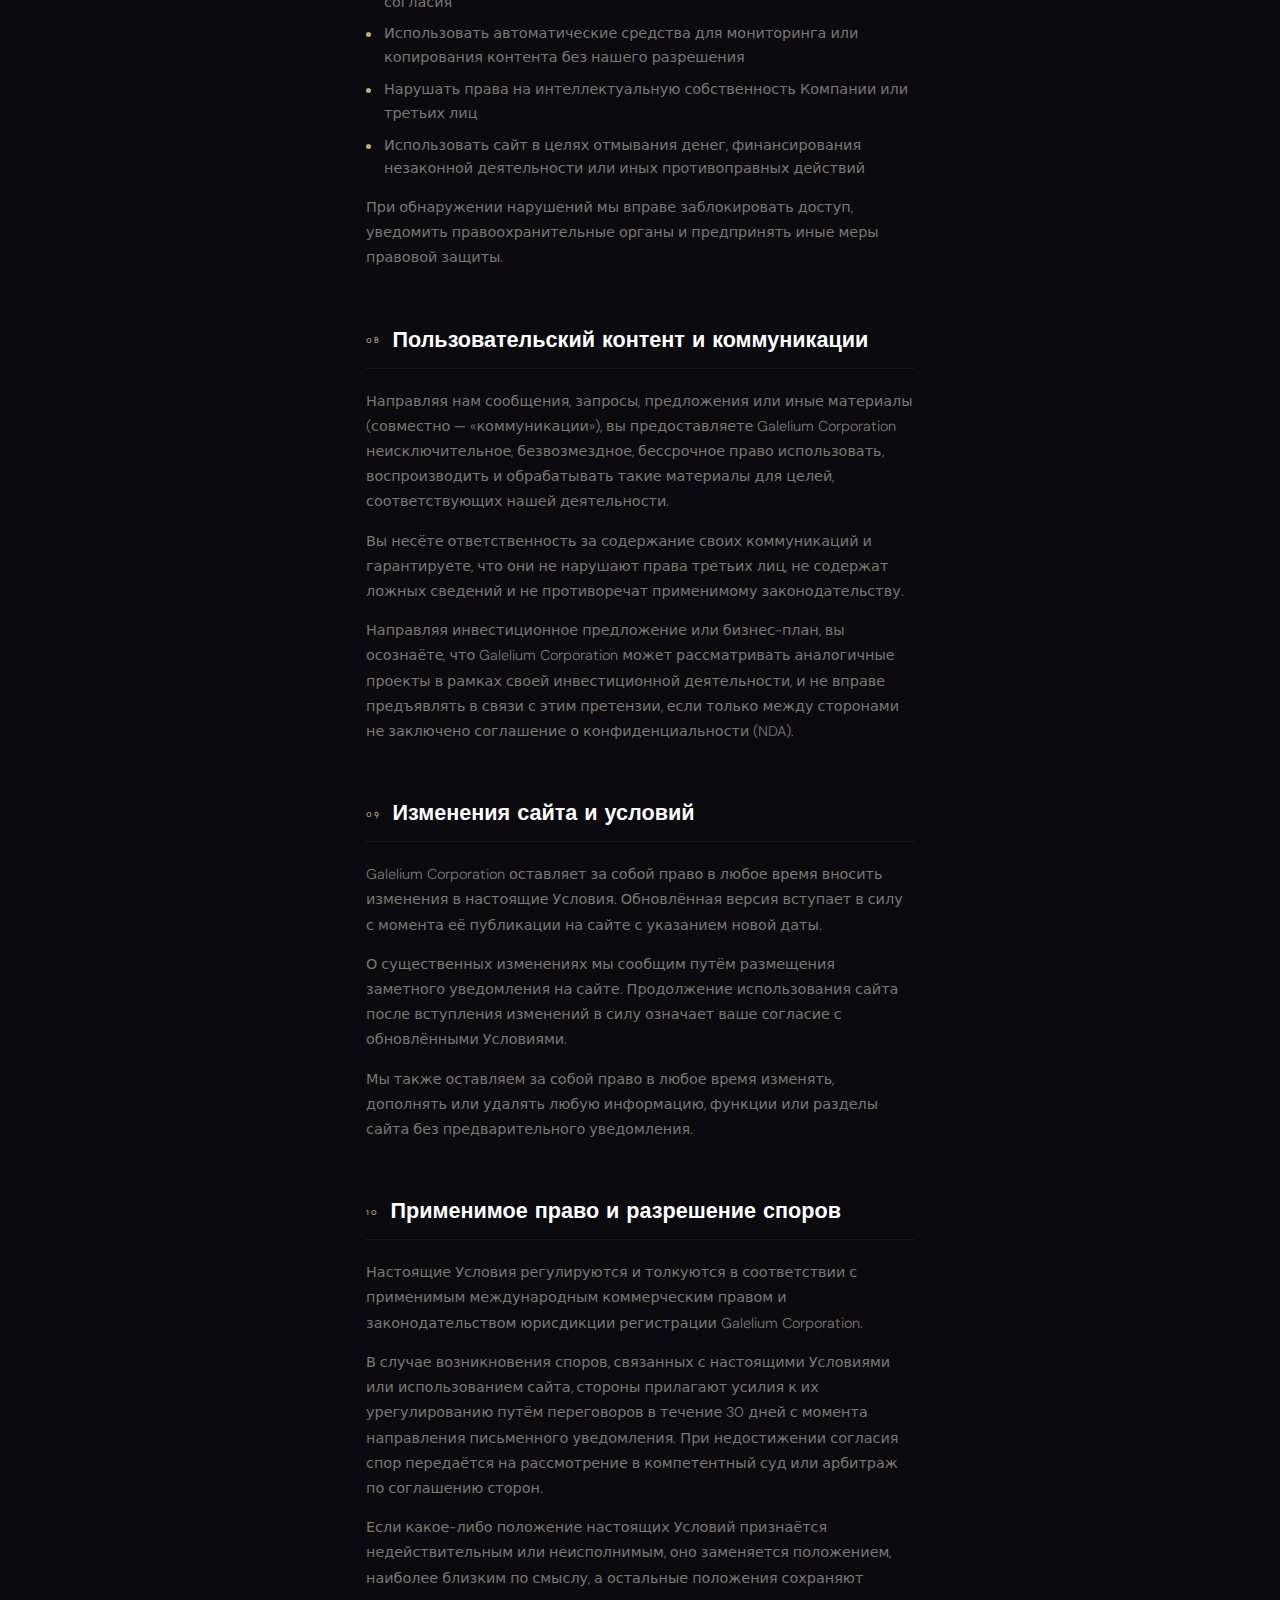
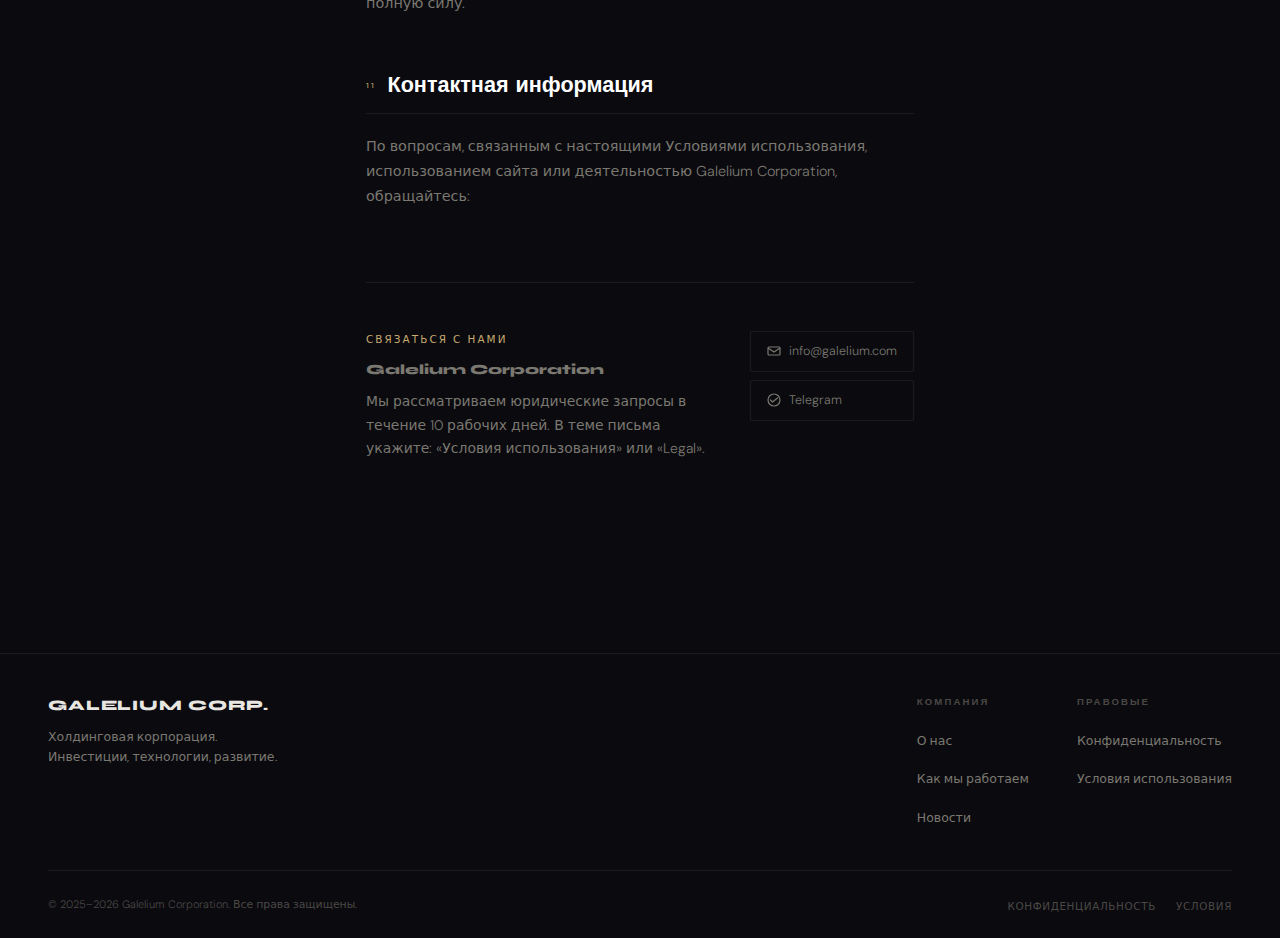
<file: terms.html>
<!DOCTYPE html>
<html lang="ru">
<head>
  <meta charset="UTF-8" />
  <meta name="viewport" content="width=device-width, initial-scale=1.0" />

  <title>Условия использования | Galelium Corporation</title>
  <meta name="description" content="Условия использования сайта Galelium Corporation — права и обязанности сторон, ограничения ответственности, интеллектуальная собственность." />
  <meta name="robots"      content="index, follow" />
  <link rel="canonical"    href="https://galelium.com/terms.html" />

  <meta property="og:type"        content="website" />
  <meta property="og:url"         content="https://galelium.com/terms.html" />
  <meta property="og:title"       content="Условия использования | Galelium" />
  <meta property="og:description" content="Условия использования сайта Galelium Corporation." />
  <meta property="og:locale"      content="ru_RU" />

  <link rel="preconnect" href="https://fonts.googleapis.com" />
  <link rel="preconnect" href="https://fonts.gstatic.com" crossorigin />
  <link rel="preload" as="style"
        href="https://fonts.googleapis.com/css2?family=Syne:wght@700;800&family=DM+Sans:ital,wght@0,300;0,400;0,500;1,300&display=swap"
        onload="this.onload=null;this.rel='stylesheet'" />
  <noscript>
    <link rel="stylesheet"
          href="https://fonts.googleapis.com/css2?family=Syne:wght@700;800&family=DM+Sans:ital,wght@0,300;0,400;0,500;1,300&display=swap" />
  </noscript>

  <style>
    :root {
      --bg:         #0a0a0f;
      --surface:    #111118;
      --surface-2:  #16161f;
      --border:     rgba(255,255,255,.07);
      --border-h:   rgba(255,255,255,.13);
      --accent:     #c8a96e;
      --accent-dim: rgba(200,169,110,.10);
      --accent-mid: rgba(200,169,110,.32);
      --text:       #e8e6e0;
      --muted:      #7a7870;
      --muted-2:    #4a4845;
      --font-sans:    'DM Sans', system-ui, sans-serif;
      --font-display: 'Syne', sans-serif;
      --nav-h: 64px;
      --max:   1100px;
      --max-t: 740px;
      --px:    clamp(16px, 5vw, 48px);
      --r:     2px;
      --ease:   cubic-bezier(.4,0,.2,1);
      --t-fast: .15s;
      --t:      .25s;
      --t-slow: .4s;
    }

    *, *::before, *::after { box-sizing: border-box; margin: 0; padding: 0; }
    html { scroll-behavior: smooth; -webkit-text-size-adjust: 100%; text-size-adjust: 100%; }
    body {
      background: var(--bg); color: var(--text);
      font-family: var(--font-sans); font-weight: 300;
      font-size: 1rem; line-height: 1.7;
      min-height: 100svh; overflow-x: hidden;
      -webkit-font-smoothing: antialiased;
      -moz-osx-font-smoothing: grayscale;
    }
    img, video, iframe { display: block; max-width: 100%; }
    a { color: inherit; }
    ul[role="list"], ol[role="list"] { list-style: none; }

    .skip {
      position: absolute; top: -999px; left: 16px; z-index: 9999;
      background: var(--accent); color: #0a0a0f;
      font-family: var(--font-display); font-weight: 800;
      font-size: .75rem; letter-spacing: .1em; text-transform: uppercase;
      padding: 10px 20px; border-radius: var(--r);
      text-decoration: none; transition: top var(--t-fast);
    }
    .skip:focus { top: 12px; }

    /* ── Навигация ── */
    .site-nav {
      position: fixed; inset: 0 0 auto; z-index: 200;
      height: var(--nav-h);
      display: flex; align-items: center; justify-content: space-between;
      padding-inline: var(--px);
      background: rgba(10,10,15,.93);
      backdrop-filter: blur(20px); -webkit-backdrop-filter: blur(20px);
      border-bottom: 1px solid var(--border);
    }
    .nav-logo {
      font-family: var(--font-display); font-weight: 800;
      font-size: 1rem; letter-spacing: .06em; text-transform: uppercase;
      color: var(--text); text-decoration: none; flex-shrink: 0;
      transition: opacity var(--t-fast);
    }
    .nav-logo:hover { opacity: .65; }
    .nav-logo:focus-visible { outline: 2px solid var(--accent); outline-offset: 5px; border-radius: var(--r); }
    .nav-list { display: flex; gap: 28px; list-style: none; }
    .nav-list a {
      color: var(--muted); text-decoration: none;
      font-size: .73rem; font-weight: 400; letter-spacing: .09em; text-transform: uppercase;
      white-space: nowrap; padding-bottom: 2px;
      border-bottom: 1px solid transparent;
      transition: color var(--t-fast), border-color var(--t-fast);
    }
    .nav-list a:hover { color: var(--text); }
    .nav-list a[aria-current="page"] { color: var(--accent); border-color: var(--accent); }
    .nav-list a:focus-visible { outline: 2px solid var(--accent); outline-offset: 4px; border-radius: var(--r); }
    .nav-btn {
      display: none; align-items: center; justify-content: center;
      width: 36px; height: 36px; padding: 0;
      background: none; border: none; cursor: pointer;
      color: var(--text); z-index: 201; flex-shrink: 0;
    }
    .nav-btn:focus-visible { outline: 2px solid var(--accent); outline-offset: 4px; border-radius: var(--r); }
    .ham { display: block; width: 20px; height: 14px; position: relative; }
    .ham span {
      display: block; width: 20px; height: 2px;
      background: currentColor; border-radius: 1px;
      position: absolute; left: 0; transform-origin: center;
      transition: transform var(--t) var(--ease), opacity .18s ease, top var(--t) var(--ease);
    }
    .ham span:nth-child(1) { top: 0; }
    .ham span:nth-child(2) { top: 6px; }
    .ham span:nth-child(3) { top: 12px; }
    .nav-btn.is-open .ham span:nth-child(1) { top: 6px; transform: rotate(45deg); }
    .nav-btn.is-open .ham span:nth-child(2) { opacity: 0; transform: scaleX(0); }
    .nav-btn.is-open .ham span:nth-child(3) { top: 6px; transform: rotate(-45deg); }
    .nav-overlay {
      position: fixed; inset: var(--nav-h) 0 0;
      background: rgba(5,5,10,.55);
      z-index: 150; opacity: 0; pointer-events: none;
      transition: opacity var(--t) ease;
    }
    .nav-overlay.is-open { opacity: 1; pointer-events: auto; }

    /* ── Шапка документа ── */
    .doc-header {
      padding-top:    calc(var(--nav-h) + clamp(48px, 7vw, 88px));
      padding-bottom: clamp(32px, 4vw, 52px);
      padding-inline: var(--px);
      max-width:      var(--max-t);
      margin-inline:  auto;
      border-bottom:  1px solid var(--border);
    }
    .doc-header__eyebrow {
      display: block; font-size: .65rem; font-weight: 400;
      letter-spacing: .24em; text-transform: uppercase;
      color: var(--accent); margin-bottom: 16px;
    }
    .doc-header__title {
      font-family: var(--font-display); font-weight: 800;
      font-size: clamp(1.8rem, 4vw, 2.8rem);
      line-height: 1.08; color: #fff; letter-spacing: -.01em;
    }
    .doc-header__meta { display: flex; gap: 24px; flex-wrap: wrap; margin-top: 20px; }
    .doc-header__meta-item { font-size: .72rem; color: var(--muted); }
    .doc-header__meta-item strong { display: block; color: var(--text); font-size: .75rem; font-weight: 400; margin-bottom: 2px; }

    /* ── Тело документа ── */
    .doc-body {
      max-width: var(--max-t); margin-inline: auto;
      padding: clamp(40px, 6vw, 72px) var(--px) clamp(64px, 8vw, 96px);
    }

    .doc-note {
      background: var(--accent-dim); border-left: 3px solid var(--accent);
      padding: 16px 20px; margin-bottom: 14px;
      font-size: .86rem; color: var(--muted); line-height: 1.65;
    }
    .doc-note strong { color: var(--text); font-weight: 500; }

    .doc-toc {
      background: var(--surface); border: 1px solid var(--border);
      padding: 24px 28px; margin-bottom: clamp(40px, 5vw, 60px);
    }
    .doc-toc__title {
      font-family: var(--font-display); font-weight: 700; font-size: .65rem;
      letter-spacing: .2em; text-transform: uppercase;
      color: var(--muted-2); margin-bottom: 16px;
    }
    .doc-toc ul { list-style: none; display: flex; flex-direction: column; gap: 8px; }
    .doc-toc a {
      font-size: .83rem; color: var(--muted); text-decoration: none;
      transition: color var(--t-fast);
      display: flex; align-items: center; gap: 8px;
    }
    .doc-toc a::before {
      content: ''; display: block; width: 16px; height: 1px;
      background: var(--border); flex-shrink: 0;
      transition: background var(--t-fast), width var(--t-fast);
    }
    .doc-toc a:hover { color: var(--text); }
    .doc-toc a:hover::before { background: var(--accent); width: 22px; }

    .doc-section { margin-bottom: clamp(40px, 5vw, 56px); }
    .doc-section:last-child { margin-bottom: 0; }
    .doc-section__heading {
      font-family: var(--font-display); font-weight: 800;
      font-size: clamp(1.05rem, 2vw, 1.35rem);
      line-height: 1.25; color: #fff;
      padding-bottom: 14px; border-bottom: 1px solid var(--border);
      margin-bottom: 20px;
      display: flex; align-items: center; gap: 12px;
    }
    .doc-section__num {
      font-size: .6rem; font-weight: 400;
      letter-spacing: .18em; text-transform: uppercase;
      color: var(--accent); flex-shrink: 0;
    }
    .doc-section p { font-size: .9rem; color: var(--muted); line-height: 1.75; margin-bottom: 14px; }
    .doc-section p:last-child { margin-bottom: 0; }
    .doc-section p strong { color: var(--text); font-weight: 500; }
    .doc-section ul, .doc-section ol {
      padding-left: 0; list-style: none;
      display: flex; flex-direction: column; gap: 8px; margin-bottom: 14px;
    }
    .doc-section ul li, .doc-section ol li {
      font-size: .9rem; color: var(--muted); line-height: 1.65;
      padding-left: 18px; position: relative;
    }
    .doc-section ul li::before {
      content: ''; position: absolute; left: 0; top: 10px;
      width: 5px; height: 5px; border-radius: 50%; background: var(--accent);
    }
    .doc-section ol { counter-reset: doc-ol; }
    .doc-section ol li { counter-increment: doc-ol; }
    .doc-section ol li::before {
      content: counter(doc-ol) '.'; position: absolute; left: 0;
      font-size: .75rem; color: var(--accent); font-weight: 500;
    }

    .doc-link {
      color: var(--accent); text-decoration: none;
      border-bottom: 1px solid var(--accent-mid);
      transition: border-color var(--t-fast), color var(--t-fast);
    }
    .doc-link:hover { color: var(--text); border-color: var(--border-h); }

    .doc-contact {
      margin-top: clamp(48px, 6vw, 72px); padding-top: clamp(32px, 4vw, 48px);
      border-top: 1px solid var(--border);
      display: flex; gap: 32px; flex-wrap: wrap; align-items: flex-start;
    }
    .doc-contact__text { flex: 1; min-width: 200px; }
    .doc-contact__label {
      display: block; font-size: .65rem; font-weight: 400;
      letter-spacing: .2em; text-transform: uppercase;
      color: var(--accent); margin-bottom: 10px;
    }
    .doc-contact__title { font-family: var(--font-display); font-weight: 800; font-size: clamp(1rem, 2vw, 1.3rem); color: #fff; margin-bottom: 8px; }
    .doc-contact p { font-size: .87rem; color: var(--muted); }
    .doc-contact__links { display: flex; flex-direction: column; gap: 8px; flex-shrink: 0; }
    .doc-contact__link {
      display: inline-flex; align-items: center; gap: 8px;
      font-size: .78rem; color: var(--muted); text-decoration: none;
      border: 1px solid var(--border); padding: 9px 16px; border-radius: var(--r);
      transition: border-color var(--t), color var(--t);
    }
    .doc-contact__link:hover { border-color: var(--accent-mid); color: var(--text); }

    @keyframes fadeUp {
      from { opacity: 0; transform: translateY(10px); }
      to   { opacity: 1; transform: translateY(0); }
    }
    .anim-in { opacity: 0; animation: fadeUp var(--t-slow) var(--ease) both; }

    /* ── Футер ── */
    .site-footer { border-top: 1px solid var(--border); padding-inline: var(--px); }
    .footer-top {
      display: flex; align-items: flex-start; justify-content: space-between;
      gap: 40px; padding-block: 40px; border-bottom: 1px solid var(--border); flex-wrap: wrap;
    }
    .f-logo {
      font-family: var(--font-display); font-weight: 800;
      font-size: .9rem; letter-spacing: .06em; text-transform: uppercase;
      color: var(--text); text-decoration: none; display: block; margin-bottom: 10px;
      transition: opacity var(--t-fast);
    }
    .f-logo:hover { opacity: .65; }
    .f-tagline { font-size: .78rem; color: var(--muted); max-width: 240px; line-height: 1.6; }
    .footer-nav { display: flex; gap: 48px; flex-wrap: wrap; }
    .footer-nav-group__title {
      font-family: var(--font-display); font-weight: 700; font-size: .6rem;
      letter-spacing: .22em; text-transform: uppercase; color: var(--muted-2); margin-bottom: 16px;
    }
    .footer-nav-group ul { list-style: none; display: flex; flex-direction: column; gap: 11px; }
    .footer-nav-group a { font-size: .78rem; color: var(--muted); text-decoration: none; transition: color var(--t-fast); }
    .footer-nav-group a:hover { color: var(--text); }
    .footer-bottom { display: flex; align-items: center; justify-content: space-between; gap: 16px; padding-block: 20px; flex-wrap: wrap; }
    .f-copy { font-size: .68rem; color: var(--muted-2); }
    .f-legal { display: flex; gap: 20px; list-style: none; flex-wrap: wrap; }
    .f-legal a { font-size: .65rem; color: var(--muted-2); text-decoration: none; letter-spacing: .06em; text-transform: uppercase; transition: color var(--t-fast); }
    .f-legal a:hover { color: var(--muted); }

    @media (max-width: 640px) {
      .nav-list {
        display: none; position: fixed; inset: var(--nav-h) 0 0;
        background: rgba(10,10,15,.98);
        flex-direction: column; padding: 24px var(--px) 40px; gap: 0;
        border-top: 1px solid var(--border); z-index: 199;
        overflow-y: auto; -webkit-overflow-scrolling: touch;
      }
      .nav-list.is-open { display: flex; }
      .nav-list li:first-child { border-top: 1px solid var(--border); }
      .nav-list li { border-bottom: 1px solid var(--border); }
      .nav-list a { display: block; padding: 18px 0; font-size: .88rem; letter-spacing: .06em; border-bottom: none; }
      .nav-btn { display: flex; }
      .footer-top    { flex-direction: column; gap: 28px; padding-block: 32px; }
      .footer-nav    { flex-direction: column; gap: 24px; }
      .footer-bottom { flex-direction: column; align-items: flex-start; gap: 10px; }
      .doc-contact   { flex-direction: column; }
    }
    @media (max-width: 380px) { :root { --px: 16px; } }
  </style>
</head>
<body>

<a class="skip" href="#main">Перейти к содержимому</a>
<div class="nav-overlay" id="nav-overlay" aria-hidden="true"></div>

<nav class="site-nav" aria-label="Основная навигация">
  <a href="https://galelium.com" class="nav-logo" aria-label="Galelium Corp. — на главную">Galelium Corp.</a>
  <button class="nav-btn" id="nav-btn" aria-controls="nav-list" aria-expanded="false" aria-label="Открыть меню">
    <span class="ham" aria-hidden="true"><span></span><span></span><span></span></span>
  </button>
  <ul class="nav-list" id="nav-list" role="list">
    <li><a href="https://galelium.com/#about">О нас</a></li>
    <li><a href="https://galelium.com/#how-we-work">Как мы работаем</a></li>
    <li><a href="https://galelium.com/news.html">Новости</a></li>
    <li><a href="https://galelium.com/#contact">Контакты</a></li>
  </ul>
</nav>

<main id="main">

  <header class="doc-header">
    <span class="doc-header__eyebrow anim-in" style="animation-delay:.0s">Galelium Corporation · Правовые документы</span>
    <h1 class="doc-header__title anim-in" style="animation-delay:.07s">Условия использования</h1>
    <div class="doc-header__meta anim-in" style="animation-delay:.14s">
      <div class="doc-header__meta-item">
        <strong>Версия</strong>1.0
      </div>
      <div class="doc-header__meta-item">
        <strong>Дата вступления в силу</strong>1 января 2025 года
      </div>
      <div class="doc-header__meta-item">
        <strong>Последнее обновление</strong>1 марта 2026 года
      </div>
    </div>
  </header>

  <div class="doc-body">

    <div class="doc-body">

    <div class="doc-note anim-in" style="animation-delay:.18s">
      <strong>Внимательно прочитайте настоящий документ.</strong> Используя сайт galelium.com, вы подтверждаете, что прочитали, поняли и приняли настоящие Условия использования в полном объёме. Если вы не принимаете эти условия, пожалуйста, прекратите использование сайта.
    </div>

    <nav class="doc-toc anim-in" style="animation-delay:.22s" aria-label="Разделы условий">
      <p class="doc-toc__title">Содержание</p>
      <ul role="list">
        <li><a href="#t1">Стороны и предмет соглашения</a></li>
        <li><a href="#t2">Использование сайта</a></li>
        <li><a href="#t3">Интеллектуальная собственность</a></li>
        <li><a href="#t4">Не является инвестиционной рекомендацией</a></li>
        <li><a href="#t5">Ограничение ответственности</a></li>
        <li><a href="#t6">Сторонние ссылки и ресурсы</a></li>
        <li><a href="#t7">Запрещённые действия</a></li>
        <li><a href="#t8">Пользовательский контент и коммуникации</a></li>
        <li><a href="#t9">Изменения сайта и условий</a></li>
        <li><a href="#t10">Применимое право и разрешение споров</a></li>
        <li><a href="#t11">Контактная информация</a></li>
      </ul>
    </nav>

    <section class="doc-section anim-in" style="animation-delay:.26s" id="t1">
      <h2 class="doc-section__heading">
        <span class="doc-section__num">01</span>
        Стороны и предмет соглашения
      </h2>
      <p>Настоящие Условия использования («Условия») регулируют ваш доступ к сайту <strong>galelium.com</strong> и его использование, а также взаимодействие с Galelium Corporation («Компания», «мы», «нас», «наш») — холдинговой корпорацией, осуществляющей стратегические инвестиции и управление активами.</p>
      <p>«Пользователь», «вы» — любое физическое или юридическое лицо, получающее доступ к сайту galelium.com или использующее его материалы и функциональность.</p>
      <p>Настоящие Условия применяются в совокупности с <a class="doc-link" href="https://galelium.com/privacy.html">Политикой конфиденциальности</a>, которая является неотъемлемой частью отношений между Пользователем и Компанией.</p>
    </section>

    <section class="doc-section" id="t2">
      <h2 class="doc-section__heading">
        <span class="doc-section__num">02</span>
        Использование сайта
      </h2>
      <p>Мы предоставляем доступ к сайту galelium.com в информационных целях. Используя сайт, вы гарантируете, что:</p>
      <ul>
        <li>Вам исполнилось 18 лет или вы достигли возраста совершеннолетия в вашей юрисдикции</li>
        <li>Вы обладаете полной правоспособностью для принятия настоящих Условий</li>
        <li>Если вы действуете от имени юридического лица — вы уполномочены принять Условия от его имени</li>
        <li>Вы будете использовать сайт только в законных целях и способами, не нарушающими права третьих лиц</li>
      </ul>
      <p>Мы оставляем за собой право в любое время без предварительного уведомления изменять, приостанавливать или прекращать работу сайта или отдельных его функций.</p>
    </section>

    <section class="doc-section" id="t3">
      <h2 class="doc-section__heading">
        <span class="doc-section__num">03</span>
        Интеллектуальная собственность
      </h2>
      <p>Весь контент, размещённый на сайте galelium.com, включая, но не ограничиваясь: тексты, графику, логотипы, иконки, изображения, аудио- и видеоматериалы, программный код, пользовательский интерфейс, дизайн — является собственностью Galelium Corporation или её лицензиаров и защищён законодательством об авторском праве, товарных знаках и иным законодательством об интеллектуальной собственности.</p>
      <p><strong>Разрешено:</strong></p>
      <ul>
        <li>Просматривать материалы сайта в личных, некоммерческих целях</li>
        <li>Делиться публичными ссылками на страницы сайта</li>
        <li>Цитировать небольшие фрагменты с обязательным указанием источника и активной ссылкой на galelium.com</li>
      </ul>
      <p><strong>Запрещено без нашего письменного согласия:</strong></p>
      <ul>
        <li>Копировать, воспроизводить или распространять материалы сайта в коммерческих целях</li>
        <li>Изменять, адаптировать или создавать производные работы на основе нашего контента</li>
        <li>Использовать наименование «Galelium», логотипы или фирменные элементы в любых целях</li>
        <li>Систематически извлекать данные (scraping) любыми техническими средствами</li>
      </ul>
      <p>Нарушение настоящего раздела может повлечь ответственность в соответствии с применимым законодательством.</p>
    </section>

    <section class="doc-section" id="t4">
      <h2 class="doc-section__heading">
        <span class="doc-section__num">04</span>
        Не является инвестиционной рекомендацией
      </h2>
      <div class="doc-note">
        <strong>Важный дисклеймер.</strong> Информация на сайте galelium.com носит исключительно информационный характер и не является инвестиционной консультацией, финансовой рекомендацией, офертой или предложением о покупке или продаже ценных бумаг или иных финансовых инструментов.
      </div>
      <p>Galelium Corporation является холдинговой структурой и не оказывает услуг по управлению инвестициями неограниченному кругу лиц. Любое взаимодействие с Компанией в части инвестиционного сотрудничества осуществляется в индивидуальном порядке и регулируется отдельными соглашениями.</p>
      <p>Прошлые результаты деятельности Компании или её портфельных структур не гарантируют аналогичных результатов в будущем. Инвестиционная деятельность сопряжена с риском, включая возможную потерю вложенных средств. Перед принятием инвестиционных решений рекомендуем проконсультироваться с квалифицированным финансовым советником.</p>
    </section>

    <section class="doc-section" id="t5">
      <h2 class="doc-section__heading">
        <span class="doc-section__num">05</span>
        Ограничение ответственности
      </h2>
      <p>Сайт galelium.com предоставляется «как есть» и «по мере доступности», без каких-либо явных или подразумеваемых гарантий, включая гарантии товарной пригодности, соответствия определённой цели или ненарушения прав третьих лиц.</p>
      <p>В максимальной степени, допустимой применимым законодательством, Galelium Corporation не несёт ответственности за:</p>
      <ul>
        <li>Любые прямые, косвенные, случайные или иные убытки, возникшие в связи с использованием или невозможностью использования сайта</li>
        <li>Ошибки, неточности или устаревание информации на сайте</li>
        <li>Перебои в работе сайта, вирусы или иные вредоносные компоненты, которые могут быть переданы через сайт</li>
        <li>Действия или бездействие третьих лиц в связи с вашим использованием сайта</li>
        <li>Любые решения, принятые на основании информации с сайта</li>
      </ul>
      <p>Совокупная ответственность Galelium Corporation перед вами по любым требованиям, связанным с использованием сайта, не превышает суммы, фактически уплаченной вами Компании за предшествующие 12 месяцев, а при отсутствии таких платежей — нулевой суммы.</p>
    </section>

    <section class="doc-section" id="t6">
      <h2 class="doc-section__heading">
        <span class="doc-section__num">06</span>
        Сторонние ссылки и ресурсы
      </h2>
      <p>Сайт galelium.com может содержать ссылки на сторонние сайты и ресурсы. Эти ссылки размещены исключительно для удобства пользователей и не означают нашего одобрения, поддержки или аффилированности с соответствующими ресурсами.</p>
      <p>Galelium Corporation не контролирует содержание сторонних сайтов и не несёт ответственности за их содержание, политику конфиденциальности или практику. Переходя по сторонним ссылкам, вы делаете это на свой страх и риск. Рекомендуем ознакомиться с условиями использования и политикой конфиденциальности каждого стороннего ресурса, который вы посещаете.</p>
    </section>

    <section class="doc-section" id="t7">
      <h2 class="doc-section__heading">
        <span class="doc-section__num">07</span>
        Запрещённые действия
      </h2>
      <p>Используя сайт galelium.com, вы обязуетесь не совершать следующих действий:</p>
      <ul>
        <li>Нарушать применимые законы и нормативные акты</li>
        <li>Обходить или нарушать механизмы безопасности сайта</li>
        <li>Проводить атаки типа DDoS, брутфорс или иные попытки нарушить работу сайта</li>
        <li>Вводить в заблуждение посетителей или представляться Компанией</li>
        <li>Публиковать или передавать вредоносный, оскорбительный или незаконный контент</li>
        <li>Собирать персональные данные других пользователей без их согласия</li>
        <li>Использовать автоматические средства для мониторинга или копирования контента без нашего разрешения</li>
        <li>Нарушать права на интеллектуальную собственность Компании или третьих лиц</li>
        <li>Использовать сайт в целях отмывания денег, финансирования незаконной деятельности или иных противоправных действий</li>
      </ul>
      <p>При обнаружении нарушений мы вправе заблокировать доступ, уведомить правоохранительные органы и предпринять иные меры правовой защиты.</p>
    </section>

    <section class="doc-section" id="t8">
      <h2 class="doc-section__heading">
        <span class="doc-section__num">08</span>
        Пользовательский контент и коммуникации
      </h2>
      <p>Направляя нам сообщения, запросы, предложения или иные материалы (совместно — «коммуникации»), вы предоставляете Galelium Corporation неисключительное, безвозмездное, бессрочное право использовать, воспроизводить и обрабатывать такие материалы для целей, соответствующих нашей деятельности.</p>
      <p>Вы несёте ответственность за содержание своих коммуникаций и гарантируете, что они не нарушают права третьих лиц, не содержат ложных сведений и не противоречат применимому законодательству.</p>
      <p>Направляя инвестиционное предложение или бизнес-план, вы осознаёте, что Galelium Corporation может рассматривать аналогичные проекты в рамках своей инвестиционной деятельности, и не вправе предъявлять в связи с этим претензии, если только между сторонами не заключено соглашение о конфиденциальности (NDA).</p>
    </section>

    <section class="doc-section" id="t9">
      <h2 class="doc-section__heading">
        <span class="doc-section__num">09</span>
        Изменения сайта и условий
      </h2>
      <p>Galelium Corporation оставляет за собой право в любое время вносить изменения в настоящие Условия. Обновлённая версия вступает в силу с момента её публикации на сайте с указанием новой даты.</p>
      <p>О существенных изменениях мы сообщим путём размещения заметного уведомления на сайте. Продолжение использования сайта после вступления изменений в силу означает ваше согласие с обновлёнными Условиями.</p>
      <p>Мы также оставляем за собой право в любое время изменять, дополнять или удалять любую информацию, функции или разделы сайта без предварительного уведомления.</p>
    </section>

    <section class="doc-section" id="t10">
      <h2 class="doc-section__heading">
        <span class="doc-section__num">10</span>
        Применимое право и разрешение споров
      </h2>
      <p>Настоящие Условия регулируются и толкуются в соответствии с применимым международным коммерческим правом и законодательством юрисдикции регистрации Galelium Corporation.</p>
      <p>В случае возникновения споров, связанных с настоящими Условиями или использованием сайта, стороны прилагают усилия к их урегулированию путём переговоров в течение 30 дней с момента направления письменного уведомления. При недостижении согласия спор передаётся на рассмотрение в компетентный суд или арбитраж по соглашению сторон.</p>
      <p>Если какое-либо положение настоящих Условий признаётся недействительным или неисполнимым, оно заменяется положением, наиболее близким по смыслу, а остальные положения сохраняют полную силу.</p>
    </section>

    <section class="doc-section" id="t11">
      <h2 class="doc-section__heading">
        <span class="doc-section__num">11</span>
        Контактная информация
      </h2>
      <p>По вопросам, связанным с настоящими Условиями использования, использованием сайта или деятельностью Galelium Corporation, обращайтесь:</p>
    </section>

    <div class="doc-contact">
      <div class="doc-contact__text">
        <span class="doc-contact__label">Связаться с нами</span>
        <p class="doc-contact__title">Galelium Corporation</p>
        <p>Мы рассматриваем юридические запросы в течение 10 рабочих дней. В теме письма укажите: «Условия использования» или «Legal».</p>
      </div>
      <div class="doc-contact__links">
        <a class="doc-contact__link" href="mailto:info@galelium.com">
          <svg width="14" height="14" viewBox="0 0 14 14" fill="none" aria-hidden="true"><rect x="1" y="3" width="12" height="8" rx="1" stroke="currentColor" stroke-width="1.2"/><path d="M1 4l6 4 6-4" stroke="currentColor" stroke-width="1.2"/></svg>
          info@galelium.com
        </a>
        <a class="doc-contact__link" href="https://t.me/lucas_vegas" target="_blank" rel="noopener noreferrer">
          <svg width="14" height="14" viewBox="0 0 14 14" fill="none" aria-hidden="true"><circle cx="7" cy="7" r="6" stroke="currentColor" stroke-width="1.2"/><path d="M3.5 7l2 2 5-4" stroke="currentColor" stroke-width="1.2" stroke-linecap="round" stroke-linejoin="round"/></svg>
          Telegram
        </a>
      </div>
    </div>

  </div>
</main>

<footer class="site-footer" role="contentinfo">
  <div class="footer-top">
    <div>
      <a href="https://galelium.com" class="f-logo">Galelium Corp.</a>
      <p class="f-tagline">Холдинговая корпорация. Инвестиции, технологии, развитие.</p>
    </div>
    <nav class="footer-nav" aria-label="Навигация в футере">
      <div class="footer-nav-group">
        <p class="footer-nav-group__title">Компания</p>
        <ul role="list">
          <li><a href="https://galelium.com/#about">О нас</a></li>
          <li><a href="https://galelium.com/#how-we-work">Как мы работаем</a></li>
          <li><a href="https://galelium.com/news.html">Новости</a></li>
        </ul>
      </div>
      <div class="footer-nav-group">
        <p class="footer-nav-group__title">Правовые</p>
        <ul role="list">
          <li><a href="https://galelium.com/privacy.html">Конфиденциальность</a></li>
          <li><a href="https://galelium.com/terms.html" aria-current="page">Условия использования</a></li>
        </ul>
      </div>
    </nav>
  </div>
  <div class="footer-bottom">
    <span class="f-copy">© 2025–2026 Galelium Corporation. Все права защищены.</span>
    <ul class="f-legal" role="list">
      <li><a href="https://galelium.com/privacy.html">Конфиденциальность</a></li>
      <li><a href="https://galelium.com/terms.html" aria-current="page">Условия</a></li>
    </ul>
  </div>
</footer>

<script>
(function () {
  'use strict';
  var btn = document.getElementById('nav-btn');
  var list = document.getElementById('nav-list');
  var overlay = document.getElementById('nav-overlay');
  if (!btn || !list) return;
  function openMenu() {
    list.classList.add('is-open'); btn.classList.add('is-open');
    if (overlay) overlay.classList.add('is-open');
    btn.setAttribute('aria-expanded','true'); btn.setAttribute('aria-label','Закрыть меню');
    document.body.style.overflow = 'hidden';
  }
  function closeMenu() {
    list.classList.remove('is-open'); btn.classList.remove('is-open');
    if (overlay) overlay.classList.remove('is-open');
    btn.setAttribute('aria-expanded','false'); btn.setAttribute('aria-label','Открыть меню');
    document.body.style.overflow = '';
  }
  btn.addEventListener('click', function () { list.classList.contains('is-open') ? closeMenu() : openMenu(); });
  if (overlay) overlay.addEventListener('click', closeMenu);
  list.querySelectorAll('a').forEach(function (a) { a.addEventListener('click', closeMenu); });
  document.addEventListener('keydown', function (e) { if (e.key === 'Escape' && list.classList.contains('is-open')) { closeMenu(); btn.focus(); } });
}());
</script>

</body>
</html>
</file>
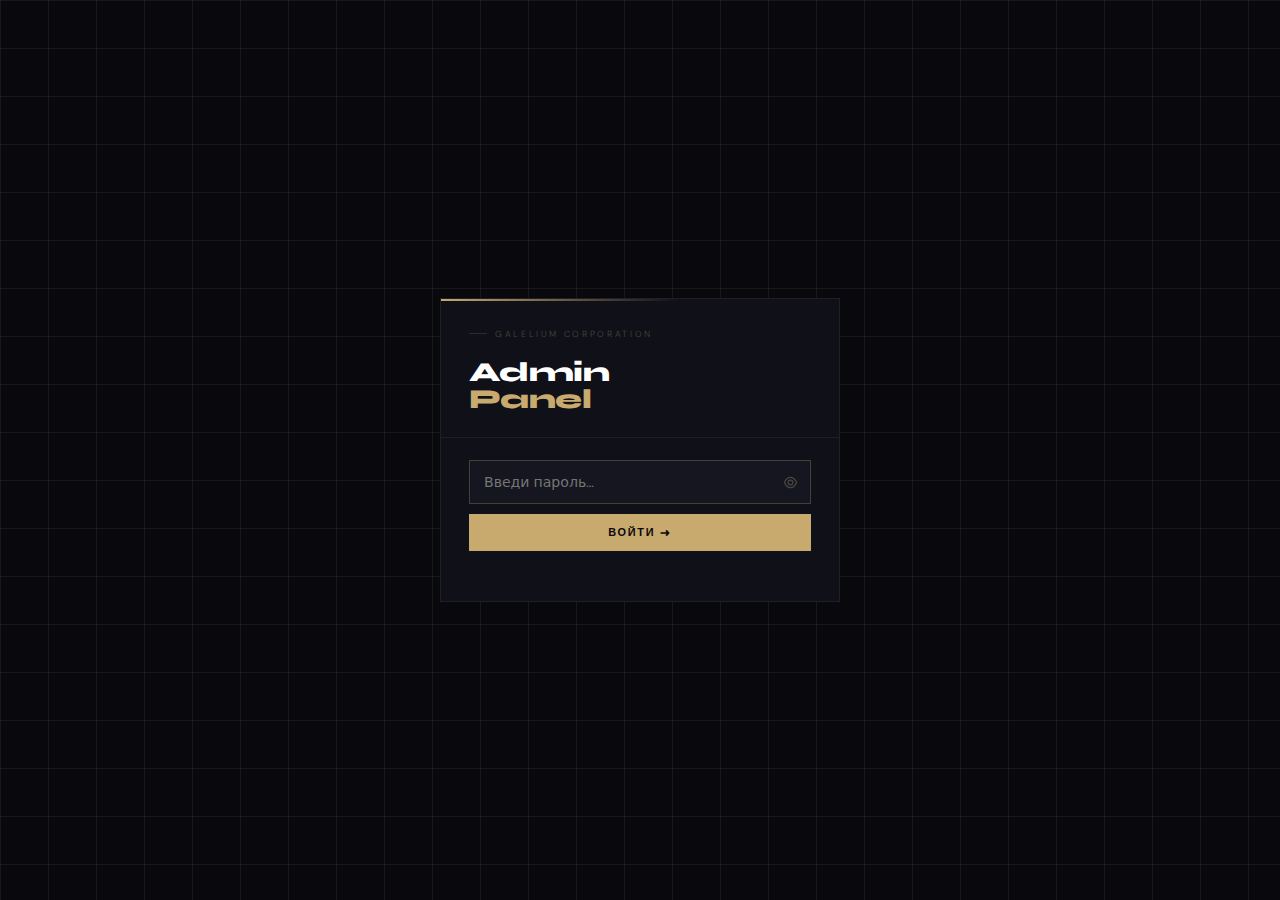
<file: admin/dashboard.html>
<!DOCTYPE html>
<html lang="ru">
<head>
  <meta charset="UTF-8" />
  <meta name="viewport" content="width=device-width, initial-scale=1.0" />
  <title>Admin · Galelium</title>
  <meta name="robots" content="noindex, nofollow" />

  <link rel="preconnect" href="https://fonts.googleapis.com" />
  <link rel="preconnect" href="https://fonts.gstatic.com" crossorigin />
  <link rel="preload" as="style"
    href="https://fonts.googleapis.com/css2?family=Syne:wght@700;800&family=DM+Sans:opsz,wght@9..40,300;9..40,400;9..40,500&family=DM+Mono:wght@300;400&display=swap"
    onload="this.onload=null;this.rel='stylesheet'" />
  <noscript>
    <link rel="stylesheet" href="https://fonts.googleapis.com/css2?family=Syne:wght@700;800&family=DM+Sans:opsz,wght@9..40,300;9..40,400;9..40,500&family=DM+Mono:wght@300;400&display=swap" />
  </noscript>

  <style>
    /* ═══════════════════════════════════════════════════════════════
       ДИЗАЙН-ТОКЕНЫ  —  не меняй без крайней необходимости
    ═══════════════════════════════════════════════════════════════ */
    :root {
      /* Цвета */
      --bg:           #08080d;
      --bg-2:         #0d0d14;
      --surface:      #101018;
      --surface-2:    #161620;
      --surface-3:    #1c1c2a;
      --border:       rgba(255,255,255,.065);
      --border-h:     rgba(255,255,255,.12);
      --border-a:     rgba(200,169,110,.28);

      --accent:       #c8a96e;
      --accent-dim:   rgba(200,169,110,.09);
      --accent-mid:   rgba(200,169,110,.28);
      --accent-bright:#d4b878;

      --text:         #e4e2dc;
      --muted:        #78766e;
      --muted-2:      #48463f;
      --muted-3:      #2e2c27;

      --green:        #4caf82;
      --green-dim:    rgba(76,175,130,.10);
      --red:          #d06070;
      --red-dim:      rgba(208,96,112,.10);
      --blue:         #6b9fd4;
      --blue-dim:     rgba(107,159,212,.10);
      --yellow:       #d4a843;
      --yellow-dim:   rgba(212,168,67,.10);

      /* Типографика */
      --font-display: 'Syne', sans-serif;
      --font-sans:    'DM Sans', system-ui, sans-serif;
      --font-mono:    'DM Mono', 'Courier New', monospace;

      /* Сетка */
      --sidebar-w:    220px;
      --topbar-h:     52px;

      /* Анимации */
      --ease:   cubic-bezier(.4,0,.2,1);
      --ease-o: cubic-bezier(0,0,.2,1);
      --t:      .22s;
      --tf:     .14s;
    }

    /* ═══════════════════════════════════════════════════════════════
       СБРОС
    ═══════════════════════════════════════════════════════════════ */
    *, *::before, *::after { box-sizing: border-box; margin: 0; padding: 0; }
    html { scroll-behavior: smooth; -webkit-text-size-adjust: 100%; height: 100%; }
    body {
      background: var(--bg); color: var(--text);
      font-family: var(--font-sans); font-weight: 300;
      font-size: .9rem; line-height: 1.6; height: 100%;
      -webkit-font-smoothing: antialiased;
      -moz-osx-font-smoothing: grayscale;
      overflow: hidden;                 /* лейаут не скроллится — только контент */
    }
    a { color: inherit; text-decoration: none; }
    button { font-family: inherit; cursor: pointer; }
    input, textarea, select { font-family: inherit; }
    ul, ol { list-style: none; }
    img, video { display: block; max-width: 100%; }

    /* ═══════════════════════════════════════════════════════════════
       ЭКРАН БЛОКИРОВКИ
    ═══════════════════════════════════════════════════════════════ */
    #lock {
      position: fixed; inset: 0; z-index: 900;
      background: var(--bg);
      display: flex; align-items: center; justify-content: center;
    }
    /* Фоновая сетка */
    #lock::before {
      content: '';
      position: absolute; inset: 0; pointer-events: none;
      background-image:
        linear-gradient(var(--border) 1px, transparent 1px),
        linear-gradient(90deg, var(--border) 1px, transparent 1px);
      background-size: 48px 48px;
    }
    .lock-panel {
      position: relative; z-index: 1;
      width: min(400px, calc(100vw - 32px));
      background: var(--surface);
      border: 1px solid var(--border);
    }
    .lock-panel::before {
      content: ''; position: absolute; top: 0; left: 0; right: 0; height: 2px;
      background: linear-gradient(90deg, var(--accent), transparent 60%);
    }
    .lock-head { padding: 28px 28px 24px; border-bottom: 1px solid var(--border); }
    .lock-corp {
      font-size: .55rem; letter-spacing: .3em; text-transform: uppercase;
      color: var(--muted-2); margin-bottom: 18px;
      display: flex; align-items: center; gap: 8px;
    }
    .lock-corp::before { content:''; display:block; width:18px; height:1px; background:var(--muted-3); }
    .lock-title {
      font-family: var(--font-display); font-weight: 800;
      font-size: 1.7rem; color: #fff; line-height: 1; letter-spacing: -.02em;
    }
    .lock-title em { color: var(--accent); font-style: normal; }
    .lock-body { padding: 22px 28px 26px; }
    .lock-field { position: relative; margin-bottom: 10px; }
    .lock-input {
      width: 100%; background: var(--surface-2);
      border: 1px solid var(--border);
      color: var(--text); font-size: .88rem; font-weight: 400;
      padding: 12px 44px 12px 14px; outline: none;
      transition: border-color var(--tf);
    }
    .lock-input:focus { border-color: var(--accent-mid); }
    .lock-input.shake { animation: shake .35s ease; border-color: rgba(208,96,112,.5); }
    @keyframes shake { 0%,100%{transform:translateX(0)} 20%,60%{transform:translateX(-6px)} 40%,80%{transform:translateX(6px)} }
    .lock-eye {
      position: absolute; right: 0; top: 0; bottom: 0; width: 42px;
      background: none; border: none;
      color: var(--muted-2); display: flex; align-items: center; justify-content: center;
      transition: color var(--tf);
    }
    .lock-eye:hover { color: var(--muted); }
    .lock-submit {
      width: 100%; padding: 12px;
      background: var(--accent); color: #08080d;
      font-family: var(--font-display); font-weight: 800;
      font-size: .68rem; letter-spacing: .16em; text-transform: uppercase;
      border: none; transition: opacity var(--tf);
    }
    .lock-submit:hover { opacity: .85; }
    .lock-err { font-size: .7rem; color: var(--red); margin-top: 8px; min-height: 16px; }

    /* ═══════════════════════════════════════════════════════════════
       ЛЕЙАУТ ПАНЕЛИ
    ═══════════════════════════════════════════════════════════════ */
    #shell {
      display: none;
      height: 100vh;
      display: none;
      grid-template-columns: var(--sidebar-w) 1fr;
      grid-template-rows: var(--topbar-h) 1fr;
      grid-template-areas:
        "sidebar topbar"
        "sidebar content";
    }
    #shell.active { display: grid; }

    /* ═══════════════════════════════════════════════════════════════
       SIDEBAR
    ═══════════════════════════════════════════════════════════════ */
    .sidebar {
      grid-area: sidebar;
      background: var(--surface);
      border-right: 1px solid var(--border);
      display: flex; flex-direction: column;
      overflow-y: auto; overflow-x: hidden;
      -webkit-overflow-scrolling: touch;
    }

    /* Логотип */
    .sb-logo {
      padding: 0 18px;
      height: var(--topbar-h);
      display: flex; align-items: center; gap: 10px;
      border-bottom: 1px solid var(--border);
      flex-shrink: 0;
    }
    .sb-logo-mark {
      width: 28px; height: 28px; flex-shrink: 0;
      background: var(--accent); display: flex; align-items: center; justify-content: center;
    }
    .sb-logo-mark svg { flex-shrink: 0; }
    .sb-logo-text {
      font-family: var(--font-display); font-weight: 800;
      font-size: .82rem; letter-spacing: .04em; text-transform: uppercase; color: var(--text);
      line-height: 1;
    }
    .sb-logo-sub { font-size: .55rem; letter-spacing: .16em; text-transform: uppercase; color: var(--muted); margin-top: 2px; }

    /* Навигация */
    .sb-nav { flex: 1; padding: 14px 0; }
    .sb-section { margin-bottom: 4px; }
    .sb-section-label {
      font-size: .52rem; letter-spacing: .26em; text-transform: uppercase;
      color: var(--muted-2); padding: 10px 18px 5px;
      display: block;
    }
    .sb-link {
      display: flex; align-items: center; gap: 9px;
      padding: 8px 18px; font-size: .76rem; font-weight: 400;
      letter-spacing: .02em; color: var(--muted);
      transition: color var(--tf), background var(--tf);
      position: relative; white-space: nowrap; overflow: hidden;
      text-overflow: ellipsis;
    }
    .sb-link:hover { color: var(--text); background: var(--surface-2); }
    .sb-link.active {
      color: var(--accent); background: var(--accent-dim);
    }
    .sb-link.active::before {
      content: ''; position: absolute; left: 0; top: 0; bottom: 0;
      width: 2px; background: var(--accent);
    }
    .sb-icon { width: 15px; height: 15px; flex-shrink: 0; opacity: .7; }
    .sb-link.active .sb-icon { opacity: 1; }
    .sb-badge {
      margin-left: auto; font-size: .52rem; letter-spacing: .1em;
      background: var(--red); color: #fff; border-radius: 20px;
      padding: 1px 6px; flex-shrink: 0;
    }
    .sb-badge.green { background: var(--green); }
    .sb-badge.yellow { background: var(--yellow); color: #0a0a0f; }

    /* Низ сайдбара — юзер */
    .sb-user {
      border-top: 1px solid var(--border); padding: 12px 14px;
      display: flex; align-items: center; gap: 10px;
      flex-shrink: 0;
    }
    .sb-avatar {
      width: 30px; height: 30px; flex-shrink: 0;
      background: var(--accent-dim); border: 1px solid var(--accent-mid);
      display: flex; align-items: center; justify-content: center;
      font-family: var(--font-display); font-weight: 800;
      font-size: .68rem; color: var(--accent);
    }
    .sb-user-info { flex: 1; min-width: 0; }
    .sb-user-name { font-size: .74rem; color: var(--text); font-weight: 400; white-space: nowrap; overflow: hidden; text-overflow: ellipsis; }
    .sb-user-role { font-size: .58rem; letter-spacing: .1em; text-transform: uppercase; color: var(--muted-2); }
    .sb-logout {
      width: 26px; height: 26px; display: flex; align-items: center; justify-content: center;
      background: none; border: 1px solid var(--border); color: var(--muted-2); flex-shrink: 0;
      transition: border-color var(--tf), color var(--tf);
    }
    .sb-logout:hover { border-color: var(--border-h); color: var(--red); }

    /* ═══════════════════════════════════════════════════════════════
       TOPBAR
    ═══════════════════════════════════════════════════════════════ */
    .topbar {
      grid-area: topbar;
      background: rgba(8,8,13,.96);
      backdrop-filter: blur(20px); -webkit-backdrop-filter: blur(20px);
      border-bottom: 1px solid var(--border);
      display: flex; align-items: center; justify-content: space-between;
      padding-inline: 24px; gap: 12px;
      position: sticky; top: 0; z-index: 100;
    }
    .topbar-left { display: flex; align-items: center; gap: 10px; min-width: 0; }
    /* Мобильный гамбургер */
    .topbar-menu-btn {
      display: none; width: 32px; height: 32px;
      align-items: center; justify-content: center;
      background: none; border: 1px solid var(--border); color: var(--muted);
      flex-shrink: 0; transition: border-color var(--tf), color var(--tf);
    }
    .topbar-menu-btn:hover { border-color: var(--border-h); color: var(--text); }
    .page-title {
      font-family: var(--font-display); font-weight: 800;
      font-size: .88rem; color: #fff; letter-spacing: -.01em;
      white-space: nowrap; overflow: hidden; text-overflow: ellipsis;
    }
    .page-breadcrumb {
      font-size: .65rem; letter-spacing: .1em; text-transform: uppercase;
      color: var(--muted); white-space: nowrap;
    }
    .page-breadcrumb span { color: var(--muted-2); margin-inline: 5px; }

    .topbar-right { display: flex; align-items: center; gap: 8px; flex-shrink: 0; }
    .tb-status {
      display: flex; align-items: center; gap: 6px;
      font-size: .58rem; letter-spacing: .14em; text-transform: uppercase; color: var(--muted-2);
      padding: 4px 10px; background: var(--surface); border: 1px solid var(--border);
    }
    .tb-dot { width: 5px; height: 5px; border-radius: 50%; background: var(--green); animation: pulse-g 2.5s ease-in-out infinite; }
    @keyframes pulse-g { 0%,100%{box-shadow:0 0 0 0 rgba(76,175,130,.4)} 50%{box-shadow:0 0 0 5px rgba(76,175,130,0)} }

    .tb-btn {
      display: inline-flex; align-items: center; justify-content: center; gap: 6px;
      padding: 6px 12px; font-size: .63rem; letter-spacing: .1em; text-transform: uppercase;
      background: none; border: 1px solid var(--border); color: var(--muted);
      transition: border-color var(--tf), color var(--tf), background var(--tf);
      white-space: nowrap;
    }
    .tb-btn:hover { border-color: var(--border-h); color: var(--text); }
    .tb-btn.primary { background: var(--accent); color: #08080d; border-color: var(--accent); font-family: var(--font-display); font-weight: 800; }
    .tb-btn.primary:hover { opacity: .85; }
    .tb-notif {
      position: relative;
      width: 32px; height: 32px;
      display: flex; align-items: center; justify-content: center;
      background: none; border: 1px solid var(--border); color: var(--muted);
      transition: border-color var(--tf), color var(--tf);
    }
    .tb-notif:hover { border-color: var(--border-h); color: var(--text); }
    .tb-notif-badge {
      position: absolute; top: 5px; right: 5px;
      width: 7px; height: 7px; border-radius: 50%;
      background: var(--red); border: 1px solid var(--surface);
    }

    /* ═══════════════════════════════════════════════════════════════
       CONTENT AREA
    ═══════════════════════════════════════════════════════════════ */
    .content {
      grid-area: content;
      overflow-y: auto; overflow-x: hidden;
      -webkit-overflow-scrolling: touch;
      background: var(--bg);
    }
    .content-pad { padding: 24px; }
    .content-pad-sm { padding: 20px 24px; }

    /* Страницы */
    .page { display: none; }
    .page.active { display: block; }

    /* ═══════════════════════════════════════════════════════════════
       УТИЛИТЫ
    ═══════════════════════════════════════════════════════════════ */
    .eyebrow {
      font-size: .57rem; letter-spacing: .26em; text-transform: uppercase;
      color: var(--accent); display: block; margin-bottom: 8px;
    }
    .section-title {
      font-family: var(--font-display); font-weight: 800;
      font-size: clamp(1.1rem,2vw,1.5rem); color: #fff;
      letter-spacing: -.01em; line-height: 1.1;
    }
    .section-title em { color: var(--accent); font-style: normal; }

    .divider { height: 1px; background: var(--border); margin: 20px 0; }
    .gap-2  { display: flex; flex-direction: column; gap: 2px; }
    .gap-4  { display: flex; flex-direction: column; gap: 4px; }

    /* Кнопки */
    .btn {
      display: inline-flex; align-items: center; gap: 6px;
      padding: 8px 16px; font-size: .66rem; letter-spacing: .1em; text-transform: uppercase;
      border: 1px solid var(--border); background: none; color: var(--muted);
      transition: border-color var(--tf), color var(--tf), background var(--tf);
      white-space: nowrap;
    }
    .btn:hover { border-color: var(--border-h); color: var(--text); }
    .btn-p { background: var(--accent); color: #08080d; border-color: var(--accent); font-family: var(--font-display); font-weight: 800; }
    .btn-p:hover { opacity: .85; border-color: var(--accent); }
    .btn-danger { border-color: rgba(208,96,112,.25); color: var(--red); }
    .btn-danger:hover { background: var(--red-dim); }
    .btn-sm { padding: 5px 10px; font-size: .6rem; }
    .btn-xs { padding: 3px 8px; font-size: .58rem; }

    /* Иконочная кнопка */
    .icon-btn {
      width: 28px; height: 28px; display: flex; align-items: center; justify-content: center;
      background: none; border: 1px solid var(--border); color: var(--muted-2);
      transition: border-color var(--tf), color var(--tf), background var(--tf);
    }
    .icon-btn:hover { border-color: var(--border-h); color: var(--text); }
    .icon-btn.del:hover { border-color: rgba(208,96,112,.35); color: var(--red); background: var(--red-dim); }

    /* Теги/пилюли */
    .pill {
      display: inline-flex; align-items: center; gap: 4px;
      font-size: .56rem; letter-spacing: .13em; text-transform: uppercase;
      padding: 2px 8px; white-space: nowrap;
    }
    .pill-green  { color: var(--green);  background: var(--green-dim);  border: 1px solid rgba(76,175,130,.22); }
    .pill-red    { color: var(--red);    background: var(--red-dim);    border: 1px solid rgba(208,96,112,.22); }
    .pill-yellow { color: var(--yellow); background: var(--yellow-dim); border: 1px solid rgba(212,168,67,.22); }
    .pill-blue   { color: var(--blue);   background: var(--blue-dim);   border: 1px solid rgba(107,159,212,.22); }
    .pill-muted  { color: var(--muted);  background: var(--surface-2);  border: 1px solid var(--border); }
    .pill-dot    { width: 5px; height: 5px; border-radius: 50%; background: currentColor; flex-shrink: 0; }

    /* Карточки */
    .card {
      background: var(--surface); border: 1px solid var(--border);
      position: relative; overflow: hidden;
    }
    .card-pad { padding: 18px 20px; }
    .card-accent::before {
      content: ''; position: absolute; top: 0; left: 0; right: 0; height: 2px;
      background: linear-gradient(90deg, var(--accent), transparent 60%);
    }

    /* Поля формы */
    .field { display: flex; flex-direction: column; gap: 5px; }
    .field label { font-size: .58rem; letter-spacing: .18em; text-transform: uppercase; color: var(--muted-2); }
    .field label .req { color: var(--accent); }
    .field input, .field textarea, .field select {
      background: var(--surface-2); border: 1px solid var(--border);
      color: var(--text); font-size: .86rem; font-weight: 300;
      padding: 9px 11px; outline: none; width: 100%;
      transition: border-color var(--tf);
      -webkit-appearance: none;
    }
    .field input:focus, .field textarea:focus, .field select:focus { border-color: var(--accent-mid); }
    .field input::placeholder, .field textarea::placeholder { color: var(--muted-2); }
    .field textarea { resize: vertical; min-height: 72px; }
    .field select {
      background-image: url("data:image/svg+xml,%3Csvg width='10' height='6' viewBox='0 0 10 6' fill='none' xmlns='http://www.w3.org/2000/svg'%3E%3Cpath d='M1 1l4 4 4-4' stroke='%2378766e' stroke-width='1.3' stroke-linecap='round' stroke-linejoin='round'/%3E%3C/svg%3E");
      background-repeat: no-repeat; background-position: right 10px center; padding-right: 28px;
    }
    .field select option { background: var(--surface-3); }

    /* Сетки */
    .grid-2 { display: grid; grid-template-columns: 1fr 1fr; gap: 2px; }
    .grid-3 { display: grid; grid-template-columns: 1fr 1fr 1fr; gap: 2px; }
    .grid-4 { display: grid; grid-template-columns: repeat(4,1fr); gap: 2px; }
    .grid-auto { display: grid; grid-template-columns: repeat(auto-fit, minmax(220px,1fr)); gap: 2px; }
    .span-2 { grid-column: span 2; }
    .span-full { grid-column: 1 / -1; }

    /* ═══════════════════════════════════════════════════════════════
       КПЭ-ЯЧЕЙКИ (виджеты)
    ═══════════════════════════════════════════════════════════════ */
    .kpi {
      background: var(--surface); border: 1px solid var(--border);
      padding: 16px 20px; position: relative; overflow: hidden;
      transition: border-color var(--t);
    }
    .kpi:hover { border-color: var(--border-h); }
    .kpi__label {
      font-size: .57rem; letter-spacing: .2em; text-transform: uppercase;
      color: var(--muted-2); margin-bottom: 8px;
    }
    .kpi__val {
      font-family: var(--font-display); font-weight: 800;
      font-size: clamp(1.6rem, 3vw, 2.2rem); color: #fff;
      line-height: 1; letter-spacing: -.02em;
    }
    .kpi__val em { color: var(--accent); font-style: normal; }
    .kpi__val.green  { color: var(--green); }
    .kpi__val.red    { color: var(--red); }
    .kpi__val.yellow { color: var(--yellow); }
    .kpi__delta {
      margin-top: 8px; font-size: .62rem; color: var(--muted);
      display: flex; align-items: center; gap: 4px;
    }
    .kpi__delta.up   { color: var(--green); }
    .kpi__delta.down { color: var(--red); }
    .kpi__icon {
      position: absolute; right: 16px; top: 50%; transform: translateY(-50%);
      opacity: .07; pointer-events: none;
    }

    /* Мини-спарклайн */
    .kpi__spark { margin-top: 10px; }
    .sparkline { width: 100%; height: 24px; }

    /* ═══════════════════════════════════════════════════════════════
       ТАБЛИЦЫ
    ═══════════════════════════════════════════════════════════════ */
    .table-wrap { overflow-x: auto; }
    table { width: 100%; border-collapse: collapse; }
    thead th {
      font-size: .57rem; letter-spacing: .18em; text-transform: uppercase;
      color: var(--muted-2); font-weight: 400; text-align: left;
      padding: 10px 14px; border-bottom: 1px solid var(--border);
      white-space: nowrap; background: var(--surface);
    }
    thead th:first-child { padding-left: 18px; }
    tbody tr { border-bottom: 1px solid var(--border); transition: background var(--tf); }
    tbody tr:last-child { border-bottom: none; }
    tbody tr:hover { background: var(--surface-2); }
    tbody td { padding: 11px 14px; font-size: .8rem; color: var(--muted); vertical-align: middle; }
    tbody td:first-child { padding-left: 18px; color: var(--text); }
    .td-mono { font-family: var(--font-mono); font-size: .75rem; }

    /* Checkbox */
    .cb { width: 14px; height: 14px; accent-color: var(--accent); cursor: pointer; }

    /* ═══════════════════════════════════════════════════════════════
       СПИСОК СТРОК (report-style)
    ═══════════════════════════════════════════════════════════════ */
    .row-list { display: flex; flex-direction: column; gap: 2px; }
    .row-item {
      display: grid; align-items: center; gap: 14px;
      background: var(--surface); border: 1px solid var(--border);
      padding: 12px 16px; position: relative; overflow: hidden;
      transition: border-color var(--tf), background var(--tf);
    }
    .row-item:hover { border-color: var(--border-h); background: var(--surface-2); }
    .row-item.has-accent::before {
      content: ''; position: absolute; left: 0; top: 0; bottom: 0; width: 3px;
    }
    .row-item.accent-green::before { background: var(--green); }
    .row-item.accent-red::before   { background: var(--red); }
    .row-item.accent-yellow::before{ background: var(--yellow); }
    .row-item.accent-blue::before  { background: var(--blue); }

    /* ═══════════════════════════════════════════════════════════════
       ПРОГРЕСС-БАР
    ═══════════════════════════════════════════════════════════════ */
    .prog-track {
      height: 4px; background: var(--surface-3); border-radius: 2px;
      overflow: hidden; position: relative;
    }
    .prog-fill {
      height: 100%; border-radius: 2px;
      transition: width .5s var(--ease);
    }
    .prog-fill.green  { background: var(--green); }
    .prog-fill.red    { background: var(--red); }
    .prog-fill.accent { background: var(--accent); }
    .prog-fill.blue   { background: var(--blue); }

    /* ═══════════════════════════════════════════════════════════════
       ДРОВЕР (боковая панель-форма)
    ═══════════════════════════════════════════════════════════════ */
    .drawer-overlay {
      position: fixed; inset: 0; z-index: 400;
      background: rgba(5,5,10,.75);
      backdrop-filter: blur(4px); -webkit-backdrop-filter: blur(4px);
      opacity: 0; pointer-events: none;
      transition: opacity var(--t) ease;
    }
    .drawer-overlay.open { opacity: 1; pointer-events: auto; }

    .drawer {
      position: fixed; top: 0; right: 0; bottom: 0;
      width: min(580px, 100vw);
      background: var(--surface); border-left: 1px solid var(--border);
      z-index: 401; overflow-y: auto;
      transform: translateX(100%);
      transition: transform .3s var(--ease);
      -webkit-overflow-scrolling: touch;
      display: flex; flex-direction: column;
    }
    .drawer.open { transform: translateX(0); }

    .drawer-head {
      position: sticky; top: 0; z-index: 10;
      background: var(--surface); border-bottom: 1px solid var(--border);
      padding: 14px 20px;
      display: flex; align-items: center; gap: 12px;
    }
    .drawer-head::before {
      content: ''; position: absolute; top: 0; left: 0; right: 0; height: 2px;
      background: linear-gradient(90deg, var(--accent), transparent 60%);
    }
    .drawer-head-text { flex: 1; min-width: 0; }
    .drawer-head-title {
      font-family: var(--font-display); font-weight: 800;
      font-size: .92rem; color: #fff; line-height: 1.2;
    }
    .drawer-head-sub { font-size: .65rem; color: var(--muted); margin-top: 2px; }
    .drawer-close {
      width: 30px; height: 30px; flex-shrink: 0;
      display: flex; align-items: center; justify-content: center;
      background: none; border: 1px solid var(--border); color: var(--muted);
      transition: border-color var(--tf), color var(--tf);
    }
    .drawer-close:hover { border-color: var(--border-h); color: var(--text); }

    .drawer-body { flex: 1; padding: 20px; display: flex; flex-direction: column; gap: 14px; }
    .drawer-foot {
      position: sticky; bottom: 0;
      background: var(--surface); border-top: 1px solid var(--border);
      padding: 13px 20px;
      display: flex; align-items: center; justify-content: flex-end; gap: 8px;
    }

    /* Секция в дровере */
    .ds { background: var(--surface-2); border: 1px solid var(--border); padding: 16px; }
    .ds-title {
      font-size: .56rem; letter-spacing: .22em; text-transform: uppercase;
      color: var(--accent); margin-bottom: 12px;
      display: flex; align-items: center; gap: 8px;
    }
    .ds-title::after { content:''; flex:1; height:1px; background:var(--border); }
    .fg-2 { display: grid; grid-template-columns: 1fr 1fr; gap: 10px; }
    .fg-3 { display: grid; grid-template-columns: 1fr 1fr 1fr; gap: 10px; }
    .fg-full { grid-column: 1 / -1; }

    /* ═══════════════════════════════════════════════════════════════
       АЛЕРТ / БАННЕР
    ═══════════════════════════════════════════════════════════════ */
    .alert {
      display: flex; align-items: flex-start; gap: 12px;
      padding: 12px 16px; font-size: .78rem;
    }
    .alert-red    { background: var(--red-dim);    border: 1px solid rgba(208,96,112,.22);  color: var(--muted); }
    .alert-green  { background: var(--green-dim);  border: 1px solid rgba(76,175,130,.22);  color: var(--muted); }
    .alert-yellow { background: var(--yellow-dim); border: 1px solid rgba(212,168,67,.22);  color: var(--muted); }
    .alert-blue   { background: var(--blue-dim);   border: 1px solid rgba(107,159,212,.22); color: var(--muted); }
    .alert strong { color: var(--text); }
    .alert-icon { flex-shrink: 0; margin-top: 2px; }

    /* ═══════════════════════════════════════════════════════════════
       ТОСТ
    ═══════════════════════════════════════════════════════════════ */
    .toast {
      position: fixed; bottom: 20px; right: 20px; z-index: 999;
      background: var(--surface-2); border: 1px solid var(--border);
      padding: 10px 18px; font-size: .76rem;
      display: flex; align-items: center; gap: 9px; max-width: 300px;
      transform: translateY(60px) scale(.95); opacity: 0;
      transition: transform .25s var(--ease), opacity .2s ease;
      pointer-events: none;
    }
    .toast.show { transform: translateY(0) scale(1); opacity: 1; pointer-events: auto; }
    .toast.ok   { border-color: rgba(76,175,130,.3); }
    .toast.err  { border-color: rgba(208,96,112,.3); }
    .toast-dot  { width: 6px; height: 6px; border-radius: 50%; flex-shrink: 0; }
    .toast.ok  .toast-dot { background: var(--green); }
    .toast.err .toast-dot { background: var(--red); }

    /* ═══════════════════════════════════════════════════════════════
       ПУСТОЕ СОСТОЯНИЕ
    ═══════════════════════════════════════════════════════════════ */
    .empty {
      text-align: center; padding: 52px 24px;
      color: var(--muted); font-size: .82rem;
      border: 1px dashed var(--border); background: var(--surface);
    }
    .empty svg { display: block; margin: 0 auto 14px; opacity: .18; }

    /* ═══════════════════════════════════════════════════════════════
       JSON-БЛОК (экспорт)
    ═══════════════════════════════════════════════════════════════ */
    .json-box {
      background: #0a0f16; border: 1px solid var(--border);
      font-family: var(--font-mono); font-size: .72rem;
      line-height: 1.7; color: #abb2bf;
      padding: 16px 18px; max-height: 320px; overflow-y: auto;
      white-space: pre; border-radius: 0;
    }

    /* ═══════════════════════════════════════════════════════════════
       СТРАНИЦА: ДАШБОРД
    ═══════════════════════════════════════════════════════════════ */
    .dash-kpis { display: grid; grid-template-columns: repeat(4,1fr); gap: 2px; margin-bottom: 20px; }
    .dash-grid { display: grid; grid-template-columns: 1fr 320px; gap: 2px; }

    /* Активность / простая диаграмма */
    .activity-bars {
      display: flex; align-items: flex-end; gap: 3px; height: 60px; margin-top: 14px;
    }
    .ab {
      flex: 1; background: var(--surface-2);
      transition: background var(--tf);
      position: relative; cursor: default;
    }
    .ab:hover { background: var(--accent-dim); }
    .ab.filled { background: rgba(200,169,110,.25); }
    .ab.filled:hover { background: rgba(200,169,110,.4); }

    /* ═══════════════════════════════════════════════════════════════
       СТРАНИЦА: ОТЧЁТЫ
    ═══════════════════════════════════════════════════════════════ */
    .reports-row { grid-template-columns: 90px 1fr auto; }

    /* ═══════════════════════════════════════════════════════════════
       СТРАНИЦА: НАСТРОЙКИ
    ═══════════════════════════════════════════════════════════════ */
    .settings-grid { display: grid; grid-template-columns: 200px 1fr; gap: 2px; align-items: start; }
    .settings-nav { background: var(--surface); border: 1px solid var(--border); }
    .sn-link {
      display: flex; align-items: center; gap: 8px;
      padding: 10px 16px; font-size: .74rem; color: var(--muted);
      border-bottom: 1px solid var(--border); cursor: pointer;
      transition: background var(--tf), color var(--tf);
    }
    .sn-link:last-child { border-bottom: none; }
    .sn-link:hover { background: var(--surface-2); color: var(--text); }
    .sn-link.active { color: var(--accent); background: var(--accent-dim); }
    .settings-body { display: flex; flex-direction: column; gap: 2px; }
    .settings-section { display: none; }
    .settings-section.active { display: flex; flex-direction: column; gap: 14px; }

    /* Тоггл */
    .toggle-row {
      display: flex; align-items: center; justify-content: space-between; gap: 16px;
      padding: 14px 18px; background: var(--surface); border: 1px solid var(--border);
    }
    .toggle-label { font-size: .82rem; color: var(--text); margin-bottom: 2px; }
    .toggle-sub   { font-size: .7rem; color: var(--muted); }
    .toggle {
      position: relative; width: 36px; height: 20px; flex-shrink: 0;
    }
    .toggle input { opacity: 0; width: 0; height: 0; position: absolute; }
    .toggle-slider {
      position: absolute; inset: 0; background: var(--surface-3);
      border: 1px solid var(--border); border-radius: 20px; cursor: pointer;
      transition: background var(--t), border-color var(--t);
    }
    .toggle-slider::before {
      content: ''; position: absolute; left: 2px; top: 2px;
      width: 14px; height: 14px; border-radius: 50%;
      background: var(--muted-2); transition: transform var(--t), background var(--t);
    }
    .toggle input:checked + .toggle-slider { background: var(--accent-dim); border-color: var(--accent-mid); }
    .toggle input:checked + .toggle-slider::before { transform: translateX(16px); background: var(--accent); }

    /* ═══════════════════════════════════════════════════════════════
       МОБИЛЬНЫЙ РЕЖИМ
    ═══════════════════════════════════════════════════════════════ */
    @media (max-width: 860px) {
      #shell { grid-template-columns: 1fr; grid-template-areas: "topbar" "content"; }
      .sidebar { display: none; position: fixed; inset: 0; z-index: 300; width: var(--sidebar-w); }
      .sidebar.mobile-open { display: flex; }
      .topbar-menu-btn { display: flex; }
      .dash-kpis { grid-template-columns: 1fr 1fr; }
      .dash-grid { grid-template-columns: 1fr; }
      .grid-4 { grid-template-columns: 1fr 1fr; }
      .grid-3 { grid-template-columns: 1fr 1fr; }
      .settings-grid { grid-template-columns: 1fr; }
      .fg-3 { grid-template-columns: 1fr 1fr; }
    }
    @media (max-width: 540px) {
      .content-pad { padding: 14px; }
      .dash-kpis { grid-template-columns: 1fr; }
      .grid-2, .grid-3, .grid-4, .fg-2, .fg-3 { grid-template-columns: 1fr; }
      .tb-status { display: none; }
    }
  </style>
</head>
<body>

<!-- ══════════════════════════════════════════════════════════════
     ЭКРАН БЛОКИРОВКИ
══════════════════════════════════════════════════════════════ -->
<div id="lock">
  <div class="lock-panel">
    <div class="lock-head">
      <div class="lock-corp">Galelium Corporation</div>
      <div class="lock-title">Admin<br><em>Panel</em></div>
    </div>
    <div class="lock-body">
      <div class="lock-field">
        <input type="password" id="lockInput" class="lock-input" placeholder="Введи пароль…" autocomplete="current-password" />
        <button class="lock-eye" id="lockEye" aria-label="Показать/скрыть">
          <svg width="15" height="15" viewBox="0 0 16 16" fill="none"><circle cx="8" cy="8" r="2.5" stroke="currentColor" stroke-width="1.3"/><path d="M1.5 8c1.5-3.5 4-5.5 6.5-5.5s5 2 6.5 5.5c-1.5 3.5-4 5.5-6.5 5.5S3 11.5 1.5 8z" stroke="currentColor" stroke-width="1.3"/></svg>
        </button>
      </div>
      <button class="lock-submit" id="lockBtn">Войти →</button>
      <div class="lock-err" id="lockErr"></div>
    </div>
  </div>
</div>

<!-- ══════════════════════════════════════════════════════════════
     ОБОЛОЧКА ПАНЕЛИ
══════════════════════════════════════════════════════════════ -->
<div id="shell">

  <!-- SIDEBAR -->
  <aside class="sidebar" id="sidebar">
    <div class="sb-logo">
      <div class="sb-logo-mark">
        <svg width="14" height="14" viewBox="0 0 14 14" fill="none"><path d="M7 1L1 4.5v5L7 13l6-3.5v-5L7 1z" stroke="#0a0a0f" stroke-width="1.4" stroke-linejoin="round"/></svg>
      </div>
      <div>
        <div class="sb-logo-text">Galelium</div>
        <div class="sb-logo-sub">Admin</div>
      </div>
    </div>

    <nav class="sb-nav" id="sidebar-nav">

      <div class="sb-section">
        <span class="sb-section-label">Главное</span>
        <a class="sb-link active" data-page="dash" href="#">
          <svg class="sb-icon" viewBox="0 0 15 15" fill="none"><rect x="1.5" y="1.5" width="5" height="5" stroke="currentColor" stroke-width="1.2"/><rect x="8.5" y="1.5" width="5" height="5" stroke="currentColor" stroke-width="1.2"/><rect x="1.5" y="8.5" width="5" height="5" stroke="currentColor" stroke-width="1.2"/><rect x="8.5" y="8.5" width="5" height="5" stroke="currentColor" stroke-width="1.2"/></svg>
          Дашборд
        </a>
        <a class="sb-link" data-page="reports" href="#">
          <svg class="sb-icon" viewBox="0 0 15 15" fill="none"><rect x="2" y="1.5" width="11" height="12" rx="1" stroke="currentColor" stroke-width="1.2"/><path d="M4.5 5h6M4.5 7.5h4.5M4.5 10h3" stroke="currentColor" stroke-width="1.1" stroke-linecap="round"/></svg>
          Отчёты смен
          <span class="sb-badge" id="sb-badge-reports">0</span>
        </a>
        <a class="sb-link" data-page="analytics" href="#">
          <svg class="sb-icon" viewBox="0 0 15 15" fill="none"><path d="M1.5 11.5l3.5-4 3 2.5 4-6" stroke="currentColor" stroke-width="1.2" stroke-linecap="round" stroke-linejoin="round"/><rect x="1.5" y="1.5" width="12" height="12" rx="1" stroke="currentColor" stroke-width="1.2"/></svg>
          Аналитика
        </a>
      </div>

      <div class="sb-section">
        <span class="sb-section-label">Контент</span>
        <a class="sb-link" data-page="news" href="#">
          <svg class="sb-icon" viewBox="0 0 15 15" fill="none"><path d="M2 3h11M2 6h8M2 9h6M2 12h4" stroke="currentColor" stroke-width="1.2" stroke-linecap="round"/></svg>
          Новости
          <span class="sb-badge yellow">2</span>
        </a>
        <a class="sb-link" data-page="team" href="#">
          <svg class="sb-icon" viewBox="0 0 15 15" fill="none"><circle cx="5.5" cy="5" r="2.5" stroke="currentColor" stroke-width="1.2"/><circle cx="10.5" cy="5.5" r="2" stroke="currentColor" stroke-width="1.2"/><path d="M1 13c0-2.761 2.015-5 4.5-5s4.5 2.239 4.5 5" stroke="currentColor" stroke-width="1.2" stroke-linecap="round"/><path d="M10.5 9c1.657 0 3 1.343 3 3" stroke="currentColor" stroke-width="1.2" stroke-linecap="round"/></svg>
          Команда
        </a>
        <a class="sb-link" data-page="careers" href="#">
          <svg class="sb-icon" viewBox="0 0 15 15" fill="none"><rect x="4" y="1.5" width="7" height="3.5" rx="1" stroke="currentColor" stroke-width="1.2"/><rect x="1.5" y="5" width="12" height="8.5" rx="1" stroke="currentColor" stroke-width="1.2"/><path d="M1.5 8.5h12" stroke="currentColor" stroke-width="1.2"/></svg>
          Вакансии
        </a>
      </div>

      <div class="sb-section">
        <span class="sb-section-label">Система</span>
        <a class="sb-link" data-page="settings" href="#">
          <svg class="sb-icon" viewBox="0 0 15 15" fill="none"><circle cx="7.5" cy="7.5" r="2" stroke="currentColor" stroke-width="1.2"/><path d="M7.5 1v1.5M7.5 12v1.5M1 7.5h1.5M12 7.5h1.5M3.1 3.1l1.06 1.06M10.84 10.84l1.06 1.06M3.1 11.9l1.06-1.06M10.84 4.16l1.06-1.06" stroke="currentColor" stroke-width="1.2" stroke-linecap="round"/></svg>
          Настройки
        </a>
        <a class="sb-link" href="https://galelium.com" target="_blank">
          <svg class="sb-icon" viewBox="0 0 15 15" fill="none"><path d="M6 2.5H2.5a1 1 0 0 0-1 1v9a1 1 0 0 0 1 1h9a1 1 0 0 0 1-1V9M9 1.5h4.5M13.5 1.5V6M7.5 7.5l6-6" stroke="currentColor" stroke-width="1.2" stroke-linecap="round" stroke-linejoin="round"/></svg>
          Перейти на сайт
        </a>
      </div>

    </nav>

    <div class="sb-user">
      <div class="sb-avatar" id="sb-avatar">Г</div>
      <div class="sb-user-info">
        <div class="sb-user-name" id="sb-name">Администратор</div>
        <div class="sb-user-role">Galelium Corp</div>
      </div>
      <button class="sb-logout" id="sb-logout" title="Выйти">
        <svg width="12" height="12" viewBox="0 0 12 12" fill="none"><path d="M8 2h1.5a1 1 0 0 1 1 1v6a1 1 0 0 1-1 1H8M5 8.5L7.5 6 5 3.5M7.5 6H1.5" stroke="currentColor" stroke-width="1.2" stroke-linecap="round" stroke-linejoin="round"/></svg>
      </button>
    </div>
  </aside>

  <!-- TOPBAR -->
  <header class="topbar">
    <div class="topbar-left">
      <button class="topbar-menu-btn" id="menuBtn" aria-label="Меню">
        <svg width="14" height="14" viewBox="0 0 14 14" fill="none"><path d="M2 3.5h10M2 7h10M2 10.5h10" stroke="currentColor" stroke-width="1.3" stroke-linecap="round"/></svg>
      </button>
      <div class="page-breadcrumb">Galelium<span>·</span><span id="bc-page">Дашборд</span></div>
    </div>
    <div class="topbar-right">
      <div class="tb-status"><span class="tb-dot"></span><span>Активен</span></div>
      <button class="tb-notif" id="tb-notif" aria-label="Уведомления">
        <svg width="14" height="14" viewBox="0 0 14 14" fill="none"><path d="M7 1.5a4.5 4.5 0 0 0-4.5 4.5c0 2.5-1 3.5-1 3.5h11s-1-1-1-3.5A4.5 4.5 0 0 0 7 1.5zM5.5 11a1.5 1.5 0 0 0 3 0" stroke="currentColor" stroke-width="1.2" stroke-linecap="round" stroke-linejoin="round"/></svg>
        <span class="tb-notif-badge"></span>
      </button>
      <button class="tb-btn primary" id="tb-new-btn">
        <svg width="11" height="11" viewBox="0 0 11 11" fill="none"><path d="M5.5 1v9M1 5.5h9" stroke="currentColor" stroke-width="1.5" stroke-linecap="round"/></svg>
        Добавить
      </button>
    </div>
  </header>

  <!-- CONTENT -->
  <main class="content" id="content">

    <!-- ╔══════════════════════════════════
         ║ ДАШБОРД
         ╚════════════════════════════════ -->
    <div class="page active" id="page-dash">
      <div class="content-pad">

        <div style="margin-bottom:20px">
          <span class="eyebrow">Обзор</span>
          <div class="section-title">Дашборд</div>
        </div>

        <!-- КПЭ -->
        <div class="dash-kpis">
          <div class="kpi card-accent">
            <div class="kpi__label">Всего отчётов</div>
            <div class="kpi__val" id="d-total">—</div>
            <div class="kpi__delta">Все смены</div>
            <div class="kpi__icon"><svg width="48" height="48" viewBox="0 0 24 24" fill="none"><rect x="3" y="3" width="18" height="18" rx="2" stroke="white" stroke-width="1.2"/><path d="M7 8h10M7 12h7M7 16h5" stroke="white" stroke-width="1.2" stroke-linecap="round"/></svg></div>
          </div>
          <div class="kpi">
            <div class="kpi__label">В этом месяце</div>
            <div class="kpi__val green" id="d-month">—</div>
            <div class="kpi__delta" id="d-month-name">Текущий период</div>
          </div>
          <div class="kpi">
            <div class="kpi__label">Нарушений</div>
            <div class="kpi__val red" id="d-viol">—</div>
            <div class="kpi__delta">Корр. &gt;4% или скор. &gt;38с</div>
          </div>
          <div class="kpi">
            <div class="kpi__label">Позиций собрано</div>
            <div class="kpi__val" id="d-pos">—</div>
            <div class="kpi__delta">За все смены</div>
          </div>
        </div>

        <div class="dash-grid">
          <!-- Последние отчёты -->
          <div>
            <div style="display:flex;align-items:center;justify-content:space-between;margin-bottom:10px">
              <div style="font-size:.75rem;color:var(--muted);letter-spacing:.06em;text-transform:uppercase">Последние смены</div>
              <a class="btn btn-sm" data-page="reports" href="#" style="font-size:.6rem">Все отчёты →</a>
            </div>
            <div class="row-list" id="d-recent-list">
              <div class="empty"><svg width="28" height="28" viewBox="0 0 28 28" fill="none"><circle cx="14" cy="14" r="12" stroke="currentColor" stroke-width="1.3"/></svg><p>Загружаю…</p></div>
            </div>
          </div>

          <!-- Активность + быстрые действия -->
          <div style="display:flex;flex-direction:column;gap:2px">
            <div class="card card-pad">
              <div style="font-size:.65rem;letter-spacing:.16em;text-transform:uppercase;color:var(--muted-2);margin-bottom:10px">Активность (7 дней)</div>
              <div class="activity-bars" id="d-activity">
                <!-- генерируется JS -->
              </div>
              <div style="display:flex;justify-content:space-between;margin-top:6px;font-size:.58rem;color:var(--muted-2)" id="d-activity-labels"></div>
            </div>

            <div class="card card-pad">
              <div style="font-size:.65rem;letter-spacing:.16em;text-transform:uppercase;color:var(--muted-2);margin-bottom:12px">Быстрые действия</div>
              <div style="display:flex;flex-direction:column;gap:6px">
                <button class="btn" data-page="reports" style="justify-content:flex-start;padding:10px 12px">
                  <svg width="13" height="13" viewBox="0 0 14 14" fill="none"><path d="M11 2l2 2-7 7H4V9l7-7z" stroke="currentColor" stroke-width="1.2" stroke-linejoin="round"/></svg>
                  Добавить отчёт
                </button>
                <button class="btn" data-page="news" style="justify-content:flex-start;padding:10px 12px">
                  <svg width="13" height="13" viewBox="0 0 14 14" fill="none"><path d="M7 1v6M4 4l3-3 3 3M2 9.5h10M2 12h10" stroke="currentColor" stroke-width="1.2" stroke-linecap="round" stroke-linejoin="round"/></svg>
                  Опубликовать новость
                </button>
                <button class="btn" data-page="settings" style="justify-content:flex-start;padding:10px 12px">
                  <svg width="13" height="13" viewBox="0 0 14 14" fill="none"><circle cx="7" cy="7" r="2" stroke="currentColor" stroke-width="1.2"/><path d="M7 1v1.5M7 11.5V13M1 7h1.5M11.5 7H13" stroke="currentColor" stroke-width="1.2" stroke-linecap="round"/></svg>
                  Настройки панели
                </button>
              </div>
            </div>

            <div class="alert alert-yellow">
              <div class="alert-icon">
                <svg width="14" height="14" viewBox="0 0 14 14" fill="none"><path d="M7 1.5L1 12h12L7 1.5z" stroke="var(--yellow)" stroke-width="1.2" stroke-linejoin="round"/><path d="M7 5.5v3M7 10.5v.5" stroke="var(--yellow)" stroke-width="1.2" stroke-linecap="round"/></svg>
              </div>
              <div style="font-size:.74rem"><strong>Шаблон:</strong> подключи свой JSON-источник данных в JS-секции ниже.</div>
            </div>
          </div>
        </div>

      </div>
    </div>

    <!-- ╔══════════════════════════════════
         ║ ОТЧЁТЫ
         ╚════════════════════════════════ -->
    <div class="page" id="page-reports">
      <div class="content-pad">
        <div style="display:flex;align-items:flex-start;justify-content:space-between;gap:12px;margin-bottom:20px;flex-wrap:wrap">
          <div>
            <span class="eyebrow">Рабочие смены</span>
            <div class="section-title">Отчёты</div>
          </div>
          <div style="display:flex;gap:8px;flex-wrap:wrap">
            <button class="btn" id="rpt-load">
              <svg width="11" height="11" viewBox="0 0 11 11" fill="none"><path d="M5.5 10V3M3 5.5l2.5-2.5L8 5.5M1 1h9" stroke="currentColor" stroke-width="1.3" stroke-linecap="round" stroke-linejoin="round"/></svg>
              Загрузить JSON
            </button>
            <button class="btn btn-p" id="rpt-new">
              <svg width="11" height="11" viewBox="0 0 11 11" fill="none"><path d="M5.5 1v9M1 5.5h9" stroke="currentColor" stroke-width="1.5" stroke-linecap="round"/></svg>
              Новый отчёт
            </button>
          </div>
        </div>

        <!-- Сводка -->
        <div class="grid-4" style="margin-bottom:16px">
          <div class="kpi"><div class="kpi__label">Всего</div><div class="kpi__val" id="rpt-c-total">—</div></div>
          <div class="kpi"><div class="kpi__label">В месяце</div><div class="kpi__val" id="rpt-c-month">—</div></div>
          <div class="kpi"><div class="kpi__label">Нарушений</div><div class="kpi__val red" id="rpt-c-viol">—</div></div>
          <div class="kpi"><div class="kpi__label">Ср. корр. %</div><div class="kpi__val" id="rpt-c-corr">—</div></div>
        </div>

        <!-- Строка поиска -->
        <div style="display:flex;gap:8px;margin-bottom:10px;flex-wrap:wrap">
          <div style="position:relative;flex:1;max-width:300px">
            <svg width="13" height="13" viewBox="0 0 13 13" fill="none" style="position:absolute;left:10px;top:50%;transform:translateY(-50%);color:var(--muted-2);pointer-events:none"><circle cx="5.5" cy="5.5" r="4" stroke="currentColor" stroke-width="1.2"/><path d="M9 9l2.5 2.5" stroke="currentColor" stroke-width="1.2" stroke-linecap="round"/></svg>
            <input type="search" id="rpt-search" placeholder="Поиск по адресу…" style="width:100%;background:var(--surface);border:1px solid var(--border);color:var(--text);font-size:.8rem;font-weight:300;padding:8px 12px 8px 30px;outline:none;transition:border-color var(--tf)" />
          </div>
          <button class="btn btn-sm" id="rpt-filter-viol">Только нарушения</button>
          <button class="btn btn-sm" id="rpt-export">
            <svg width="11" height="11" viewBox="0 0 11 11" fill="none"><path d="M5.5 1v7M3 5.5l2.5 2.5L8 5.5M1 10h9" stroke="currentColor" stroke-width="1.3" stroke-linecap="round" stroke-linejoin="round"/></svg>
            Скачать JSON
          </button>
        </div>

        <div class="row-list" id="rpt-list">
          <div class="empty"><svg width="32" height="32" viewBox="0 0 32 32" fill="none"><rect x="6" y="4" width="20" height="24" rx="2" stroke="currentColor" stroke-width="1.5"/><path d="M11 11h10M11 16h7M11 21h5" stroke="currentColor" stroke-width="1.3" stroke-linecap="round"/></svg><p>Нажми «Загрузить JSON» или «Новый отчёт»</p></div>
        </div>

      </div>
    </div>

    <!-- ╔══════════════════════════════════
         ║ АНАЛИТИКА
         ╚════════════════════════════════ -->
    <div class="page" id="page-analytics">
      <div class="content-pad">
        <div style="margin-bottom:20px">
          <span class="eyebrow">Статистика</span>
          <div class="section-title">Аналитика</div>
        </div>
        <div class="grid-2" style="margin-bottom:2px">
          <div class="card card-pad" style="min-height:180px">
            <div style="font-size:.62rem;letter-spacing:.16em;text-transform:uppercase;color:var(--muted-2);margin-bottom:12px">Динамика корректировок %</div>
            <canvas id="chart-corr" style="width:100%;height:120px"></canvas>
          </div>
          <div class="card card-pad" style="min-height:180px">
            <div style="font-size:.62rem;letter-spacing:.16em;text-transform:uppercase;color:var(--muted-2);margin-bottom:12px">Средняя скорость позиции (сек)</div>
            <canvas id="chart-speed" style="width:100%;height:120px"></canvas>
          </div>
        </div>
        <div class="grid-3">
          <div class="kpi"><div class="kpi__label">Ср. корр. %</div><div class="kpi__val red" id="an-avg-corr">—</div><div class="kpi__delta">Норма ≤ 4%</div></div>
          <div class="kpi"><div class="kpi__label">Ср. скорость</div><div class="kpi__val red" id="an-avg-speed">— с</div><div class="kpi__delta">Норма ≤ 38 сек</div></div>
          <div class="kpi"><div class="kpi__label">Всего позиций</div><div class="kpi__val" id="an-total-pos">—</div><div class="kpi__delta">Сумма всех смен</div></div>
        </div>
        <div style="margin-top:12px">
          <div class="alert alert-blue">
            <div class="alert-icon"><svg width="14" height="14" viewBox="0 0 14 14" fill="none"><circle cx="7" cy="7" r="5.5" stroke="var(--blue)" stroke-width="1.2"/><path d="M7 5v4M7 3.5v.5" stroke="var(--blue)" stroke-width="1.3" stroke-linecap="round"/></svg></div>
            <div style="font-size:.74rem"><strong>Шаблон:</strong> здесь можно подключить Chart.js или любую другую библиотеку графиков.</div>
          </div>
        </div>
      </div>
    </div>

    <!-- ╔══════════════════════════════════
         ║ НОВОСТИ
         ╚════════════════════════════════ -->
    <div class="page" id="page-news">
      <div class="content-pad">
        <div style="display:flex;align-items:flex-start;justify-content:space-between;gap:12px;margin-bottom:20px">
          <div><span class="eyebrow">Контент</span><div class="section-title">Новости</div></div>
          <button class="btn btn-p" id="news-new">
            <svg width="11" height="11" viewBox="0 0 11 11" fill="none"><path d="M5.5 1v9M1 5.5h9" stroke="currentColor" stroke-width="1.5" stroke-linecap="round"/></svg>
            Новая статья
          </button>
        </div>
        <div class="table-wrap card">
          <table>
            <thead><tr>
              <th><input type="checkbox" class="cb" /></th>
              <th>Заголовок</th><th>Статус</th><th>Дата</th><th>Автор</th><th></th>
            </tr></thead>
            <tbody id="news-tbody">
              <tr>
                <td><input type="checkbox" class="cb" /></td>
                <td>Galelium расширяет портфель в Юго-Восточной Азии</td>
                <td><span class="pill pill-green"><span class="pill-dot"></span>Опубликовано</span></td>
                <td class="td-mono">2026-04-01</td><td>Admin</td>
                <td><div style="display:flex;gap:4px"><button class="icon-btn"><svg width="12" height="12" viewBox="0 0 12 12" fill="none"><path d="M8.5 1.5l2 2-6.5 6.5H2V7.5l6.5-6z" stroke="currentColor" stroke-width="1.2" stroke-linejoin="round"/></svg></button><button class="icon-btn del"><svg width="12" height="12" viewBox="0 0 12 12" fill="none"><path d="M2 3.5h8M4.5 3.5V2H7.5v1.5M5 6v2.5M7 6v2.5M3 3.5l.5 6.5h5l.5-6.5" stroke="currentColor" stroke-width="1.2" stroke-linecap="round" stroke-linejoin="round"/></svg></button></div></td>
              </tr>
              <tr>
                <td><input type="checkbox" class="cb" /></td>
                <td>Итоги Q1 2026: ключевые показатели холдинга</td>
                <td><span class="pill pill-yellow"><span class="pill-dot"></span>Черновик</span></td>
                <td class="td-mono">2026-03-28</td><td>Admin</td>
                <td><div style="display:flex;gap:4px"><button class="icon-btn"><svg width="12" height="12" viewBox="0 0 12 12" fill="none"><path d="M8.5 1.5l2 2-6.5 6.5H2V7.5l6.5-6z" stroke="currentColor" stroke-width="1.2" stroke-linejoin="round"/></svg></button><button class="icon-btn del"><svg width="12" height="12" viewBox="0 0 12 12" fill="none"><path d="M2 3.5h8M4.5 3.5V2H7.5v1.5M5 6v2.5M7 6v2.5M3 3.5l.5 6.5h5l.5-6.5" stroke="currentColor" stroke-width="1.2" stroke-linecap="round" stroke-linejoin="round"/></svg></button></div></td>
              </tr>
              <tr>
                <td><input type="checkbox" class="cb" /></td>
                <td>Новый партнёр: SecureVault входит в портфель</td>
                <td><span class="pill pill-green"><span class="pill-dot"></span>Опубликовано</span></td>
                <td class="td-mono">2026-03-15</td><td>Admin</td>
                <td><div style="display:flex;gap:4px"><button class="icon-btn"><svg width="12" height="12" viewBox="0 0 12 12" fill="none"><path d="M8.5 1.5l2 2-6.5 6.5H2V7.5l6.5-6z" stroke="currentColor" stroke-width="1.2" stroke-linejoin="round"/></svg></button><button class="icon-btn del"><svg width="12" height="12" viewBox="0 0 12 12" fill="none"><path d="M2 3.5h8M4.5 3.5V2H7.5v1.5M5 6v2.5M7 6v2.5M3 3.5l.5 6.5h5l.5-6.5" stroke="currentColor" stroke-width="1.2" stroke-linecap="round" stroke-linejoin="round"/></svg></button></div></td>
              </tr>
            </tbody>
          </table>
        </div>
      </div>
    </div>

    <!-- ╔══════════════════════════════════
         ║ КОМАНДА
         ╚════════════════════════════════ -->
    <div class="page" id="page-team">
      <div class="content-pad">
        <div style="display:flex;align-items:flex-start;justify-content:space-between;gap:12px;margin-bottom:20px">
          <div><span class="eyebrow">Люди</span><div class="section-title">Команда</div></div>
          <button class="btn btn-p">
            <svg width="11" height="11" viewBox="0 0 11 11" fill="none"><path d="M5.5 1v9M1 5.5h9" stroke="currentColor" stroke-width="1.5" stroke-linecap="round"/></svg>
            Добавить участника
          </button>
        </div>
        <div class="table-wrap card">
          <table>
            <thead><tr><th>Имя</th><th>Роль</th><th>Тег</th><th>Статус</th><th>С</th><th></th></tr></thead>
            <tbody>
              <tr><td>Александр Galelium</td><td>Chief Executive Officer</td><td><span class="pill pill-muted">CEO</span></td><td><span class="pill pill-green"><span class="pill-dot"></span>Активен</span></td><td class="td-mono">2025</td><td><div style="display:flex;gap:4px"><button class="icon-btn"><svg width="12" height="12" viewBox="0 0 12 12" fill="none"><path d="M8.5 1.5l2 2-6.5 6.5H2V7.5l6.5-6z" stroke="currentColor" stroke-width="1.2" stroke-linejoin="round"/></svg></button><button class="icon-btn del"><svg width="12" height="12" viewBox="0 0 12 12" fill="none"><path d="M2 3.5h8M4.5 3.5V2H7.5v1.5M5 6v2.5M7 6v2.5M3 3.5l.5 6.5h5l.5-6.5" stroke="currentColor" stroke-width="1.2" stroke-linecap="round" stroke-linejoin="round"/></svg></button></div></td></tr>
              <tr><td>Виктор Андреев</td><td>Председатель Совета директоров</td><td><span class="pill pill-muted">Chairman</span></td><td><span class="pill pill-green"><span class="pill-dot"></span>Активен</span></td><td class="td-mono">2025</td><td><div style="display:flex;gap:4px"><button class="icon-btn"><svg width="12" height="12" viewBox="0 0 12 12" fill="none"><path d="M8.5 1.5l2 2-6.5 6.5H2V7.5l6.5-6z" stroke="currentColor" stroke-width="1.2" stroke-linejoin="round"/></svg></button><button class="icon-btn del"><svg width="12" height="12" viewBox="0 0 12 12" fill="none"><path d="M2 3.5h8M4.5 3.5V2H7.5v1.5M5 6v2.5M7 6v2.5M3 3.5l.5 6.5h5l.5-6.5" stroke="currentColor" stroke-width="1.2" stroke-linecap="round" stroke-linejoin="round"/></svg></button></div></td></tr>
              <tr><td>Ибодло</td><td>Сборщик заказов · МК Сервис</td><td><span class="pill pill-blue">Operations</span></td><td><span class="pill pill-green"><span class="pill-dot"></span>Активен</span></td><td class="td-mono">2025</td><td><div style="display:flex;gap:4px"><button class="icon-btn"><svg width="12" height="12" viewBox="0 0 12 12" fill="none"><path d="M8.5 1.5l2 2-6.5 6.5H2V7.5l6.5-6z" stroke="currentColor" stroke-width="1.2" stroke-linejoin="round"/></svg></button><button class="icon-btn del"><svg width="12" height="12" viewBox="0 0 12 12" fill="none"><path d="M2 3.5h8M4.5 3.5V2H7.5v1.5M5 6v2.5M7 6v2.5M3 3.5l.5 6.5h5l.5-6.5" stroke="currentColor" stroke-width="1.2" stroke-linecap="round" stroke-linejoin="round"/></svg></button></div></td></tr>
            </tbody>
          </table>
        </div>
      </div>
    </div>

    <!-- ╔══════════════════════════════════
         ║ ВАКАНСИИ
         ╚════════════════════════════════ -->
    <div class="page" id="page-careers">
      <div class="content-pad">
        <div style="display:flex;align-items:flex-start;justify-content:space-between;gap:12px;margin-bottom:20px">
          <div><span class="eyebrow">HR</span><div class="section-title">Вакансии</div></div>
          <button class="btn btn-p">
            <svg width="11" height="11" viewBox="0 0 11 11" fill="none"><path d="M5.5 1v9M1 5.5h9" stroke="currentColor" stroke-width="1.5" stroke-linecap="round"/></svg>
            Новая вакансия
          </button>
        </div>
        <div class="table-wrap card">
          <table>
            <thead><tr><th>Должность</th><th>Локация</th><th>Тип</th><th>Статус</th><th>Дата</th><th></th></tr></thead>
            <tbody>
              <tr><td>Сборщик заказов</td><td>СПб, ул. Бабушкина</td><td><span class="pill pill-muted">Полная</span></td><td><span class="pill pill-green"><span class="pill-dot"></span>Открыта</span></td><td class="td-mono">2026-03</td><td><div style="display:flex;gap:4px"><button class="icon-btn"><svg width="12" height="12" viewBox="0 0 12 12" fill="none"><path d="M8.5 1.5l2 2-6.5 6.5H2V7.5l6.5-6z" stroke="currentColor" stroke-width="1.2" stroke-linejoin="round"/></svg></button><button class="icon-btn del"><svg width="12" height="12" viewBox="0 0 12 12" fill="none"><path d="M2 3.5h8M4.5 3.5V2H7.5v1.5M5 6v2.5M7 6v2.5M3 3.5l.5 6.5h5l.5-6.5" stroke="currentColor" stroke-width="1.2" stroke-linecap="round" stroke-linejoin="round"/></svg></button></div></td></tr>
            </tbody>
          </table>
        </div>
      </div>
    </div>

    <!-- ╔══════════════════════════════════
         ║ НАСТРОЙКИ
         ╚════════════════════════════════ -->
    <div class="page" id="page-settings">
      <div class="content-pad">
        <div style="margin-bottom:20px">
          <span class="eyebrow">Система</span>
          <div class="section-title">Настройки</div>
        </div>
        <div class="settings-grid">
          <!-- Левое меню -->
          <div class="settings-nav">
            <div class="sn-link active" data-sec="general">Общие</div>
            <div class="sn-link" data-sec="security">Безопасность</div>
            <div class="sn-link" data-sec="data">Данные</div>
            <div class="sn-link" data-sec="notifications">Уведомления</div>
          </div>
          <!-- Секции -->
          <div class="settings-body">
            <!-- Общие -->
            <div class="settings-section active" id="sec-general">
              <div class="card card-pad card-accent">
                <div style="font-size:.62rem;letter-spacing:.18em;text-transform:uppercase;color:var(--accent);margin-bottom:14px">Профиль</div>
                <div class="fg-2">
                  <div class="field"><label>Отображаемое имя</label><input type="text" id="set-name" placeholder="Администратор" /></div>
                  <div class="field"><label>Email</label><input type="email" placeholder="admin@galelium.com" /></div>
                  <div class="field fg-full"><label>Описание роли</label><input type="text" placeholder="Galelium Corp · Admin" /></div>
                </div>
                <button class="btn btn-p" style="margin-top:14px" id="set-save-name">Сохранить</button>
              </div>
              <div class="card card-pad">
                <div style="font-size:.62rem;letter-spacing:.18em;text-transform:uppercase;color:var(--muted-2);margin-bottom:14px">Интерфейс</div>
                <div class="toggle-row">
                  <div><div class="toggle-label">Компактный вид</div><div class="toggle-sub">Уменьшенные отступы в таблицах</div></div>
                  <label class="toggle"><input type="checkbox" /><span class="toggle-slider"></span></label>
                </div>
                <div class="toggle-row">
                  <div><div class="toggle-label">Автосохранение</div><div class="toggle-sub">Сохранять данные форм при смене страницы</div></div>
                  <label class="toggle"><input type="checkbox" checked /><span class="toggle-slider"></span></label>
                </div>
              </div>
            </div>
            <!-- Безопасность -->
            <div class="settings-section" id="sec-security">
              <div class="card card-pad card-accent">
                <div style="font-size:.62rem;letter-spacing:.18em;text-transform:uppercase;color:var(--accent);margin-bottom:14px">Пароль входа</div>
                <div class="field" style="margin-bottom:10px"><label>Текущий пароль</label><input type="password" placeholder="••••••••" /></div>
                <div class="fg-2">
                  <div class="field"><label>Новый пароль</label><input type="password" placeholder="••••••••" /></div>
                  <div class="field"><label>Повтор пароля</label><input type="password" placeholder="••••••••" /></div>
                </div>
                <button class="btn btn-p" style="margin-top:14px">Изменить пароль</button>
              </div>
              <div class="alert alert-yellow">
                <div class="alert-icon"><svg width="14" height="14" viewBox="0 0 14 14" fill="none"><path d="M7 1.5L1 12h12L7 1.5z" stroke="var(--yellow)" stroke-width="1.2" stroke-linejoin="round"/><path d="M7 5.5v3M7 10.5v.5" stroke="var(--yellow)" stroke-width="1.2" stroke-linecap="round"/></svg></div>
                <div style="font-size:.74rem"><strong>Примечание:</strong> пароль хранится только на клиенте в скрипте. Для продакшена используй серверную аутентификацию.</div>
              </div>
            </div>
            <!-- Данные -->
            <div class="settings-section" id="sec-data">
              <div class="card card-pad">
                <div style="font-size:.62rem;letter-spacing:.18em;text-transform:uppercase;color:var(--muted-2);margin-bottom:14px">Хранилище</div>
                <div class="row-list gap-2">
                  <div class="row-item has-accent accent-blue" style="grid-template-columns:1fr auto">
                    <div><div style="font-size:.8rem;color:var(--text)">Отчёты смен (localStorage)</div><div style="font-size:.68rem;color:var(--muted);margin-top:2px" id="set-data-size">— записей</div></div>
                    <button class="btn btn-sm btn-danger" id="set-clear-data">Очистить</button>
                  </div>
                  <div class="row-item has-accent accent-green" style="grid-template-columns:1fr auto">
                    <div><div style="font-size:.8rem;color:var(--text)">Экспорт reports.json</div><div style="font-size:.68rem;color:var(--muted);margin-top:2px">Скачать все данные в файл</div></div>
                    <button class="btn btn-sm" id="set-export">Скачать</button>
                  </div>
                </div>
              </div>
            </div>
            <!-- Уведомления -->
            <div class="settings-section" id="sec-notifications">
              <div class="card card-pad">
                <div style="font-size:.62rem;letter-spacing:.18em;text-transform:uppercase;color:var(--muted-2);margin-bottom:4px">Уведомления</div>
                <div class="toggle-row"><div><div class="toggle-label">Нарушения в отчётах</div><div class="toggle-sub">Показывать алерт при превышении нормы</div></div><label class="toggle"><input type="checkbox" checked /><span class="toggle-slider"></span></label></div>
                <div class="toggle-row"><div><div class="toggle-label">Новые комментарии</div><div class="toggle-sub">Уведомления о новых сообщениях</div></div><label class="toggle"><input type="checkbox" /><span class="toggle-slider"></span></label></div>
                <div class="toggle-row"><div><div class="toggle-label">Telegram-интеграция</div><div class="toggle-sub">Отправка новых отчётов в канал</div></div><label class="toggle"><input type="checkbox" /><span class="toggle-slider"></span></label></div>
              </div>
            </div>
          </div>
        </div>
      </div>
    </div>

  </main><!-- /content -->
</div><!-- /shell -->

<!-- ══ ДРОВЕР (форма) ══════════════════════════════════════ -->
<div class="drawer-overlay" id="droverlay"></div>
<div class="drawer" id="drawer">
  <div class="drawer-head">
    <div class="drawer-head-text">
      <div class="drawer-head-title" id="dr-title">Форма</div>
      <div class="drawer-head-sub" id="dr-sub"></div>
    </div>
    <button class="drawer-close" id="dr-close">
      <svg width="11" height="11" viewBox="0 0 12 12" fill="none"><path d="M1 1l10 10M11 1L1 11" stroke="currentColor" stroke-width="1.4" stroke-linecap="round"/></svg>
    </button>
  </div>
  <div class="drawer-body" id="dr-body">
    <!-- Контент генерируется JS или ставь статично -->
    <div class="ds">
      <div class="ds-title">Пример секции в форме</div>
      <div class="fg-2">
        <div class="field"><label>Поле 1</label><input type="text" placeholder="Введи значение" /></div>
        <div class="field"><label>Поле 2</label><input type="text" placeholder="Введи значение" /></div>
        <div class="field fg-full"><label>Описание</label><textarea placeholder="Произвольный текст…"></textarea></div>
      </div>
    </div>
    <div class="ds">
      <div class="ds-title">Статус</div>
      <div class="field">
        <label>Текущий статус</label>
        <select>
          <option>Активен</option>
          <option>Черновик</option>
          <option>Архив</option>
        </select>
      </div>
    </div>
  </div>
  <div class="drawer-foot">
    <button class="btn" id="dr-cancel">Отменить</button>
    <button class="btn btn-p" id="dr-save">Сохранить</button>
  </div>
</div>

<!-- Тост -->
<div class="toast" id="toast"><span class="toast-dot"></span><span id="toast-msg"></span></div>

<!-- ══════════════════════════════════════════════════════════
     JAVASCRIPT
══════════════════════════════════════════════════════════ -->
<script>
(function () {
  'use strict';

  /* ─────────────────────────────────────────
     КОНФИГ  —  измени под свои нужды
  ───────────────────────────────────────── */
  var PASS    = 'galelium2026';   /* пароль входа */
  var SK_AUTH = 'glm_shell_auth'; /* ключ сессии  */
  var SK_DATA = 'glm_reports_v2'; /* ключ данных  */

  /* ─────────────────────────────────────────
     БЛОКИРОВКА
  ───────────────────────────────────────── */
  var lockEl   = document.getElementById('lock');
  var shellEl  = document.getElementById('shell');
  var lockInp  = document.getElementById('lockInput');
  var lockErr  = document.getElementById('lockErr');
  var eyeBtn   = document.getElementById('lockEye');

  document.getElementById('lockBtn').addEventListener('click', tryUnlock);
  lockInp.addEventListener('keydown', function(e){ if(e.key==='Enter') tryUnlock(); });
  document.getElementById('sb-logout').addEventListener('click', logout);

  eyeBtn.addEventListener('click', function(){
    lockInp.type = lockInp.type === 'password' ? 'text' : 'password';
  });

  function tryUnlock() {
    if (lockInp.value === PASS) {
      sessionStorage.setItem(SK_AUTH, '1');
      boot();
    } else {
      lockInp.classList.add('shake');
      lockErr.textContent = 'Неверный пароль';
      lockInp.value = '';
      setTimeout(function(){ lockInp.classList.remove('shake'); lockErr.textContent = ''; }, 1500);
    }
  }
  function logout() { sessionStorage.removeItem(SK_AUTH); location.reload(); }
  function boot() {
    lockEl.style.display = 'none';
    shellEl.classList.add('active');
    initData();
  }
  if (sessionStorage.getItem(SK_AUTH) === '1') boot();
  else lockInp.focus();

  /* ─────────────────────────────────────────
     ДАННЫЕ (reports.json через localStorage)
  ───────────────────────────────────────── */
  var reports = [];

  function loadData() {
    var raw = localStorage.getItem(SK_DATA);
    if (raw) { try { reports = JSON.parse(raw); } catch(e){ reports = []; } }
  }
  function saveData() { localStorage.setItem(SK_DATA, JSON.stringify(reports)); }

  function isViol(r) {
    if (!r.stats) return false;
    return (typeof r.stats.correction_pct   === 'number' && r.stats.correction_pct   > 4)  ||
           (typeof r.stats.avg_position_sec  === 'number' && r.stats.avg_position_sec  > 38);
  }

  function initData() {
    loadData();
    /* Автозагрузка JSON если пусто */
    if (!reports.length) {
      fetch('reports.json')
        .then(function(r){ return r.ok ? r.json() : Promise.reject(); })
        .then(function(data){ reports = data; saveData(); refreshAll(); toast('reports.json загружен', 'ok'); })
        .catch(function(){ refreshAll(); });
    } else {
      refreshAll();
    }
  }

  function refreshAll() {
    refreshDashboard();
    refreshReports();
    refreshAnalytics();
    updateBadge();
    updateDataSize();
    updateSbName();
  }

  /* ─────────────────────────────────────────
     ДАШБОРД
  ───────────────────────────────────────── */
  var MONTHS   = ['янв','фев','мар','апр','май','июн','июл','авг','сен','окт','ноя','дек'];
  var MONTHS_F = ['Январе','Феврале','Марте','Апреле','Мае','Июне','Июле','Августе','Сентябре','Октябре','Ноябре','Декабре'];
  var DAYS     = ['Вс','Пн','Вт','Ср','Чт','Пт','Сб'];

  function fmtDate(s) {
    var d = new Date(s+'T00:00:00');
    return { d:d.getDate(), m:MONTHS[d.getMonth()], mf:MONTHS_F[d.getMonth()], dow:DAYS[d.getDay()], yr:d.getFullYear() };
  }

  function refreshDashboard() {
    var now = new Date();
    var inMonth = reports.filter(function(r){
      var d = new Date(r.date+'T00:00:00');
      return d.getMonth()===now.getMonth() && d.getFullYear()===now.getFullYear();
    });
    var viols = reports.filter(isViol).length;
    var pos   = reports.reduce(function(s,r){ return s+(r.stats&&r.stats.positions?r.stats.positions:0); },0);

    setText('d-total', reports.length);
    setText('d-month', inMonth.length);
    setText('d-month-name', 'В ' + MONTHS_F[now.getMonth()]);
    setText('d-viol',  viols);
    setText('d-pos',   pos.toLocaleString('ru'));

    /* Последние 5 */
    var recentEl = document.getElementById('d-recent-list');
    var sorted = reports.slice().sort(function(a,b){ return b.date.localeCompare(a.date); }).slice(0,5);
    if (!sorted.length) { recentEl.innerHTML = '<div class="empty" style="padding:24px"><p>Нет отчётов</p></div>'; }
    else {
      recentEl.innerHTML = sorted.map(function(r){
        var d = fmtDate(r.date);
        var v = isViol(r);
        var corr = r.stats && typeof r.stats.correction_pct === 'number' ? r.stats.correction_pct.toFixed(1)+'%' : '';
        return '<div class="row-item has-accent '+(v?'accent-red':'accent-green')+'" style="grid-template-columns:70px 1fr auto">' +
          '<div style="font-family:var(--font-display);font-weight:700;font-size:.68rem;color:var(--muted)"><strong style="display:block;font-size:1.1rem;color:#fff;line-height:1">'+d.d+'</strong>'+d.m+' · '+d.dow+'</div>' +
          '<div><div style="font-size:.82rem;color:var(--text);white-space:nowrap;overflow:hidden;text-overflow:ellipsis">'+esc(r.address)+'</div>' +
            '<div style="font-size:.68rem;color:var(--muted);margin-top:2px">'+(r.arrival?r.arrival.time:'')+' → '+(r.departure?r.departure.time:'')+' '+(corr?'· <span style="color:'+(v?'var(--red)':'var(--green)')+'">'+corr+'</span>':'')+'</div></div>' +
          (v?'<span class="pill pill-red" style="flex-shrink:0"><span class="pill-dot"></span>Нарушение</span>':'<span class="pill pill-green" style="flex-shrink:0"><span class="pill-dot"></span>ОК</span>') +
        '</div>';
      }).join('');
    }

    /* Активность — 7 дней */
    var actEl   = document.getElementById('d-activity');
    var lblEl   = document.getElementById('d-activity-labels');
    var days    = [];
    for (var i=6; i>=0; i--) {
      var dt = new Date(); dt.setDate(dt.getDate()-i);
      var ds = dt.toISOString().slice(0,10);
      var cnt= reports.filter(function(r){ return r.date===ds; }).length;
      days.push({ s:ds, cnt:cnt, d:DAYS[dt.getDay()] });
    }
    var maxCnt = Math.max(1, Math.max.apply(null, days.map(function(d){ return d.cnt; })));
    actEl.innerHTML = days.map(function(day){
      var h = day.cnt ? Math.max(8, (day.cnt/maxCnt)*56) : 4;
      return '<div class="ab'+(day.cnt?' filled':'')+'" style="height:'+h+'px" title="'+day.s+': '+day.cnt+' смен"></div>';
    }).join('');
    lblEl.innerHTML = days.map(function(day){ return '<span>'+day.d+'</span>'; }).join('');
  }

  /* ─────────────────────────────────────────
     ОТЧЁТЫ
  ───────────────────────────────────────── */
  var rptSearch = '', rptOnlyViol = false;

  function refreshReports() {
    var now    = new Date();
    var inMonth= reports.filter(function(r){ var d=new Date(r.date+'T00:00:00'); return d.getMonth()===now.getMonth()&&d.getFullYear()===now.getFullYear(); });
    var viols  = reports.filter(isViol);
    var corrArr= reports.filter(function(r){ return r.stats&&typeof r.stats.correction_pct==='number'; });
    var avgCorr= corrArr.length ? (corrArr.reduce(function(s,r){ return s+r.stats.correction_pct; },0)/corrArr.length).toFixed(1) : '—';

    setText('rpt-c-total', reports.length);
    setText('rpt-c-month', inMonth.length);
    setText('rpt-c-viol',  viols.length);
    setText('rpt-c-corr',  avgCorr + (avgCorr!=='—'?'%':''));
    updateBadge();

    var list = document.getElementById('rpt-list');
    var sorted = reports.slice().sort(function(a,b){ return b.date.localeCompare(a.date); });
    var filtered = sorted.filter(function(r){
      var matchS = !rptSearch || r.address.toLowerCase().includes(rptSearch.toLowerCase());
      var matchV = !rptOnlyViol || isViol(r);
      return matchS && matchV;
    });

    if (!filtered.length) {
      list.innerHTML = '<div class="empty"><svg width="32" height="32" viewBox="0 0 32 32" fill="none"><circle cx="16" cy="16" r="13" stroke="currentColor" stroke-width="1.4"/><path d="M10 16h12" stroke="currentColor" stroke-width="1.4" stroke-linecap="round"/></svg><p>Нет отчётов по фильтру</p></div>';
      return;
    }

    list.innerHTML = filtered.map(function(r){
      var d = fmtDate(r.date);
      var v = isViol(r);
      var s = r.stats || {};
      var corr  = typeof s.correction_pct   === 'number' ? s.correction_pct.toFixed(1)+'%' : null;
      var speed = typeof s.avg_position_sec  === 'number' ? s.avg_position_sec+'с'           : null;
      var cBad  = typeof s.correction_pct   === 'number' && s.correction_pct   > 4;
      var sBad  = typeof s.avg_position_sec  === 'number' && s.avg_position_sec  > 38;
      var corrW  = corr  ? Math.min(100,(s.correction_pct  /20)*100) : 0;
      var speedW = speed ? Math.min(100,(s.avg_position_sec/60)*100) : 0;

      return (
        '<div class="row-item has-accent '+(v?'accent-red':'accent-green')+'" style="grid-template-columns:80px 1fr 120px auto;cursor:pointer" data-id="'+esc(r.id)+'">' +
          '<div style="font-family:var(--font-display);font-weight:700;font-size:.68rem;color:var(--muted)"><strong style="display:block;font-size:1.1rem;color:#fff;line-height:1">'+d.d+'</strong>'+d.m+' · '+d.dow+'</div>' +
          '<div>' +
            '<div style="font-size:.84rem;color:var(--text);white-space:nowrap;overflow:hidden;text-overflow:ellipsis">'+esc(r.address)+'</div>' +
            '<div style="font-size:.7rem;color:var(--muted);margin-top:3px">'+(r.arrival?r.arrival.time:'')+' → '+(r.departure?r.departure.time:'')+(s.orders?' · <strong style="color:var(--text)">'+s.orders+'</strong> заказов':'')+'</div>' +
          '</div>' +
          '<div>' +
            (corr?'<div style="display:flex;align-items:center;gap:6px;margin-bottom:3px"><span style="font-size:.56rem;letter-spacing:.1em;text-transform:uppercase;color:var(--muted-2);min-width:28px">корр</span><div class="prog-track" style="flex:1"><div class="prog-fill '+(cBad?'red':'green')+'" style="width:'+corrW+'%"></div></div><span style="font-size:.62rem;color:'+(cBad?'var(--red)':'var(--green)')+'">'+corr+'</span></div>':'') +
            (speed?'<div style="display:flex;align-items:center;gap:6px"><span style="font-size:.56rem;letter-spacing:.1em;text-transform:uppercase;color:var(--muted-2);min-width:28px">скор</span><div class="prog-track" style="flex:1"><div class="prog-fill '+(sBad?'red':'green')+'" style="width:'+speedW+'%"></div></div><span style="font-size:.62rem;color:'+(sBad?'var(--red)':'var(--green)')+'">'+speed+'</span></div>':'') +
          '</div>' +
          '<div style="display:flex;gap:4px">' +
            '<button class="icon-btn edit-btn" data-id="'+esc(r.id)+'" title="Редактировать"><svg width="12" height="12" viewBox="0 0 12 12" fill="none"><path d="M8.5 1.5l2 2-6.5 6.5H2V7.5l6.5-6z" stroke="currentColor" stroke-width="1.2" stroke-linejoin="round"/></svg></button>' +
            '<button class="icon-btn del del-btn" data-id="'+esc(r.id)+'" title="Удалить"><svg width="12" height="12" viewBox="0 0 12 12" fill="none"><path d="M2 3.5h8M4.5 3.5V2H7.5v1.5M5 6v2.5M7 6v2.5M3 3.5l.5 6.5h5l.5-6.5" stroke="currentColor" stroke-width="1.2" stroke-linecap="round" stroke-linejoin="round"/></svg></button>' +
          '</div>' +
        '</div>'
      );
    }).join('');

    list.querySelectorAll('.del-btn').forEach(function(b){
      b.addEventListener('click', function(e){
        e.stopPropagation();
        if (confirm('Удалить?')) {
          reports = reports.filter(function(r){ return r.id !== b.dataset.id; });
          saveData(); refreshAll(); toast('Отчёт удалён','err');
        }
      });
    });
    list.querySelectorAll('.row-item').forEach(function(item){
      item.addEventListener('click', function(){ openDrawer('Просмотр отчёта', item.dataset.id); });
    });
  }

  /* Поиск + фильтр */
  var rptSrch = document.getElementById('rpt-search');
  if (rptSrch) rptSrch.addEventListener('input', function(){ rptSearch = this.value; refreshReports(); });
  var rptFV = document.getElementById('rpt-filter-viol');
  if (rptFV) rptFV.addEventListener('click', function(){
    rptOnlyViol = !rptOnlyViol;
    this.style.borderColor = rptOnlyViol ? 'rgba(208,96,112,.35)' : '';
    this.style.color       = rptOnlyViol ? 'var(--red)'           : '';
    refreshReports();
  });

  /* Загрузка JSON */
  var rptLoad = document.getElementById('rpt-load');
  if (rptLoad) rptLoad.addEventListener('click', function(){
    fetch('reports.json')
      .then(function(r){ return r.ok ? r.json() : Promise.reject(); })
      .then(function(data){
        data.forEach(function(r){
          if (!reports.find(function(x){ return x.id===r.id; })) reports.push(r);
        });
        saveData(); refreshAll(); toast('Загружено ' + data.length + ' записей', 'ok');
      })
      .catch(function(){ toast('reports.json не найден', 'err'); });
  });

  /* Скачать JSON */
  var rptExport = document.getElementById('rpt-export');
  if (rptExport) rptExport.addEventListener('click', downloadJSON);

  /* Новый отчёт — открывает дровер */
  var rptNew = document.getElementById('rpt-new');
  if (rptNew) rptNew.addEventListener('click', function(){ openDrawer('Новый отчёт', null); });

  /* ─────────────────────────────────────────
     АНАЛИТИКА
  ───────────────────────────────────────── */
  function refreshAnalytics() {
    var corrArr  = reports.filter(function(r){ return r.stats&&typeof r.stats.correction_pct==='number'; });
    var speedArr = reports.filter(function(r){ return r.stats&&typeof r.stats.avg_position_sec==='number'; });
    var avgCorr  = corrArr.length  ? (corrArr.reduce(function(s,r){ return s+r.stats.correction_pct; },0)/corrArr.length).toFixed(1)  : '—';
    var avgSpeed = speedArr.length ? Math.round(speedArr.reduce(function(s,r){ return s+r.stats.avg_position_sec; },0)/speedArr.length) : '—';
    var totalPos = reports.reduce(function(s,r){ return s+(r.stats&&r.stats.positions?r.stats.positions:0); },0);

    setText('an-avg-corr',  avgCorr  + (avgCorr!=='—'  ? '%'  : ''));
    setText('an-avg-speed', avgSpeed + (avgSpeed!=='—' ? ' с' : ''));
    setText('an-total-pos', totalPos.toLocaleString('ru'));

    drawSparkline('chart-corr',  corrArr.map(function(r){ return r.stats.correction_pct; }),   'rgba(208,96,112,.7)');
    drawSparkline('chart-speed', speedArr.map(function(r){ return r.stats.avg_position_sec; }), 'rgba(107,159,212,.7)');
  }

  function drawSparkline(id, values, color) {
    var c = document.getElementById(id);
    if (!c || !values.length) return;
    var ctx = c.getContext('2d');
    var W = c.parentElement.offsetWidth || 300;
    var H = 120;
    c.width = W; c.height = H;
    var mn = Math.min.apply(null, values), mx = Math.max.apply(null, values);
    var range = mx - mn || 1;
    ctx.clearRect(0,0,W,H);
    /* Сетка */
    ctx.strokeStyle = 'rgba(255,255,255,.04)'; ctx.lineWidth = 1;
    for (var y=0; y<=4; y++) {
      ctx.beginPath(); ctx.moveTo(0, (y/4)*H); ctx.lineTo(W, (y/4)*H); ctx.stroke();
    }
    /* Линия */
    ctx.beginPath();
    values.forEach(function(v,i){
      var x = (i/(values.length-1||1))*W;
      var y = H - ((v-mn)/range)*(H-16)-8;
      i===0 ? ctx.moveTo(x,y) : ctx.lineTo(x,y);
    });
    ctx.strokeStyle = color; ctx.lineWidth = 1.8; ctx.stroke();
    /* Последняя точка */
    var lx = W, ly = H-((values[values.length-1]-mn)/range)*(H-16)-8;
    ctx.beginPath(); ctx.arc(lx,ly,3,0,Math.PI*2); ctx.fillStyle=color; ctx.fill();
  }

  /* ─────────────────────────────────────────
     НАВИГАЦИЯ
  ───────────────────────────────────────── */
  var BC_LABELS = { dash:'Дашборд', reports:'Отчёты', analytics:'Аналитика', news:'Новости', team:'Команда', careers:'Вакансии', settings:'Настройки' };

  function navigate(pageId) {
    document.querySelectorAll('.page').forEach(function(p){ p.classList.remove('active'); });
    document.querySelectorAll('.sb-link').forEach(function(l){ l.classList.remove('active'); });
    var pg = document.getElementById('page-' + pageId);
    if (pg) pg.classList.add('active');
    var sb = document.querySelector('.sb-link[data-page="'+pageId+'"]');
    if (sb) sb.classList.add('active');
    setText('bc-page', BC_LABELS[pageId] || pageId);
    /* Обновляем кнопку «Добавить» в topbar */
    var newBtn = document.getElementById('tb-new-btn');
    if (newBtn) {
      newBtn.style.display = ['reports','news','team','careers'].includes(pageId) ? '' : 'none';
    }
  }

  /* Клики по сайдбару */
  document.querySelectorAll('.sb-link[data-page], .btn[data-page], .tb-btn[data-page]').forEach(function(link){
    link.addEventListener('click', function(e){
      e.preventDefault();
      navigate(link.dataset.page);
      /* Закрываем мобильный sidebar */
      document.getElementById('sidebar').classList.remove('mobile-open');
    });
  });
  /* Кнопка «Добавить» в topbar */
  document.getElementById('tb-new-btn').addEventListener('click', function(){
    openDrawer('Новый элемент', null);
  });

  /* Мобильный гамбургер */
  document.getElementById('menuBtn').addEventListener('click', function(){
    document.getElementById('sidebar').classList.toggle('mobile-open');
  });

  /* Навигация в настройках */
  document.querySelectorAll('.sn-link').forEach(function(l){
    l.addEventListener('click', function(){
      document.querySelectorAll('.sn-link').forEach(function(x){ x.classList.remove('active'); });
      document.querySelectorAll('.settings-section').forEach(function(x){ x.classList.remove('active'); });
      l.classList.add('active');
      var sec = document.getElementById('sec-' + l.dataset.sec);
      if (sec) sec.classList.add('active');
    });
  });

  /* Начальная страница */
  navigate('dash');

  /* ─────────────────────────────────────────
     ДРОВЕР
  ───────────────────────────────────────── */
  var droverlay = document.getElementById('droverlay');
  var drawer    = document.getElementById('drawer');

  function openDrawer(title, id) {
    setText('dr-title', title);
    setText('dr-sub', id ? 'ID: ' + id : 'Новая запись');
    droverlay.classList.add('open');
    drawer.classList.add('open');
    document.body.style.overflow = 'hidden';
  }
  function closeDrawer() {
    droverlay.classList.remove('open');
    drawer.classList.remove('open');
    document.body.style.overflow = '';
  }
  droverlay.addEventListener('click', closeDrawer);
  document.getElementById('dr-close').addEventListener('click', closeDrawer);
  document.getElementById('dr-cancel').addEventListener('click', closeDrawer);
  document.getElementById('dr-save').addEventListener('click', function(){ toast('Сохранено ✓','ok'); closeDrawer(); });
  document.addEventListener('keydown', function(e){ if(e.key==='Escape') closeDrawer(); });

  /* ─────────────────────────────────────────
     НАСТРОЙКИ
  ───────────────────────────────────────── */
  var setNameInput = document.getElementById('set-name');
  var setSaveName  = document.getElementById('set-save-name');
  if (setSaveName) setSaveName.addEventListener('click', function(){
    var n = setNameInput ? setNameInput.value.trim() : '';
    if (n) { localStorage.setItem('glm_admin_name', n); updateSbName(); toast('Имя сохранено','ok'); }
  });

  function updateSbName() {
    var n = localStorage.getItem('glm_admin_name') || 'Администратор';
    setText('sb-name', n);
    var av = document.getElementById('sb-avatar');
    if (av) av.textContent = n.slice(0,1).toUpperCase();
    if (setNameInput && !setNameInput.value) setNameInput.value = n;
  }
  function updateDataSize() {
    var el = document.getElementById('set-data-size');
    if (el) el.textContent = reports.length + ' записей в localStorage';
  }

  var clearBtn = document.getElementById('set-clear-data');
  if (clearBtn) clearBtn.addEventListener('click', function(){
    if (confirm('Очистить все данные из localStorage?')) {
      localStorage.removeItem(SK_DATA); reports = []; refreshAll(); toast('Данные очищены','err');
    }
  });
  var exportBtn = document.getElementById('set-export');
  if (exportBtn) exportBtn.addEventListener('click', downloadJSON);

  function downloadJSON() {
    var json = JSON.stringify(reports.slice().sort(function(a,b){ return b.date.localeCompare(a.date); }), null, 2);
    var a = document.createElement('a');
    a.href = URL.createObjectURL(new Blob([json],{type:'application/json'}));
    a.download = 'reports.json'; a.click();
    URL.revokeObjectURL(a.href);
    toast('Файл скачан ✓','ok');
  }

  /* ─────────────────────────────────────────
     УТИЛИТЫ
  ───────────────────────────────────────── */
  function updateBadge() {
    var el = document.getElementById('sb-badge-reports');
    if (el) el.textContent = reports.length;
  }

  function setText(id, val) {
    var el = document.getElementById(id);
    if (el) el.textContent = val;
  }

  function esc(s) {
    if (!s) return '';
    return String(s).replace(/&/g,'&amp;').replace(/</g,'&lt;').replace(/>/g,'&gt;').replace(/"/g,'&quot;');
  }

  var toastTimer;
  function toast(msg, type) {
    var el = document.getElementById('toast');
    el.className = 'toast ' + (type||'');
    document.getElementById('toast-msg').textContent = msg;
    clearTimeout(toastTimer);
    setTimeout(function(){ el.classList.add('show'); }, 10);
    toastTimer = setTimeout(function(){ el.classList.remove('show'); }, 3000);
  }

})();
</script>

</body>
</html>
</file>
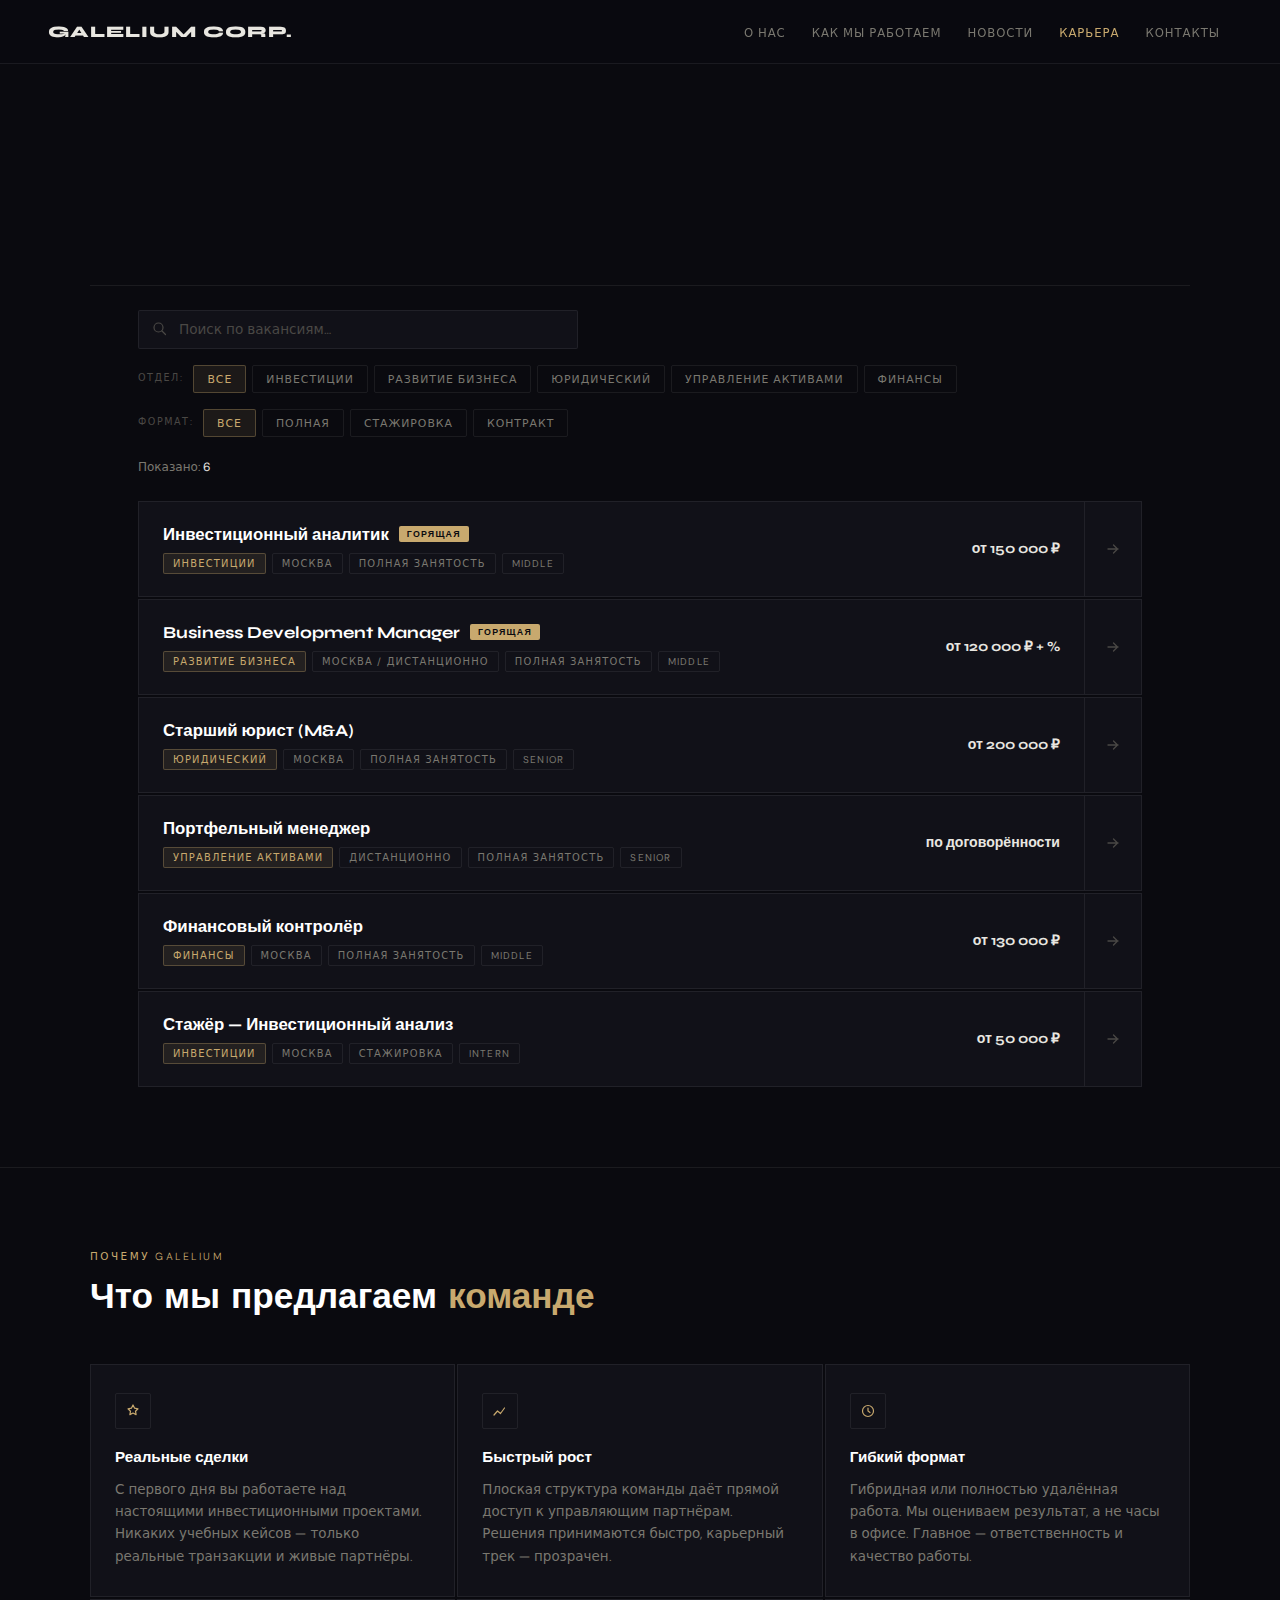
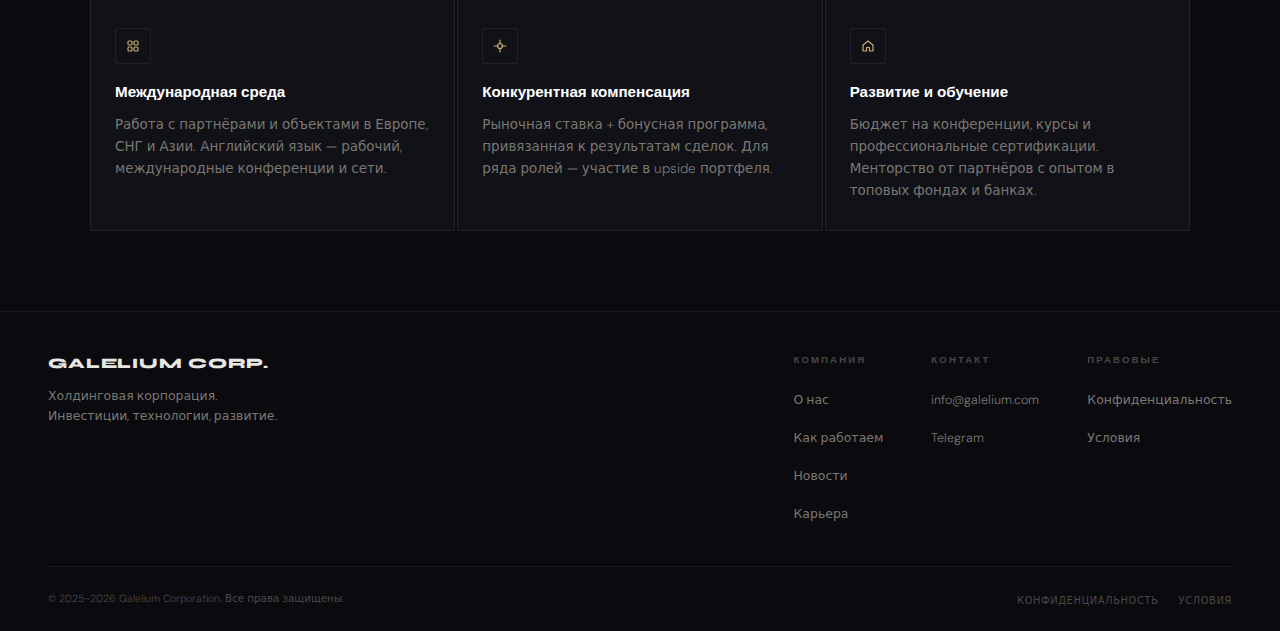
<file: careers/vacation.html>
<!DOCTYPE html>
<html lang="ru">
<!--
  Galelium Corporation — Вакансии
  Данные: careers.json (лежит рядом с этим файлом)

  КАК ДОБАВИТЬ ВАКАНСИЮ:
  Открой careers.json и добавь объект:
  {
    "id":              "007",
    "title":           "Название должности",
    "department":      "Отдел",          ← становится фильтром
    "type":            "Полная занятость", ← "Полная занятость" / "Стажировка" / "Контракт"
    "location":        "Москва",          ← становится фильтром
    "level":           "Middle",          ← "Intern" / "Junior" / "Middle" / "Senior"
    "salary":          "от 100 000 ₽",
    "hot":             false,             ← true = метка «Горящая»
    "description":     "Общее описание вакансии.",
    "responsibilities": ["..."],
    "requirements":    ["..."],
    "offer":           ["..."],
    "contact":         "careers@galelium.com"
  }
-->
<head>
  <meta charset="UTF-8" />
  <meta name="viewport" content="width=device-width, initial-scale=1.0" />

  <title>Карьера | Galelium Corporation</title>
  <meta name="description" content="Открытые вакансии Galelium Corporation — присоединяйтесь к команде холдинга. Инвестиции, финансы, юриспруденция, развитие бизнеса." />
  <meta name="robots"      content="index, follow" />
  <link rel="canonical"    href="https://galelium.com/careers.html" />

  <meta property="og:type"        content="website" />
  <meta property="og:url"         content="https://galelium.com/careers.html" />
  <meta property="og:title"       content="Карьера | Galelium Corporation" />
  <meta property="og:description" content="Открытые вакансии Galelium Corporation." />
  <meta property="og:locale"      content="ru_RU" />

  <link rel="preconnect" href="https://fonts.googleapis.com" />
  <link rel="preconnect" href="https://fonts.gstatic.com" crossorigin />
  <link rel="preload" as="style"
        href="https://fonts.googleapis.com/css2?family=Syne:wght@700;800&family=DM+Sans:ital,wght@0,300;0,400;0,500;1,300&display=swap"
        onload="this.onload=null;this.rel='stylesheet'" />
  <noscript><link rel="stylesheet"
        href="https://fonts.googleapis.com/css2?family=Syne:wght@700;800&family=DM+Sans:ital,wght@0,300;0,400;0,500;1,300&display=swap" /></noscript>

  <style>
    /* ════════════════════════════════════════════════════════
       ТОКЕНЫ
       ════════════════════════════════════════════════════════ */
    :root {
      --bg:         #0a0a0f;
      --surface:    #111118;
      --surface-2:  #16161f;
      --border:     rgba(255,255,255,.07);
      --border-h:   rgba(255,255,255,.13);
      --accent:     #c8a96e;
      --accent-dim: rgba(200,169,110,.10);
      --accent-mid: rgba(200,169,110,.32);
      --text:       #e8e6e0;
      --muted:      #7a7870;
      --muted-2:    #4a4845;
      --font-sans:    'DM Sans', system-ui, sans-serif;
      --font-display: 'Syne', sans-serif;
      --nav-h: 64px;
      --max:   1100px;
      --px:    clamp(16px, 5vw, 48px);
      --r:     2px;
      --ease:   cubic-bezier(.4,0,.2,1);
      --t-fast: .15s;
      --t:      .25s;
      --t-slow: .4s;
    }

    /* ════════════════════════════════════════════════════════
       БАЗА
       ════════════════════════════════════════════════════════ */
    *, *::before, *::after { box-sizing: border-box; margin: 0; padding: 0; }
    html { scroll-behavior: smooth; -webkit-text-size-adjust: 100%; text-size-adjust: 100%; }
    body {
      background: var(--bg); color: var(--text);
      font-family: var(--font-sans); font-weight: 300;
      font-size: 1rem; line-height: 1.7;
      min-height: 100svh; overflow-x: hidden;
      -webkit-font-smoothing: antialiased;
      -moz-osx-font-smoothing: grayscale;
    }
    img { display: block; max-width: 100%; }
    a { color: inherit; }
    ul[role="list"] { list-style: none; }
    button { font-family: inherit; cursor: pointer; }

    .skip {
      position: absolute; top: -999px; left: 16px; z-index: 9999;
      background: var(--accent); color: #0a0a0f;
      font-family: var(--font-display); font-weight: 800;
      font-size: .7rem; letter-spacing: .1em; text-transform: uppercase;
      padding: 9px 18px; border-radius: var(--r);
      text-decoration: none; transition: top var(--t-fast);
    }
    .skip:focus { top: 12px; }

    /* ════════════════════════════════════════════════════════
       НАВИГАЦИЯ
       ════════════════════════════════════════════════════════ */
    .site-nav {
      position: fixed; inset: 0 0 auto; z-index: 200;
      height: var(--nav-h);
      display: flex; align-items: center; justify-content: space-between;
      padding-inline: var(--px);
      background: rgba(10,10,15,.93);
      backdrop-filter: blur(20px); -webkit-backdrop-filter: blur(20px);
      border-bottom: 1px solid var(--border);
    }
    .nav-logo {
      font-family: var(--font-display); font-weight: 800;
      font-size: 1rem; letter-spacing: .06em; text-transform: uppercase;
      color: var(--text); text-decoration: none; flex-shrink: 0;
      transition: opacity var(--t-fast);
    }
    .nav-logo:hover { opacity: .65; }
    .nav-logo:focus-visible { outline: 2px solid var(--accent); outline-offset: 5px; border-radius: var(--r); }

    .nav-list { display: flex; gap: 2px; list-style: none; }
    .nav-list a {
      color: var(--muted); text-decoration: none;
      font-size: .73rem; font-weight: 400; letter-spacing: .08em; text-transform: uppercase;
      white-space: nowrap; padding: 7px 12px; border-radius: var(--r);
      transition: color var(--t-fast), background var(--t-fast);
    }
    .nav-list a:hover { color: var(--text); background: rgba(255,255,255,.04); }
    .nav-list a[aria-current="page"] { color: var(--accent); }
    .nav-list a:focus-visible { outline: 2px solid var(--accent); outline-offset: 2px; border-radius: var(--r); }

    .nav-btn {
      display: none; align-items: center; justify-content: center;
      width: 36px; height: 36px; padding: 0;
      background: none; border: none; cursor: pointer;
      color: var(--text); z-index: 201; flex-shrink: 0;
    }
    .nav-btn:focus-visible { outline: 2px solid var(--accent); outline-offset: 4px; border-radius: var(--r); }
    .ham { display: block; width: 20px; height: 14px; position: relative; }
    .ham span {
      display: block; width: 20px; height: 2px;
      background: currentColor; border-radius: 1px;
      position: absolute; left: 0; transform-origin: center;
      transition: transform var(--t) var(--ease), opacity .18s ease, top var(--t) var(--ease);
    }
    .ham span:nth-child(1) { top: 0; }
    .ham span:nth-child(2) { top: 6px; }
    .ham span:nth-child(3) { top: 12px; }
    .nav-btn.is-open .ham span:nth-child(1) { top: 6px; transform: rotate(45deg); }
    .nav-btn.is-open .ham span:nth-child(2) { opacity: 0; transform: scaleX(0); }
    .nav-btn.is-open .ham span:nth-child(3) { top: 6px; transform: rotate(-45deg); }

    .nav-mobile {
      display: none; position: fixed; inset: var(--nav-h) 0 0; z-index: 199;
      background: rgba(10,10,15,.98); flex-direction: column;
      overflow-y: auto; -webkit-overflow-scrolling: touch;
      opacity: 0; transform: translateY(-8px); pointer-events: none;
      transition: opacity .22s var(--ease), transform .22s var(--ease);
    }
    .nav-mobile.is-open { display: flex; opacity: 1; transform: translateY(0); pointer-events: auto; }
    .nav-mobile__inner { flex: 1; padding: 8px var(--px) 28px; }
    .nav-mobile__item { display: block; border-bottom: 1px solid var(--border); }
    .nav-mobile__item:first-child { border-top: 1px solid var(--border); }
    .nav-mobile__item a {
      display: flex; align-items: center; justify-content: space-between;
      padding: 18px 0; font-size: .92rem; font-weight: 400;
      letter-spacing: .04em; text-transform: uppercase;
      color: var(--muted); text-decoration: none; transition: color var(--t-fast);
    }
    .nav-mobile__item a:hover { color: var(--text); }
    .nav-mobile__item a[aria-current="page"] { color: var(--accent); }
    .nav-mobile__item a svg { opacity: .3; flex-shrink: 0; }
    .nav-mobile__cta { margin-top: 24px; }
    .nav-mobile__cta a {
      display: flex; align-items: center; justify-content: center; gap: 8px;
      background: var(--accent); color: #0a0a0f;
      font-family: var(--font-display); font-weight: 800;
      font-size: .7rem; letter-spacing: .13em; text-transform: uppercase;
      padding: 14px 24px; border-radius: var(--r); text-decoration: none;
      transition: opacity var(--t-fast);
    }
    .nav-mobile__cta a:hover { opacity: .82; }
    .nav-mobile__footer {
      padding: 18px var(--px) 28px; border-top: 1px solid var(--border);
      display: flex; gap: 16px; flex-wrap: wrap;
    }
    .nav-mobile__footer a {
      font-size: .68rem; color: var(--muted-2); text-decoration: none;
      letter-spacing: .06em; text-transform: uppercase; transition: color var(--t-fast);
    }
    .nav-mobile__footer a:hover { color: var(--muted); }
    .nav-overlay {
      position: fixed; inset: var(--nav-h) 0 0; background: rgba(5,5,10,.5);
      z-index: 150; opacity: 0; pointer-events: none; transition: opacity var(--t) ease;
    }
    .nav-overlay.is-open { opacity: 1; pointer-events: auto; }

    /* ════════════════════════════════════════════════════════
       ШАПКА СТРАНИЦЫ
       ════════════════════════════════════════════════════════ */
    .careers-header {
      padding-top:    calc(var(--nav-h) + clamp(48px, 7vw, 80px));
      padding-bottom: clamp(32px, 4vw, 52px);
      padding-inline: var(--px);
      max-width:      var(--max);
      margin-inline:  auto;
      display:        flex;
      align-items:    flex-end;
      justify-content: space-between;
      gap:            24px;
      flex-wrap:      wrap;
      border-bottom:  1px solid var(--border);
    }
    .careers-header__eyebrow {
      font-size: .65rem; letter-spacing: .24em; text-transform: uppercase;
      color: var(--accent); display: block; margin-bottom: 14px;
    }
    .careers-header__title {
      font-family: var(--font-display); font-weight: 800;
      font-size: clamp(2rem, 5vw, 3.4rem);
      line-height: 1.06; color: #fff; letter-spacing: -.01em;
    }
    .careers-header__title em { color: var(--accent); font-style: normal; }
    .careers-header__meta {
      display: flex; align-items: center; gap: 6px;
      font-size: .75rem; color: var(--muted); white-space: nowrap; padding-bottom: 4px;
    }
    .careers-header__meta strong { color: var(--accent); font-weight: 500; }

    /* ════════════════════════════════════════════════════════
       ПАНЕЛЬ ФИЛЬТРОВ
       ════════════════════════════════════════════════════════ */
    .filters-panel {
      max-width: var(--max); margin-inline: auto;
      padding: 24px var(--px) 0;
      display: flex; flex-direction: column; gap: 16px;
    }

    /* Строка поиска */
    .search-wrap {
      position: relative;
    }
    .search-icon {
      position: absolute; left: 14px; top: 50%; transform: translateY(-50%);
      color: var(--muted-2); pointer-events: none;
    }
    .search-input {
      width: 100%; max-width: 440px;
      background: var(--surface); border: 1px solid var(--border);
      color: var(--text); font-family: var(--font-sans); font-size: .85rem;
      font-weight: 300; padding: 10px 16px 10px 40px;
      border-radius: var(--r); outline: none;
      transition: border-color var(--t);
    }
    .search-input::placeholder { color: var(--muted-2); }
    .search-input:focus { border-color: var(--accent-mid); }

    /* Строка фильтров */
    .filter-row {
      display: flex; gap: 6px; flex-wrap: wrap; align-items: center;
    }
    .filter-group-label {
      font-size: .6rem; letter-spacing: .16em; text-transform: uppercase;
      color: var(--muted-2); margin-right: 4px; white-space: nowrap;
    }
    .filter-sep {
      width: 1px; height: 20px; background: var(--border); margin-inline: 8px; flex-shrink: 0;
    }
    .filter-btn {
      background: none; border: 1px solid var(--border); color: var(--muted);
      font-family: var(--font-sans); font-size: .68rem; font-weight: 400;
      letter-spacing: .09em; text-transform: uppercase;
      padding: 6px 13px; border-radius: var(--r);
      transition: border-color var(--t), color var(--t), background var(--t);
      white-space: nowrap;
    }
    .filter-btn:hover { border-color: var(--accent-mid); color: var(--text); }
    .filter-btn.is-active {
      background: var(--accent-dim); border-color: var(--accent-mid); color: var(--accent);
    }

    /* Счётчик результатов + сброс */
    .filter-meta {
      display: flex; align-items: center; gap: 12px;
      padding-top: 4px;
    }
    .filter-meta__count {
      font-size: .75rem; color: var(--muted);
    }
    .filter-meta__count strong { color: var(--text); font-weight: 400; }
    .filter-reset {
      background: none; border: none; padding: 0;
      font-size: .68rem; color: var(--muted-2);
      letter-spacing: .08em; text-transform: uppercase;
      text-decoration: underline; text-underline-offset: 3px;
      transition: color var(--t-fast); cursor: pointer;
    }
    .filter-reset:hover { color: var(--accent); }
    .filter-reset.is-hidden { display: none; }

    /* ════════════════════════════════════════════════════════
       СПИСОК ВАКАНСИЙ
       ════════════════════════════════════════════════════════ */
    .jobs-wrap {
      max-width: var(--max); margin-inline: auto;
      padding: 24px var(--px) 80px;
    }
    .jobs-list { display: flex; flex-direction: column; gap: 2px; }

    /* Карточка вакансии */
    .job-card {
      background: var(--surface); border: 1px solid var(--border);
      padding: 0;
      display: grid;
      grid-template-columns: 1fr auto;
      align-items: center;
      gap: 0;
      transition: border-color var(--t), background var(--t);
      cursor: pointer;
      text-align: left;
      width: 100%;
      overflow: hidden;
    }
    .job-card:hover { border-color: var(--accent-mid); background: var(--surface-2); }
    .job-card:focus-visible { outline: 2px solid var(--accent); outline-offset: 2px; }

    .job-card__main {
      padding: 22px 24px;
      display: flex; align-items: center; gap: 20px; flex-wrap: wrap;
    }
    .job-card__left { flex: 1; min-width: 200px; }
    .job-card__title-row {
      display: flex; align-items: center; gap: 10px; flex-wrap: wrap; margin-bottom: 8px;
    }
    .job-card__title {
      font-family: var(--font-display); font-weight: 700;
      font-size: clamp(.9rem, 1.4vw, 1.05rem); color: #fff; line-height: 1.25;
    }
    .job-card__hot {
      display: inline-block;
      background: var(--accent); color: #0a0a0f;
      font-family: var(--font-display); font-weight: 800;
      font-size: .55rem; letter-spacing: .14em; text-transform: uppercase;
      padding: 3px 8px; border-radius: var(--r); white-space: nowrap; flex-shrink: 0;
    }
    .job-card__tags {
      display: flex; gap: 6px; flex-wrap: wrap;
    }
    .tag {
      display: inline-block; font-size: .62rem; font-weight: 400;
      letter-spacing: .12em; text-transform: uppercase;
      color: var(--muted); border: 1px solid var(--border);
      padding: 3px 9px; border-radius: var(--r); white-space: nowrap;
    }
    .tag--dept  { color: var(--accent); border-color: var(--accent-mid); background: var(--accent-dim); }
    .tag--level { color: var(--muted); }

    .job-card__salary {
      font-family: var(--font-display); font-weight: 700;
      font-size: .88rem; color: var(--text); white-space: nowrap;
    }

    .job-card__arrow {
      padding: 22px 20px; border-left: 1px solid var(--border);
      color: var(--muted-2); display: flex; align-items: center; justify-content: center;
      align-self: stretch;
      transition: color var(--t-fast), background var(--t-fast), border-color var(--t);
    }
    .job-card:hover .job-card__arrow {
      color: var(--accent); background: var(--accent-dim); border-color: var(--accent-mid);
    }

    /* Состояния */
    .jobs-empty {
      padding: 72px 0; text-align: center;
      color: var(--muted); font-size: .88rem;
      display: none;
    }
    .jobs-empty.is-visible { display: block; }
    .jobs-empty strong { display: block; color: var(--text); font-size: 1rem; margin-bottom: 6px; }

    .jobs-loading {
      padding: 72px 0; display: flex; align-items: center; justify-content: center;
      gap: 10px; color: var(--muted); font-size: .85rem;
    }
    .spinner {
      width: 18px; height: 18px; flex-shrink: 0;
      border: 2px solid var(--border); border-top-color: var(--accent);
      border-radius: 50%; animation: spin .7s linear infinite;
    }
    @keyframes spin { to { transform: rotate(360deg); } }

    .jobs-error {
      padding: 60px 0; text-align: center; color: var(--muted); font-size: .85rem; display: none;
    }
    .jobs-error.is-visible { display: block; }
    .jobs-error strong { display: block; color: var(--text); margin-bottom: 6px; }

    /* Fade-in */
    @keyframes fadeUp {
      from { opacity: 0; transform: translateY(10px); }
      to   { opacity: 1; transform: translateY(0); }
    }
    .anim-in { opacity: 0; animation: fadeUp var(--t-slow) var(--ease) both; }

    /* ════════════════════════════════════════════════════════
       МОДАЛЬНОЕ ОКНО ВАКАНСИИ
       ════════════════════════════════════════════════════════ */
    .modal-overlay {
      position: fixed; inset: 0; z-index: 500;
      background: rgba(5,5,10,.75);
      display: flex; align-items: flex-start; justify-content: flex-end;
      opacity: 0; pointer-events: none;
      transition: opacity .25s var(--ease);
    }
    .modal-overlay.is-open { opacity: 1; pointer-events: auto; }

    .modal {
      width: min(620px, 100vw);
      height: 100dvh;
      background: var(--surface);
      border-left: 1px solid var(--border);
      display: flex; flex-direction: column;
      overflow: hidden;
      transform: translateX(100%);
      transition: transform .3s var(--ease);
    }
    .modal-overlay.is-open .modal { transform: translateX(0); }

    /* Шапка модала */
    .modal__head {
      display: flex; align-items: flex-start; justify-content: space-between;
      gap: 16px;
      padding: 24px 28px 20px;
      border-bottom: 1px solid var(--border);
      flex-shrink: 0;
    }
    .modal__dept {
      font-size: .62rem; letter-spacing: .18em; text-transform: uppercase;
      color: var(--accent); margin-bottom: 8px; display: block;
    }
    .modal__title {
      font-family: var(--font-display); font-weight: 800;
      font-size: clamp(1.1rem, 2.5vw, 1.5rem); color: #fff; line-height: 1.2;
    }
    .modal__close {
      background: none; border: 1px solid var(--border);
      width: 36px; height: 36px; border-radius: var(--r);
      display: flex; align-items: center; justify-content: center;
      color: var(--muted); flex-shrink: 0;
      transition: border-color var(--t), color var(--t), background var(--t);
    }
    .modal__close:hover { border-color: var(--accent-mid); color: var(--text); background: var(--surface-2); }
    .modal__close:focus-visible { outline: 2px solid var(--accent); outline-offset: 2px; }

    /* Мета-строка */
    .modal__meta {
      display: flex; gap: 6px; flex-wrap: wrap;
      padding: 14px 28px;
      border-bottom: 1px solid var(--border);
      flex-shrink: 0;
    }

    /* Тело модала */
    .modal__body {
      flex: 1; overflow-y: auto;
      padding: 0 28px 28px;
      -webkit-overflow-scrolling: touch;
    }
    .modal__body::-webkit-scrollbar { width: 4px; }
    .modal__body::-webkit-scrollbar-track { background: transparent; }
    .modal__body::-webkit-scrollbar-thumb { background: var(--border-h); border-radius: 2px; }

    .modal__salary-block {
      display: flex; align-items: center; justify-content: space-between;
      padding: 18px 0; border-bottom: 1px solid var(--border); gap: 12px; flex-wrap: wrap;
    }
    .modal__salary-label { font-size: .65rem; letter-spacing: .16em; text-transform: uppercase; color: var(--muted-2); }
    .modal__salary-val {
      font-family: var(--font-display); font-weight: 800;
      font-size: 1.2rem; color: var(--accent);
    }

    .modal__section { padding-top: 22px; }
    .modal__section + .modal__section { border-top: 1px solid var(--border); }
    .modal__section-title {
      font-family: var(--font-display); font-weight: 700;
      font-size: .65rem; letter-spacing: .2em; text-transform: uppercase;
      color: var(--muted-2); margin-bottom: 14px;
    }
    .modal__desc {
      font-size: .88rem; color: var(--muted); line-height: 1.72; margin-bottom: 4px;
    }
    .modal__list { list-style: none; display: flex; flex-direction: column; gap: 8px; }
    .modal__list li {
      font-size: .87rem; color: var(--muted); line-height: 1.6;
      padding-left: 16px; position: relative;
    }
    .modal__list li::before {
      content: '';
      position: absolute; left: 0; top: 10px;
      width: 5px; height: 5px; border-radius: 50%;
      background: var(--accent); opacity: .7;
    }
    .modal__list--check li::before { content: '✓'; width: auto; height: auto; border-radius: 0; background: none; color: var(--accent); font-size: .75rem; top: 4px; }

    /* Форма в модале */
    .modal__form { margin-top: 24px; padding-top: 24px; border-top: 1px solid var(--border); }
    .modal__form-title {
      font-family: var(--font-display); font-weight: 700;
      font-size: .65rem; letter-spacing: .2em; text-transform: uppercase;
      color: var(--muted-2); margin-bottom: 16px;
    }
    .form-grid { display: grid; grid-template-columns: 1fr 1fr; gap: 10px; }
    .form-field { display: flex; flex-direction: column; gap: 6px; }
    .form-field--full { grid-column: 1 / -1; }
    .form-label {
      font-size: .65rem; letter-spacing: .14em; text-transform: uppercase;
      color: var(--muted-2);
    }
    .form-input, .form-textarea {
      background: var(--surface-2); border: 1px solid var(--border);
      color: var(--text); font-family: var(--font-sans); font-size: .85rem; font-weight: 300;
      padding: 10px 14px; border-radius: var(--r); outline: none; width: 100%;
      transition: border-color var(--t);
    }
    .form-input::placeholder, .form-textarea::placeholder { color: var(--muted-2); }
    .form-input:focus, .form-textarea:focus { border-color: var(--accent-mid); }
    .form-textarea { resize: vertical; min-height: 90px; }

    /* Загрузка файла */
    .file-drop {
      border: 1px dashed var(--border); border-radius: var(--r);
      padding: 18px; text-align: center; cursor: pointer;
      transition: border-color var(--t), background var(--t);
      grid-column: 1 / -1;
    }
    .file-drop:hover, .file-drop.is-over { border-color: var(--accent-mid); background: var(--accent-dim); }
    .file-drop input { display: none; }
    .file-drop__icon { color: var(--muted-2); margin: 0 auto 8px; }
    .file-drop__text { font-size: .8rem; color: var(--muted); }
    .file-drop__text span { color: var(--accent); }
    .file-drop__name { font-size: .78rem; color: var(--text); margin-top: 6px; display: none; }
    .file-drop__name.is-visible { display: block; }

    .form-submit {
      display: flex; align-items: center; justify-content: center; gap: 8px;
      width: 100%; margin-top: 12px;
      background: var(--accent); color: #0a0a0f;
      font-family: var(--font-display); font-weight: 800;
      font-size: .72rem; letter-spacing: .13em; text-transform: uppercase;
      padding: 13px 24px; border-radius: var(--r); border: none;
      cursor: pointer; transition: opacity var(--t-fast), transform var(--t-fast);
    }
    .form-submit:hover { opacity: .82; }
    .form-submit:active { transform: scale(.97); }
    .form-submit:focus-visible { outline: 2px solid var(--accent); outline-offset: 3px; }
    .form-submit:disabled { opacity: .5; cursor: not-allowed; transform: none; }

    /* Успех */
    .form-success {
      display: none; text-align: center; padding: 24px 0;
    }
    .form-success.is-visible { display: block; }
    .form-success__icon { color: #6dbf8a; margin: 0 auto 12px; }
    .form-success__title {
      font-family: var(--font-display); font-weight: 800;
      font-size: 1.1rem; color: #fff; margin-bottom: 8px;
    }
    .form-success__text { font-size: .85rem; color: var(--muted); }

    /* ════════════════════════════════════════════════════════
       БЛОК «ПОЧЕМУ МЫ»
       ════════════════════════════════════════════════════════ */
    .why-section {
      border-top: 1px solid var(--border);
      padding: clamp(56px, 7vw, 80px) var(--px);
    }
    .why-section__inner { max-width: var(--max); margin-inline: auto; }
    .why-grid {
      display: grid; grid-template-columns: repeat(3, 1fr); gap: 2px;
      margin-top: clamp(32px, 4vw, 48px);
    }
    .why-card {
      background: var(--surface); border: 1px solid var(--border);
      padding: 28px 24px; transition: border-color var(--t);
    }
    .why-card:hover { border-color: var(--accent-mid); }
    .why-card__icon {
      width: 36px; height: 36px; border: 1px solid var(--border);
      border-radius: var(--r); display: flex; align-items: center;
      justify-content: center; color: var(--accent); margin-bottom: 16px;
      transition: border-color var(--t), background var(--t);
    }
    .why-card:hover .why-card__icon { border-color: var(--accent-mid); background: var(--accent-dim); }
    .why-card__title {
      font-family: var(--font-display); font-weight: 700;
      font-size: .95rem; color: #fff; margin-bottom: 8px;
    }
    .why-card__text { font-size: .84rem; color: var(--muted); line-height: 1.65; }

    .section-eyebrow {
      font-size: .65rem; letter-spacing: .24em; text-transform: uppercase;
      color: var(--accent); display: block; margin-bottom: 12px;
    }
    .section-title {
      font-family: var(--font-display); font-weight: 800;
      font-size: clamp(1.5rem, 3vw, 2.2rem); color: #fff; line-height: 1.1;
    }
    .section-title em { color: var(--accent); font-style: normal; }

    /* ════════════════════════════════════════════════════════
       ФУТЕР
       ════════════════════════════════════════════════════════ */
    .site-footer { border-top: 1px solid var(--border); padding-inline: var(--px); }
    .footer-top {
      display: flex; align-items: flex-start; justify-content: space-between;
      gap: 40px; padding-block: 40px; border-bottom: 1px solid var(--border); flex-wrap: wrap;
    }
    .f-logo {
      font-family: var(--font-display); font-weight: 800; font-size: .9rem;
      letter-spacing: .06em; text-transform: uppercase;
      color: var(--text); text-decoration: none; display: block; margin-bottom: 10px;
      transition: opacity var(--t-fast);
    }
    .f-logo:hover { opacity: .65; }
    .f-tagline { font-size: .78rem; color: var(--muted); max-width: 240px; line-height: 1.6; }
    .footer-nav { display: flex; gap: 48px; flex-wrap: wrap; }
    .footer-nav-group__title {
      font-family: var(--font-display); font-weight: 700; font-size: .6rem;
      letter-spacing: .22em; text-transform: uppercase; color: var(--muted-2); margin-bottom: 16px;
    }
    .footer-nav-group ul { list-style: none; display: flex; flex-direction: column; gap: 11px; }
    .footer-nav-group a { font-size: .78rem; color: var(--muted); text-decoration: none; transition: color var(--t-fast); }
    .footer-nav-group a:hover { color: var(--text); }
    .footer-bottom {
      display: flex; align-items: center; justify-content: space-between;
      gap: 16px; padding-block: 18px; flex-wrap: wrap;
    }
    .f-copy { font-size: .65rem; color: var(--muted-2); }
    .f-legal { display: flex; gap: 20px; list-style: none; flex-wrap: wrap; }
    .f-legal a { font-size: .62rem; color: var(--muted-2); text-decoration: none; letter-spacing: .06em; text-transform: uppercase; transition: color var(--t-fast); }
    .f-legal a:hover { color: var(--muted); }

    /* ════════════════════════════════════════════════════════
       АДАПТИВ
       ════════════════════════════════════════════════════════ */
    @media (max-width: 860px) {
      .why-grid { grid-template-columns: repeat(2, 1fr); }
      .footer-nav { gap: 28px; }
    }
    @media (max-width: 640px) {
      .nav-list { display: none; }
      .nav-btn  { display: flex; }
      .careers-header { flex-direction: column; align-items: flex-start; gap: 12px; }
      .filter-row { gap: 4px; }
      .job-card__main { flex-direction: column; align-items: flex-start; gap: 12px; }
      .modal { width: 100vw; height: 100dvh; border-left: none; }
      .modal__head { padding: 18px 20px 14px; }
      .modal__body { padding: 0 20px 20px; }
      .modal__meta { padding: 12px 20px; }
      .form-grid { grid-template-columns: 1fr; }
      .why-grid { grid-template-columns: 1fr; }
      .footer-top    { flex-direction: column; gap: 28px; padding-block: 32px; }
      .footer-nav    { flex-direction: column; gap: 24px; }
      .footer-bottom { flex-direction: column; align-items: flex-start; gap: 10px; }
    }
    @media (max-width: 380px) { :root { --px: 16px; } }
  </style>
</head>
<body>

<a class="skip" href="#main">Перейти к содержимому</a>
<div class="nav-overlay" id="nav-overlay" aria-hidden="true"></div>

<!-- ════════════════════════════════════════════════════════
     НАВИГАЦИЯ
     ════════════════════════════════════════════════════════ -->
<nav class="site-nav" aria-label="Основная навигация">
  <a href="https://galelium.com" class="nav-logo" aria-label="Galelium Corp. — на главную">Galelium Corp.</a>
  <ul class="nav-list" id="nav-list-desktop" role="list">
    <li><a href="https://galelium.com/#about">О нас</a></li>
    <li><a href="https://galelium.com/#how-we-work">Как мы работаем</a></li>
    <li><a href="https://galelium.com/news.html">Новости</a></li>
    <li><a href="https://galelium.com/careers.html" aria-current="page">Карьера</a></li>
    <li><a href="https://galelium.com/#contact">Контакты</a></li>
  </ul>
  <button class="nav-btn" id="nav-btn" aria-controls="nav-mobile" aria-expanded="false" aria-label="Открыть меню">
    <span class="ham" aria-hidden="true"><span></span><span></span><span></span></span>
  </button>
</nav>

<div class="nav-mobile" id="nav-mobile" role="dialog" aria-label="Меню" aria-hidden="true">
  <div class="nav-mobile__inner">
    <ul role="list">
      <li class="nav-mobile__item"><a href="https://galelium.com/#about">О нас <svg width="14" height="14" viewBox="0 0 14 14" fill="none" aria-hidden="true"><path d="M3 7h8M7.5 3.5l4 3.5-4 3.5" stroke="currentColor" stroke-width="1.3" stroke-linecap="round" stroke-linejoin="round"/></svg></a></li>
      <li class="nav-mobile__item"><a href="https://galelium.com/#how-we-work">Как мы работаем <svg width="14" height="14" viewBox="0 0 14 14" fill="none" aria-hidden="true"><path d="M3 7h8M7.5 3.5l4 3.5-4 3.5" stroke="currentColor" stroke-width="1.3" stroke-linecap="round" stroke-linejoin="round"/></svg></a></li>
      <li class="nav-mobile__item"><a href="https://galelium.com/news.html">Новости <svg width="14" height="14" viewBox="0 0 14 14" fill="none" aria-hidden="true"><path d="M3 7h8M7.5 3.5l4 3.5-4 3.5" stroke="currentColor" stroke-width="1.3" stroke-linecap="round" stroke-linejoin="round"/></svg></a></li>
      <li class="nav-mobile__item"><a href="https://galelium.com/careers.html" aria-current="page">Карьера <svg width="14" height="14" viewBox="0 0 14 14" fill="none" aria-hidden="true"><path d="M3 7h8M7.5 3.5l4 3.5-4 3.5" stroke="currentColor" stroke-width="1.3" stroke-linecap="round" stroke-linejoin="round"/></svg></a></li>
      <li class="nav-mobile__item"><a href="https://galelium.com/#contact">Контакты <svg width="14" height="14" viewBox="0 0 14 14" fill="none" aria-hidden="true"><path d="M3 7h8M7.5 3.5l4 3.5-4 3.5" stroke="currentColor" stroke-width="1.3" stroke-linecap="round" stroke-linejoin="round"/></svg></a></li>
    </ul>
    <div class="nav-mobile__cta">
      <a href="https://galelium.com/#contact">Связаться с нами <svg width="13" height="13" viewBox="0 0 13 13" fill="none" aria-hidden="true"><path d="M2 6.5h9M7.5 3l4 3.5L7.5 10" stroke="currentColor" stroke-width="1.5" stroke-linecap="round" stroke-linejoin="round"/></svg></a>
    </div>
  </div>
  <div class="nav-mobile__footer">
    <a href="https://galelium.com/privacy.html">Конфиденциальность</a>
    <a href="https://galelium.com/terms.html">Условия</a>
    <a href="mailto:info@galelium.com">info@galelium.com</a>
  </div>
</div>

<main id="main">

  <!-- Шапка -->
  <header class="careers-header">
    <div>
      <span class="careers-header__eyebrow anim-in" style="animation-delay:.0s">Galelium Corporation · Карьера</span>
      <h1 class="careers-header__title anim-in" style="animation-delay:.07s">
        Открытые <em>вакансии</em>
      </h1>
    </div>
    <div class="careers-header__meta anim-in" style="animation-delay:.13s">
      <strong id="jobs-count">—</strong>&nbsp;позиций открыто
    </div>
  </header>

  <!-- Фильтры -->
  <div class="filters-panel" id="filters-panel">

    <div class="search-wrap">
      <svg class="search-icon" width="16" height="16" viewBox="0 0 16 16" fill="none" aria-hidden="true">
        <circle cx="6.5" cy="6.5" r="4.5" stroke="currentColor" stroke-width="1.2"/>
        <path d="M10 10l3.5 3.5" stroke="currentColor" stroke-width="1.2" stroke-linecap="round"/>
      </svg>
      <input
        class="search-input"
        id="search-input"
        type="search"
        placeholder="Поиск по вакансиям…"
        aria-label="Поиск по вакансиям"
        autocomplete="off"
      />
    </div>

    <div class="filter-row" id="filter-row-dept" aria-label="Фильтр по отделу"></div>
    <div class="filter-row" id="filter-row-type">
      <span class="filter-group-label">Формат:</span>
      <button class="filter-btn is-active" data-group="type" data-val="all">Все</button>
      <button class="filter-btn" data-group="type" data-val="Полная занятость">Полная</button>
      <button class="filter-btn" data-group="type" data-val="Стажировка">Стажировка</button>
      <button class="filter-btn" data-group="type" data-val="Контракт">Контракт</button>
    </div>

    <div class="filter-meta">
      <span class="filter-meta__count" id="filter-count">Показано: <strong>—</strong></span>
      <button class="filter-reset is-hidden" id="filter-reset">Сбросить фильтры</button>
    </div>
  </div>

  <!-- Список вакансий -->
  <div class="jobs-wrap">
    <div class="jobs-loading" id="jobs-loading" aria-live="polite">
      <div class="spinner" aria-hidden="true"></div>
      Загрузка вакансий…
    </div>
    <div class="jobs-error" id="jobs-error" aria-live="assertive">
      <strong>Не удалось загрузить вакансии</strong>
      Убедитесь, что <code>careers.json</code> лежит рядом.
    </div>
    <div class="jobs-list" id="jobs-list" role="list" aria-live="polite"></div>
    <div class="jobs-empty" id="jobs-empty">
      <strong>Вакансии не найдены</strong>
      Попробуйте изменить фильтры или поисковый запрос.
    </div>
  </div>

  <!-- Почему Galelium -->
  <section class="why-section" aria-labelledby="why-title">
    <div class="why-section__inner">
      <span class="section-eyebrow">Почему Galelium</span>
      <h2 class="section-title" id="why-title">Что мы предлагаем <em>команде</em></h2>
      <div class="why-grid">
        <div class="why-card">
          <div class="why-card__icon" aria-hidden="true">
            <svg width="16" height="16" viewBox="0 0 16 16" fill="none"><path d="M8 2l1.6 3.2L13 5.8l-2.5 2.4.6 3.4L8 10l-3.1 1.6.6-3.4L3 5.8l3.4-.6L8 2z" stroke="currentColor" stroke-width="1.2" stroke-linejoin="round"/></svg>
          </div>
          <p class="why-card__title">Реальные сделки</p>
          <p class="why-card__text">С первого дня вы работаете над настоящими инвестиционными проектами. Никаких учебных кейсов — только реальные транзакции и живые партнёры.</p>
        </div>
        <div class="why-card">
          <div class="why-card__icon" aria-hidden="true">
            <svg width="16" height="16" viewBox="0 0 16 16" fill="none"><path d="M2 12l3.5-4 3 2.5 4-5.5" stroke="currentColor" stroke-width="1.2" stroke-linecap="round" stroke-linejoin="round"/></svg>
          </div>
          <p class="why-card__title">Быстрый рост</p>
          <p class="why-card__text">Плоская структура команды даёт прямой доступ к управляющим партнёрам. Решения принимаются быстро, карьерный трек — прозрачен.</p>
        </div>
        <div class="why-card">
          <div class="why-card__icon" aria-hidden="true">
            <svg width="16" height="16" viewBox="0 0 16 16" fill="none"><circle cx="8" cy="8" r="5.5" stroke="currentColor" stroke-width="1.2"/><path d="M8 5v3l2 1.5" stroke="currentColor" stroke-width="1.2" stroke-linecap="round"/></svg>
          </div>
          <p class="why-card__title">Гибкий формат</p>
          <p class="why-card__text">Гибридная или полностью удалённая работа. Мы оцениваем результат, а не часы в офисе. Главное — ответственность и качество работы.</p>
        </div>
        <div class="why-card">
          <div class="why-card__icon" aria-hidden="true">
            <svg width="16" height="16" viewBox="0 0 16 16" fill="none"><rect x="3" y="3" width="4" height="4" rx="1" stroke="currentColor" stroke-width="1.2"/><rect x="9" y="3" width="4" height="4" rx="1" stroke="currentColor" stroke-width="1.2"/><rect x="3" y="9" width="4" height="4" rx="1" stroke="currentColor" stroke-width="1.2"/><rect x="9" y="9" width="4" height="4" rx="1" stroke="currentColor" stroke-width="1.2"/></svg>
          </div>
          <p class="why-card__title">Международная среда</p>
          <p class="why-card__text">Работа с партнёрами и объектами в Европе, СНГ и Азии. Английский язык — рабочий, международные конференции и сети.</p>
        </div>
        <div class="why-card">
          <div class="why-card__icon" aria-hidden="true">
            <svg width="16" height="16" viewBox="0 0 16 16" fill="none"><path d="M8 2v4M8 10v4M2 8h4M10 8h4" stroke="currentColor" stroke-width="1.2" stroke-linecap="round"/><circle cx="8" cy="8" r="2.5" stroke="currentColor" stroke-width="1.2"/></svg>
          </div>
          <p class="why-card__title">Конкурентная компенсация</p>
          <p class="why-card__text">Рыночная ставка + бонусная программа, привязанная к результатам сделок. Для ряда ролей — участие в upside портфеля.</p>
        </div>
        <div class="why-card">
          <div class="why-card__icon" aria-hidden="true">
            <svg width="16" height="16" viewBox="0 0 16 16" fill="none"><path d="M3 13V7l5-4 5 4v6h-3.5v-3.5H6.5V13H3z" stroke="currentColor" stroke-width="1.2" stroke-linejoin="round"/></svg>
          </div>
          <p class="why-card__title">Развитие и обучение</p>
          <p class="why-card__text">Бюджет на конференции, курсы и профессиональные сертификации. Менторство от партнёров с опытом в топовых фондах и банках.</p>
        </div>
      </div>
    </div>
  </section>

</main>

<!-- Модальное окно вакансии -->
<div class="modal-overlay" id="modal-overlay" role="dialog" aria-modal="true" aria-labelledby="modal-title" aria-hidden="true">
  <div class="modal" id="modal">

    <div class="modal__head">
      <div>
        <span class="modal__dept" id="modal-dept"></span>
        <h2 class="modal__title" id="modal-title"></h2>
      </div>
      <button class="modal__close" id="modal-close" aria-label="Закрыть">
        <svg width="14" height="14" viewBox="0 0 14 14" fill="none" aria-hidden="true">
          <path d="M2 2l10 10M12 2L2 12" stroke="currentColor" stroke-width="1.5" stroke-linecap="round"/>
        </svg>
      </button>
    </div>

    <div class="modal__meta" id="modal-meta"></div>

    <div class="modal__body" id="modal-body">
      <!-- Заполняется JS -->
    </div>

  </div>
</div>

<!-- Футер -->
<footer class="site-footer" role="contentinfo">
  <div class="footer-top">
    <div>
      <a href="https://galelium.com" class="f-logo">Galelium Corp.</a>
      <p class="f-tagline">Холдинговая корпорация. Инвестиции, технологии, развитие.</p>
    </div>
    <nav class="footer-nav" aria-label="Навигация в футере">
      <div class="footer-nav-group">
        <p class="footer-nav-group__title">Компания</p>
        <ul role="list">
          <li><a href="https://galelium.com/#about">О нас</a></li>
          <li><a href="https://galelium.com/#how-we-work">Как работаем</a></li>
          <li><a href="https://galelium.com/news.html">Новости</a></li>
          <li><a href="https://galelium.com/careers.html">Карьера</a></li>
        </ul>
      </div>
      <div class="footer-nav-group">
        <p class="footer-nav-group__title">Контакт</p>
        <ul role="list">
          <li><a href="mailto:info@galelium.com">info@galelium.com</a></li>
          <li><a href="https://t.me/lucas_vegas" target="_blank" rel="noopener">Telegram</a></li>
        </ul>
      </div>
      <div class="footer-nav-group">
        <p class="footer-nav-group__title">Правовые</p>
        <ul role="list">
          <li><a href="https://galelium.com/privacy.html">Конфиденциальность</a></li>
          <li><a href="https://galelium.com/terms.html">Условия</a></li>
        </ul>
      </div>
    </nav>
  </div>
  <div class="footer-bottom">
    <span class="f-copy">© 2025–2026 Galelium Corporation. Все права защищены.</span>
    <ul class="f-legal" role="list">
      <li><a href="https://galelium.com/privacy.html">Конфиденциальность</a></li>
      <li><a href="https://galelium.com/terms.html">Условия</a></li>
    </ul>
  </div>
</footer>

<script>
(function () {
  'use strict';

  /* ════════════════════════════════════════════════════════
     МОБИЛЬНОЕ МЕНЮ
     ════════════════════════════════════════════════════════ */
  var navBtn     = document.getElementById('nav-btn');
  var navMobile  = document.getElementById('nav-mobile');
  var navOverlay = document.getElementById('nav-overlay');

  if (navBtn && navMobile) {
    function openNav() {
      navMobile.classList.add('is-open');
      navMobile.setAttribute('aria-hidden', 'false');
      navBtn.classList.add('is-open');
      navBtn.setAttribute('aria-expanded', 'true');
      navBtn.setAttribute('aria-label', 'Закрыть меню');
      if (navOverlay) navOverlay.classList.add('is-open');
      document.body.style.overflow = 'hidden';
    }
    function closeNav() {
      navMobile.classList.remove('is-open');
      navMobile.setAttribute('aria-hidden', 'true');
      navBtn.classList.remove('is-open');
      navBtn.setAttribute('aria-expanded', 'false');
      navBtn.setAttribute('aria-label', 'Открыть меню');
      if (navOverlay) navOverlay.classList.remove('is-open');
      document.body.style.overflow = '';
    }
    navBtn.addEventListener('click', function () {
      navMobile.classList.contains('is-open') ? closeNav() : openNav();
    });
    if (navOverlay) navOverlay.addEventListener('click', closeNav);
    navMobile.querySelectorAll('a').forEach(function (a) { a.addEventListener('click', closeNav); });
    document.addEventListener('keydown', function (e) {
      if (e.key === 'Escape' && navMobile.classList.contains('is-open')) { closeNav(); navBtn.focus(); }
    });
  }

  /* ════════════════════════════════════════════════════════
     ВСПОМОГАТЕЛЬНЫЕ ФУНКЦИИ
     ════════════════════════════════════════════════════════ */
  function esc(s) {
    return String(s)
      .replace(/&/g,'&amp;').replace(/</g,'&lt;')
      .replace(/>/g,'&gt;').replace(/"/g,'&quot;');
  }

  /* ════════════════════════════════════════════════════════
     ДАННЫЕ И СОСТОЯНИЕ
     ════════════════════════════════════════════════════════ */
  var allJobs   = [];
  var activeJob = null;

  var filters = {
    dept:   'all',
    type:   'all',
    search: ''
  };

  /* ════════════════════════════════════════════════════════
     ЭЛЕМЕНТЫ
     ════════════════════════════════════════════════════════ */
  var elCount    = document.getElementById('jobs-count');
  var elLoading  = document.getElementById('jobs-loading');
  var elError    = document.getElementById('jobs-error');
  var elList     = document.getElementById('jobs-list');
  var elEmpty    = document.getElementById('jobs-empty');
  var elFiltRow  = document.getElementById('filter-row-dept');
  var elSearch   = document.getElementById('search-input');
  var elFiltMeta = document.getElementById('filter-count').querySelector('strong');
  var elReset    = document.getElementById('filter-reset');

  var elModal    = document.getElementById('modal-overlay');
  var elModalBox = document.getElementById('modal');
  var elModalDep = document.getElementById('modal-dept');
  var elModalTit = document.getElementById('modal-title');
  var elModalMet = document.getElementById('modal-meta');
  var elModalBod = document.getElementById('modal-body');
  var elModalCls = document.getElementById('modal-close');

  /* ════════════════════════════════════════════════════════
     РЕНДЕР КАРТОЧКИ
     ════════════════════════════════════════════════════════ */
  function renderCard(job, delay) {
    return '<button class="job-card" data-id="' + esc(job.id) + '"'
      + ' style="animation-delay:' + delay + 'ms"'
      + ' aria-label="Открыть вакансию: ' + esc(job.title) + '">'
      + '<div class="job-card__main">'
      +   '<div class="job-card__left">'
      +     '<div class="job-card__title-row">'
      +       '<span class="job-card__title">' + esc(job.title) + '</span>'
      +       (job.hot ? '<span class="job-card__hot">Горящая</span>' : '')
      +     '</div>'
      +     '<div class="job-card__tags">'
      +       '<span class="tag tag--dept">' + esc(job.department) + '</span>'
      +       '<span class="tag">' + esc(job.location) + '</span>'
      +       '<span class="tag">' + esc(job.type) + '</span>'
      +       '<span class="tag tag--level">' + esc(job.level) + '</span>'
      +     '</div>'
      +   '</div>'
      +   '<div class="job-card__salary">' + esc(job.salary) + '</div>'
      + '</div>'
      + '<div class="job-card__arrow" aria-hidden="true">'
      +   '<svg width="16" height="16" viewBox="0 0 16 16" fill="none"><path d="M3 8h10M8.5 4l4 4-4 4" stroke="currentColor" stroke-width="1.3" stroke-linecap="round" stroke-linejoin="round"/></svg>'
      + '</div>'
      + '</button>';
  }

  /* ════════════════════════════════════════════════════════
     ФИЛЬТРАЦИЯ
     ════════════════════════════════════════════════════════ */
  function applyFilters() {
    var q = filters.search.toLowerCase().trim();
    var result = allJobs.filter(function (j) {
      if (filters.dept !== 'all' && j.department !== filters.dept) return false;
      if (filters.type !== 'all' && j.type !== filters.type) return false;
      if (q && !(
        j.title.toLowerCase().includes(q) ||
        j.department.toLowerCase().includes(q) ||
        j.description.toLowerCase().includes(q) ||
        j.location.toLowerCase().includes(q)
      )) return false;
      return true;
    });
    renderList(result);

    var hasFilter = filters.dept !== 'all' || filters.type !== 'all' || q;
    elReset.classList.toggle('is-hidden', !hasFilter);
  }

  function renderList(jobs) {
    elList.innerHTML = '';
    elEmpty.classList.toggle('is-visible', !jobs.length);

    if (!jobs.length) {
      elFiltMeta.textContent = '0';
      return;
    }

    elFiltMeta.textContent = jobs.length;

    var html = '';
    var ms   = 0;
    jobs.forEach(function (job) {
      html += renderCard(job, ms);
      ms   += 40;
    });
    elList.innerHTML = html;

    /* Клики по карточкам */
    elList.querySelectorAll('.job-card').forEach(function (btn) {
      btn.addEventListener('click', function () {
        var id  = btn.dataset.id;
        var job = allJobs.find(function (j) { return j.id === id; });
        if (job) openModal(job);
      });
    });
  }

  /* ════════════════════════════════════════════════════════
     ПОСТРОЕНИЕ ФИЛЬТРОВ
     ════════════════════════════════════════════════════════ */
  function buildDeptFilter(jobs) {
    var seen = {}, depts = [];
    jobs.forEach(function (j) {
      if (!seen[j.department]) { seen[j.department] = true; depts.push(j.department); }
    });
    var html = '<span class="filter-group-label">Отдел:</span>'
      + '<button class="filter-btn is-active" data-group="dept" data-val="all">Все</button>';
    depts.forEach(function (d) {
      html += '<button class="filter-btn" data-group="dept" data-val="' + esc(d) + '">' + esc(d) + '</button>';
    });
    elFiltRow.innerHTML = html;
    elFiltRow.addEventListener('click', function (e) {
      var b = e.target.closest('.filter-btn');
      if (!b) return;
      elFiltRow.querySelectorAll('.filter-btn').forEach(function (x) { x.classList.remove('is-active'); });
      b.classList.add('is-active');
      filters.dept = b.dataset.val;
      applyFilters();
    });
  }

  /* Фильтр по типу */
  document.getElementById('filter-row-type').addEventListener('click', function (e) {
    var b = e.target.closest('.filter-btn');
    if (!b) return;
    document.querySelectorAll('#filter-row-type .filter-btn').forEach(function (x) { x.classList.remove('is-active'); });
    b.classList.add('is-active');
    filters.type = b.dataset.val;
    applyFilters();
  });

  /* Поиск */
  var searchTimer;
  elSearch.addEventListener('input', function () {
    clearTimeout(searchTimer);
    searchTimer = setTimeout(function () {
      filters.search = elSearch.value;
      applyFilters();
    }, 220);
  });

  /* Сброс */
  elReset.addEventListener('click', function () {
    filters.dept   = 'all';
    filters.type   = 'all';
    filters.search = '';
    elSearch.value = '';
    document.querySelectorAll('.filter-btn').forEach(function (b) {
      b.classList.toggle('is-active', b.dataset.val === 'all');
    });
    applyFilters();
  });

  /* ════════════════════════════════════════════════════════
     МОДАЛЬНОЕ ОКНО
     ════════════════════════════════════════════════════════ */
  function openModal(job) {
    activeJob = job;

    elModalDep.textContent = job.department;
    elModalTit.textContent = job.title;

    /* Мета-теги */
    elModalMet.innerHTML =
      '<span class="tag">' + esc(job.location) + '</span>'
    + '<span class="tag">' + esc(job.type) + '</span>'
    + '<span class="tag">' + esc(job.level) + '</span>'
    + (job.hot ? '<span class="job-card__hot">Горящая</span>' : '');

    /* Тело */
    elModalBod.innerHTML =
      '<div class="modal__salary-block">'
    +   '<div><div class="modal__salary-label">Вознаграждение</div></div>'
    +   '<div class="modal__salary-val">' + esc(job.salary) + '</div>'
    + '</div>'

    + '<div class="modal__section">'
    +   '<p class="modal__section-title">О позиции</p>'
    +   '<p class="modal__desc">' + esc(job.description) + '</p>'
    + '</div>'

    + '<div class="modal__section">'
    +   '<p class="modal__section-title">Обязанности</p>'
    +   '<ul class="modal__list">' + job.responsibilities.map(function(r){ return '<li>' + esc(r) + '</li>'; }).join('') + '</ul>'
    + '</div>'

    + '<div class="modal__section">'
    +   '<p class="modal__section-title">Требования</p>'
    +   '<ul class="modal__list">' + job.requirements.map(function(r){ return '<li>' + esc(r) + '</li>'; }).join('') + '</ul>'
    + '</div>'

    + '<div class="modal__section">'
    +   '<p class="modal__section-title">Мы предлагаем</p>'
    +   '<ul class="modal__list modal__list--check">' + job.offer.map(function(r){ return '<li>' + esc(r) + '</li>'; }).join('') + '</ul>'
    + '</div>'

    + buildForm(job);

    elModal.classList.add('is-open');
    elModal.setAttribute('aria-hidden', 'false');
    document.body.style.overflow = 'hidden';

    setTimeout(function () { elModalCls.focus(); }, 50);
    setupFileUpload();
  }

  function closeModal() {
    elModal.classList.remove('is-open');
    elModal.setAttribute('aria-hidden', 'true');
    document.body.style.overflow = '';
    activeJob = null;
  }

  elModalCls.addEventListener('click', closeModal);
  elModal.addEventListener('click', function (e) {
    if (e.target === elModal) closeModal();
  });
  document.addEventListener('keydown', function (e) {
    if (e.key === 'Escape' && elModal.classList.contains('is-open')) closeModal();
  });

  /* ════════════════════════════════════════════════════════
     ФОРМА ОТКЛИКА
     ════════════════════════════════════════════════════════ */
  function buildForm(job) {
    return '<div class="modal__form" id="modal-form">'
    + '<p class="modal__form-title">Откликнуться на вакансию</p>'
    + '<div class="form-grid" id="form-fields">'
    +   '<div class="form-field"><label class="form-label" for="f-name">Имя *</label><input class="form-input" id="f-name" type="text" placeholder="Иван Иванов" autocomplete="name" required /></div>'
    +   '<div class="form-field"><label class="form-label" for="f-email">Email *</label><input class="form-input" id="f-email" type="email" placeholder="ivan@example.com" autocomplete="email" required /></div>'
    +   '<div class="form-field"><label class="form-label" for="f-phone">Телефон</label><input class="form-input" id="f-phone" type="tel" placeholder="+7 999 000-00-00" autocomplete="tel" /></div>'
    +   '<div class="form-field"><label class="form-label" for="f-link">LinkedIn / Telegram</label><input class="form-input" id="f-link" type="url" placeholder="https://linkedin.com/in/…" /></div>'
    +   '<div class="form-field form-field--full"><label class="form-label" for="f-cover">Сопроводительное письмо</label><textarea class="form-textarea" id="f-cover" placeholder="Почему вы хотите работать в Galelium? Расскажите кратко…"></textarea></div>'
    +   '<div class="file-drop" id="file-drop" tabindex="0" role="button" aria-label="Загрузить резюме">'
    +     '<input type="file" id="file-input" accept=".pdf,.doc,.docx" aria-hidden="true" />'
    +     '<div class="file-drop__icon"><svg width="22" height="22" viewBox="0 0 22 22" fill="none" aria-hidden="true"><path d="M11 14V4M7 8l4-4 4 4" stroke="currentColor" stroke-width="1.3" stroke-linecap="round" stroke-linejoin="round"/><path d="M4 16v1a2 2 0 0 0 2 2h10a2 2 0 0 0 2-2v-1" stroke="currentColor" stroke-width="1.3" stroke-linecap="round"/></svg></div>'
    +     '<p class="file-drop__text">Перетащите резюме или <span>выберите файл</span></p>'
    +     '<p class="file-drop__text" style="font-size:.72rem;margin-top:4px">PDF, DOC, DOCX — до 5 МБ</p>'
    +     '<p class="file-drop__name" id="file-name"></p>'
    +   '</div>'
    + '</div>'
    + '<button class="form-submit" id="form-submit" type="button">'
    +   'Отправить отклик'
    +   '<svg width="13" height="13" viewBox="0 0 13 13" fill="none" aria-hidden="true"><path d="M2 6.5h9M7.5 3l4 3.5L7.5 10" stroke="currentColor" stroke-width="1.5" stroke-linecap="round" stroke-linejoin="round"/></svg>'
    + '</button>'
    + '<div class="form-success" id="form-success">'
    +   '<div class="form-success__icon"><svg width="40" height="40" viewBox="0 0 40 40" fill="none"><circle cx="20" cy="20" r="19" stroke="#6dbf8a" stroke-width="1.5"/><path d="M12 20l6 6 10-12" stroke="#6dbf8a" stroke-width="1.8" stroke-linecap="round" stroke-linejoin="round"/></svg></div>'
    +   '<p class="form-success__title">Отклик отправлен!</p>'
    +   '<p class="form-success__text">Мы свяжемся с вами в течение 3–5 рабочих дней на адрес, указанный в форме.</p>'
    + '</div>'
    + '</div>';
  }

  /* Файл: drag & drop + click */
  function setupFileUpload() {
    var drop   = document.getElementById('file-drop');
    var input  = document.getElementById('file-input');
    var fname  = document.getElementById('file-name');
    if (!drop || !input) return;

    function setFile(f) {
      if (!f) return;
      if (f.size > 5 * 1024 * 1024) { alert('Файл слишком большой. Максимум — 5 МБ.'); return; }
      fname.textContent = f.name;
      fname.classList.add('is-visible');
      drop.style.borderColor = 'var(--accent-mid)';
    }

    drop.addEventListener('click', function () { input.click(); });
    drop.addEventListener('keydown', function (e) { if (e.key === 'Enter' || e.key === ' ') input.click(); });
    input.addEventListener('change', function () { if (input.files[0]) setFile(input.files[0]); });
    drop.addEventListener('dragover', function (e) { e.preventDefault(); drop.classList.add('is-over'); });
    drop.addEventListener('dragleave', function () { drop.classList.remove('is-over'); });
    drop.addEventListener('drop', function (e) {
      e.preventDefault(); drop.classList.remove('is-over');
      var f = e.dataTransfer.files[0];
      if (f) { setFile(f); }
    });

    /* Отправка формы */
    var submitBtn = document.getElementById('form-submit');
    submitBtn.addEventListener('click', function () {
      var name  = document.getElementById('f-name');
      var email = document.getElementById('f-email');
      if (!name.value.trim())  { name.focus();  return; }
      if (!email.value.trim()) { email.focus(); return; }
      if (!email.value.includes('@')) { email.focus(); return; }

      submitBtn.disabled = true;
      submitBtn.textContent = 'Отправляем…';

      /* Имитация отправки (2 сек) — замени на реальный fetch/formsubmit */
      setTimeout(function () {
        document.getElementById('form-fields').style.display = 'none';
        submitBtn.style.display = 'none';
        var success = document.getElementById('form-success');
        if (success) success.classList.add('is-visible');
      }, 2000);
    });
  }

  /* ════════════════════════════════════════════════════════
     ЗАГРУЗКА ДАННЫХ
     ════════════════════════════════════════════════════════ */
  fetch('careers.json')
    .then(function (r) {
      if (!r.ok) throw new Error('HTTP ' + r.status);
      return r.json();
    })
    .then(function (data) {
      allJobs = data.slice().sort(function (a, b) {
        /* Горящие — выше */
        if (a.hot && !b.hot) return -1;
        if (!a.hot && b.hot) return 1;
        return 0;
      });

      elLoading.style.display = 'none';
      elCount.textContent = allJobs.length;

      buildDeptFilter(allJobs);
      renderList(allJobs);
      elFiltMeta.textContent = allJobs.length;
    })
    .catch(function () {
      elLoading.style.display = 'none';
      elError.classList.add('is-visible');
    });

}());
</script>

</body>
</html>
</file>
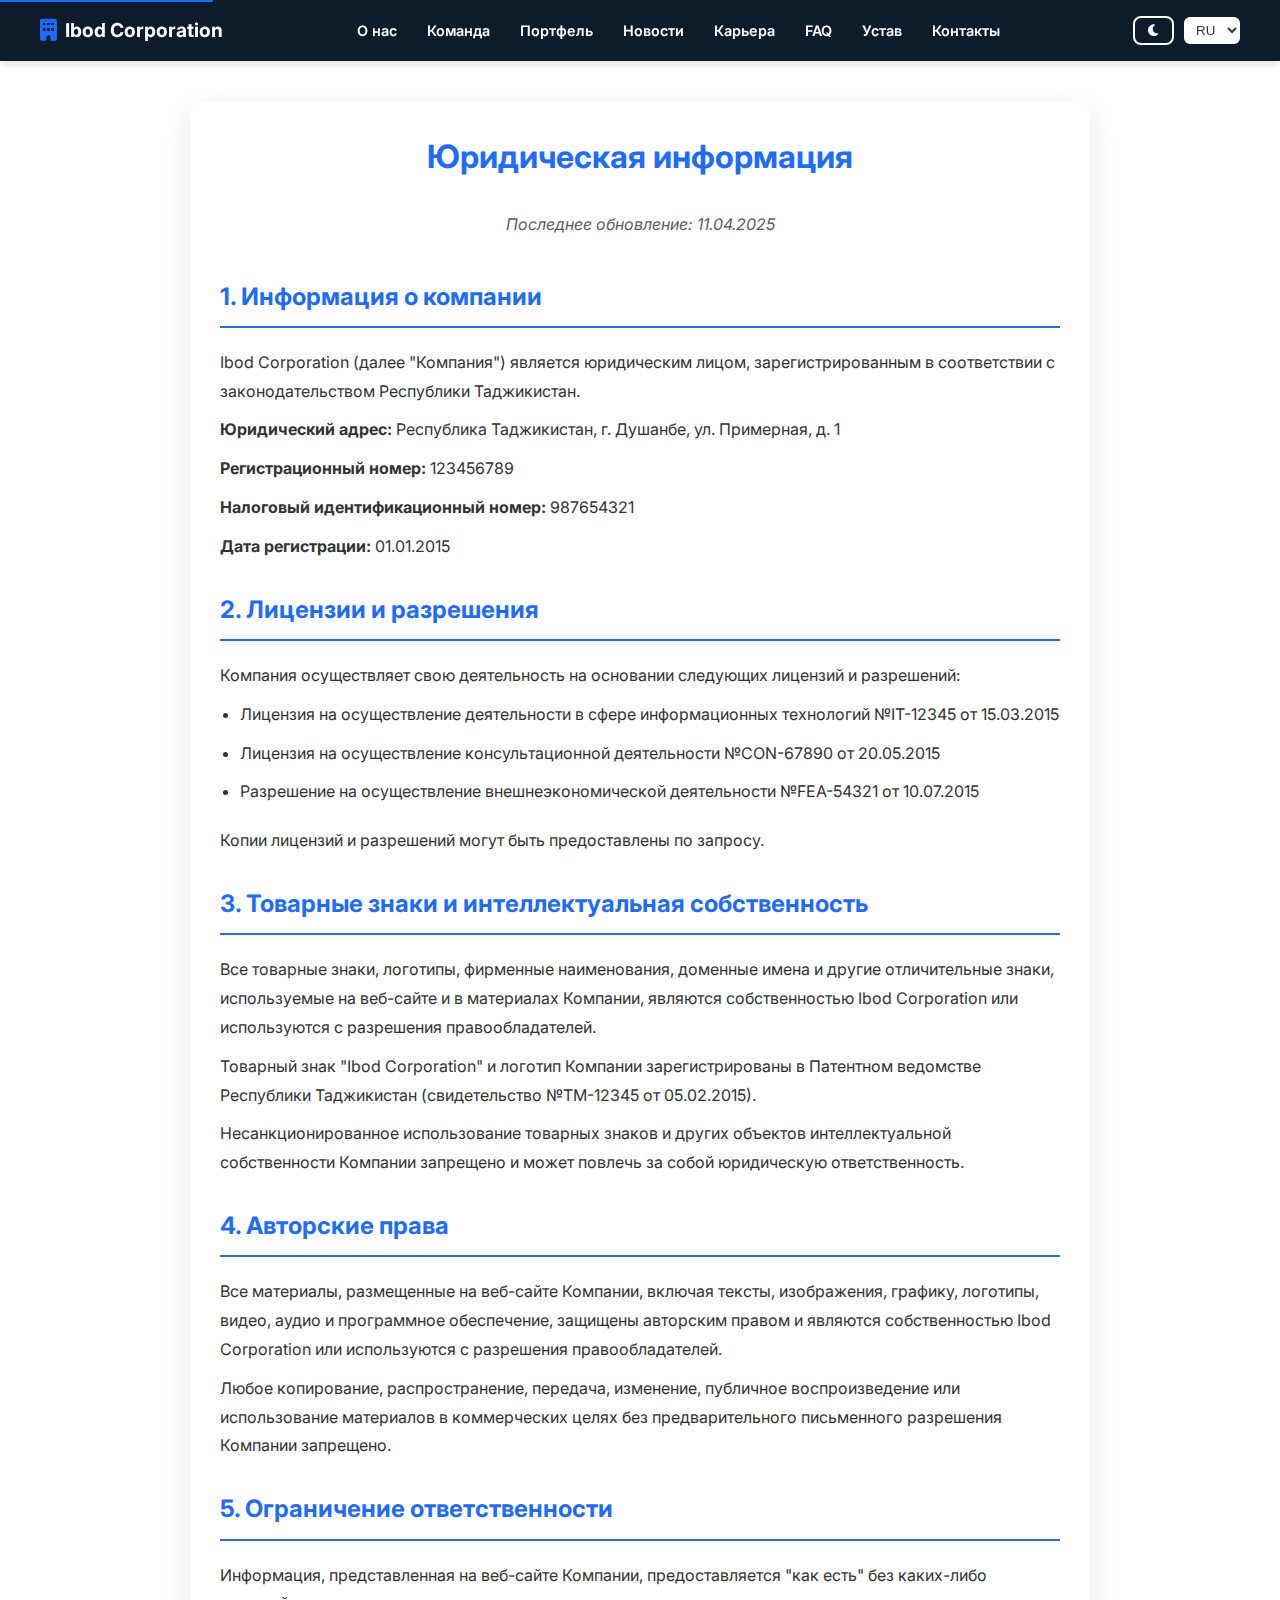
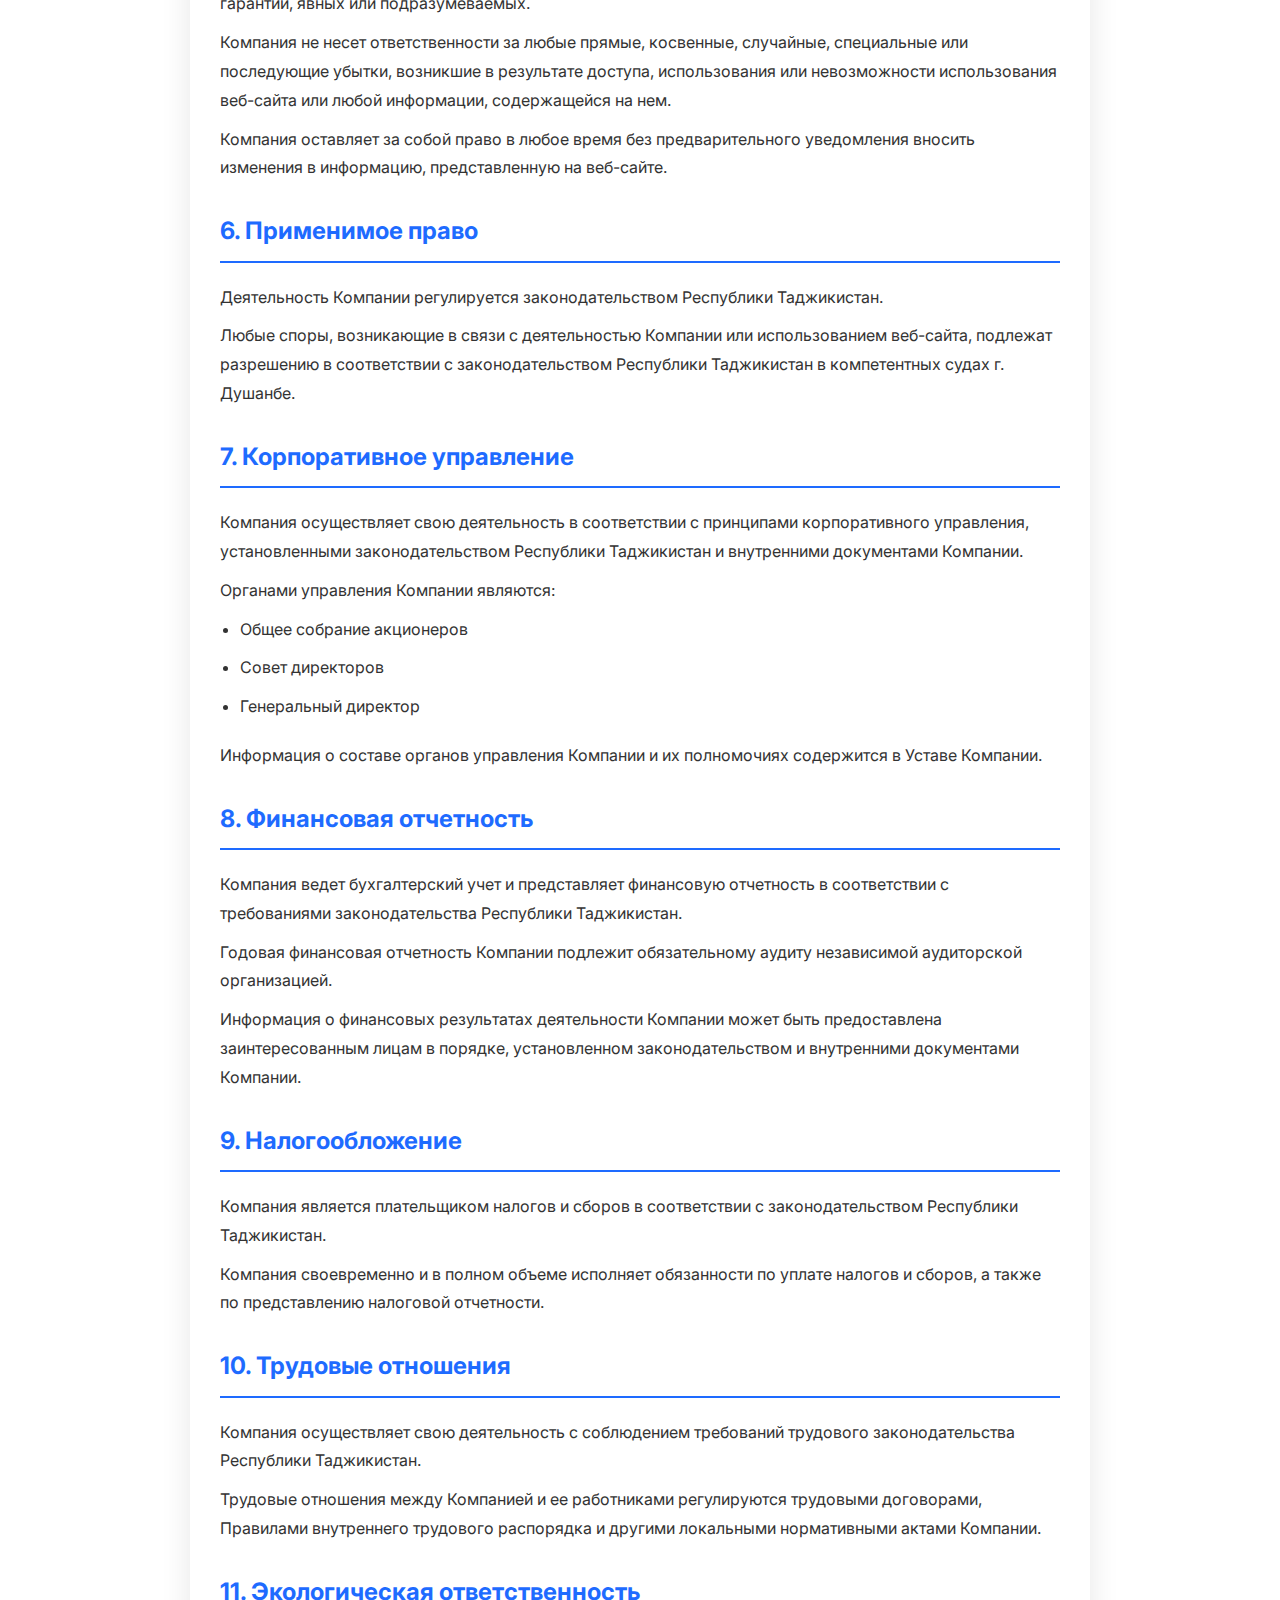
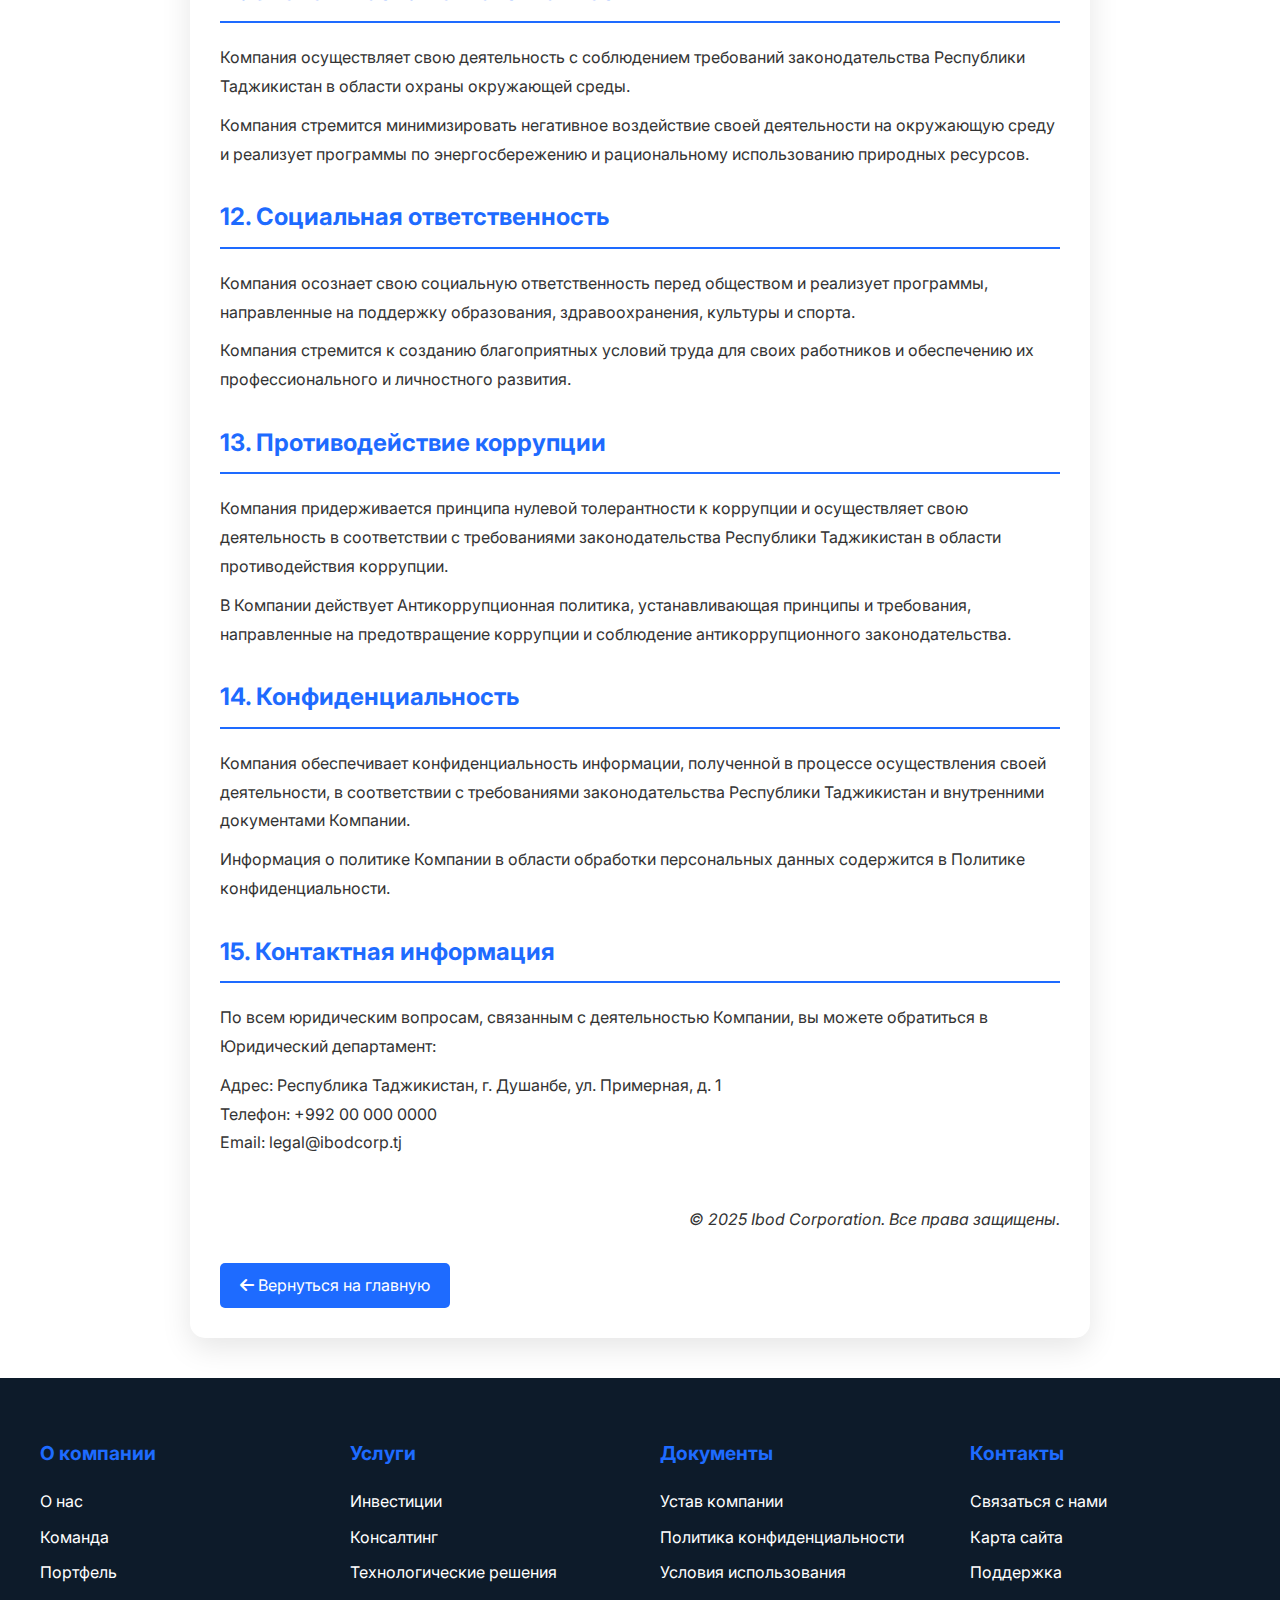
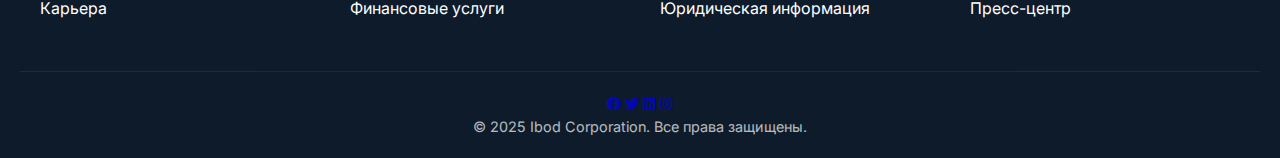
<file: documents/legal.html>
<!DOCTYPE html>
<html lang="ru">
<head>
  <meta charset="UTF-8">
  <meta name="viewport" content="width=device-width, initial-scale=1">
  <title>Юридическая информация - Ibod Corporation</title>
  <link href="https://fonts.googleapis.com/css2?family=Inter:wght@400;600;700&display=swap" rel="stylesheet">
  <link rel="stylesheet" href="https://cdnjs.cloudflare.com/ajax/libs/font-awesome/6.0.0/css/all.min.css">
  <link rel="stylesheet" href="../css/styles.css">
  <link rel="stylesheet" href="../css/additional-styles.css">
  <style>
    .document-container {
      max-width: 900px;
      margin: 40px auto;
      padding: 30px;
      background-color: var(--bg);
      border-radius: 15px;
      box-shadow: 0 10px 30px rgba(0, 0, 0, 0.1);
    }
    
    .document-title {
      text-align: center;
      margin-bottom: 30px;
      color: var(--accent);
    }
    
    .document-subtitle {
      text-align: center;
      font-style: italic;
      margin-bottom: 40px;
      color: var(--text);
      opacity: 0.8;
    }
    
    .document-section {
      margin-bottom: 30px;
    }
    
    .document-section h2 {
      color: var(--accent);
      border-bottom: 2px solid var(--accent);
      padding-bottom: 10px;
      margin-bottom: 20px;
    }
    
    .document-section h3 {
      margin-top: 20px;
      margin-bottom: 10px;
    }
    
    .document-section p, .document-section li {
      line-height: 1.8;
      margin-bottom: 10px;
    }
    
    .document-section ul {
      padding-left: 20px;
      margin-bottom: 20px;
    }
    
    .document-footer {
      margin-top: 50px;
      text-align: right;
      font-style: italic;
    }
    
    .back-to-home {
      display: inline-block;
      margin-top: 30px;
      padding: 10px 20px;
      background-color: var(--accent);
      color: white;
      text-decoration: none;
      border-radius: 5px;
      transition: all 0.3s;
    }
    
    .back-to-home:hover {
      transform: translateY(-3px);
      box-shadow: 0 5px 15px rgba(0, 201, 167, 0.3);
    }
    
    @media (max-width: 768px) {
      .document-container {
        padding: 20px;
      }
    }
  </style>
</head>
<body>
<header>
  <div class="logo"><i class="fas fa-building logo-icon"></i> <strong>Ibod Corporation</strong></div>
  <nav>
    <a href="../index.html#about">О нас</a>
    <a href="../index.html#team">Команда</a>
    <a href="../index.html#portfolio">Портфель</a>
    <a href="../index.html#news">Новости</a>
    <a href="../index.html#career">Карьера</a>
    <a href="../index.html#faq">FAQ</a>
    <a href="../charter.html">Устав</a>
    <a href="../index.html#contact">Контакты</a>
  </nav>
  <div class="controls">
    <button class="theme-toggle" onclick="toggleTheme()"><i class="fas fa-moon"></i></button>
    <select id="langSwitcher" onchange="switchLang(this.value)">
      <option value="ru">RU</option>
      <option value="en">EN</option>
      <option value="tj">TJ</option>
    </select>
  </div>
  
  <!-- Гамбургер меню для мобильных устройств -->
  <div class="hamburger-menu" id="hamburgerMenu">
    <span></span>
    <span></span>
    <span></span>
  </div>
</header>

<!-- Мобильное меню -->
<div class="mobile-nav" id="mobileNav">
  <a href="../index.html#about">О нас</a>
  <a href="../index.html#team">Команда</a>
  <a href="../index.html#portfolio">Портфель</a>
  <a href="../index.html#news">Новости</a>
  <a href="../index.html#career">Карьера</a>
  <a href="../index.html#faq">FAQ</a>
  <a href="../charter.html">Устав</a>
  <a href="../index.html#contact">Контакты</a>
  <div class="mobile-controls">
    <button class="theme-toggle" onclick="toggleTheme()"><i class="fas fa-moon"></i> Тема</button>
    <select id="mobileLangSwitcher" onchange="switchLang(this.value)">
      <option value="ru">Русский</option>
      <option value="en">English</option>
      <option value="tj">Тоҷикӣ</option>
    </select>
  </div>
</div>

<!-- Затемнение фона при открытом мобильном меню -->
<div class="overlay" id="overlay"></div>

<div class="document-container">
  <h1 class="document-title">Юридическая информация</h1>
  <p class="document-subtitle">Последнее обновление: 11.04.2025</p>

  <div class="document-section">
    <h2>1. Информация о компании</h2>
    <p>Ibod Corporation (далее "Компания") является юридическим лицом, зарегистрированным в соответствии с законодательством Республики Таджикистан.</p>
    <p><strong>Юридический адрес:</strong> Республика Таджикистан, г. Душанбе, ул. Примерная, д. 1</p>
    <p><strong>Регистрационный номер:</strong> 123456789</p>
    <p><strong>Налоговый идентификационный номер:</strong> 987654321</p>
    <p><strong>Дата регистрации:</strong> 01.01.2015</p>
  </div>

  <div class="document-section">
    <h2>2. Лицензии и разрешения</h2>
    <p>Компания осуществляет свою деятельность на основании следующих лицензий и разрешений:</p>
    <ul>
      <li>Лицензия на осуществление деятельности в сфере информационных технологий №IT-12345 от 15.03.2015</li>
      <li>Лицензия на осуществление консультационной деятельности №CON-67890 от 20.05.2015</li>
      <li>Разрешение на осуществление внешнеэкономической деятельности №FEA-54321 от 10.07.2015</li>
    </ul>
    <p>Копии лицензий и разрешений могут быть предоставлены по запросу.</p>
  </div>

  <div class="document-section">
    <h2>3. Товарные знаки и интеллектуальная собственность</h2>
    <p>Все товарные знаки, логотипы, фирменные наименования, доменные имена и другие отличительные знаки, используемые на веб-сайте и в материалах Компании, являются собственностью Ibod Corporation или используются с разрешения правообладателей.</p>
    <p>Товарный знак "Ibod Corporation" и логотип Компании зарегистрированы в Патентном ведомстве Республики Таджикистан (свидетельство №TM-12345 от 05.02.2015).</p>
    <p>Несанкционированное использование товарных знаков и других объектов интеллектуальной собственности Компании запрещено и может повлечь за собой юридическую ответственность.</p>
  </div>

  <div class="document-section">
    <h2>4. Авторские права</h2>
    <p>Все материалы, размещенные на веб-сайте Компании, включая тексты, изображения, графику, логотипы, видео, аудио и программное обеспечение, защищены авторским правом и являются собственностью Ibod Corporation или используются с разрешения правообладателей.</p>
    <p>Любое копирование, распространение, передача, изменение, публичное воспроизведение или использование материалов в коммерческих целях без предварительного письменного разрешения Компании запрещено.</p>
  </div>

  <div class="document-section">
    <h2>5. Ограничение ответственности</h2>
    <p>Информация, представленная на веб-сайте Компании, предоставляется "как есть" без каких-либо гарантий, явных или подразумеваемых.</p>
    <p>Компания не несет ответственности за любые прямые, косвенные, случайные, специальные или последующие убытки, возникшие в результате доступа, использования или невозможности использования веб-сайта или любой информации, содержащейся на нем.</p>
    <p>Компания оставляет за собой право в любое время без предварительного уведомления вносить изменения в информацию, представленную на веб-сайте.</p>
  </div>

  <div class="document-section">
    <h2>6. Применимое право</h2>
    <p>Деятельность Компании регулируется законодательством Республики Таджикистан.</p>
    <p>Любые споры, возникающие в связи с деятельностью Компании или использованием веб-сайта, подлежат разрешению в соответствии с законодательством Республики Таджикистан в компетентных судах г. Душанбе.</p>
  </div>

  <div class="document-section">
    <h2>7. Корпоративное управление</h2>
    <p>Компания осуществляет свою деятельность в соответствии с принципами корпоративного управления, установленными законодательством Республики Таджикистан и внутренними документами Компании.</p>
    <p>Органами управления Компании являются:</p>
    <ul>
      <li>Общее собрание акционеров</li>
      <li>Совет директоров</li>
      <li>Генеральный директор</li>
    </ul>
    <p>Информация о составе органов управления Компании и их полномочиях содержится в Уставе Компании.</p>
  </div>

  <div class="document-section">
    <h2>8. Финансовая отчетность</h2>
    <p>Компания ведет бухгалтерский учет и представляет финансовую отчетность в соответствии с требованиями законодательства Республики Таджикистан.</p>
    <p>Годовая финансовая отчетность Компании подлежит обязательному аудиту независимой аудиторской организацией.</p>
    <p>Информация о финансовых результатах деятельности Компании может быть предоставлена заинтересованным лицам в порядке, установленном законодательством и внутренними документами Компании.</p>
  </div>

  <div class="document-section">
    <h2>9. Налогообложение</h2>
    <p>Компания является плательщиком налогов и сборов в соответствии с законодательством Республики Таджикистан.</p>
    <p>Компания своевременно и в полном объеме исполняет обязанности по уплате налогов и сборов, а также по представлению налоговой отчетности.</p>
  </div>

  <div class="document-section">
    <h2>10. Трудовые отношения</h2>
    <p>Компания осуществляет свою деятельность с соблюдением требований трудового законодательства Республики Таджикистан.</p>
    <p>Трудовые отношения между Компанией и ее работниками регулируются трудовыми договорами, Правилами внутреннего трудового распорядка и другими локальными нормативными актами Компании.</p>
  </div>

  <div class="document-section">
    <h2>11. Экологическая ответственность</h2>
    <p>Компания осуществляет свою деятельность с соблюдением требований законодательства Республики Таджикистан в области охраны окружающей среды.</p>
    <p>Компания стремится минимизировать негативное воздействие своей деятельности на окружающую среду и реализует программы по энергосбережению и рациональному использованию природных ресурсов.</p>
  </div>

  <div class="document-section">
    <h2>12. Социальная ответственность</h2>
    <p>Компания осознает свою социальную ответственность перед обществом и реализует программы, направленные на поддержку образования, здравоохранения, культуры и спорта.</p>
    <p>Компания стремится к созданию благоприятных условий труда для своих работников и обеспечению их профессионального и личностного развития.</p>
  </div>

  <div class="document-section">
    <h2>13. Противодействие коррупции</h2>
    <p>Компания придерживается принципа нулевой толерантности к коррупции и осуществляет свою деятельность в соответствии с требованиями законодательства Республики Таджикистан в области противодействия коррупции.</p>
    <p>В Компании действует Антикоррупционная политика, устанавливающая принципы и требования, направленные на предотвращение коррупции и соблюдение антикоррупционного законодательства.</p>
  </div>

  <div class="document-section">
    <h2>14. Конфиденциальность</h2>
    <p>Компания обеспечивает конфиденциальность информации, полученной в процессе осуществления своей деятельности, в соответствии с требованиями законодательства Республики Таджикистан и внутренними документами Компании.</p>
    <p>Информация о политике Компании в области обработки персональных данных содержится в Политике конфиденциальности.</p>
  </div>

  <div class="document-section">
    <h2>15. Контактная информация</h2>
    <p>По всем юридическим вопросам, связанным с деятельностью Компании, вы можете обратиться в Юридический департамент:</p>
    <p>
      Адрес: Республика Таджикистан, г. Душанбе, ул. Примерная, д. 1<br>
      Телефон: +992 00 000 0000<br>
      Email: legal@ibodcorp.tj
    </p>
  </div>

  <div class="document-footer">
    <p>© 2025 Ibod Corporation. Все права защищены.</p>
  </div>

  <a href="../index.html" class="back-to-home"><i class="fas fa-arrow-left"></i> Вернуться на главную</a>
</div>

<footer>
  <div class="footer-content">
    <div class="footer-column">
      <h3>О компании</h3>
      <ul>
        <li><a href="../index.html#about">О нас</a></li>
        <li><a href="../index.html#team">Команда</a></li>
        <li><a href="../index.html#portfolio">Портфель</a></li>
        <li><a href="../index.html#career">Карьера</a></li>
      </ul>
    </div>
    <div class="footer-column">
      <h3>Услуги</h3>
      <ul>
        <li><a href="#">Инвестиции</a></li>
        <li><a href="#">Консалтинг</a></li>
        <li><a href="#">Технологические решения</a></li>
        <li><a href="#">Финансовые услуги</a></li>
      </ul>
    </div>
    <div class="footer-column">
      <h3>Документы</h3>
      <ul>
        <li><a href="../charter.html">Устав компании</a></li>
        <li><a href="privacy-policy.html">Политика конфиденциальности</a></li>
        <li><a href="terms.html">Условия использования</a></li>
        <li><a href="legal.html">Юридическая информация</a></li>
      </ul>
    </div>
    <div class="footer-column">
      <h3>Контакты</h3>
      <ul>
        <li><a href="../index.html#contact">Связаться с нами</a></li>
        <li><a href="#">Карта сайта</a></li>
        <li><a href="#">Поддержка</a></li>
        <li><a href="#">Пресс-центр</a></li>
      </ul>
    </div>
  </div>
  <div class="footer-bottom">
    <div class="social-links">
      <a href="#"><i class="fab fa-facebook"></i></a>
      <a href="#"><i class="fab fa-twitter"></i></a>
      <a href="#"><i class="fab fa-linkedin"></i></a>
      <a href="#"><i class="fab fa-instagram"></i></a>
    </div>
    <p>&copy; 2025 Ibod Corporation. Все права защищены.</p>
  </div>
</footer>

<script src="../js/script.js"></script>
</body>
</html>
</file>
<file: css/styles.css>
:root {
  --bg: #ffffff;
  --bg-rgb: 255, 255, 255;
  --text: #333333;
  --accent: #1e6bff;
  --accent-dark: #0047cc;
  --header-bg: #0d1b2a;
  --card-bg: #f8f9fa;
  --shadow: rgba(0, 0, 0, 0.1);
}

[data-theme="dark"] {
  --bg: #121212;
  --bg-rgb: 18, 18, 18;
  --text: #e0e0e0;
  --accent: #4d8bff;
  --accent-dark: #2970ff;
  --header-bg: #0a1622;
  --card-bg: #1e1e1e;
  --shadow: rgba(0, 0, 0, 0.3);
}

* {
  box-sizing: border-box;
  margin: 0;
  padding: 0;
}

body {
  margin: 0;
  font-family: 'Inter', sans-serif;
  background-color: var(--bg);
  color: var(--text);
  scroll-behavior: smooth;
  transition: background 0.3s, color 0.3s;
  line-height: 1.6;
  overflow-x: hidden;
}

header {
  background-color: var(--header-bg);
  color: #ffffff;
  padding: 15px 40px;
  display: flex;
  justify-content: space-between;
  align-items: center;
  box-shadow: 0 4px 6px rgba(0,0,0,0.1);
  position: sticky;
  top: 0;
  z-index: 1000;
}

.logo {
  display: flex;
  align-items: center;
  font-size: 1.2rem;
}

.logo-icon {
  color: var(--accent);
  margin-right: 8px;
  font-size: 1.4rem;
}

nav {
  display: flex;
  align-items: center;
}

nav a {
  margin: 0 15px;
  text-decoration: none;
  color: #ffffff;
  font-weight: 600;
  position: relative;
  transition: color 0.3s;
  font-size: 0.9rem;
}

nav a::after {
  content: '';
  position: absolute;
  left: 0;
  bottom: -5px;
  width: 0;
  height: 2px;
  background: var(--accent);
  transition: 0.3s;
}

nav a:hover::after,
nav a.active::after {
  width: 100%;
}

nav a.active {
  color: var(--accent);
}

.controls {
  display: flex;
  align-items: center;
  gap: 10px;
}

.theme-toggle {
  background: none;
  border: 2px solid #fff;
  color: #fff;
  padding: 5px 12px;
  border-radius: 8px;
  cursor: pointer;
  transition: all 0.3s;
}

.theme-toggle:hover {
  background: rgba(255, 255, 255, 0.1);
}

#langSwitcher {
  padding: 5px 8px;
  border-radius: 6px;
  border: none;
  background-color: #ffffff;
  color: #333;
  cursor: pointer;
}

/* Гамбургер меню */
.hamburger-menu {
  display: none;
  flex-direction: column;
  justify-content: space-between;
  width: 30px;
  height: 20px;
  cursor: pointer;
  z-index: 1001;
}

.hamburger-menu span {
  display: block;
  height: 3px;
  width: 100%;
  background-color: #fff;
  border-radius: 3px;
  transition: all 0.3s;
}

/* Мобильное меню */
.mobile-nav {
  position: fixed;
  top: 0;
  right: -100%;
  width: 80%;
  max-width: 300px;
  height: 100vh;
  background-color: var(--header-bg);
  padding: 80px 20px 20px;
  z-index: 999;
  transition: right 0.3s ease;
  display: flex;
  flex-direction: column;
  overflow-y: auto;
}

.mobile-nav a {
  display: block;
  padding: 15px 0;
  text-decoration: none;
  color: #fff;
  font-weight: 600;
  border-bottom: 1px solid rgba(255, 255, 255, 0.1);
  transition: color 0.3s;
}

.mobile-nav a:hover,
.mobile-nav a.active {
  color: var(--accent);
}

.mobile-controls {
  margin-top: 20px;
  display: flex;
  flex-direction: column;
  gap: 15px;
}

.mobile-controls .theme-toggle {
  width: 100%;
  display: flex;
  justify-content: center;
  align-items: center;
  gap: 10px;
}

.mobile-controls select {
  width: 100%;
  padding: 10px;
  border-radius: 8px;
  border: none;
}

/* Затемнение фона при открытом мобильном меню */
.overlay {
  position: fixed;
  top: 0;
  left: 0;
  width: 100%;
  height: 100%;
  background-color: rgba(0, 0, 0, 0.7);
  z-index: 998;
  opacity: 0;
  visibility: hidden;
  transition: opacity 0.3s, visibility 0.3s;
}

/* Класс для открытого мобильного меню */
.mobile-nav-open .mobile-nav {
  right: 0;
}

.mobile-nav-open .overlay {
  opacity: 1;
  visibility: visible;
}

/* Анимация гамбургер-меню */
.mobile-nav-open .hamburger-menu span:nth-child(1) {
  transform: translateY(8px) rotate(45deg);
}

.mobile-nav-open .hamburger-menu span:nth-child(2) {
  opacity: 0;
}

.mobile-nav-open .hamburger-menu span:nth-child(3) {
  transform: translateY(-8px) rotate(-45deg);
}

/* Hero секция */
.hero {
  position: relative;
  background: linear-gradient(135deg, #0d1b2a 0%, #1b263b 100%);
  color: #fff;
  padding: 80px 20px;
  text-align: center;
  overflow: hidden;
  min-height: 500px;
  display: flex;
  align-items: center;
  justify-content: center;
}

.hero-content {
  max-width: 800px;
  position: relative;
  z-index: 2;
}

.hero h1 {
  font-size: 3.5rem;
  margin-bottom: 20px;
  line-height: 1.2;
  display: flex;
  flex-direction: column;
  align-items: center;
}

.title-word {
  display: inline-block;
  animation: color-animation 4s linear infinite;
}

.title-word-1 {
  animation-delay: 0s;
}

.title-word-2 {
  animation-delay: 0.5s;
}

.title-word-3 {
  animation-delay: 1s;
}

@keyframes color-animation {
  0% { color: #ffffff; }
  32% { color: #ffffff; }
  33% { color: var(--accent); }
  65% { color: var(--accent); }
  66% { color: #ffffff; }
  100% { color: #ffffff; }
}

.hero p {
  font-size: 1.2rem;
  margin-bottom: 30px;
  max-width: 600px;
  margin-left: auto;
  margin-right: auto;
}

.hero-buttons {
  display: flex;
  justify-content: center;
  gap: 20px;
  margin-top: 30px;
}

.hero-btn {
  padding: 12px 30px;
  border-radius: 30px;
  font-weight: 600;
  cursor: pointer;
  transition: all 0.3s;
  border: none;
  font-size: 1rem;
}

.hero-btn.primary {
  background-color: var(--accent);
  color: #fff;
}

.hero-btn.primary:hover {
  background-color: var(--accent-dark);
  transform: translateY(-3px);
  box-shadow: 0 10px 20px rgba(30, 107, 255, 0.3);
}

.hero-btn.secondary {
  background-color: transparent;
  color: #fff;
  border: 2px solid #fff;
}

.hero-btn.secondary:hover {
  background-color: rgba(255, 255, 255, 0.1);
  transform: translateY(-3px);
  box-shadow: 0 10px 20px rgba(255, 255, 255, 0.1);
}

/* Декоративные элементы для hero секции */
.hero-decoration {
  position: absolute;
  top: 0;
  left: 0;
  width: 100%;
  height: 100%;
  overflow: hidden;
}

.circle {
  position: absolute;
  border-radius: 50%;
  opacity: 0.1;
}

.circle-1 {
  width: 300px;
  height: 300px;
  background-color: var(--accent);
  top: -100px;
  left: -100px;
  animation: float 15s infinite ease-in-out;
}

.circle-2 {
  width: 200px;
  height: 200px;
  background-color: #4361ee;
  bottom: -50px;
  right: 10%;
  animation: float 12s infinite ease-in-out reverse;
}

.circle-3 {
  width: 150px;
  height: 150px;
  background-color: #f72585;
  top: 20%;
  right: -50px;
  animation: float 10s infinite ease-in-out 2s;
}

.square {
  position: absolute;
  width: 100px;
  height: 100px;
  background-color: #7209b7;
  opacity: 0.1;
  top: 40%;
  left: 10%;
  transform: rotate(45deg);
  animation: rotate 20s infinite linear;
}

.triangle {
  position: absolute;
  width: 0;
  height: 0;
  border-left: 50px solid transparent;
  border-right: 50px solid transparent;
  border-bottom: 100px solid #3a0ca3;
  opacity: 0.1;
  bottom: 10%;
  left: 20%;
  animation: float 18s infinite ease-in-out 1s;
}

.dots {
  position: absolute;
  width: 100%;
  height: 100%;
  background-image: radial-gradient(rgba(255, 255, 255, 0.1) 1px, transparent 1px);
  background-size: 30px 30px;
}

.wave {
  position: absolute;
  bottom: 0;
  left: 0;
  width: 100%;
  height: 50px;
  background: url('data:image/svg+xml;utf8,<svg viewBox="0 0 1200 120" xmlns="http://www.w3.org/2000/svg"><path d="M0,0V46.29c47.79,22.2,103.59,32.17,158,28,70.36-5.37,136.33-33.31,206.8-37.5C438.64,32.43,512.34,53.67,583,72.05c69.27,18,138.3,24.88,209.4,13.08,36.15-6,69.85-17.84,104.45-29.34C989.49,25,1113-14.29,1200,52.47V0Z" opacity=".25" fill="%23FFFFFF"/><path d="M0,0V15.81C13,36.92,27.64,56.86,47.69,72.05,99.41,111.27,165,111,224.58,91.58c31.15-10.15,60.09-26.07,89.67-39.8,40.92-19,84.73-46,130.83-49.67,36.26-2.85,70.9,9.42,98.6,31.56,31.77,25.39,62.32,62,103.63,73,40.44,10.79,81.35-6.69,119.13-24.28s75.16-39,116.92-43.05c59.73-5.85,113.28,22.88,168.9,38.84,30.2,8.66,59,6.17,87.09-7.5,22.43-10.89,48-26.93,60.65-49.24V0Z" opacity=".5" fill="%23FFFFFF"/><path d="M0,0V5.63C149.93,59,314.09,71.32,475.83,42.57c43-7.64,84.23-20.12,127.61-26.46,59-8.63,112.48,12.24,165.56,35.4C827.93,77.22,886,95.24,951.2,90c86.53-7,172.46-45.71,248.8-84.81V0Z" fill="%23FFFFFF"/></svg>');
  background-size: cover;
}

.glow {
  position: absolute;
  border-radius: 50%;
  filter: blur(30px);
}

.glow-1 {
  width: 200px;
  height: 200px;
  background-color: rgba(30, 107, 255, 0.3);
  top: 20%;
  left: 10%;
  animation: pulse 8s infinite alternate;
}

.glow-2 {
  width: 300px;
  height: 300px;
  background-color: rgba(114, 9, 183, 0.2);
  bottom: 10%;
  right: 5%;
  animation: pulse 12s infinite alternate-reverse;
}

.floating-icon {
  position: absolute;
  color: rgba(255, 255, 255, 0.2);
  animation: float 10s infinite ease-in-out;
}

.icon-1 {
  font-size: 2rem;
  top: 20%;
  left: 15%;
}

.icon-2 {
  font-size: 1.5rem;
  top: 30%;
  right: 20%;
  animation-delay: 2s;
}

.icon-3 {
  font-size: 2.5rem;
  bottom: 25%;
  left: 25%;
  animation-delay: 1s;
}

.icon-4 {
  font-size: 2rem;
  bottom: 15%;
  right: 15%;
  animation-delay: 3s;
}

@keyframes float {
  0%, 100% {
    transform: translateY(0) rotate(0deg);
  }
  50% {
    transform: translateY(-20px) rotate(5deg);
  }
}

@keyframes rotate {
  0% {
    transform: rotate(0deg);
  }
  100% {
    transform: rotate(360deg);
  }
}

@keyframes pulse {
  0% {
    opacity: 0.3;
    transform: scale(0.8);
  }
  100% {
    opacity: 0.6;
    transform: scale(1.2);
  }
}

/* Общие стили для секций */
section {
  padding: 80px 20px;
  text-align: center;
}

section h2 {
  font-size: 2.5rem;
  margin-bottom: 40px;
  position: relative;
  display: inline-block;
}

section h2::after {
  content: '';
  position: absolute;
  bottom: -10px;
  left: 50%;
  transform: translateX(-50%);
  width: 50px;
  height: 3px;
  background-color: var(--accent);
}

/* Стили для карточек */
.card {
  background-color: var(--card-bg);
  border-radius: 15px;
  padding: 30px;
  margin: 15px;
  box-shadow: 0 10px 30px var(--shadow);
  transition: all 0.3s;
  flex: 1;
  min-width: 250px;
}

.card:hover {
  transform: translateY(-10px);
  box-shadow: 0 15px 40px var(--shadow);
}

.card h3 {
  margin: 15px 0;
  color: var(--text);
}

.card p {
  color: var(--text);
  opacity: 0.8;
}

/* Стили для секции команды */
.team {
  display: flex;
  flex-wrap: wrap;
  justify-content: center;
  gap: 30px;
  max-width: 1200px;
  margin: 0 auto;
}

.team-card {
  text-align: center;
  max-width: 300px;
}

.team-photo-container {
  width: 250px;
  height: 300px;
  border-radius: 15px;
  overflow: hidden;
  margin: 0 auto 20px;
  border: 3px solid var(--accent);
}

.team-photo-container img {
  width: 100%;
  height: 100%;
  object-fit: cover;
}

.social-icons {
  display: flex;
  justify-content: center;
  gap: 15px;
  margin-top: 15px;
}

.social-icons a {
  display: flex;
  align-items: center;
  justify-content: center;
  width: 36px;
  height: 36px;
  border-radius: 50%;
  background-color: var(--accent);
  color: white;
  transition: all 0.3s;
}

.social-icons a:hover {
  transform: translateY(-3px);
  box-shadow: 0 5px 15px rgba(30, 107, 255, 0.3);
}

/* Стили для секции портфеля */
.portfolio {
  display: flex;
  flex-wrap: wrap;
  justify-content: center;
  gap: 30px;
  max-width: 1200px;
  margin: 0 auto;
}

/* Стили для секции цитаты */
.quote-section {
  background-color: var(--header-bg);
  color: white;
  padding: 60px 20px;
}

.quote-container {
  max-width: 800px;
  margin: 0 auto;
}

.quote-text {
  font-size: 2rem;
  font-style: italic;
  line-height: 1.4;
  position: relative;
}

.quote-text::before,
.quote-text::after {
  content: '"';
  font-size: 4rem;
  color: var(--accent);
  position: absolute;
  opacity: 0.3;
}

.quote-text::before {
  top: -20px;
  left: -20px;
}

.quote-text::after {
  bottom: -40px;
  right: -20px;
}

/* Стили для CTA секции */
.cta-glass {
  background: linear-gradient(135deg, rgba(30, 107, 255, 0.1) 0%, rgba(114, 9, 183, 0.1) 100%);
  backdrop-filter: blur(10px);
  -webkit-backdrop-filter: blur(10px);
  border-radius: 20px;
  padding: 60px 40px;
  margin: 80px auto;
  max-width: 900px;
  text-align: center;
  box-shadow: 0 10px 30px rgba(0, 0, 0, 0.1);
  border: 1px solid rgba(255, 255, 255, 0.1);
}

.cta-glass h2 {
  font-size: 2.5rem;
  margin-bottom: 20px;
}

.cta-glass p {
  font-size: 1.2rem;
  margin-bottom: 30px;
  max-width: 600px;
  margin-left: auto;
  margin-right: auto;
}

.cta-glass button {
  padding: 12px 30px;
  border-radius: 30px;
  background-color: var(--accent);
  color: white;
  font-weight: 600;
  border: none;
  cursor: pointer;
  transition: all 0.3s;
  font-size: 1rem;
}

.cta-glass button:hover {
  background-color: var(--accent-dark);
  transform: translateY(-3px);
  box-shadow: 0 10px 20px rgba(30, 107, 255, 0.3);
}

/* Стили для секции новостей */
.news-carousel-container {
  max-width: 1200px;
  margin: 0 auto;
  position: relative;
}

.news-carousel {
  display: flex;
  overflow: hidden;
  margin-bottom: 30px;
}

.news-item {
  flex: 0 0 100%;
  padding: 20px;
  transition: transform 0.5s ease;
}

.news-card {
  background-color: var(--card-bg);
  border-radius: 15px;
  overflow: hidden;
  box-shadow: 0 10px 30px var(--shadow);
}

.news-image {
  width: 100%;
  height: 200px;
  object-fit: cover;
}

.news-content {
  padding: 20px;
}

.news-date {
  font-size: 0.9rem;
  color: var(--accent);
  margin-bottom: 10px;
}

.news-title {
  font-size: 1.5rem;
  margin-bottom: 10px;
}

.news-excerpt {
  margin-bottom: 15px;
  opacity: 0.8;
}

.news-link {
  display: inline-block;
  color: var(--accent);
  text-decoration: none;
  font-weight: 600;
  transition: all 0.3s;
}

.news-link:hover {
  color: var(--accent-dark);
  transform: translateX(5px);
}

.carousel-controls {
  display: flex;
  justify-content: center;
  gap: 20px;
  margin-top: 20px;
}

.carousel-control {
  width: 40px;
  height: 40px;
  border-radius: 50%;
  background-color: var(--accent);
  color: white;
  border: none;
  cursor: pointer;
  display: flex;
  align-items: center;
  justify-content: center;
  transition: all 0.3s;
}

.carousel-control:hover {
  background-color: var(--accent-dark);
  transform: translateY(-3px);
  box-shadow: 0 5px 15px rgba(30, 107, 255, 0.3);
}

.carousel-indicators {
  display: flex;
  justify-content: center;
  gap: 10px;
  margin-top: 20px;
}

.carousel-indicator {
  width: 10px;
  height: 10px;
  border-radius: 50%;
  background-color: var(--text);
  opacity: 0.3;
  cursor: pointer;
  transition: all 0.3s;
}

.carousel-indicator.active {
  opacity: 1;
  background-color: var(--accent);
}

/* Стили для секции карьеры */
.career {
  display: flex;
  flex-wrap: wrap;
  justify-content: center;
  gap: 30px;
  max-width: 1200px;
  margin: 0 auto;
}

.career-btn {
  display: inline-block;
  padding: 10px 20px;
  background-color: var(--accent);
  color: white;
  border: none;
  border-radius: 5px;
  cursor: pointer;
  transition: all 0.3s;
  margin-top: 15px;
}

.career-btn:hover {
  background-color: var(--accent-dark);
  transform: translateY(-3px);
  box-shadow: 0 5px 15px rgba(30, 107, 255, 0.3);
}

/* Стили для секции FAQ */
.faq-container {
  max-width: 800px;
  margin: 0 auto;
}

.faq-item {
  margin-bottom: 20px;
  border-radius: 10px;
  overflow: hidden;
  box-shadow: 0 5px 15px var(--shadow);
  background-color: var(--card-bg);
}

.faq-question {
  padding: 20px;
  display: flex;
  justify-content: space-between;
  align-items: center;
  cursor: pointer;
  transition: background-color 0.3s;
}

.faq-question:hover {
  background-color: rgba(30, 107, 255, 0.05);
}

.faq-question h3 {
  margin: 0;
  font-size: 1.2rem;
}

.faq-icon {
  transition: transform 0.3s;
}

.faq-answer {
  padding: 0 20px;
  max-height: 0;
  overflow: hidden;
  transition: max-height 0.3s, padding 0.3s;
}

.faq-item.active .faq-answer {
  padding: 0 20px 20px;
  max-height: 500px;
}

.faq-item.active .faq-icon {
  transform: rotate(180deg);
}

/* Стили для секции контактов */
.contact-form {
  max-width: 600px;
  margin: 0 auto;
  display: flex;
  flex-direction: column;
  gap: 20px;
}

.form-group {
  display: flex;
  flex-direction: column;
  text-align: left;
}

.form-group label {
  margin-bottom: 5px;
  font-weight: 600;
}

.form-group input,
.form-group textarea {
  padding: 12px;
  border-radius: 8px;
  border: 1px solid rgba(0, 0, 0, 0.1);
  background-color: var(--bg);
  color: var(--text);
  transition: all 0.3s;
}

.form-group input:focus,
.form-group textarea:focus {
  outline: none;
  border-color: var(--accent);
  box-shadow: 0 0 0 2px rgba(30, 107, 255, 0.2);
}

.form-group textarea {
  min-height: 150px;
  resize: vertical;
}

.submit-btn {
  padding: 12px 30px;
  border-radius: 30px;
  background-color: var(--accent);
  color: white;
  font-weight: 600;
  border: none;
  cursor: pointer;
  transition: all 0.3s;
  font-size: 1rem;
  align-self: center;
}

.submit-btn:hover {
  background-color: var(--accent-dark);
  transform: translateY(-3px);
  box-shadow: 0 10px 20px rgba(30, 107, 255, 0.3);
}

/* Стили для футера */
footer {
  background-color: var(--header-bg);
  color: #fff;
  padding: 60px 20px 20px;
}

.footer-content {
  max-width: 1200px;
  margin: 0 auto;
  display: grid;
  grid-template-columns: repeat(auto-fit, minmax(200px, 1fr));
  gap: 40px;
}

.footer-column h3 {
  font-size: 1.2rem;
  margin-bottom: 20px;
  color: var(--accent);
}

.footer-column ul {
  list-style: none;
  padding: 0;
}

.footer-column ul li {
  margin-bottom: 10px;
}

.footer-column ul li a {
  color: #fff;
  text-decoration: none;
  transition: all 0.3s;
}

.footer-column ul li a:hover {
  color: var(--accent);
  padding-left: 5px;
}

.footer-social {
  display: flex;
  gap: 15px;
  margin-top: 20px;
}

.footer-social a {
  display: flex;
  align-items: center;
  justify-content: center;
  width: 36px;
  height: 36px;
  border-radius: 50%;
  background-color: rgba(255, 255, 255, 0.1);
  color: white;
  transition: all 0.3s;
}

.footer-social a:hover {
  background-color: var(--accent);
  transform: translateY(-3px);
  box-shadow: 0 5px 15px rgba(30, 107, 255, 0.3);
}

.footer-bottom {
  margin-top: 40px;
  padding-top: 20px;
  border-top: 1px solid rgba(255, 255, 255, 0.1);
  text-align: center;
  font-size: 0.9rem;
  opacity: 0.7;
}

/* Стили для счетчиков */
.counter-container {
  display: flex;
  flex-wrap: wrap;
  justify-content: center;
  gap: 50px;
  max-width: 1200px;
  margin: 0 auto;
}

.counter-item {
  text-align: center;
}

.counter {
  font-size: 4rem;
  font-weight: 700;
  color: var(--accent);
  margin-bottom: 10px;
}

.counter-label {
  font-size: 1.2rem;
  opacity: 0.8;
}

/* Стили для анимации появления элементов */
.fade-in {
  opacity: 0;
  transform: translateY(20px);
  transition: opacity 0.6s, transform 0.6s;
}

.fade-in.visible {
  opacity: 1;
  transform: translateY(0);
}

/* Медиа-запросы для адаптивности */
@media (max-width: 1200px) {
  .hero h1 {
    font-size: 3rem;
  }
}

@media (max-width: 992px) {
  .hero h1 {
    font-size: 2.5rem;
  }
  
  .hero p {
    font-size: 1.1rem;
  }
  
  section h2 {
    font-size: 2.2rem;
  }
  
  .counter {
    font-size: 3.5rem;
  }
}

@media (max-width: 768px) {
  header {
    padding: 15px 20px;
  }
  
  nav {
    display: none;
  }
  
  .controls {
    display: none;
  }
  
  .hamburger-menu {
    display: flex;
  }
  
  .hero h1 {
    font-size: 2rem;
  }
  
  .hero p {
    font-size: 1rem;
  }
  
  .hero-buttons {
    flex-direction: column;
    gap: 15px;
  }
  
  section {
    padding: 60px 15px;
  }
  
  section h2 {
    font-size: 2rem;
  }
  
  .counter-container {
    gap: 30px;
  }
  
  .counter {
    font-size: 3rem;
  }
  
  .team-card {
    max-width: 100%;
  }
  
  .cta-glass {
    padding: 40px 20px;
  }
  
  .cta-glass h2 {
    font-size: 2rem;
  }
  
  .footer-content {
    grid-template-columns: 1fr;
    text-align: center;
  }
  
  .footer-column ul li a:hover {
    padding-left: 0;
  }
  
  .footer-social {
    justify-content: center;
  }
}

@media (max-width: 480px) {
  .hero h1 {
    font-size: 1.8rem;
  }
  
  section h2 {
    font-size: 1.8rem;
  }
  
  .counter {
    font-size: 2.5rem;
  }
  
  .counter-container {
    flex-direction: column;
    gap: 20px;
  }
}

/* Стили для анимации прокрутки */
.scroll-down {
  position: absolute;
  bottom: 30px;
  left: 50%;
  transform: translateX(-50%);
  display: flex;
  flex-direction: column;
  align-items: center;
  cursor: pointer;
  z-index: 2;
}

.scroll-down span {
  display: block;
  width: 20px;
  height: 20px;
  border-bottom: 2px solid #fff;
  border-right: 2px solid #fff;
  transform: rotate(45deg);
  margin: -10px;
  animation: scroll-down 2s infinite;
}

.scroll-down span:nth-child(2) {
  animation-delay: 0.2s;
}

.scroll-down span:nth-child(3) {
  animation-delay: 0.4s;
}

@keyframes scroll-down {
  0% {
    opacity: 0;
    transform: rotate(45deg) translate(-20px, -20px);
  }
  50% {
    opacity: 1;
  }
  100% {
    opacity: 0;
    transform: rotate(45deg) translate(20px, 20px);
  }
}

/* Стили для кнопки "Наверх" */
.back-to-top {
  position: fixed;
  bottom: 20px;
  right: 20px;
  width: 50px;
  height: 50px;
  border-radius: 50%;
  background-color: var(--accent);
  color: white;
  display: flex;
  align-items: center;
  justify-content: center;
  cursor: pointer;
  opacity: 0;
  visibility: hidden;
  transition: all 0.3s;
  z-index: 999;
  box-shadow: 0 5px 15px rgba(30, 107, 255, 0.3);
}

.back-to-top.visible {
  opacity: 1;
  visibility: visible;
}

.back-to-top:hover {
  background-color: var(--accent-dark);
  transform: translateY(-3px);
}

/* Стили для прелоадера */
.preloader {
  position: fixed;
  top: 0;
  left: 0;
  width: 100%;
  height: 100%;
  background-color: var(--bg);
  display: flex;
  align-items: center;
  justify-content: center;
  z-index: 9999;
  transition: opacity 0.5s, visibility 0.5s;
}

.preloader.hidden {
  opacity: 0;
  visibility: hidden;
}

.loader {
  width: 50px;
  height: 50px;
  border: 5px solid rgba(30, 107, 255, 0.2);
  border-radius: 50%;
  border-top-color: var(--accent);
  animation: spin 1s infinite linear;
}

@keyframes spin {
  0% {
    transform: rotate(0deg);
  }
  100% {
    transform: rotate(360deg);
  }
}

/* Стили для всплывающих подсказок */
.tooltip {
  position: relative;
  display: inline-block;
}

.tooltip .tooltip-text {
  visibility: hidden;
  width: 200px;
  background-color: var(--header-bg);
  color: #fff;
  text-align: center;
  border-radius: 6px;
  padding: 10px;
  position: absolute;
  z-index: 1;
  bottom: 125%;
  left: 50%;
  transform: translateX(-50%);
  opacity: 0;
  transition: opacity 0.3s;
  box-shadow: 0 5px 15px rgba(0, 0, 0, 0.2);
}

.tooltip .tooltip-text::after {
  content: "";
  position: absolute;
  top: 100%;
  left: 50%;
  margin-left: -5px;
  border-width: 5px;
  border-style: solid;
  border-color: var(--header-bg) transparent transparent transparent;
}

.tooltip:hover .tooltip-text {
  visibility: visible;
  opacity: 1;
}

/* Стили для модальных окон */
.modal {
  position: fixed;
  top: 0;
  left: 0;
  width: 100%;
  height: 100%;
  background-color: rgba(0, 0, 0, 0.7);
  display: flex;
  align-items: center;
  justify-content: center;
  z-index: 9999;
  opacity: 0;
  visibility: hidden;
  transition: all 0.3s;
}

.modal.open {
  opacity: 1;
  visibility: visible;
}

.modal-content {
  background-color: var(--bg);
  border-radius: 15px;
  padding: 30px;
  max-width: 600px;
  width: 90%;
  max-height: 90vh;
  overflow-y: auto;
  position: relative;
  box-shadow: 0 15px 40px rgba(0, 0, 0, 0.2);
  transform: scale(0.8);
  transition: transform 0.3s;
}

.modal.open .modal-content {
  transform: scale(1);
}

.modal-close {
  position: absolute;
  top: 15px;
  right: 15px;
  width: 30px;
  height: 30px;
  background: none;
  border: none;
  cursor: pointer;
  color: var(--text);
  font-size: 1.5rem;
  transition: all 0.3s;
}

.modal-close:hover {
  color: var(--accent);
  transform: rotate(90deg);
}

/* Стили для галереи */
.gallery {
  display: grid;
  grid-template-columns: repeat(auto-fill, minmax(250px, 1fr));
  gap: 20px;
  max-width: 1200px;
  margin: 0 auto;
}

.gallery-item {
  border-radius: 10px;
  overflow: hidden;
  position: relative;
  cursor: pointer;
  height: 200px;
}

.gallery-item img {
  width: 100%;
  height: 100%;
  object-fit: cover;
  transition: all 0.3s;
}

.gallery-item:hover img {
  transform: scale(1.1);
}

.gallery-overlay {
  position: absolute;
  top: 0;
  left: 0;
  width: 100%;
  height: 100%;
  background-color: rgba(30, 107, 255, 0.7);
  display: flex;
  align-items: center;
  justify-content: center;
  opacity: 0;
  transition: all 0.3s;
}

.gallery-item:hover .gallery-overlay {
  opacity: 1;
}

.gallery-overlay i {
  color: white;
  font-size: 2rem;
}

/* Стили для таймлайна */
.timeline {
  max-width: 800px;
  margin: 0 auto;
  position: relative;
}

.timeline::before {
  content: '';
  position: absolute;
  top: 0;
  left: 50%;
  transform: translateX(-50%);
  width: 2px;
  height: 100%;
  background-color: var(--accent);
}

.timeline-item {
  position: relative;
  margin-bottom: 50px;
}

.timeline-content {
  position: relative;
  width: calc(50% - 40px);
  padding: 20px;
  background-color: var(--card-bg);
  border-radius: 10px;
  box-shadow: 0 5px 15px var(--shadow);
}

.timeline-item:nth-child(odd) .timeline-content {
  margin-left: auto;
}

.timeline-content::before {
  content: '';
  position: absolute;
  top: 20px;
  width: 20px;
  height: 20px;
  background-color: var(--accent);
  border-radius: 50%;
}

.timeline-item:nth-child(odd) .timeline-content::before {
  left: -50px;
}

.timeline-item:nth-child(even) .timeline-content::before {
  right: -50px;
}

.timeline-date {
  color: var(--accent);
  font-weight: 600;
  margin-bottom: 10px;
}

@media (max-width: 768px) {
  .timeline::before {
    left: 30px;
  }
  
  .timeline-content {
    width: calc(100% - 80px);
    margin-left: 80px !important;
  }
  
  .timeline-content::before {
    left: -50px !important;
  }
}

/* Стили для анимации набора текста */
.typing {
  display: inline-block;
  overflow: hidden;
  white-space: nowrap;
  border-right: 2px solid var(--accent);
  animation: typing 3.5s steps(40, end), blink-caret 0.75s step-end infinite;
}

@keyframes typing {
  from { width: 0 }
  to { width: 100% }
}

@keyframes blink-caret {
  from, to { border-color: transparent }
  50% { border-color: var(--accent) }
}

/* Стили для анимации подчеркивания */
.underline-animation {
  position: relative;
  display: inline-block;
}

.underline-animation::after {
  content: '';
  position: absolute;
  width: 100%;
  transform: scaleX(0);
  height: 2px;
  bottom: 0;
  left: 0;
  background-color: var(--accent);
  transform-origin: bottom right;
  transition: transform 0.3s ease-out;
}

.underline-animation:hover::after {
  transform: scaleX(1);
  transform-origin: bottom left;
}

/* Стили для анимации пульсации */
.pulse {
  animation: pulse-animation 2s infinite;
}

@keyframes pulse-animation {
  0% {
    box-shadow: 0 0 0 0px rgba(30, 107, 255, 0.2);
  }
  100% {
    box-shadow: 0 0 0 20px rgba(30, 107, 255, 0);
  }
}

/* Стили для анимации встряхивания */
.shake {
  animation: shake 0.82s cubic-bezier(.36,.07,.19,.97) both;
}

@keyframes shake {
  10%, 90% {
    transform: translate3d(-1px, 0, 0);
  }
  
  20%, 80% {
    transform: translate3d(2px, 0, 0);
  }

  30%, 50%, 70% {
    transform: translate3d(-4px, 0, 0);
  }

  40%, 60% {
    transform: translate3d(4px, 0, 0);
  }
}

/* Стили для анимации вращения */
.rotate {
  animation: rotate 10s linear infinite;
}

/* Стили для анимации мерцания */
.flicker {
  animation: flicker 2s linear infinite;
}

@keyframes flicker {
  0%, 19.999%, 22%, 62.999%, 64%, 64.999%, 70%, 100% {
    opacity: 1;
  }
  20%, 21.999%, 63%, 63.999%, 65%, 69.999% {
    opacity: 0.5;
  }
}

/* Стили для анимации волны */
.wave-animation {
  position: relative;
  overflow: hidden;
}

.wave-animation::before {
  content: '';
  position: absolute;
  top: -50%;
  left: -50%;
  width: 200%;
  height: 200%;
  background: radial-gradient(circle, rgba(30, 107, 255, 0.2) 0%, transparent 70%);
  animation: wave 10s linear infinite;
}

@keyframes wave {
  0% {
    transform: rotate(0deg);
  }
  100% {
    transform: rotate(360deg);
  }
}

/* Стили для анимации градиента */
.gradient-animation {
  background: linear-gradient(-45deg, #1e6bff, #4d8bff, #0047cc, #2970ff);
  background-size: 400% 400%;
  animation: gradient 15s ease infinite;
}

@keyframes gradient {
  0% {
    background-position: 0% 50%;
  }
  50% {
    background-position: 100% 50%;
  }
  100% {
    background-position: 0% 50%;
  }
}

/* Стили для анимации появления */
.fade-in-up {
  animation: fadeInUp 1s ease-out forwards;
}

@keyframes fadeInUp {
  from {
    opacity: 0;
    transform: translateY(20px);
  }
  to {
    opacity: 1;
    transform: translateY(0);
  }
}

/* Стили для анимации исчезновения */
.fade-out {
  animation: fadeOut 1s ease-out forwards;
}

@keyframes fadeOut {
  from {
    opacity: 1;
  }
  to {
    opacity: 0;
  }
}

/* Стили для анимации масштабирования */
.scale-in {
  animation: scaleIn 0.5s ease-out forwards;
}

@keyframes scaleIn {
  from {
    transform: scale(0);
  }
  to {
    transform: scale(1);
  }
}

/* Стили для анимации скольжения */
.slide-in-left {
  animation: slideInLeft 1s ease-out forwards;
}

@keyframes slideInLeft {
  from {
    transform: translateX(-100%);
  }
  to {
    transform: translateX(0);
  }
}

.slide-in-right {
  animation: slideInRight 1s ease-out forwards;
}

@keyframes slideInRight {
  from {
    transform: translateX(100%);
  }
  to {
    transform: translateX(0);
  }
}

/* Стили для анимации отскока */
.bounce {
  animation: bounce 1s ease infinite;
}

@keyframes bounce {
  0%, 20%, 50%, 80%, 100% {
    transform: translateY(0);
  }
  40% {
    transform: translateY(-30px);
  }
  60% {
    transform: translateY(-15px);
  }
}

/* Стили для анимации дрожания */
.jello {
  animation: jello 1s ease infinite;
}

@keyframes jello {
  11.1% {
    transform: none;
  }
  22.2% {
    transform: skewX(-12.5deg) skewY(-12.5deg);
  }
  33.3% {
    transform: skewX(6.25deg) skewY(6.25deg);
  }
  44.4% {
    transform: skewX(-3.125deg) skewY(-3.125deg);
  }
  55.5% {
    transform: skewX(1.5625deg) skewY(1.5625deg);
  }
  66.6% {
    transform: skewX(-0.78125deg) skewY(-0.78125deg);
  }
  77.7% {
    transform: skewX(0.390625deg) skewY(0.390625deg);
  }
  88.8% {
    transform: skewX(-0.1953125deg) skewY(-0.1953125deg);
  }
  100% {
    transform: none;
  }
}

/* Стили для анимации вспышки */
.flash {
  animation: flash 2s ease infinite;
}

@keyframes flash {
  0%, 50%, 100% {
    opacity: 1;
  }
  25%, 75% {
    opacity: 0;
  }
}

/* Стили для анимации качания */
.swing {
  transform-origin: top center;
  animation: swing 2s ease infinite;
}

@keyframes swing {
  20% {
    transform: rotate3d(0, 0, 1, 15deg);
  }
  40% {
    transform: rotate3d(0, 0, 1, -10deg);
  }
  60% {
    transform: rotate3d(0, 0, 1, 5deg);
  }
  80% {
    transform: rotate3d(0, 0, 1, -5deg);
  }
  100% {
    transform: rotate3d(0, 0, 1, 0deg);
  }
}

/* Стили для анимации тряски */
.wobble {
  animation: wobble 2s ease infinite;
}

@keyframes wobble {
  0% {
    transform: none;
  }
  15% {
    transform: translate3d(-25%, 0, 0) rotate3d(0, 0, 1, -5deg);
  }
  30% {
    transform: translate3d(20%, 0, 0) rotate3d(0, 0, 1, 3deg);
  }
  45% {
    transform: translate3d(-15%, 0, 0) rotate3d(0, 0, 1, -3deg);
  }
  60% {
    transform: translate3d(10%, 0, 0) rotate3d(0, 0, 1, 2deg);
  }
  75% {
    transform: translate3d(-5%, 0, 0) rotate3d(0, 0, 1, -1deg);
  }
  100% {
    transform: none;
  }
}

/* Стили для анимации вращения */
.spin {
  animation: spin 2s linear infinite;
}

/* Стили для анимации пульсации */
.heartbeat {
  animation: heartbeat 1.5s ease infinite;
}

@keyframes heartbeat {
  0% {
    transform: scale(1);
  }
  14% {
    transform: scale(1.3);
  }
  28% {
    transform: scale(1);
  }
  42% {
    transform: scale(1.3);
  }
  70% {
    transform: scale(1);
  }
}

/* Стили для анимации тряски */
.tada {
  animation: tada 2s ease infinite;
}

@keyframes tada {
  0% {
    transform: scale3d(1, 1, 1);
  }
  10%, 20% {
    transform: scale3d(0.9, 0.9, 0.9) rotate3d(0, 0, 1, -3deg);
  }
  30%, 50%, 70%, 90% {
    transform: scale3d(1.1, 1.1, 1.1) rotate3d(0, 0, 1, 3deg);
  }
  40%, 60%, 80% {
    transform: scale3d(1.1, 1.1, 1.1) rotate3d(0, 0, 1, -3deg);
  }
  100% {
    transform: scale3d(1, 1, 1);
  }
}

/* Стили для анимации вращения */
.flip {
  backface-visibility: visible;
  animation: flip 2s ease infinite;
}

@keyframes flip {
  0% {
    transform: perspective(400px) rotate3d(0, 1, 0, -360deg);
    animation-timing-function: ease-out;
  }
  40% {
    transform: perspective(400px) translate3d(0, 0, 150px) rotate3d(0, 1, 0, -190deg);
    animation-timing-function: ease-out;
  }
  50% {
    transform: perspective(400px) translate3d(0, 0, 150px) rotate3d(0, 1, 0, -170deg);
    animation-timing-function: ease-in;
  }
  80% {
    transform: perspective(400px) scale3d(.95, .95, .95);
    animation-timing-function: ease-in;
  }
  100% {
    transform: perspective(400px);
    animation-timing-function: ease-in;
  }
}

/* Стили для анимации вращения по оси X */
.flip-x {
  backface-visibility: visible;
  animation: flipX 2s ease infinite;
}

@keyframes flipX {
  0% {
    transform: perspective(400px) rotate3d(1, 0, 0, 90deg);
    animation-timing-function: ease-in;
    opacity: 0;
  }
  40% {
    transform: perspective(400px) rotate3d(1, 0, 0, -20deg);
    animation-timing-function: ease-in;
  }
  60% {
    transform: perspective(400px) rotate3d(1, 0, 0, 10deg);
    opacity: 1;
  }
  80% {
    transform: perspective(400px) rotate3d(1, 0, 0, -5deg);
  }
  100% {
    transform: perspective(400px);
  }
}

/* Стили для анимации вращения по оси Y */
.flip-y {
  backface-visibility: visible;
  animation: flipY 2s ease infinite;
}

@keyframes flipY {
  0% {
    transform: perspective(400px) rotate3d(0, 1, 0, 90deg);
    animation-timing-function: ease-in;
    opacity: 0;
  }
  40% {
    transform: perspective(400px) rotate3d(0, 1, 0, -20deg);
    animation-timing-function: ease-in;
  }
  60% {
    transform: perspective(400px) rotate3d(0, 1, 0, 10deg);
    opacity: 1;
  }
  80% {
    transform: perspective(400px) rotate3d(0, 1, 0, -5deg);
  }
  100% {
    transform: perspective(400px);
  }
}

/* Стили для анимации вращения по оси Z */
.rotate-z {
  animation: rotateZ 2s ease infinite;
}

@keyframes rotateZ {
  0% {
    transform: rotate(0deg);
  }
  100% {
    transform: rotate(360deg);
  }
}

/* Стили для анимации вращения по оси X */
.rotate-x {
  animation: rotateX 2s ease infinite;
}

@keyframes rotateX {
  0% {
    transform: rotateX(0deg);
  }
  100% {
    transform: rotateX(360deg);
  }
}

/* Стили для анимации вращения по оси Y */
.rotate-y {
  animation: rotateY 2s ease infinite;
}

@keyframes rotateY {
  0% {
    transform: rotateY(0deg);
  }
  100% {
    transform: rotateY(360deg);
  }
}

/* Стили для анимации вращения по оси Z с задержкой */
.rotate-delay {
  animation: rotateZ 2s ease infinite 1s;
}

/* Стили для анимации вращения по оси Z с обратным направлением */
.rotate-reverse {
  animation: rotateReverse 2s ease infinite;
}

@keyframes rotateReverse {
  0% {
    transform: rotate(0deg);
  }
  100% {
    transform: rotate(-360deg);
  }
}

/* Стили для анимации вращения по оси Z с ускорением */
.rotate-accelerate {
  animation: rotateAccelerate 2s cubic-bezier(0.5, 0, 0.5, 1) infinite;
}

@keyframes rotateAccelerate {
  0% {
    transform: rotate(0deg);
  }
  100% {
    transform: rotate(360deg);
  }
}

/* Стили для анимации вращения по оси Z с замедлением */
.rotate-decelerate {
  animation: rotateDecelerate 2s cubic-bezier(0.5, 0, 0.5, 1) infinite;
}

@keyframes rotateDecelerate {
  0% {
    transform: rotate(0deg);
  }
  100% {
    transform: rotate(360deg);
  }
}

/* Стили для анимации вращения по оси Z с пружинным эффектом */
.rotate-spring {
  animation: rotateSpring 2s cubic-bezier(0.68, -0.55, 0.27, 1.55) infinite;
}

@keyframes rotateSpring {
  0% {
    transform: rotate(0deg);
  }
  100% {
    transform: rotate(360deg);
  }
}

/* Стили для анимации вращения по оси Z с отскоком */
.rotate-bounce {
  animation: rotateBounce 2s cubic-bezier(0.68, -0.55, 0.27, 1.55) infinite;
}

@keyframes rotateBounce {
  0% {
    transform: rotate(0deg);
  }
  50% {
    transform: rotate(180deg);
  }
  100% {
    transform: rotate(360deg);
  }
}

/* Стили для анимации вращения по оси Z с паузой */
.rotate-pause {
  animation: rotatePause 3s ease infinite;
}

@keyframes rotatePause {
  0%, 100% {
    transform: rotate(0deg);
  }
  10%, 90% {
    transform: rotate(0deg);
  }
  50% {
    transform: rotate(180deg);
  }
}

/* Стили для анимации вращения по оси Z с изменением размера */
.rotate-scale {
  animation: rotateScale 2s ease infinite;
}

@keyframes rotateScale {
  0% {
    transform: rotate(0deg) scale(1);
  }
  50% {
    transform: rotate(180deg) scale(1.5);
  }
  100% {
    transform: rotate(360deg) scale(1);
  }
}

/* Стили для анимации вращения по оси Z с изменением цвета */
.rotate-color {
  animation: rotateColor 2s ease infinite;
}

@keyframes rotateColor {
  0% {
    transform: rotate(0deg);
    background-color: var(--accent);
  }
  50% {
    transform: rotate(180deg);
    background-color: var(--accent-dark);
  }
  100% {
    transform: rotate(360deg);
    background-color: var(--accent);
  }
}

/* Стили для анимации вращения по оси Z с изменением тени */
.rotate-shadow {
  animation: rotateShadow 2s ease infinite;
}

@keyframes rotateShadow {
  0% {
    transform: rotate(0deg);
    box-shadow: 0 0 10px rgba(30, 107, 255, 0.5);
  }
  50% {
    transform: rotate(180deg);
    box-shadow: 0 0 20px rgba(30, 107, 255, 0.8);
  }
  100% {
    transform: rotate(360deg);
    box-shadow: 0 0 10px rgba(30, 107, 255, 0.5);
  }
}

/* Стили для анимации вращения по оси Z с изменением прозрачности */
.rotate-opacity {
  animation: rotateOpacity 2s ease infinite;
}

@keyframes rotateOpacity {
  0% {
    transform: rotate(0deg);
    opacity: 1;
  }
  50% {
    transform: rotate(180deg);
    opacity: 0.5;
  }
  100% {
    transform: rotate(360deg);
    opacity: 1;
  }
}

/* Стили для анимации вращения по оси Z с изменением размера границы */
.rotate-border {
  animation: rotateBorder 2s ease infinite;
}

@keyframes rotateBorder {
  0% {
    transform: rotate(0deg);
    border-width: 1px;
  }
  50% {
    transform: rotate(180deg);
    border-width: 5px;
  }
  100% {
    transform: rotate(360deg);
    border-width: 1px;
  }
}

/* Стили для анимации вращения по оси Z с изменением радиуса границы */
.rotate-border-radius {
  animation: rotateBorderRadius 2s ease infinite;
}

@keyframes rotateBorderRadius {
  0% {
    transform: rotate(0deg);
    border-radius: 0%;
  }
  50% {
    transform: rotate(180deg);
    border-radius: 50%;
  }
  100% {
    transform: rotate(360deg);
    border-radius: 0%;
  }
}

/* Стили для анимации вращения по оси Z с изменением положения */
.rotate-position {
  animation: rotatePosition 2s ease infinite;
}

@keyframes rotatePosition {
  0% {
    transform: rotate(0deg) translateX(0);
  }
  50% {
    transform: rotate(180deg) translateX(20px);
  }
  100% {
    transform: rotate(360deg) translateX(0);
  }
}

/* Стили для анимации вращения по оси Z с изменением размера шрифта */
.rotate-font-size {
  animation: rotateFontSize 2s ease infinite;
}

@keyframes rotateFontSize {
  0% {
    transform: rotate(0deg);
    font-size: 1rem;
  }
  50% {
    transform: rotate(180deg);
    font-size: 1.5rem;
  }
  100% {
    transform: rotate(360deg);
    font-size: 1rem;
  }
}

/* Стили для анимации вращения по оси Z с изменением веса шрифта */
.rotate-font-weight {
  animation: rotateFontWeight 2s ease infinite;
}

@keyframes rotateFontWeight {
  0% {
    transform: rotate(0deg);
    font-weight: normal;
  }
  50% {
    transform: rotate(180deg);
    font-weight: bold;
  }
  100% {
    transform: rotate(360deg);
    font-weight: normal;
  }
}

/* Стили для анимации вращения по оси Z с изменением цвета текста */
.rotate-text-color {
  animation: rotateTextColor 2s ease infinite;
}

@keyframes rotateTextColor {
  0% {
    transform: rotate(0deg);
    color: var(--text);
  }
  50% {
    transform: rotate(180deg);
    color: var(--accent);
  }
  100% {
    transform: rotate(360deg);
    color: var(--text);
  }
}

/* Стили для анимации вращения по оси Z с изменением фона */
.rotate-background {
  animation: rotateBackground 2s ease infinite;
}

@keyframes rotateBackground {
  0% {
    transform: rotate(0deg);
    background-color: var(--bg);
  }
  50% {
    transform: rotate(180deg);
    background-color: var(--accent);
  }
  100% {
    transform: rotate(360deg);
    background-color: var(--bg);
  }
}

/* Стили для анимации вращения по оси Z с изменением тени текста */
.rotate-text-shadow {
  animation: rotateTextShadow 2s ease infinite;
}

@keyframes rotateTextShadow {
  0% {
    transform: rotate(0deg);
    text-shadow: none;
  }
  50% {
    transform: rotate(180deg);
    text-shadow: 0 0 10px var(--accent);
  }
  100% {
    transform: rotate(360deg);
    text-shadow: none;
  }
}

/* Стили для анимации вращения по оси Z с изменением отступов */
.rotate-padding {
  animation: rotatePadding 2s ease infinite;
}

@keyframes rotatePadding {
  0% {
    transform: rotate(0deg);
    padding: 10px;
  }
  50% {
    transform: rotate(180deg);
    padding: 20px;
  }
  100% {
    transform: rotate(360deg);
    padding: 10px;
  }
}

/* Стили для анимации вращения по оси Z с изменением полей */
.rotate-margin {
  animation: rotateMargin 2s ease infinite;
}

@keyframes rotateMargin {
  0% {
    transform: rotate(0deg);
    margin: 10px;
  }
  50% {
    transform: rotate(180deg);
    margin: 20px;
  }
  100% {
    transform: rotate(360deg);
    margin: 10px;
  }
}

/* Стили для анимации вращения по оси Z с изменением высоты */
.rotate-height {
  animation: rotateHeight 2s ease infinite;
}

@keyframes rotateHeight {
  0% {
    transform: rotate(0deg);
    height: 100px;
  }
  50% {
    transform: rotate(180deg);
    height: 150px;
  }
  100% {
    transform: rotate(360deg);
    height: 100px;
  }
}

/* Стили для анимации вращения по оси Z с изменением ширины */
.rotate-width {
  animation: rotateWidth 2s ease infinite;
}

@keyframes rotateWidth {
  0% {
    transform: rotate(0deg);
    width: 100px;
  }
  50% {
    transform: rotate(180deg);
    width: 150px;
  }
  100% {
    transform: rotate(360deg);
    width: 100px;
  }
}

/* Стили для анимации вращения по оси Z с изменением z-index */
.rotate-z-index {
  animation: rotateZIndex 2s ease infinite;
}

@keyframes rotateZIndex {
  0% {
    transform: rotate(0deg);
    z-index: 1;
  }
  50% {
    transform: rotate(180deg);
    z-index: 10;
  }
  100% {
    transform: rotate(360deg);
    z-index: 1;
  }
}

/* Стили для анимации вращения по оси Z с изменением трансформации */
.rotate-transform {
  animation: rotateTransform 2s ease infinite;
}

@keyframes rotateTransform {
  0% {
    transform: rotate(0deg) scale(1);
  }
  50% {
    transform: rotate(180deg) scale(1.5) skew(10deg);
  }
  100% {
    transform: rotate(360deg) scale(1);
  }
}

/* Стили для анимации вращения по оси Z с изменением фильтра */
.rotate-filter {
  animation: rotateFilter 2s ease infinite;
}

@keyframes rotateFilter {
  0% {
    transform: rotate(0deg);
    filter: none;
  }
  50% {
    transform: rotate(180deg);
    filter: blur(5px);
  }
  100% {
    transform: rotate(360deg);
    filter: none;
  }
}

/* Стили для анимации вращения по оси Z с изменением непрозрачности фона */
.rotate-background-opacity {
  animation: rotateBackgroundOpacity 2s ease infinite;
}

@keyframes rotateBackgroundOpacity {
  0% {
    transform: rotate(0deg);
    background-color: rgba(30, 107, 255, 1);
  }
  50% {
    transform: rotate(180deg);
    background-color: rgba(30, 107, 255, 0.5);
  }
  100% {
    transform: rotate(360deg);
    background-color: rgba(30, 107, 255, 1);
  }
}

/* Стили для анимации вращения по оси Z с изменением градиента */
.rotate-gradient {
  animation: rotateGradient 2s ease infinite;
}

@keyframes rotateGradient {
  0% {
    transform: rotate(0deg);
    background: linear-gradient(to right, var(--accent), var(--accent-dark));
  }
  50% {
    transform: rotate(180deg);
    background: linear-gradient(to left, var(--accent), var(--accent-dark));
  }
  100% {
    transform: rotate(360deg);
    background: linear-gradient(to right, var(--accent), var(--accent-dark));
  }
}

/* Стили для анимации вращения по оси Z с изменением тени блока */
.rotate-box-shadow {
  animation: rotateBoxShadow 2s ease infinite;
}

@keyframes rotateBoxShadow {
  0% {
    transform: rotate(0deg);
    box-shadow: 0 0 10px rgba(30, 107, 255, 0.5);
  }
  50% {
    transform: rotate(180deg);
    box-shadow: 0 0 20px rgba(30, 107, 255, 0.8);
  }
  100% {
    transform: rotate(360deg);
    box-shadow: 0 0 10px rgba(30, 107, 255, 0.5);
  }
}

/* Стили для анимации вращения по оси Z с изменением тени текста */
.rotate-text-shadow {
  animation: rotateTextShadow 2s ease infinite;
}

@keyframes rotateTextShadow {
  0% {
    transform: rotate(0deg);
    text-shadow: 0 0 5px rgba(30, 107, 255, 0.5);
  }
  50% {
    transform: rotate(180deg);
    text-shadow: 0 0 10px rgba(30, 107, 255, 0.8);
  }
  100% {
    transform: rotate(360deg);
    text-shadow: 0 0 5px rgba(30, 107, 255, 0.5);
  }
}

/* Стили для анимации вращения по оси Z с изменением трансформации */
.rotate-transform {
  animation: rotateTransform 2s ease infinite;
}

@keyframes rotateTransform {
  0% {
    transform: rotate(0deg) scale(1);
  }
  50% {
    transform: rotate(180deg) scale(1.5);
  }
  100% {
    transform: rotate(360deg) scale(1);
  }
}

/* Стили для анимации вращения по оси Z с изменением фильтра */
.rotate-filter {
  animation: rotateFilter 2s ease infinite;
}

@keyframes rotateFilter {
  0% {
    transform: rotate(0deg);
    filter: none;
  }
  50% {
    transform: rotate(180deg);
    filter: blur(5px);
  }
  100% {
    transform: rotate(360deg);
    filter: none;
  }
}

/* Стили для анимации вращения по оси Z с изменением непрозрачности фона */
.rotate-background-opacity {
  animation: rotateBackgroundOpacity 2s ease infinite;
}

@keyframes rotateBackgroundOpacity {
  0% {
    transform: rotate(0deg);
    background-color: rgba(30, 107, 255, 1);
  }
  50% {
    transform: rotate(180deg);
    background-color: rgba(30, 107, 255, 0.5);
  }
  100% {
    transform: rotate(360deg);
    background-color: rgba(30, 107, 255, 1);
  }
}

/* Стили для анимации вращения по оси Z с изменением градиента */
.rotate-gradient {
  animation: rotateGradient 2s ease infinite;
}

@keyframes rotateGradient {
  0% {
    transform: rotate(0deg);
    background: linear-gradient(to right, var(--accent), var(--accent-dark));
  }
  50% {
    transform: rotate(180deg);
    background: linear-gradient(to left, var(--accent), var(--accent-dark));
  }
  100% {
    transform: rotate(360deg);
    background: linear-gradient(to right, var(--accent), var(--accent-dark));
  }
}

/* Стили для анимации вращения по оси Z с изменением тени блока */
.rotate-box-shadow {
  animation: rotateBoxShadow 2s ease infinite;
}

@keyframes rotateBoxShadow {
  0% {
    transform: rotate(0deg);
    box-shadow: 0 0 10px rgba(30, 107, 255, 0.5);
  }
  50% {
    transform: rotate(180deg);
    box-shadow: 0 0 20px rgba(30, 107, 255, 0.8);
  }
  100% {
    transform: rotate(360deg);
    box-shadow: 0 0 10px rgba(30, 107, 255, 0.5);
  }
}

/* Стили для анимации вращения по оси Z с изменением тени текста */
.rotate-text-shadow {
  animation: rotateTextShadow 2s ease infinite;
}

@keyframes rotateTextShadow {
  0% {
    transform: rotate(0deg);
    text-shadow: 0 0 5px rgba(30, 107, 255, 0.5);
  }
  50% {
    transform: rotate(180deg);
    text-shadow: 0 0 10px rgba(30, 107, 255, 0.8);
  }
  100% {
    transform: rotate(360deg);
    text-shadow: 0 0 5px rgba(30, 107, 255, 0.5);
  }
}
</file>
<file: css/additional-styles.css>
/* Additional styles for enhanced aesthetics and functionality */

/* Improved animations for the 3D visualization */
.visualization-3d-container {
  position: relative;
  width: 100%;
  height: 500px;
  margin: 0 auto;
  perspective: 1200px;
  overflow: hidden;
  background: linear-gradient(to bottom, #0d1b2a, #1b263b);
  margin-top: -50px;
  z-index: 10;
}

/* News section enhancements */
.news-item {
  transition: transform 0.5s ease, opacity 0.3s ease;
}

.news-item.hidden {
  opacity: 0;
  pointer-events: none;
}

.news-card {
  height: 100%;
  display: flex;
  flex-direction: column;
}

.news-content {
  flex: 1;
  display: flex;
  flex-direction: column;
}

.news-excerpt {
  flex: 1;
}

/* Enhanced hover effects */
.card {
  position: relative;
  overflow: hidden;
}

.card::before {
  content: '';
  position: absolute;
  top: 0;
  left: 0;
  width: 100%;
  height: 5px;
  background: var(--accent);
  transform: scaleX(0);
  transform-origin: left;
  transition: transform 0.3s ease;
}

.card:hover::before {
  transform: scaleX(1);
}

/* Improved form styling */
.form-group input:focus,
.form-group textarea:focus {
  box-shadow: 0 0 0 3px rgba(0, 201, 167, 0.2);
}

.submit-btn {
  position: relative;
  overflow: hidden;
}

.submit-btn::after {
  content: '';
  position: absolute;
  top: 50%;
  left: 50%;
  width: 5px;
  height: 5px;
  background: rgba(255, 255, 255, 0.5);
  opacity: 0;
  border-radius: 100%;
  transform: scale(1, 1) translate(-50%);
  transform-origin: 50% 50%;
}

.submit-btn:hover::after {
  animation: ripple 1s ease-out;
}

@keyframes ripple {
  0% {
    transform: scale(0, 0);
    opacity: 0.5;
  }
  100% {
    transform: scale(20, 20);
    opacity: 0;
  }
}

/* Enhanced mobile navigation */
.mobile-nav {
  box-shadow: -5px 0 15px rgba(0, 0, 0, 0.2);
}

.mobile-nav a {
  position: relative;
  padding-left: 15px;
}

.mobile-nav a::before {
  content: '';
  position: absolute;
  left: 0;
  top: 50%;
  transform: translateY(-50%);
  width: 5px;
  height: 0;
  background: var(--accent);
  transition: height 0.3s ease;
}

.mobile-nav a:hover::before,
.mobile-nav a.active::before {
  height: 70%;
}

/* Improved accessibility */
button:focus,
a:focus,
input:focus,
textarea:focus,
select:focus {
  outline: 2px solid var(--accent);
  outline-offset: 2px;
}

/* Dark mode toggle enhancement */
.theme-toggle {
  position: relative;
  overflow: hidden;
}

.theme-toggle::after {
  content: '';
  position: absolute;
  top: 0;
  left: 0;
  width: 100%;
  height: 100%;
  background: rgba(255, 255, 255, 0.1);
  opacity: 0;
  transition: opacity 0.3s;
}

.theme-toggle:hover::after {
  opacity: 1;
}

/* Enhanced team cards */
.team-card {
  position: relative;
  overflow: hidden;
}

.team-photo-container {
  position: relative;
  transition: transform 0.5s ease;
}

.team-card:hover .team-photo-container {
  transform: scale(1.05);
}

.social-icons a {
  position: relative;
  z-index: 1;
}

.social-icons a::before {
  content: '';
  position: absolute;
  top: 0;
  left: 0;
  width: 100%;
  height: 100%;
  background: var(--accent-dark);
  border-radius: 50%;
  z-index: -1;
  transform: scale(0);
  transition: transform 0.3s ease;
}

.social-icons a:hover::before {
  transform: scale(1);
}

/* Enhanced FAQ section */
.faq-item {
  transition: transform 0.3s ease, box-shadow 0.3s ease;
}

.faq-item:hover {
  transform: translateY(-5px);
  box-shadow: 0 8px 25px var(--shadow);
}

.faq-question h3 {
  transition: color 0.3s ease;
}

.faq-item:hover .faq-question h3 {
  color: var(--accent);
}

/* Print styles */
@media print {
  header, footer, .hero-buttons, .social-icons, .controls, .hamburger-menu {
    display: none !important;
  }
  
  body, .hero, section {
    background: white !important;
    color: black !important;
    padding: 0 !important;
    margin: 0 !important;
  }
  
  .hero h1, section h2, .card h3 {
    color: black !important;
  }
  
  .card, .team-card, .faq-item {
    box-shadow: none !important;
    border: 1px solid #ddd !important;
    break-inside: avoid;
  }
  
  .visualization-3d-container, .cube-3d {
    display: none !important;
  }
  
  a {
    text-decoration: none !important;
    color: black !important;
  }
  
  a::after {
    content: " (" attr(href) ")";
    font-size: 0.8em;
  }
}

/* High contrast mode */
@media (prefers-contrast: high) {
  :root {
    --accent: #006e5c;
    --accent-dark: #004d40;
    --text: #000000;
    --bg: #ffffff;
    --header-bg: #000000;
    --card-bg: #ffffff;
    --shadow: rgba(0, 0, 0, 0.3);
  }
  
  [data-theme="dark"] {
    --accent: #00ffd5;
    --accent-dark: #00d6b4;
    --text: #ffffff;
    --bg: #000000;
    --header-bg: #000000;
    --card-bg: #1a1a1a;
    --shadow: rgba(0, 0, 0, 0.5);
  }
  
  .card, .team-card, .faq-item {
    border: 2px solid var(--text);
  }
  
  a, button, .faq-question {
    text-decoration: underline;
  }
}

/* Reduced motion preferences */
@media (prefers-reduced-motion: reduce) {
  *, *::before, *::after {
    animation-duration: 0.001s !important;
    animation-iteration-count: 1 !important;
    transition-duration: 0.001s !important;
    scroll-behavior: auto !important;
  }
  
  .visualization-3d {
    animation: none !important;
  }
  
  .card:hover, .team-card:hover, .faq-item:hover, .submit-btn:hover, .hero-btn:hover {
    transform: none !important;
  }
}

/* Enhanced tablet experience */
@media (min-width: 768px) and (max-width: 992px) {
  .team, .portfolio, .career {
    display: grid;
    grid-template-columns: repeat(2, 1fr);
    gap: 20px;
  }
  
  .stats-container {
    display: grid;
    grid-template-columns: repeat(2, 1fr);
    gap: 30px;
  }
  
  .hero-content {
    max-width: 600px;
  }
  
  .hero-buttons {
    display: flex;
    flex-direction: row;
    justify-content: center;
    gap: 15px;
  }
  
  .hero-btn {
    min-width: 180px;
  }
}

/* Enhanced mobile experience */
@media (max-width: 480px) {
  .hero {
    padding: 50px 15px;
  }
  
  .hero h1 {
    font-size: 1.8rem;
  }
  
  .hero p {
    font-size: 0.95rem;
  }
  
  .hero-buttons {
    flex-direction: column;
    width: 100%;
  }
  
  .hero-btn {
    width: 100%;
  }
  
  section {
    padding: 40px 15px;
  }
  
  .card {
    padding: 20px;
  }
  
  .team-photo-container {
    width: 120px;
    height: 120px;
  }
  
  .social-icons a {
    width: 32px;
    height: 32px;
  }
  
  .faq-question h3 {
    font-size: 1rem;
  }
  
  .form-group input, 
  .form-group textarea {
    padding: 10px;
  }
  
  .submit-btn {
    padding: 10px;
  }
  
  .footer-content {
    text-align: center;
  }
  
  .footer-column {
    margin-bottom: 30px;
  }
  
  .footer-column:last-child {
    margin-bottom: 0;
  }
  
  .social-links {
    justify-content: center;
  }
  
  .visualization-3d-container {
    height: 250px;
  }
}

/* Touch device optimizations */
@media (hover: none) {
  .card:hover, 
  .team-card:hover, 
  .faq-item:hover,
  .social-icons a:hover,
  .hero-btn:hover,
  .submit-btn:hover,
  .carousel-control:hover,
  .back-to-home:hover {
    transform: none;
    box-shadow: none;
  }
  
  .card::before {
    display: none;
  }
  
  .nav a:hover::after {
    width: 0;
  }
  
  .nav a.active::after {
    width: 100%;
  }
  
  .theme-toggle:hover::after {
    opacity: 0;
  }
  
  .social-icons a:hover::before {
    transform: scale(0);
  }
  
  /* Larger touch targets */
  .nav a, 
  .footer-column a,
  .carousel-control,
  .faq-question,
  .form-group input,
  .form-group textarea,
  .submit-btn,
  .hero-btn,
  .social-icons a {
    padding: 12px;
    min-height: 44px;
    min-width: 44px;
  }
  
  .form-group input,
  .form-group textarea {
    font-size: 16px; /* Prevents iOS zoom on focus */
  }
}

/* Landscape orientation on mobile */
@media (max-width: 768px) and (orientation: landscape) {
  .hero {
    min-height: 300px;
    padding: 30px 20px;
  }
  
  .hero-content {
    max-width: 600px;
  }
  
  .hero-buttons {
    flex-direction: row;
    justify-content: center;
  }
  
  .hero-btn {
    min-width: 150px;
  }
  
  .team, .portfolio, .career {
    display: grid;
    grid-template-columns: repeat(2, 1fr);
    gap: 15px;
  }
  
  .stats-container {
    display: grid;
    grid-template-columns: repeat(2, 1fr);
    gap: 20px;
  }
  
  .visualization-3d-container {
    height: 200px;
  }
}

/* Improved focus for keyboard navigation */
:focus-visible {
  outline: 3px solid var(--accent);
  outline-offset: 3px;
  box-shadow: 0 0 0 3px rgba(0, 201, 167, 0.3);
}

/* Skip to content link for accessibility */
.skip-to-content {
  position: absolute;
  top: -40px;
  left: 0;
  background: var(--accent);
  color: white;
  padding: 8px 15px;
  z-index: 1001;
  transition: top 0.3s;
}

.skip-to-content:focus {
  top: 0;
}

/* Loading state for buttons */
.submit-btn.loading {
  position: relative;
  color: transparent;
}

.submit-btn.loading::after {
  content: "";
  position: absolute;
  width: 20px;
  height: 20px;
  top: 50%;
  left: 50%;
  margin: -10px 0 0 -10px;
  border: 3px solid rgba(255, 255, 255, 0.3);
  border-radius: 50%;
  border-top-color: white;
  animation: spin 1s ease-in-out infinite;
}

@keyframes spin {
  to { transform: rotate(360deg); }
}
</file>
